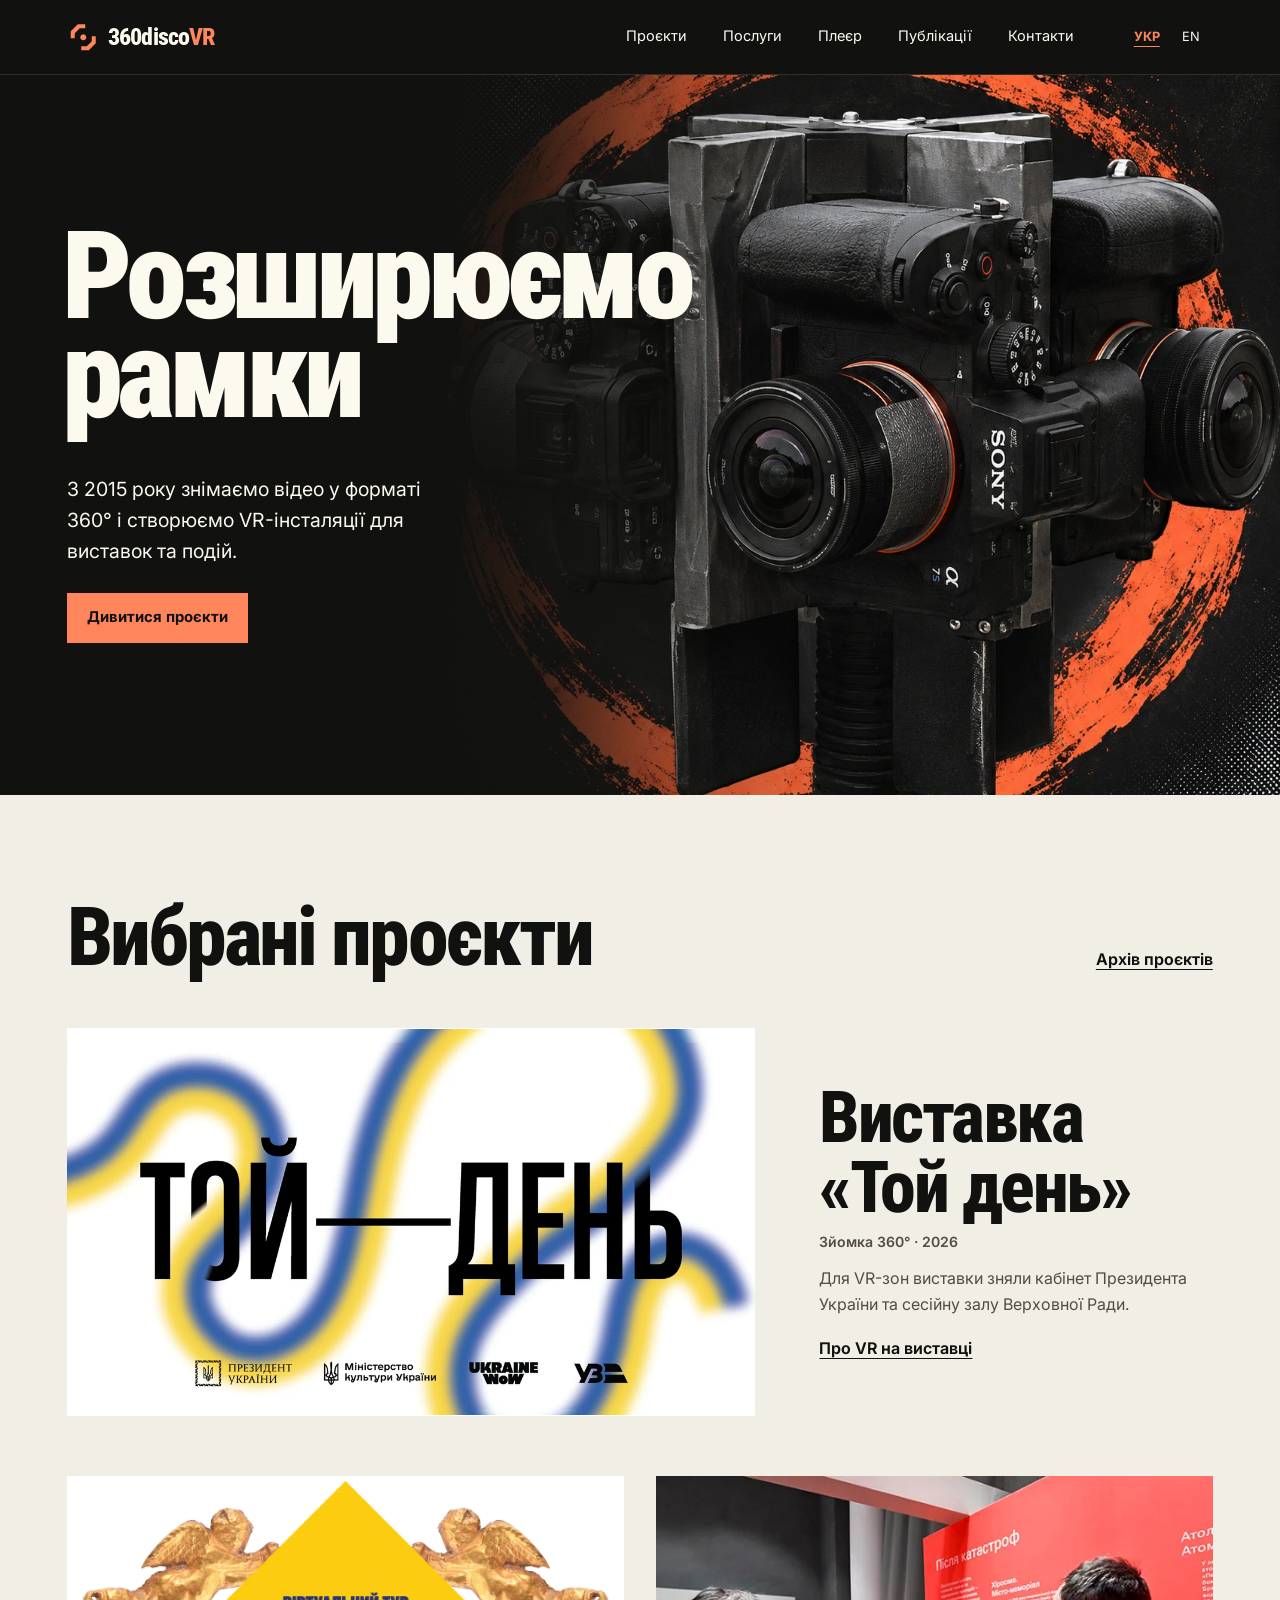
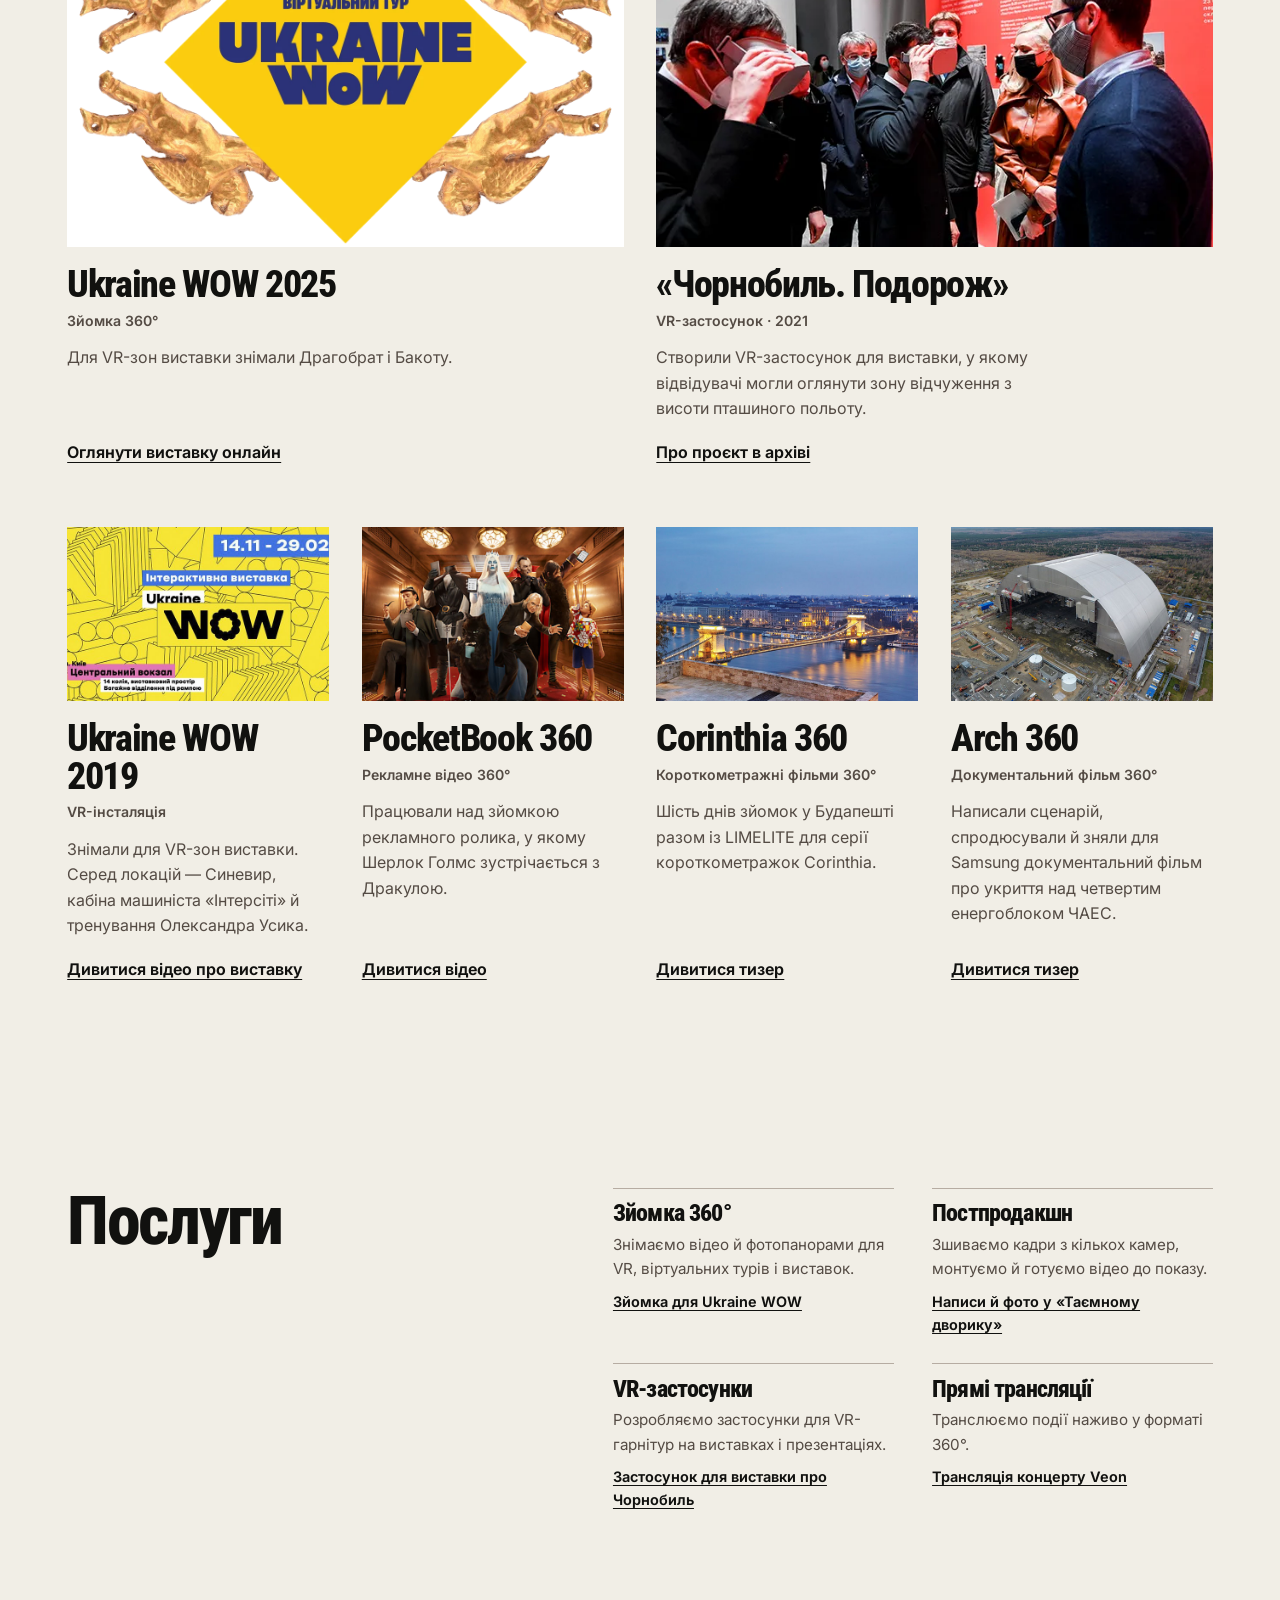
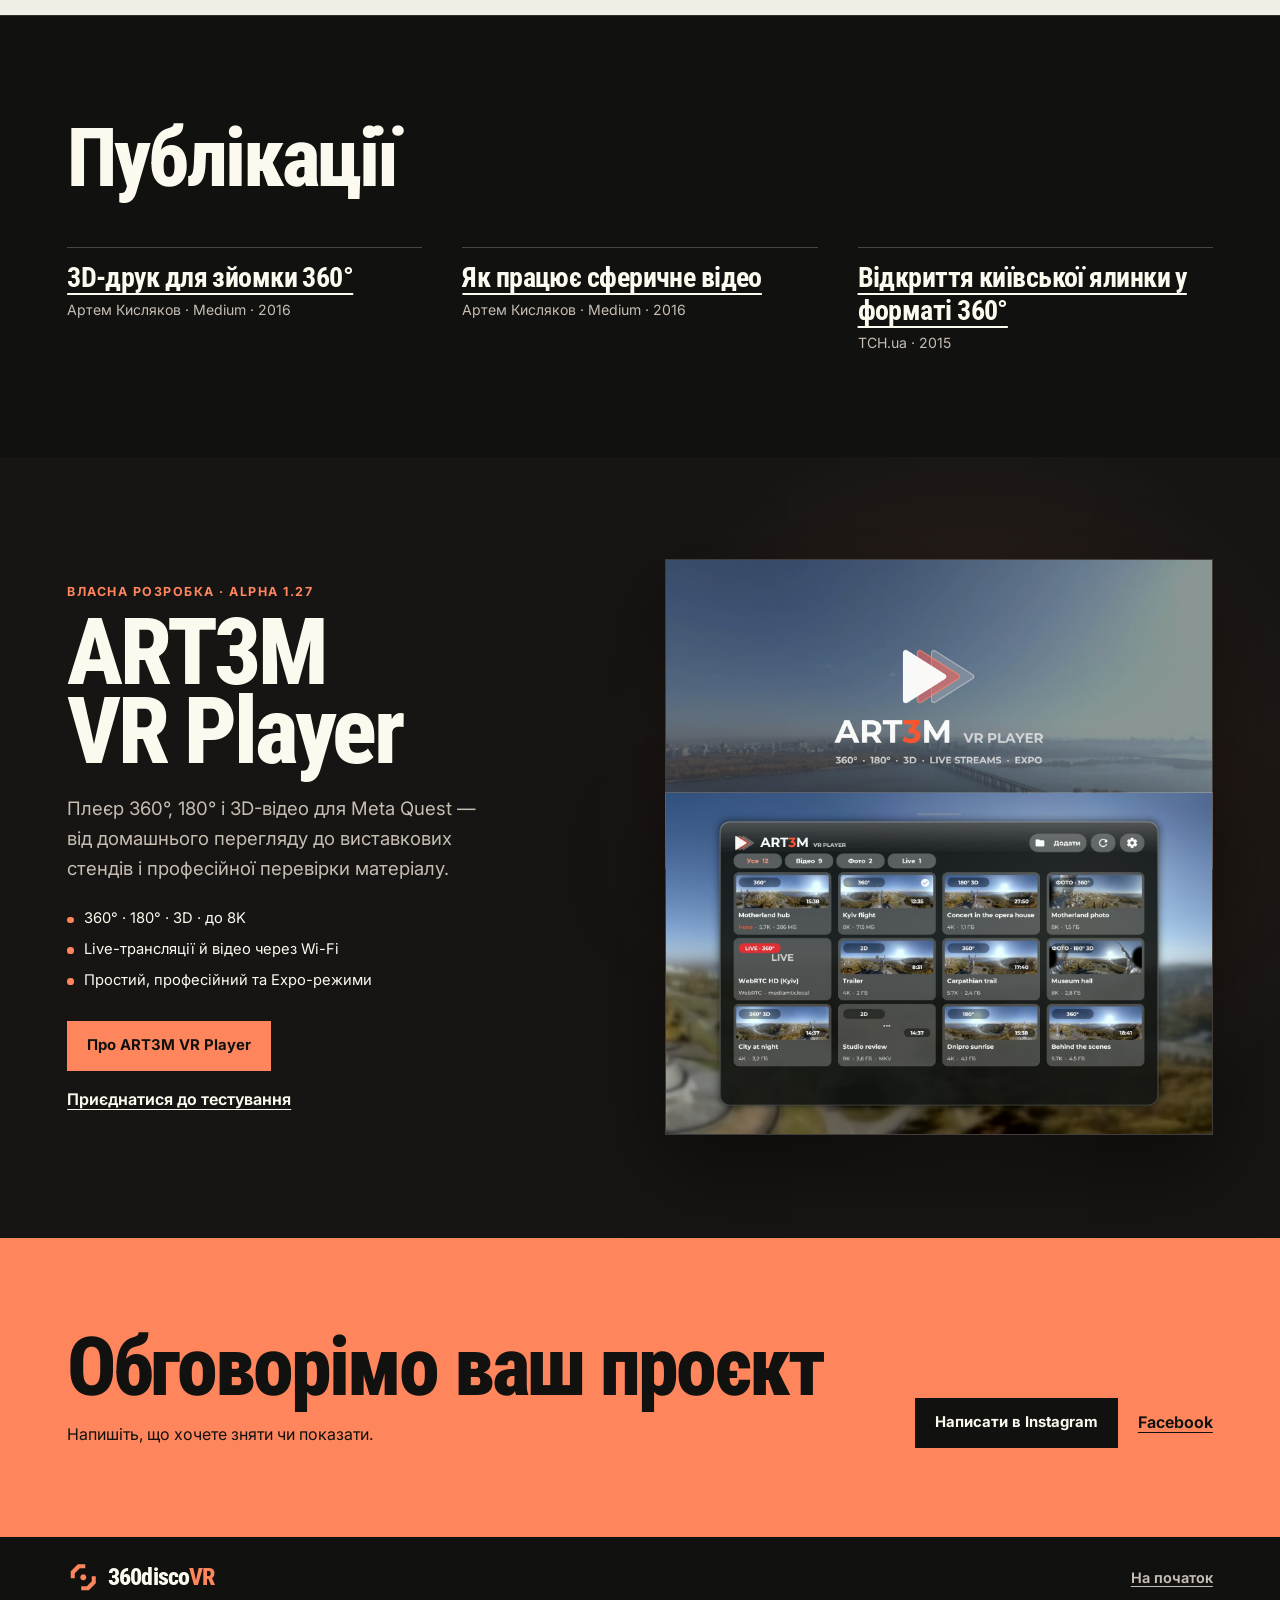
<file: index.html>
<!doctype html>
<html lang="uk">
<head>
  <meta charset="utf-8">
  <meta name="viewport" content="width=device-width, initial-scale=1">
  <meta name="theme-color" content="#11110f">
  <title>Зйомка 360°-відео, VR-інсталяції та трансляції | 360discoVR</title>
  <meta name="description" content="360discoVR знімає 360°-відео з 2015 року. Сферична зйомка, постпродакшн, VR-застосунки, віртуальні тури та прямі трансляції.">
  <link rel="canonical" href="https://360discovr.com/">
  <link rel="alternate" hreflang="uk" href="https://360discovr.com/">
  <link rel="alternate" hreflang="en" href="https://360discovr.com/index_en">
  <link rel="alternate" hreflang="x-default" href="https://360discovr.com/">
  <meta property="og:type" content="website">
  <meta property="og:site_name" content="360discoVR">
  <meta property="og:title" content="Зйомка 360°-відео, VR-інсталяції та трансляції | 360discoVR">
  <meta property="og:description" content="360discoVR знімає 360°-відео з 2015 року. Сферична зйомка, постпродакшн, VR-застосунки, віртуальні тури та прямі трансляції.">
  <meta property="og:url" content="https://360discovr.com/">
  <meta property="og:locale" content="uk_UA">
  <meta property="og:locale:alternate" content="en_US">
  <meta property="og:image" content="https://360discovr.com/assets/hero-rig.jpg">
  <meta property="og:image:width" content="1122">
  <meta property="og:image:height" content="1402">
  <meta property="og:image:alt" content="Багатокамерна установка для зйомки 360°">
  <meta name="twitter:card" content="summary">
  <script type="application/ld+json">
  {
    "@context": "https://schema.org",
    "@graph": [
      {
        "@type": "WebSite",
        "@id": "https://360discovr.com/#website",
        "url": "https://360discovr.com/",
        "name": "360discoVR",
        "inLanguage": [
          "uk",
          "en"
        ],
        "publisher": {
          "@id": "https://360discovr.com/#organization"
        }
      },
      {
        "@type": "Organization",
        "@id": "https://360discovr.com/#organization",
        "name": "360discoVR",
        "url": "https://360discovr.com/",
        "logo": "https://360discovr.com/assets/frame-mark.png",
        "sameAs": [
          "https://www.facebook.com/360discovr",
          "https://www.instagram.com/360discovr/"
        ]
      }
    ]
  }
  </script>
  <link rel="icon" href="assets/frame-mark.png" type="image/png" sizes="64x64">
  <link rel="stylesheet" href="styles.css">
  <script src="site.js" defer></script>
</head>
<body id="top">
  <a class="skip" href="#main">До основного вмісту</a>
  <header class="site-header" id="header">
    <div class="wrap header-inner" id="page-wrapper">
      <a class="brand" href="#top" aria-label="360discoVR"><img class="brand-mark" src="assets/frame-mark.png" alt="" width="64" height="64"><span>360disco<span class="brand-accent">VR</span></span></a>
      <nav class="primary-nav" aria-label="Основна навігація">
        <a href="#work">Проєкти</a>
        <a href="#services">Послуги</a>
        <a href="#lab">Плеєр</a>
        <a href="#press">Публікації</a>
        <a href="#contact">Контакти</a>
      </nav>
      <nav class="languages" aria-label="Мова сайту">
        <span lang="uk" aria-label="Українська" aria-current="true">УКР</span>
        <a href="index_en" lang="en" hreflang="en" aria-label="English" data-language-switch>EN</a>
      </nav>
    </div>
  </header>
  <main id="main">
    <section class="hero" id="banner" aria-labelledby="hero-title">
      <div class="wrap hero-inner">
        <div class="hero-copy">
          <h1 id="hero-title">Розширюємо<br>рамки</h1>
          <p>З 2015 року знімаємо відео у форматі 360° і створюємо VR-інсталяції для виставок та подій.</p>
          <a class="button button-primary" href="#work">Дивитися проєкти</a>
        </div>
      </div>
      <div class="hero-media">
        <img src="assets/hero-rig.jpg" alt="Багатокамерна установка для зйомки 360°" width="1122" height="1402" fetchpriority="high">
      </div>
    </section>
    <section class="work" id="work" aria-labelledby="work-title">
      <div class="wrap">
        <div class="work-heading">
          <h2 id="work-title">Вибрані проєкти</h2>
          <a class="text-link" href="/timeline/">Архів проєктів</a>
        </div>
        <div class="work-grid" id="four">
          <article class="project project-featured project-poster" id="that-day">
            <div class="project-visual">
              <img src="assets/that-day.webp" alt="Афіша виставки «Той день»" width="1200" height="674" loading="lazy" decoding="async">
            </div>
            <div class="project-body">
              <h3>Виставка «Той день»</h3>
              <p class="project-type">Зйомка 360° · 2026</p>
              <p>Для VR-зон виставки зняли кабінет Президента України та сесійну залу Верховної Ради.</p>
              <a class="text-link" href="https://lvivoblrada.gov.ua/toy-den-komanda-ukraine-wow-pryvezla-z-kyyeva/">Про VR на виставці</a>
            </div>
          </article>
          <article class="project project-wide project-poster" id="ukraine-wow-2025">
            <div class="project-visual">
              <img src="assets/ukraine-wow-2025.webp" alt="Обкладинка віртуального туру Ukraine WOW" width="1200" height="788" loading="lazy" decoding="async">
            </div>
            <div class="project-body">
              <h3>Ukraine WOW 2025</h3>
              <p class="project-type">Зйомка 360°</p>
              <p>Для VR-зон виставки знімали Драгобрат і Бакоту.</p>
              <a class="text-link" href="https://wow.emuseum.ua/">Оглянути виставку онлайн</a>
            </div>
          </article>
          <article class="project project-wide" id="chornobyl-journey">
            <div class="project-visual">
              <img src="timeline/img/ze.webp" alt="Відвідувачі у VR-гарнітурах на виставці «Чорнобиль. Подорож»" width="640" height="427" loading="lazy" decoding="async">
            </div>
            <div class="project-body">
              <h3>«Чорнобиль. Подорож»</h3>
              <p class="project-type">VR-застосунок · 2021</p>
              <p>Створили VR-застосунок для виставки, у якому відвідувачі могли оглянути зону відчуження з висоти пташиного польоту.</p>
              <a class="text-link" href="/timeline/#chornobyl-journey">Про проєкт в архіві</a>
            </div>
          </article>
          <article class="project" id="ukraine-wow-2019">
            <div class="project-visual">
              <img src="assets/ukraine-wow.jpg" alt="" loading="lazy" decoding="async">
            </div>
            <div class="project-body">
              <h3>Ukraine WOW 2019</h3>
              <p class="project-type">VR-інсталяція</p>
              <p>Знімали для VR-зон виставки. Серед локацій — Синевир, кабіна машиніста «Інтерсіті» й тренування Олександра Усика.</p>
              <a class="text-link" href="https://youtu.be/pH9osvwG40c">Дивитися відео про виставку</a>
            </div>
          </article>
          <article class="project">
            <div class="project-visual">
              <img src="assets/pocketbook.jpg" alt="" loading="lazy" decoding="async">
            </div>
            <div class="project-body">
              <h3>PocketBook 360</h3>
              <p class="project-type">Рекламне відео 360°</p>
              <p>Працювали над зйомкою рекламного ролика, у якому Шерлок Голмс зустрічається з Дракулою.</p>
              <a class="text-link" href="https://youtu.be/mjKu3R2jIFE">Дивитися відео</a>
            </div>
          </article>
          <article class="project">
            <div class="project-visual">
              <img src="assets/corinthia.jpg" alt="" loading="lazy" decoding="async">
            </div>
            <div class="project-body">
              <h3>Corinthia 360</h3>
              <p class="project-type">Короткометражні фільми 360°</p>
              <p>Шість днів зйомок у Будапешті разом із LIMELITE для серії короткометражок Corinthia.</p>
              <a class="text-link" href="https://vimeo.com/211934282" aria-label="Дивитися тизер Corinthia 360">Дивитися тизер</a>
            </div>
          </article>
          <article class="project">
            <div class="project-visual">
              <img src="assets/arch.jpg" alt="" loading="lazy" decoding="async">
            </div>
            <div class="project-body">
              <h3>Arch 360</h3>
              <p class="project-type">Документальний фільм 360°</p>
              <p>Написали сценарій, спродюсували й зняли для Samsung документальний фільм про укриття над четвертим енергоблоком ЧАЕС.</p>
              <a class="text-link" href="https://vimeo.com/208648472" aria-label="Дивитися тизер Arch 360">Дивитися тизер</a>
            </div>
          </article>
        </div>
      </div>
    </section>
    <section class="services" id="services" aria-labelledby="services-title">
      <div class="wrap services-inner" id="wrapper">
        <div class="services-heading">
          <h2 id="services-title">Послуги</h2>
        </div>
        <div class="service-grid">
          <article class="service" id="one"><h3>Зйомка 360°</h3><p>Знімаємо відео й фотопанорами для VR, віртуальних турів і виставок.</p><a class="text-link" href="#ukraine-wow-2025">Зйомка для Ukraine WOW</a></article>
          <article class="service" id="two"><h3>Постпродакшн</h3><p>Зшиваємо кадри з кількох камер, монтуємо й готуємо відео до показу.</p><a class="text-link" href="/timeline/#secret-courtyard">Написи й фото у «Таємному дворику»</a></article>
          <article class="service" id="three"><h3>VR-застосунки</h3><p>Розробляємо застосунки для VR-гарнітур на виставках і презентаціях.</p><a class="text-link" href="#chornobyl-journey">Застосунок для виставки про Чорнобиль</a></article>
          <article class="service"><h3>Прямі трансляції</h3><p>Транслюємо події наживо у форматі 360°.</p><a class="text-link" href="/timeline/#veon-live">Трансляція концерту Veon</a></article>
        </div>
      </div>
    </section>
    <section class="press" id="press" aria-labelledby="press-title">
      <div class="wrap">
        <h2 id="press-title">Публікації</h2>
        <ol class="press-list">
          <li class="press-item">
            <a class="press-title" href="https://medium.com/@artemkysliakov/%D1%8F%D0%BA-3d-%D0%B4%D1%80%D1%83%D0%BA-%D0%B4%D0%BE%D0%BF%D0%BE%D0%BC%D0%B0%D0%B3%D0%B0%D1%94-%D1%83-%D1%81%D1%82%D0%B2%D0%BE%D1%80%D0%B5%D0%BD%D0%BD%D1%96-%D0%B2%D1%96%D0%B4%D0%B5%D0%BE-360-dc0987d4b910" target="_blank" rel="noopener noreferrer">3D-друк для зйомки 360°</a>
            <p class="press-source">Артем Кисляков · Medium · <time datetime="2016-10-31">2016</time></p>
          </li>
          <li class="press-item">
            <a class="press-title" href="https://medium.com/@artemkysliakov/%D1%81%D1%84%D0%B5%D1%80%D0%B8%D1%87%D0%BD%D0%B5-%D0%B2%D1%96%D0%B4%D0%B5%D0%BE-%D0%B2%D1%96%D0%B4%D0%B5%D0%BE-360-%D0%B4%D0%BB%D1%8F-%D1%87%D0%B0%D0%B9%D0%BD%D0%B8%D0%BA%D1%96%D0%B2-%D1%87%D0%B0%D1%81%D1%82%D0%B8%D0%BD%D0%B0-1-9d3493bd1aa" target="_blank" rel="noopener noreferrer">Як працює сферичне відео</a>
            <p class="press-source">Артем Кисляков · Medium · <time datetime="2016-08-31">2016</time></p>
          </li>
          <li class="press-item">
            <a class="press-title" href="https://tsn.ua/ukrayina/noviy-rik-na-vsi-360-tsn-ua-predstavlyaye-pershe-sferichne-video-vidkrittya-golovnoyi-yalinki-557645.html" target="_blank" rel="noopener noreferrer">Відкриття київської ялинки у форматі 360°</a>
            <p class="press-source">ТСН.ua · <time datetime="2015-12-21">2015</time></p>
          </li>
        </ol>
      </div>
    </section>
    <section class="lab" id="lab" aria-labelledby="lab-title">
      <div class="wrap player-showcase">
        <div class="player-copy">
          <p class="player-kicker">Власна розробка · Alpha 1.27</p>
          <h2 id="lab-title">ART3M<br>VR Player</h2>
          <p class="player-lead">Плеєр 360°, 180° і 3D-відео для Meta Quest — від домашнього перегляду до виставкових стендів і професійної перевірки матеріалу.</p>
          <ul class="player-facts" aria-label="Ключові можливості">
            <li>360° · 180° · 3D · до 8K</li>
            <li>Live-трансляції й відео через Wi-Fi</li>
            <li>Простий, професійний та Expo-режими</li>
          </ul>
          <div class="player-actions">
            <a class="button button-primary" href="/player/">Про ART3M VR Player</a>
            <a class="text-link" href="/player/#testers">Приєднатися до тестування</a>
          </div>
        </div>
        <div class="player-visual" aria-label="Екрани ART3M VR Player">
          <img class="player-cover" src="player/img/cover.jpg" alt="ART3M VR Player над панорамою Києва" width="1600" height="900" loading="lazy" decoding="async">
          <img class="player-screen" src="player/img/library_uk.jpg" alt="Бібліотека відео ART3M VR Player у шоломі" width="1600" height="1000" loading="lazy" decoding="async">
        </div>
      </div>
    </section>
    <section class="contact" id="contact" aria-labelledby="contact-title">
      <div class="wrap contact-inner" id="footer">
        <div>
          <h2 id="contact-title">Обговорімо ваш проєкт</h2>
          <p>Напишіть, що хочете зняти чи показати.</p>
        </div>
        <div class="contact-links">
          <a class="button button-dark" href="https://www.instagram.com/360discovr/">Написати в Instagram</a>
          <a class="text-link" href="https://www.facebook.com/360discovr">Facebook</a>
        </div>
      </div>
    </section>
  </main>
  <footer class="wrap footer">
    <a class="brand" href="#top" aria-label="360discoVR"><img class="brand-mark" src="assets/frame-mark.png" alt="" width="64" height="64"><span>360disco<span class="brand-accent">VR</span></span></a>
    <a class="text-link" href="#top">На початок</a>
  </footer>
</body>
</html>
</file>
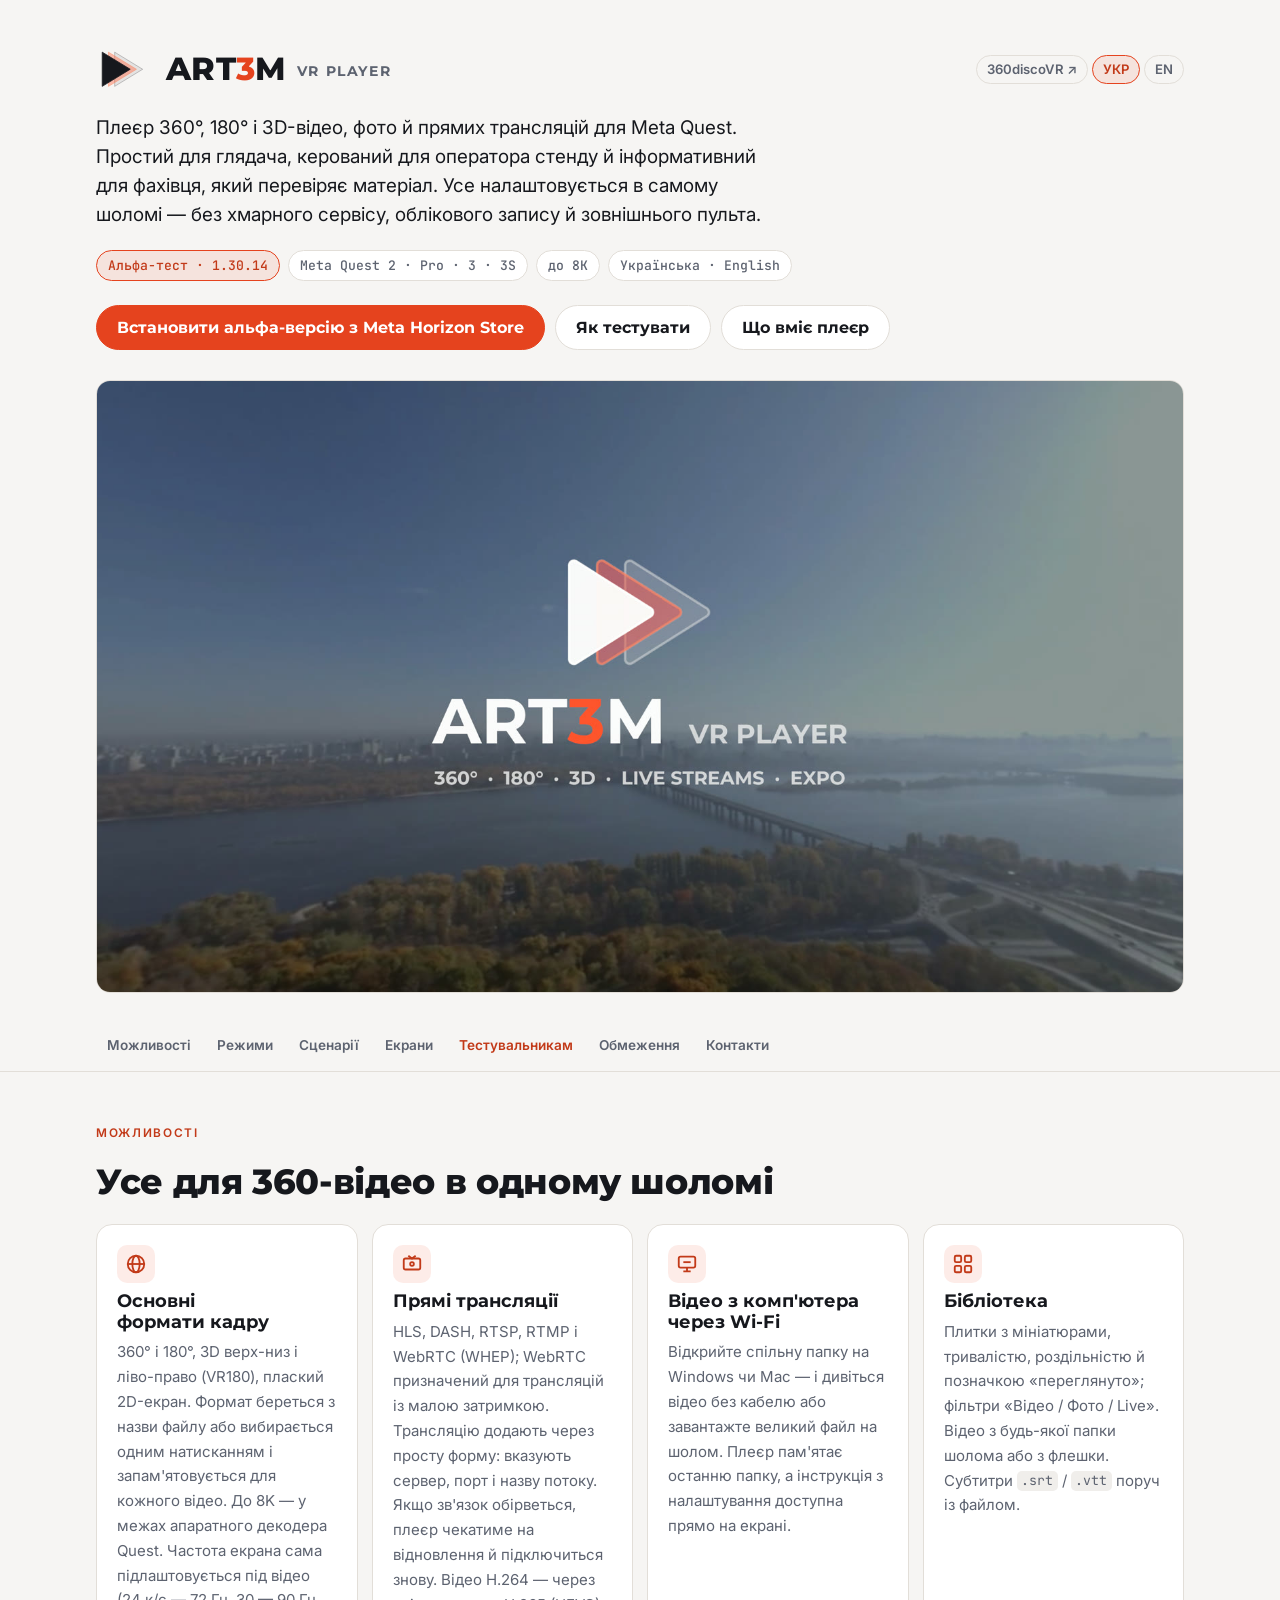
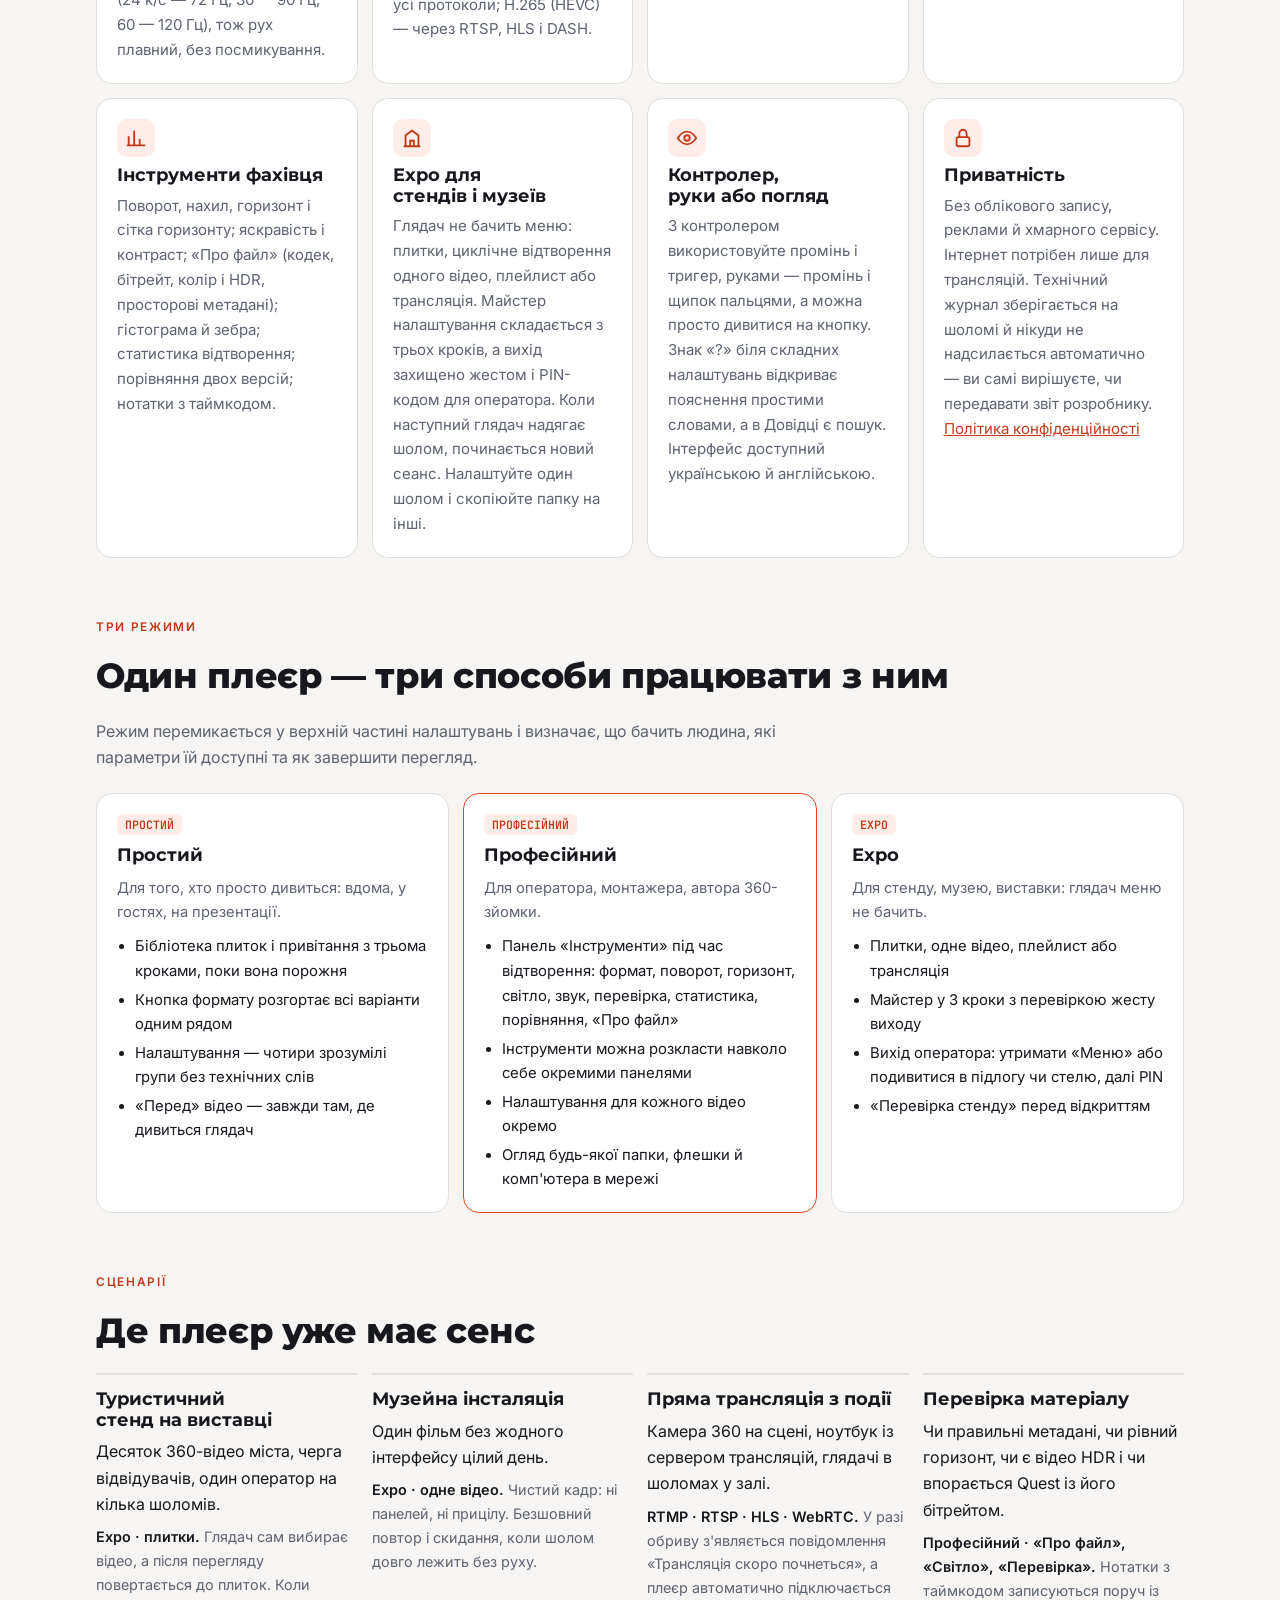
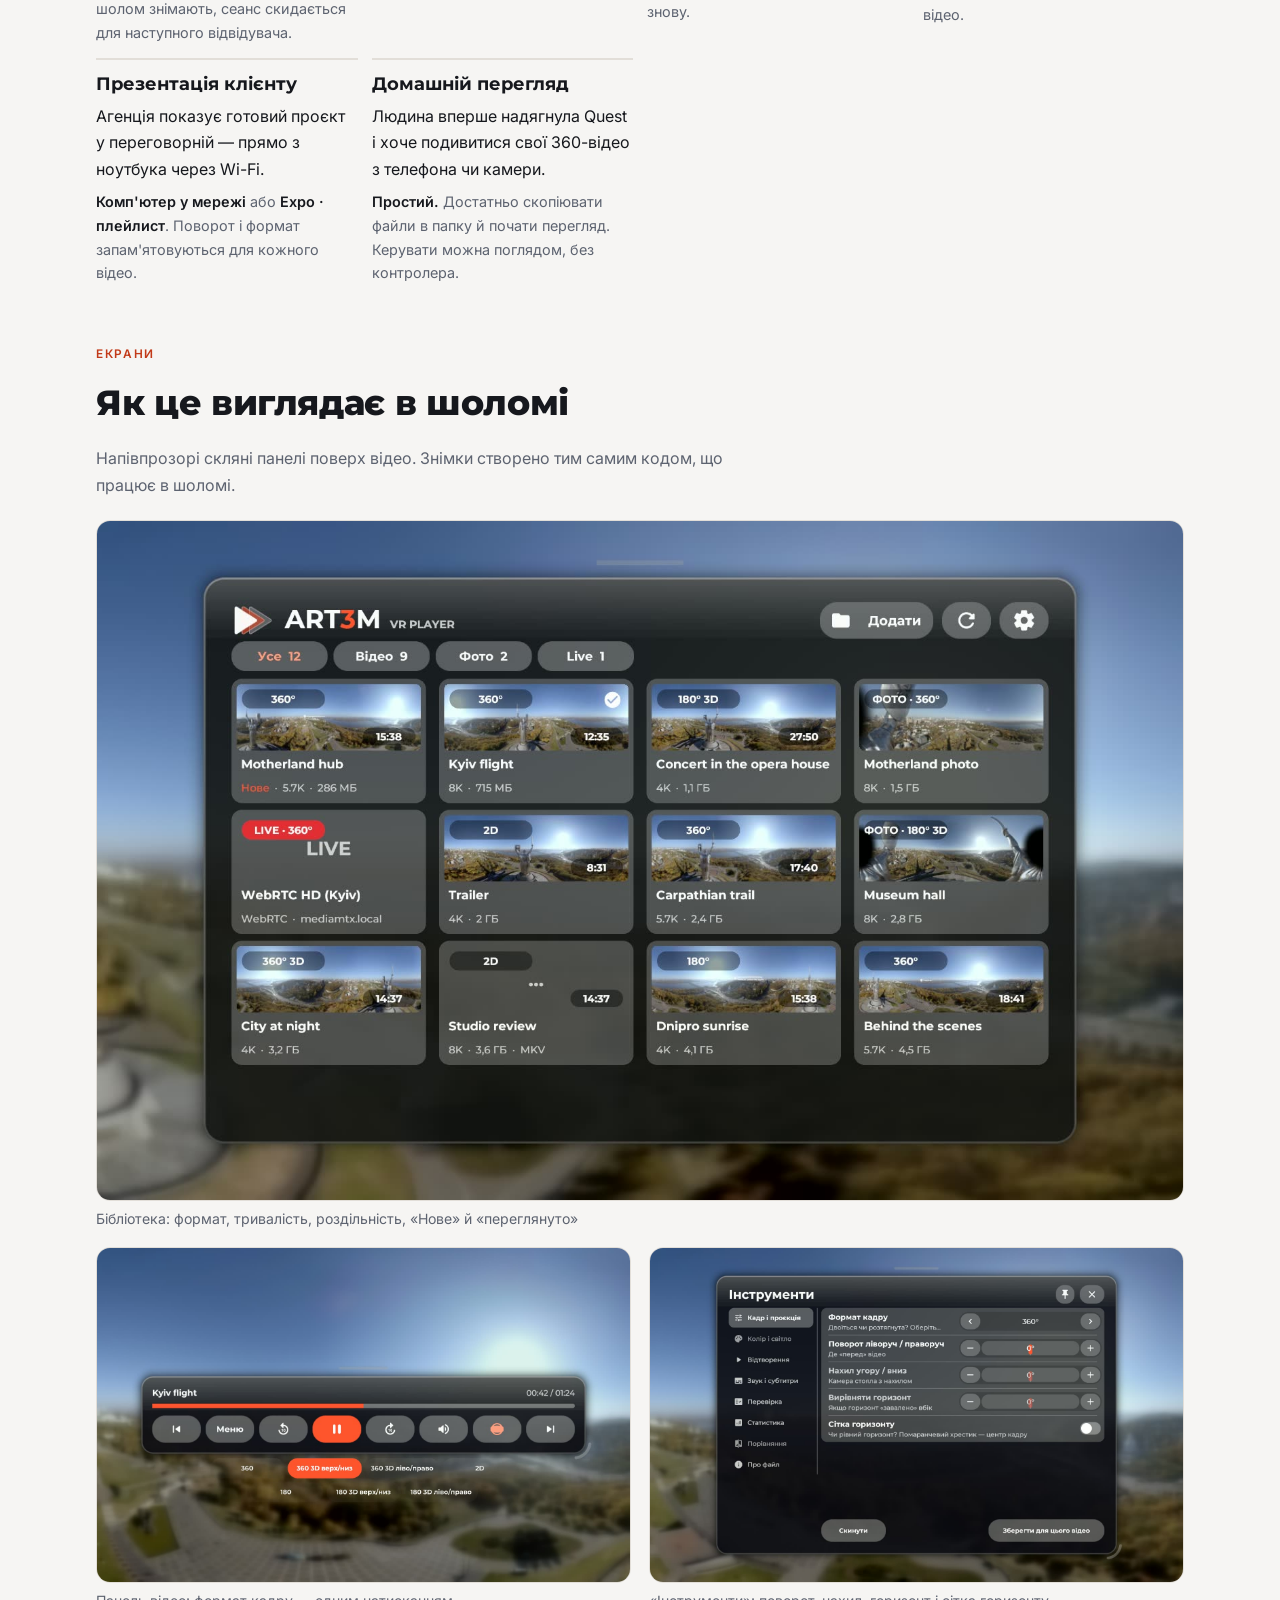
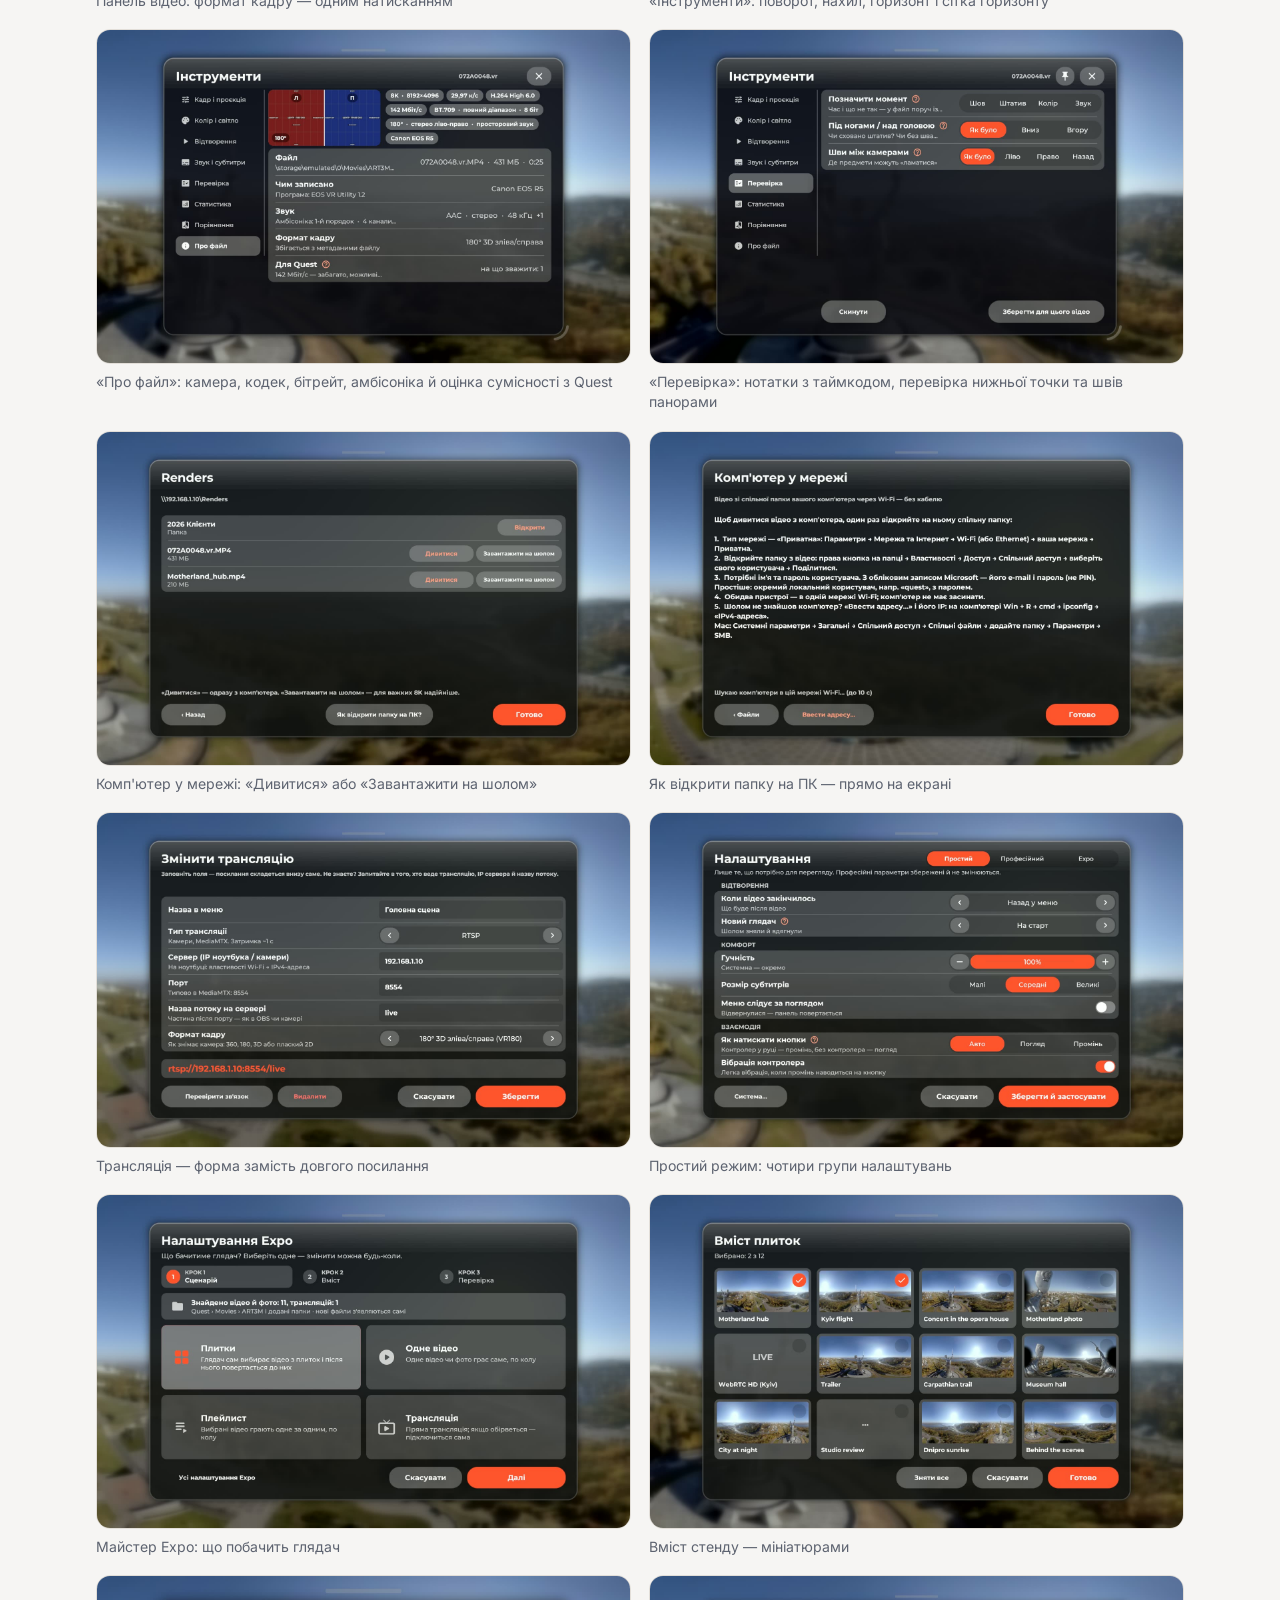
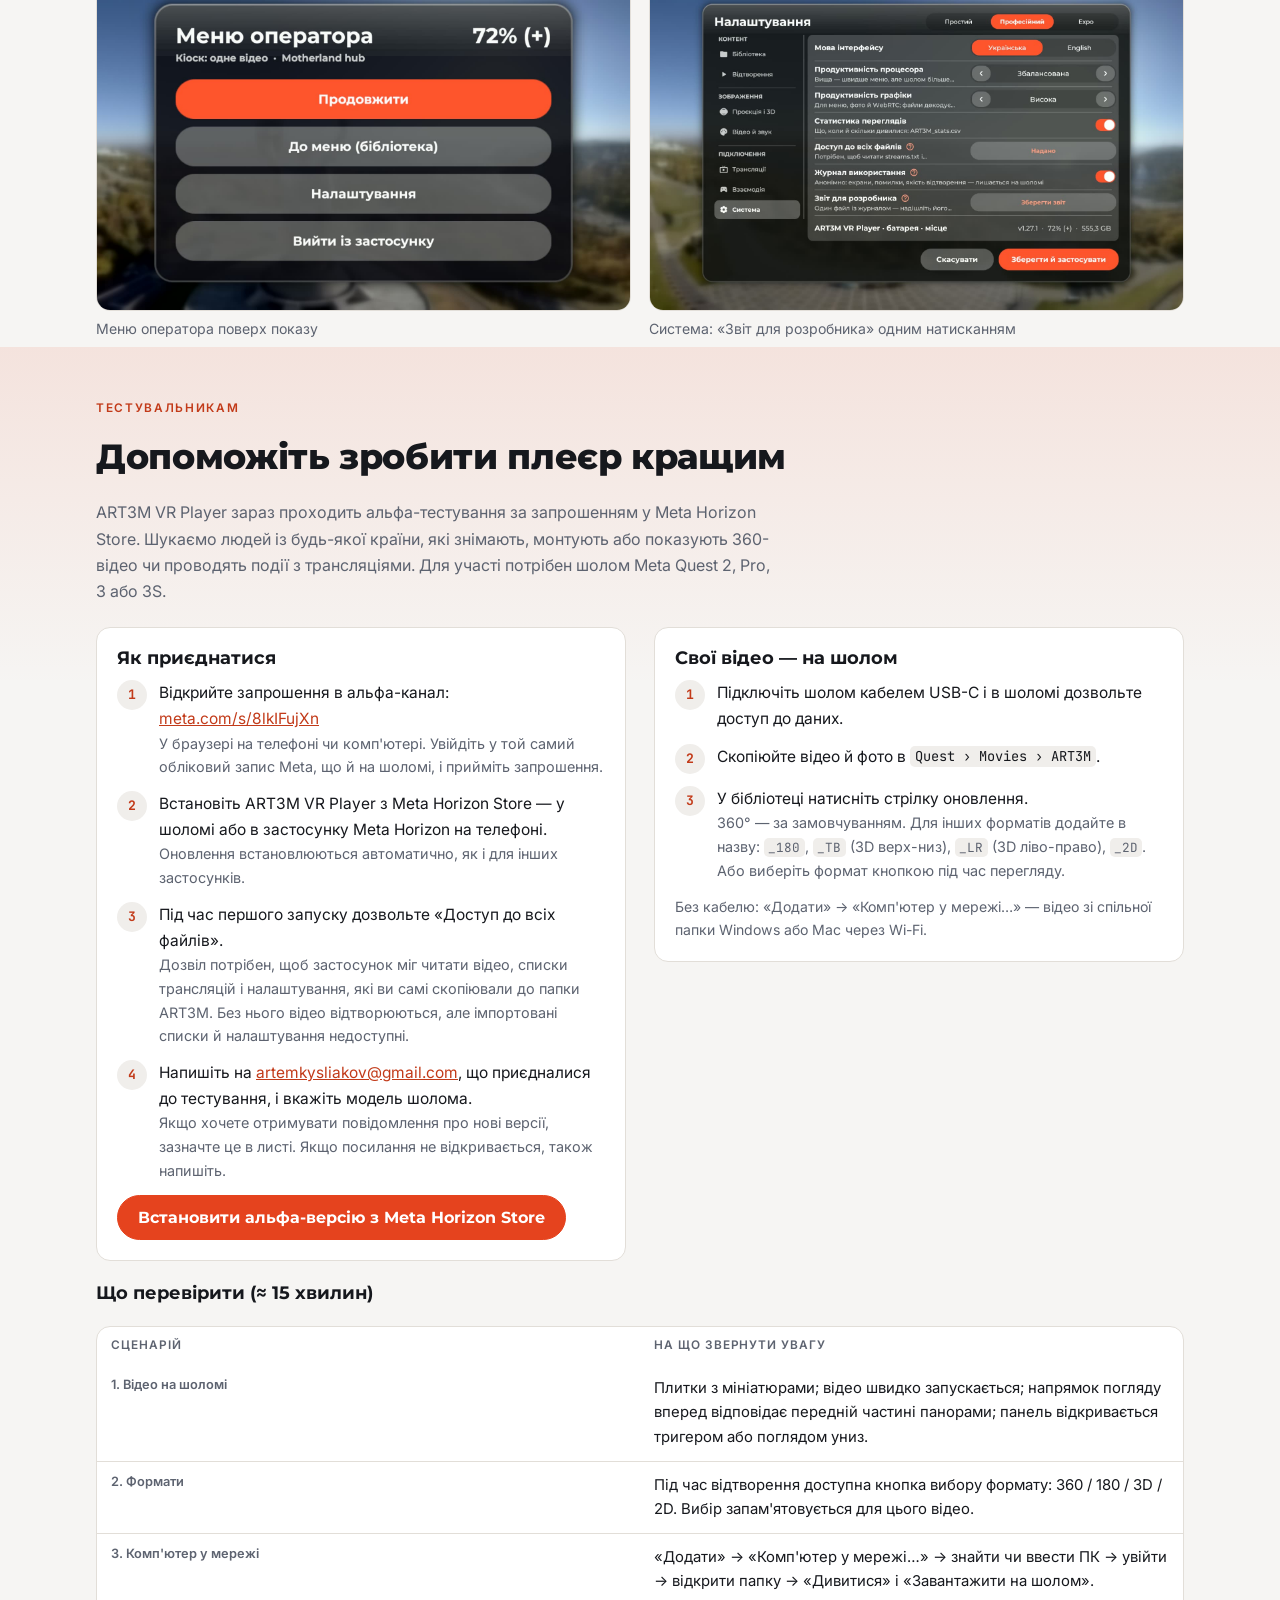
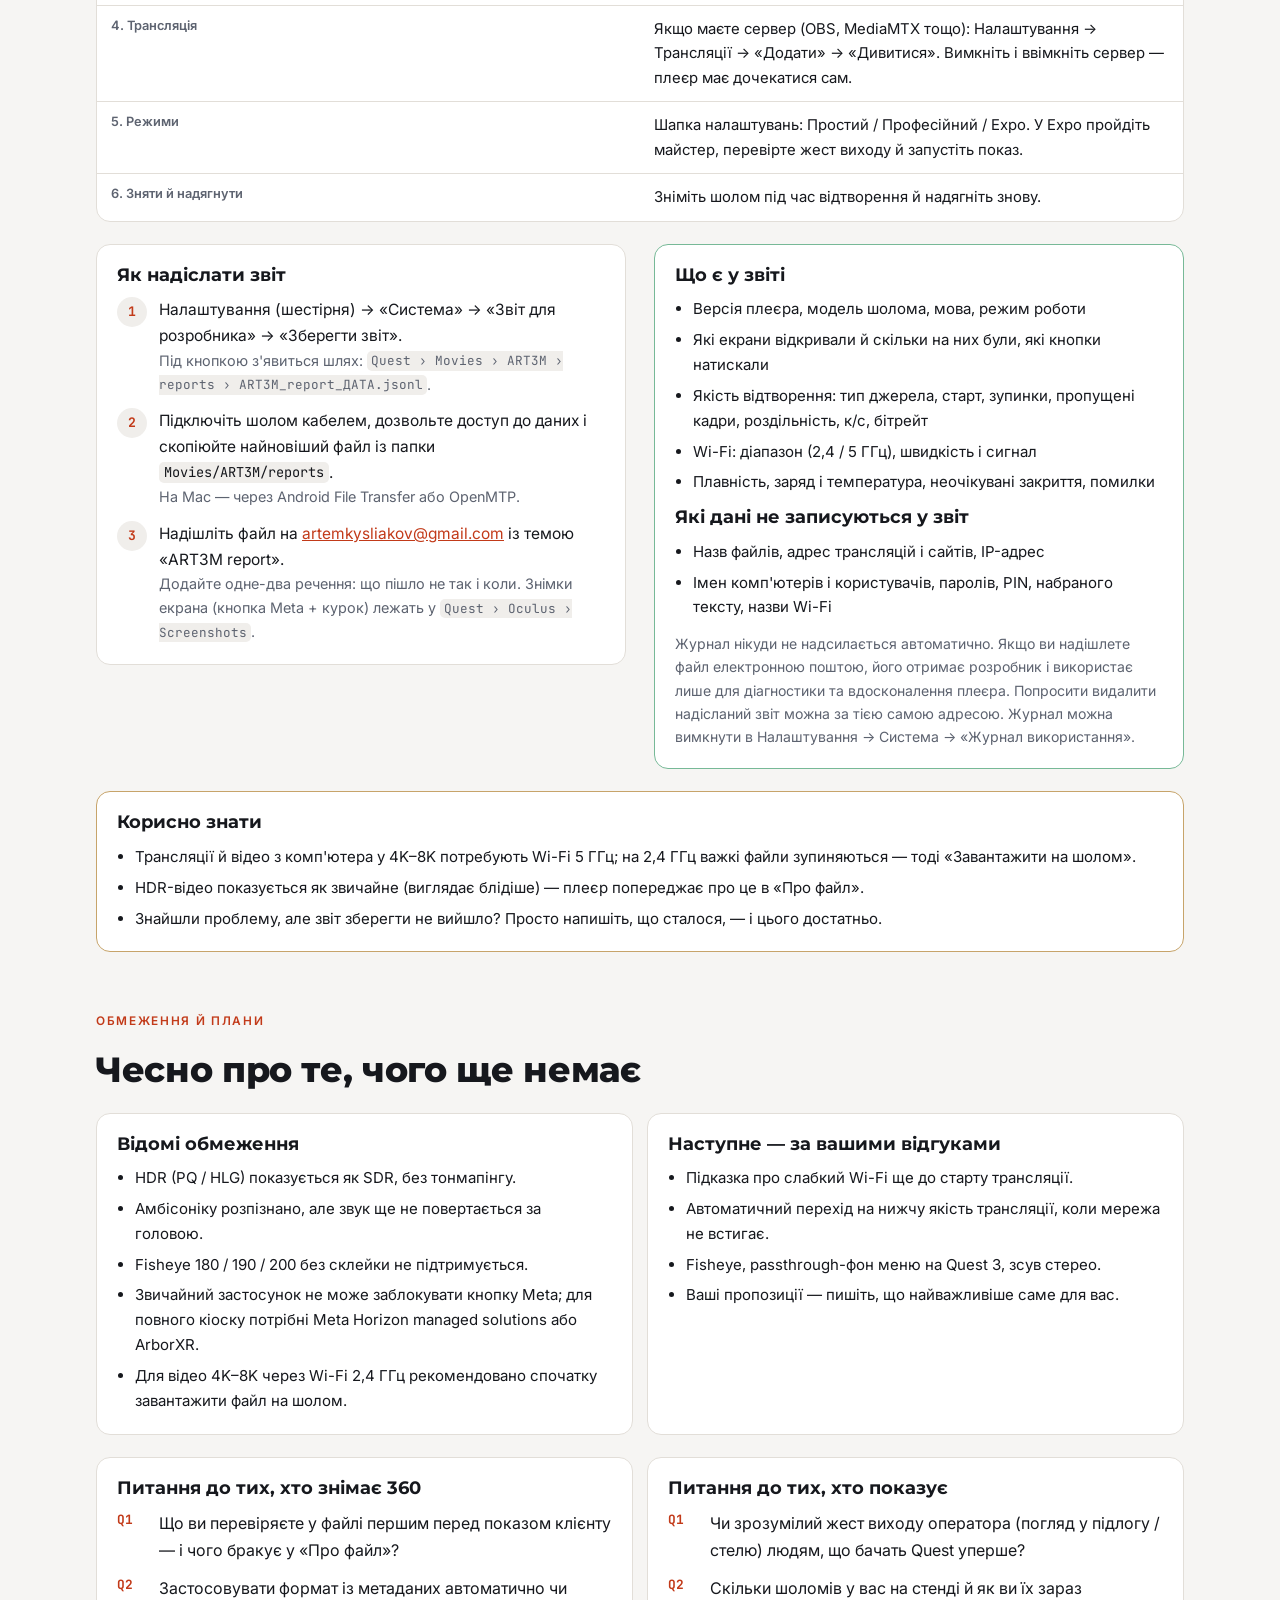
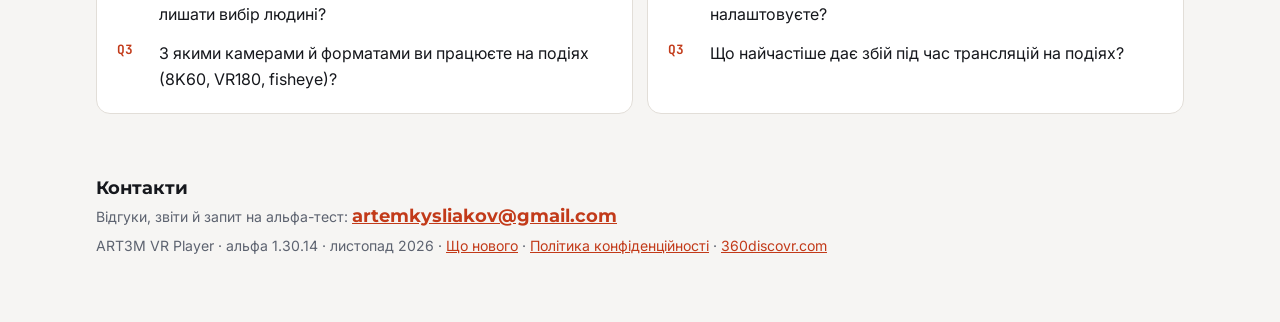
<file: player/index.html>
<!doctype html>
<html lang="uk">
<head>
<meta charset="utf-8">
<meta name="viewport" content="width=device-width,initial-scale=1,viewport-fit=cover">
<title>ART3M VR Player — плеєр 360° для Meta Quest</title>
<meta name="description" content="Плеєр 360°, 180° і 3D-відео, фото й прямих трансляцій для Meta Quest: простий для глядача, керований для стенду та інформативний для фахівця. Альфа-тест за запрошенням.">
<meta property="og:title" content="ART3M VR Player — плеєр 360° для Meta Quest">
<meta property="og:description" content="360°, 180°, 3D, прямі трансляції й відео з комп'ютера через Wi-Fi. Шукаємо тестувальників.">
<link rel="canonical" href="https://360discovr.com/player/">
<link rel="alternate" hreflang="uk" href="https://360discovr.com/player/">
<link rel="alternate" hreflang="en" href="https://360discovr.com/player/en/">
<link rel="alternate" hreflang="x-default" href="https://360discovr.com/player/">
<meta property="og:url" content="https://360discovr.com/player/">
<meta property="og:image" content="https://360discovr.com/player/img/cover.jpg">
<link rel="preconnect" href="https://fonts.googleapis.com">
<link rel="stylesheet" href="https://fonts.googleapis.com/css2?family=Montserrat:wght@600;700;800&family=Inter:wght@400;500;600&family=JetBrains+Mono:wght@500;700&display=swap">
<link rel="stylesheet" href="style.css">
</head>
<body>

<header class="hero">
  <div class="wrap">
    <div class="topbar">
      <a class="brand" href="/" aria-label="На головну 360discoVR">
        <svg viewBox="0 0 108 82" aria-hidden="true">
          <path d="M36 8 L90 41 L36 74 Z" fill="rgba(255,255,255,.10)" stroke="rgba(255,255,255,.30)" stroke-width="1.5" stroke-linejoin="round"/>
          <path d="M24 8 L78 41 L24 74 Z" fill="rgba(255,84,46,.38)" stroke="rgba(255,138,100,.65)" stroke-width="1.5" stroke-linejoin="round"/>
          <path d="M12 8 L66 41 L12 74 Z" fill="rgba(255,255,255,.94)" stroke="#fff" stroke-width="1.5" stroke-linejoin="round"/>
        </svg>
        <div class="word">ART<b>3</b>M<small>VR PLAYER</small></div>
      </a>
      <nav class="lang" aria-label="Мова й навігація"><a href="/">360discoVR ↗</a><a href="./" aria-current="page">УКР</a><a href="en/" hreflang="en">EN</a></nav>
    </div>
    <h1 class="lead" style="font:inherit;font-size:1.18rem;line-height:1.55">Плеєр 360°, 180° і 3D-відео, фото й прямих трансляцій для Meta Quest. Простий для глядача, керований для оператора стенду й інформативний для фахівця, який перевіряє матеріал. Усе налаштовується в самому шоломі — без хмарного сервісу, облікового запису й зовнішнього пульта.</h1>
    <div class="facts">
      <a class="chip on" href="updates.html" title="Що нового">Альфа-тест · 1.30.14</a>
      <span class="chip">Meta Quest 2 · Pro · 3 · 3S</span>
      <span class="chip">до 8K</span>
      <span class="chip">Українська · English</span>
    </div>
    <div class="cta">
      <a class="btn primary" href="https://www.meta.com/s/8lkIFujXn" target="_blank" rel="noopener">Встановити альфа-версію з Meta Horizon Store</a>
      <a class="btn" href="#testers">Як тестувати</a>
      <a class="btn" href="#features">Що вміє плеєр</a>
    </div>
    <figure class="shot cover"><img src="img/cover.jpg" alt="ART3M VR Player: знак із трьох шарів Play над панорамою Києва й Дніпра" width="1600" height="900"></figure>
  </div>
</header>

<nav class="toc" aria-label="Розділи"><div class="wrap">
  <a href="#features">Можливості</a><a href="#modes">Режими</a><a href="#cases">Сценарії</a><a href="#screens">Екрани</a><a class="hl" href="#testers">Тестувальникам</a><a href="#limits">Обмеження</a><a href="#contact">Контакти</a>
</div></nav>

<main>
<section id="features"><div class="wrap">
  <span class="eyebrow">Можливості</span>
  <h2>Усе для 360-відео в одному шоломі</h2>
  <div class="features">
    <article class="feature">
      <div class="ico"><svg viewBox="0 0 24 24" fill="none" stroke="currentColor" stroke-width="2"><circle cx="12" cy="12" r="9"/><ellipse cx="12" cy="12" rx="4" ry="9"/><path d="M3 12h18"/></svg></div>
      <h3>Основні формати кадру</h3>
      <p>360° і 180°, 3D верх-низ і ліво-право (VR180), плаский 2D-екран. Формат береться з назви файлу або вибирається одним натисканням і запам'ятовується для кожного відео. До 8K — у межах апаратного декодера Quest. Частота екрана сама підлаштовується під відео (24 к/с — 72 Гц, 30 — 90 Гц, 60 — 120 Гц), тож рух плавний, без посмикування.</p>
    </article>
    <article class="feature">
      <div class="ico"><svg viewBox="0 0 24 24" fill="none" stroke="currentColor" stroke-width="2"><rect x="3" y="6" width="18" height="12" rx="2"/><path d="M8 3l4 3 4-3"/><circle cx="12" cy="12" r="2"/></svg></div>
      <h3>Прямі трансляції</h3>
      <p>HLS, DASH, RTSP, RTMP і WebRTC (WHEP); WebRTC призначений для трансляцій із малою затримкою. Трансляцію додають через просту форму: вказують сервер, порт і назву потоку. Якщо зв'язок обірветься, плеєр чекатиме на відновлення й підключиться знову. Відео H.264 — через усі протоколи; H.265 (HEVC) — через RTSP, HLS і DASH.</p>
    </article>
    <article class="feature">
      <div class="ico"><svg viewBox="0 0 24 24" fill="none" stroke="currentColor" stroke-width="2"><rect x="3" y="4" width="18" height="12" rx="2"/><path d="M8 20h8M12 16v4"/><path d="M8 10h8"/></svg></div>
      <h3>Відео з комп'ютера через Wi-Fi</h3>
      <p>Відкрийте спільну папку на Windows чи Mac — і дивіться відео без кабелю або завантажте великий файл на шолом. Плеєр пам'ятає останню папку, а інструкція з налаштування доступна прямо на екрані.</p>
    </article>
    <article class="feature">
      <div class="ico"><svg viewBox="0 0 24 24" fill="none" stroke="currentColor" stroke-width="2"><rect x="3" y="3" width="7" height="7" rx="1.5"/><rect x="14" y="3" width="7" height="7" rx="1.5"/><rect x="3" y="14" width="7" height="7" rx="1.5"/><rect x="14" y="14" width="7" height="7" rx="1.5"/></svg></div>
      <h3>Бібліотека</h3>
      <p>Плитки з мініатюрами, тривалістю, роздільністю й позначкою «переглянуто»; фільтри «Відео / Фото / Live». Відео з будь-якої папки шолома або з флешки. Субтитри <code>.srt</code> / <code>.vtt</code> поруч із файлом.</p>
    </article>
    <article class="feature">
      <div class="ico"><svg viewBox="0 0 24 24" fill="none" stroke="currentColor" stroke-width="2"><path d="M4 20V10M10 20V4M16 20v-7M22 20H2"/></svg></div>
      <h3>Інструменти фахівця</h3>
      <p>Поворот, нахил, горизонт і сітка горизонту; яскравість і контраст; «Про файл» (кодек, бітрейт, колір і HDR, просторові метадані); гістограма й зебра; статистика відтворення; порівняння двох версій; нотатки з таймкодом.</p>
    </article>
    <article class="feature">
      <div class="ico"><svg viewBox="0 0 24 24" fill="none" stroke="currentColor" stroke-width="2"><path d="M3 21h18M5 21V9l7-5 7 5v12"/><path d="M10 21v-6h4v6"/></svg></div>
      <h3>Expo для стендів і музеїв</h3>
      <p>Глядач не бачить меню: плитки, циклічне відтворення одного відео, плейлист або трансляція. Майстер налаштування складається з трьох кроків, а вихід захищено жестом і PIN-кодом для оператора. Коли наступний глядач надягає шолом, починається новий сеанс. Налаштуйте один шолом і скопіюйте папку на інші.</p>
    </article>
    <article class="feature">
      <div class="ico"><svg viewBox="0 0 24 24" fill="none" stroke="currentColor" stroke-width="2"><circle cx="12" cy="12" r="3"/><path d="M2 12s4-7 10-7 10 7 10 7-4 7-10 7S2 12 2 12z"/></svg></div>
      <h3>Контролер, руки або погляд</h3>
      <p>З контролером використовуйте промінь і тригер, руками — промінь і щипок пальцями, а можна просто дивитися на кнопку. Знак «?» біля складних налаштувань відкриває пояснення простими словами, а в Довідці є пошук. Інтерфейс доступний українською й англійською.</p>
    </article>
    <article class="feature">
      <div class="ico"><svg viewBox="0 0 24 24" fill="none" stroke="currentColor" stroke-width="2"><rect x="5" y="11" width="14" height="10" rx="2"/><path d="M8 11V7a4 4 0 0 1 8 0v4"/></svg></div>
      <h3>Приватність</h3>
      <p>Без облікового запису, реклами й хмарного сервісу. Інтернет потрібен лише для трансляцій. Технічний журнал зберігається на шоломі й нікуди не надсилається автоматично — ви самі вирішуєте, чи передавати звіт розробнику. <a href="privacy.html">Політика конфіденційності</a></p>
    </article>
  </div>
</div></section>

<section id="modes"><div class="wrap">
  <span class="eyebrow">Три режими</span>
  <h2>Один плеєр — три способи працювати з ним</h2>
  <p class="sub">Режим перемикається у верхній частині налаштувань і визначає, що бачить людина, які параметри їй доступні та як завершити перегляд.</p>
  <div class="modes">
    <article class="mode">
      <span class="tag">ПРОСТИЙ</span>
      <h3>Простий</h3>
      <p class="who">Для того, хто просто дивиться: вдома, у гостях, на презентації.</p>
      <ul>
        <li>Бібліотека плиток і привітання з трьома кроками, поки вона порожня</li>
        <li>Кнопка формату розгортає всі варіанти одним рядом</li>
        <li>Налаштування — чотири зрозумілі групи без технічних слів</li>
        <li>«Перед» відео — завжди там, де дивиться глядач</li>
      </ul>
    </article>
    <article class="mode pro">
      <span class="tag">ПРОФЕСІЙНИЙ</span>
      <h3>Професійний</h3>
      <p class="who">Для оператора, монтажера, автора 360-зйомки.</p>
      <ul>
        <li>Панель «Інструменти» під час відтворення: формат, поворот, горизонт, світло, звук, перевірка, статистика, порівняння, «Про файл»</li>
        <li>Інструменти можна розкласти навколо себе окремими панелями</li>
        <li>Налаштування для кожного відео окремо</li>
        <li>Огляд будь-якої папки, флешки й комп'ютера в мережі</li>
      </ul>
    </article>
    <article class="mode">
      <span class="tag">EXPO</span>
      <h3>Expo</h3>
      <p class="who">Для стенду, музею, виставки: глядач меню не бачить.</p>
      <ul>
        <li>Плитки, одне відео, плейлист або трансляція</li>
        <li>Майстер у 3 кроки з перевіркою жесту виходу</li>
        <li>Вихід оператора: утримати «Меню» або подивитися в підлогу чи стелю, далі PIN</li>
        <li>«Перевірка стенду» перед відкриттям</li>
      </ul>
    </article>
  </div>
</div></section>

<section id="cases"><div class="wrap">
  <span class="eyebrow">Сценарії</span>
  <h2>Де плеєр уже має сенс</h2>
  <div class="cases">
    <article class="case"><h3>Туристичний стенд на виставці</h3><p>Десяток 360-відео міста, черга відвідувачів, один оператор на кілька шоломів.</p><p class="how"><b>Expo · плитки.</b> Глядач сам вибирає відео, а після перегляду повертається до плиток. Коли шолом знімають, сеанс скидається для наступного відвідувача.</p></article>
    <article class="case"><h3>Музейна інсталяція</h3><p>Один фільм без жодного інтерфейсу цілий день.</p><p class="how"><b>Expo · одне відео.</b> Чистий кадр: ні панелей, ні прицілу. Безшовний повтор і скидання, коли шолом довго лежить без руху.</p></article>
    <article class="case"><h3>Пряма трансляція з події</h3><p>Камера 360 на сцені, ноутбук із сервером трансляцій, глядачі в шоломах у залі.</p><p class="how"><b>RTMP · RTSP · HLS · WebRTC.</b> У разі обриву з'являється повідомлення «Трансляція скоро почнеться», а плеєр автоматично підключається знову.</p></article>
    <article class="case"><h3>Перевірка матеріалу</h3><p>Чи правильні метадані, чи рівний горизонт, чи є відео HDR і чи впорається Quest із його бітрейтом.</p><p class="how"><b>Професійний · «Про файл», «Світло», «Перевірка».</b> Нотатки з таймкодом записуються поруч із відео.</p></article>
    <article class="case"><h3>Презентація клієнту</h3><p>Агенція показує готовий проєкт у переговорній — прямо з ноутбука через Wi-Fi.</p><p class="how"><b>Комп'ютер у мережі</b> або <b>Expo · плейлист</b>. Поворот і формат запам'ятовуються для кожного відео.</p></article>
    <article class="case"><h3>Домашній перегляд</h3><p>Людина вперше надягнула Quest і хоче подивитися свої 360-відео з телефона чи камери.</p><p class="how"><b>Простий.</b> Достатньо скопіювати файли в папку й почати перегляд. Керувати можна поглядом, без контролера.</p></article>
  </div>
</div></section>

<section id="screens"><div class="wrap">
  <span class="eyebrow">Екрани</span>
  <h2>Як це виглядає в шоломі</h2>
  <p class="sub">Напівпрозорі скляні панелі поверх відео. Знімки створено тим самим кодом, що працює в шоломі.</p>
  <div class="gallery">
    <figure class="shot wide"><img src="img/library_uk.jpg" alt="Бібліотека: плитки з мініатюрами, форматом, тривалістю й розміром" loading="lazy" width="1600" height="1000"><figcaption>Бібліотека: формат, тривалість, роздільність, «Нове» й «переглянуто»</figcaption></figure>
    <figure class="shot"><img src="img/controls_format_uk.jpg" alt="Панель відео й вибір формату кадру" loading="lazy" width="1600" height="1000"><figcaption>Панель відео: формат кадру — одним натисканням</figcaption></figure>
    <figure class="shot"><img src="img/advanced_1_uk.jpg" alt="Інструменти: формат, поворот, нахил, горизонт" loading="lazy" width="1600" height="1000"><figcaption>«Інструменти»: поворот, нахил, горизонт і сітка горизонту</figcaption></figure>
    <figure class="shot"><img src="img/advanced_4_uk.jpg" alt="Про файл: кодек, бітрейт, звук, формат" loading="lazy" width="1600" height="1000"><figcaption>«Про файл»: камера, кодек, бітрейт, амбісоніка й оцінка сумісності з Quest</figcaption></figure>
    <figure class="shot"><img src="img/advanced_5_uk.jpg" alt="Перевірка: нотатки й стрибки погляду" loading="lazy" width="1600" height="1000"><figcaption>«Перевірка»: нотатки з таймкодом, перевірка нижньої точки та швів панорами</figcaption></figure>
    <figure class="shot"><img src="img/network_folder_uk.jpg" alt="Спільна папка на комп'ютері" loading="lazy" width="1600" height="1000"><figcaption>Комп'ютер у мережі: «Дивитися» або «Завантажити на шолом»</figcaption></figure>
    <figure class="shot"><img src="img/network_search_uk.jpg" alt="Інструкція зі спільного доступу до папки" loading="lazy" width="1600" height="1000"><figcaption>Як відкрити папку на ПК — прямо на екрані</figcaption></figure>
    <figure class="shot"><img src="img/streams_form_uk.jpg" alt="Форма трансляції" loading="lazy" width="1600" height="1000"><figcaption>Трансляція — форма замість довгого посилання</figcaption></figure>
    <figure class="shot"><img src="img/settings_simple_uk.jpg" alt="Налаштування Простого режиму" loading="lazy" width="1600" height="1000"><figcaption>Простий режим: чотири групи налаштувань</figcaption></figure>
    <figure class="shot"><img src="img/wizard_1_uk.jpg" alt="Майстер Expo, крок 1" loading="lazy" width="1600" height="1000"><figcaption>Майстер Expo: що побачить глядач</figcaption></figure>
    <figure class="shot"><img src="img/picker_uk.jpg" alt="Вибір вмісту Expo мініатюрами" loading="lazy" width="1600" height="1000"><figcaption>Вміст стенду — мініатюрами</figcaption></figure>
    <figure class="shot"><img src="img/operator_uk.jpg" alt="Меню оператора" loading="lazy" width="1600" height="1000"><figcaption>Меню оператора поверх показу</figcaption></figure>
    <figure class="shot"><img src="img/settings_7_uk.jpg" alt="Налаштування — Система, звіт для розробника" loading="lazy" width="1600" height="1000"><figcaption>Система: «Звіт для розробника» одним натисканням</figcaption></figure>
  </div>
</div></section>

<section id="testers" class="testers"><div class="wrap">
  <span class="eyebrow">Тестувальникам</span>
  <h2>Допоможіть зробити плеєр кращим</h2>
  <p class="sub">ART3M VR Player зараз проходить альфа-тестування за запрошенням у Meta Horizon Store. Шукаємо людей із будь-якої країни, які знімають, монтують або показують 360-відео чи проводять події з трансляціями. Для участі потрібен шолом Meta Quest 2, Pro, 3 або 3S.</p>

  <div class="two">
    <div class="box">
      <h3>Як приєднатися</h3>
      <ol class="steps">
        <li><span>Відкрийте запрошення в альфа-канал: <a href="https://www.meta.com/s/8lkIFujXn" target="_blank" rel="noopener">meta.com/s/8lkIFujXn</a><span class="t">У браузері на телефоні чи комп'ютері. Увійдіть у той самий обліковий запис Meta, що й на шоломі, і прийміть запрошення.</span></span></li>
        <li><span>Встановіть ART3M VR Player з Meta Horizon Store — у шоломі або в застосунку Meta Horizon на телефоні.<span class="t">Оновлення встановлюються автоматично, як і для інших застосунків.</span></span></li>
        <li><span>Під час першого запуску дозвольте «Доступ до всіх файлів».<span class="t">Дозвіл потрібен, щоб застосунок міг читати відео, списки трансляцій і налаштування, які ви самі скопіювали до папки ART3M. Без нього відео відтворюються, але імпортовані списки й налаштування недоступні.</span></span></li>
        <li><span>Напишіть на <a href="mailto:artemkysliakov@gmail.com?subject=ART3M%20Alpha">artemkysliakov@gmail.com</a>, що приєдналися до тестування, і вкажіть модель шолома.<span class="t">Якщо хочете отримувати повідомлення про нові версії, зазначте це в листі. Якщо посилання не відкривається, також напишіть.</span></span></li>
      </ol>
      <a class="btn primary" style="align-self:flex-start" href="https://www.meta.com/s/8lkIFujXn" target="_blank" rel="noopener">Встановити альфа-версію з Meta Horizon Store</a>
    </div>
    <div class="box">
      <h3>Свої відео — на шолом</h3>
      <ol class="steps">
        <li><span>Підключіть шолом кабелем USB-C і в шоломі дозвольте доступ до даних.</span></li>
        <li><span>Скопіюйте відео й фото в <code>Quest › Movies › ART3M</code>.</span></li>
        <li><span>У бібліотеці натисніть стрілку оновлення.<span class="t">360° — за замовчуванням. Для інших форматів додайте в назву: <code>_180</code>, <code>_TB</code> (3D верх-низ), <code>_LR</code> (3D ліво-право), <code>_2D</code>. Або виберіть формат кнопкою під час перегляду.</span></span></li>
      </ol>
      <p class="note">Без кабелю: «Додати» → «Комп'ютер у мережі…» — відео зі спільної папки Windows або Mac через Wi-Fi.</p>
    </div>
  </div>

  <h3>Що перевірити (≈ 15 хвилин)</h3>
  <div class="tablebox"><table class="spec">
    <thead><tr><th>Сценарій</th><th>На що звернути увагу</th></tr></thead>
    <tr><th>1. Відео на шоломі</th><td>Плитки з мініатюрами; відео швидко запускається; напрямок погляду вперед відповідає передній частині панорами; панель відкривається тригером або поглядом униз.</td></tr>
    <tr><th>2. Формати</th><td>Під час відтворення доступна кнопка вибору формату: 360 / 180 / 3D / 2D. Вибір запам'ятовується для цього відео.</td></tr>
    <tr><th>3. Комп'ютер у мережі</th><td>«Додати» → «Комп'ютер у мережі…» → знайти чи ввести ПК → увійти → відкрити папку → «Дивитися» і «Завантажити на шолом».</td></tr>
    <tr><th>4. Трансляція</th><td>Якщо маєте сервер (OBS, MediaMTX тощо): Налаштування → Трансляції → «Додати» → «Дивитися». Вимкніть і ввімкніть сервер — плеєр має дочекатися сам.</td></tr>
    <tr><th>5. Режими</th><td>Шапка налаштувань: Простий / Професійний / Expo. У Expo пройдіть майстер, перевірте жест виходу й запустіть показ.</td></tr>
    <tr><th>6. Зняти й надягнути</th><td>Зніміть шолом під час відтворення й надягніть знову.</td></tr>
  </table></div>

  <div class="two">
    <div class="box">
      <h3>Як надіслати звіт</h3>
      <ol class="steps">
        <li><span>Налаштування (шестірня) → «Система» → «Звіт для розробника» → «Зберегти звіт».<span class="t">Під кнопкою з'явиться шлях: <code>Quest › Movies › ART3M › reports › ART3M_report_ДАТА.jsonl</code>.</span></span></li>
        <li><span>Підключіть шолом кабелем, дозвольте доступ до даних і скопіюйте найновіший файл із папки <code>Movies/ART3M/reports</code>.<span class="t">На Mac — через Android File Transfer або OpenMTP.</span></span></li>
        <li><span>Надішліть файл на <a href="mailto:artemkysliakov@gmail.com?subject=ART3M%20report">artemkysliakov@gmail.com</a> із темою «ART3M report».<span class="t">Додайте одне-два речення: що пішло не так і коли. Знімки екрана (кнопка Meta + курок) лежать у <code>Quest › Oculus › Screenshots</code>.</span></span></li>
      </ol>
    </div>
    <div class="box ok">
      <h3>Що є у звіті</h3>
      <ul>
        <li>Версія плеєра, модель шолома, мова, режим роботи</li>
        <li>Які екрани відкривали й скільки на них були, які кнопки натискали</li>
        <li>Якість відтворення: тип джерела, старт, зупинки, пропущені кадри, роздільність, к/с, бітрейт</li>
        <li>Wi-Fi: діапазон (2,4 / 5 ГГц), швидкість і сигнал</li>
        <li>Плавність, заряд і температура, неочікувані закриття, помилки</li>
      </ul>
      <h3>Які дані не записуються у звіт</h3>
      <ul>
        <li>Назв файлів, адрес трансляцій і сайтів, IP-адрес</li>
        <li>Імен комп'ютерів і користувачів, паролів, PIN, набраного тексту, назви Wi-Fi</li>
      </ul>
      <p class="note">Журнал нікуди не надсилається автоматично. Якщо ви надішлете файл електронною поштою, його отримає розробник і використає лише для діагностики та вдосконалення плеєра. Попросити видалити надісланий звіт можна за тією самою адресою. Журнал можна вимкнути в Налаштування → Система → «Журнал використання».</p>
    </div>
  </div>

  <div class="box no">
    <h3>Корисно знати</h3>
    <ul>
      <li>Трансляції й відео з комп'ютера у 4K–8K потребують Wi-Fi 5 ГГц; на 2,4 ГГц важкі файли зупиняються — тоді «Завантажити на шолом».</li>
      <li>HDR-відео показується як звичайне (виглядає блідіше) — плеєр попереджає про це в «Про файл».</li>
      <li>Знайшли проблему, але звіт зберегти не вийшло? Просто напишіть, що сталося, — і цього достатньо.</li>
    </ul>
  </div>
</div></section>

<section id="limits"><div class="wrap">
  <span class="eyebrow">Обмеження й плани</span>
  <h2>Чесно про те, чого ще немає</h2>
  <div class="limits">
    <div class="box">
      <h3>Відомі обмеження</h3>
      <ul>
        <li>HDR (PQ / HLG) показується як SDR, без тонмапінгу.</li>
        <li>Амбісоніку розпізнано, але звук ще не повертається за головою.</li>
        <li>Fisheye 180 / 190 / 200 без склейки не підтримується.</li>
        <li>Звичайний застосунок не може заблокувати кнопку Meta; для повного кіоску потрібні Meta Horizon managed solutions або ArborXR.</li>
        <li>Для відео 4K–8K через Wi-Fi 2,4 ГГц рекомендовано спочатку завантажити файл на шолом.</li>
      </ul>
    </div>
    <div class="box">
      <h3>Наступне — за вашими відгуками</h3>
      <ul>
        <li>Підказка про слабкий Wi-Fi ще до старту трансляції.</li>
        <li>Автоматичний перехід на нижчу якість трансляції, коли мережа не встигає.</li>
        <li>Fisheye, passthrough-фон меню на Quest 3, зсув стерео.</li>
        <li>Ваші пропозиції — пишіть, що найважливіше саме для вас.</li>
      </ul>
    </div>
  </div>
  <div class="limits">
    <div class="box">
      <h3>Питання до тих, хто знімає 360</h3>
      <ol class="q">
        <li><span>Що ви перевіряєте у файлі першим перед показом клієнту — і чого бракує у «Про файл»?</span></li>
        <li><span>Застосовувати формат із метаданих автоматично чи лишати вибір людині?</span></li>
        <li><span>З якими камерами й форматами ви працюєте на подіях (8K60, VR180, fisheye)?</span></li>
      </ol>
    </div>
    <div class="box">
      <h3>Питання до тих, хто показує</h3>
      <ol class="q">
        <li><span>Чи зрозумілий жест виходу оператора (погляд у підлогу / стелю) людям, що бачать Quest уперше?</span></li>
        <li><span>Скільки шоломів у вас на стенді й як ви їх зараз налаштовуєте?</span></li>
        <li><span>Що найчастіше дає збій під час трансляцій на подіях?</span></li>
      </ol>
    </div>
  </div>
</div></section>
</main>

<footer id="contact"><div class="wrap">
  <h3 style="color:var(--fg)">Контакти</h3>
  <p>Відгуки, звіти й запит на альфа-тест: <a class="mail" href="mailto:artemkysliakov@gmail.com">artemkysliakov@gmail.com</a></p>
  <p>ART3M VR Player · альфа 1.30.14 · листопад 2026 · <a href="updates.html">Що нового</a> · <a href="privacy.html">Політика конфіденційності</a> · <a href="https://360discovr.com">360discovr.com</a></p>
</div></footer>
</body>
</html>
</file>
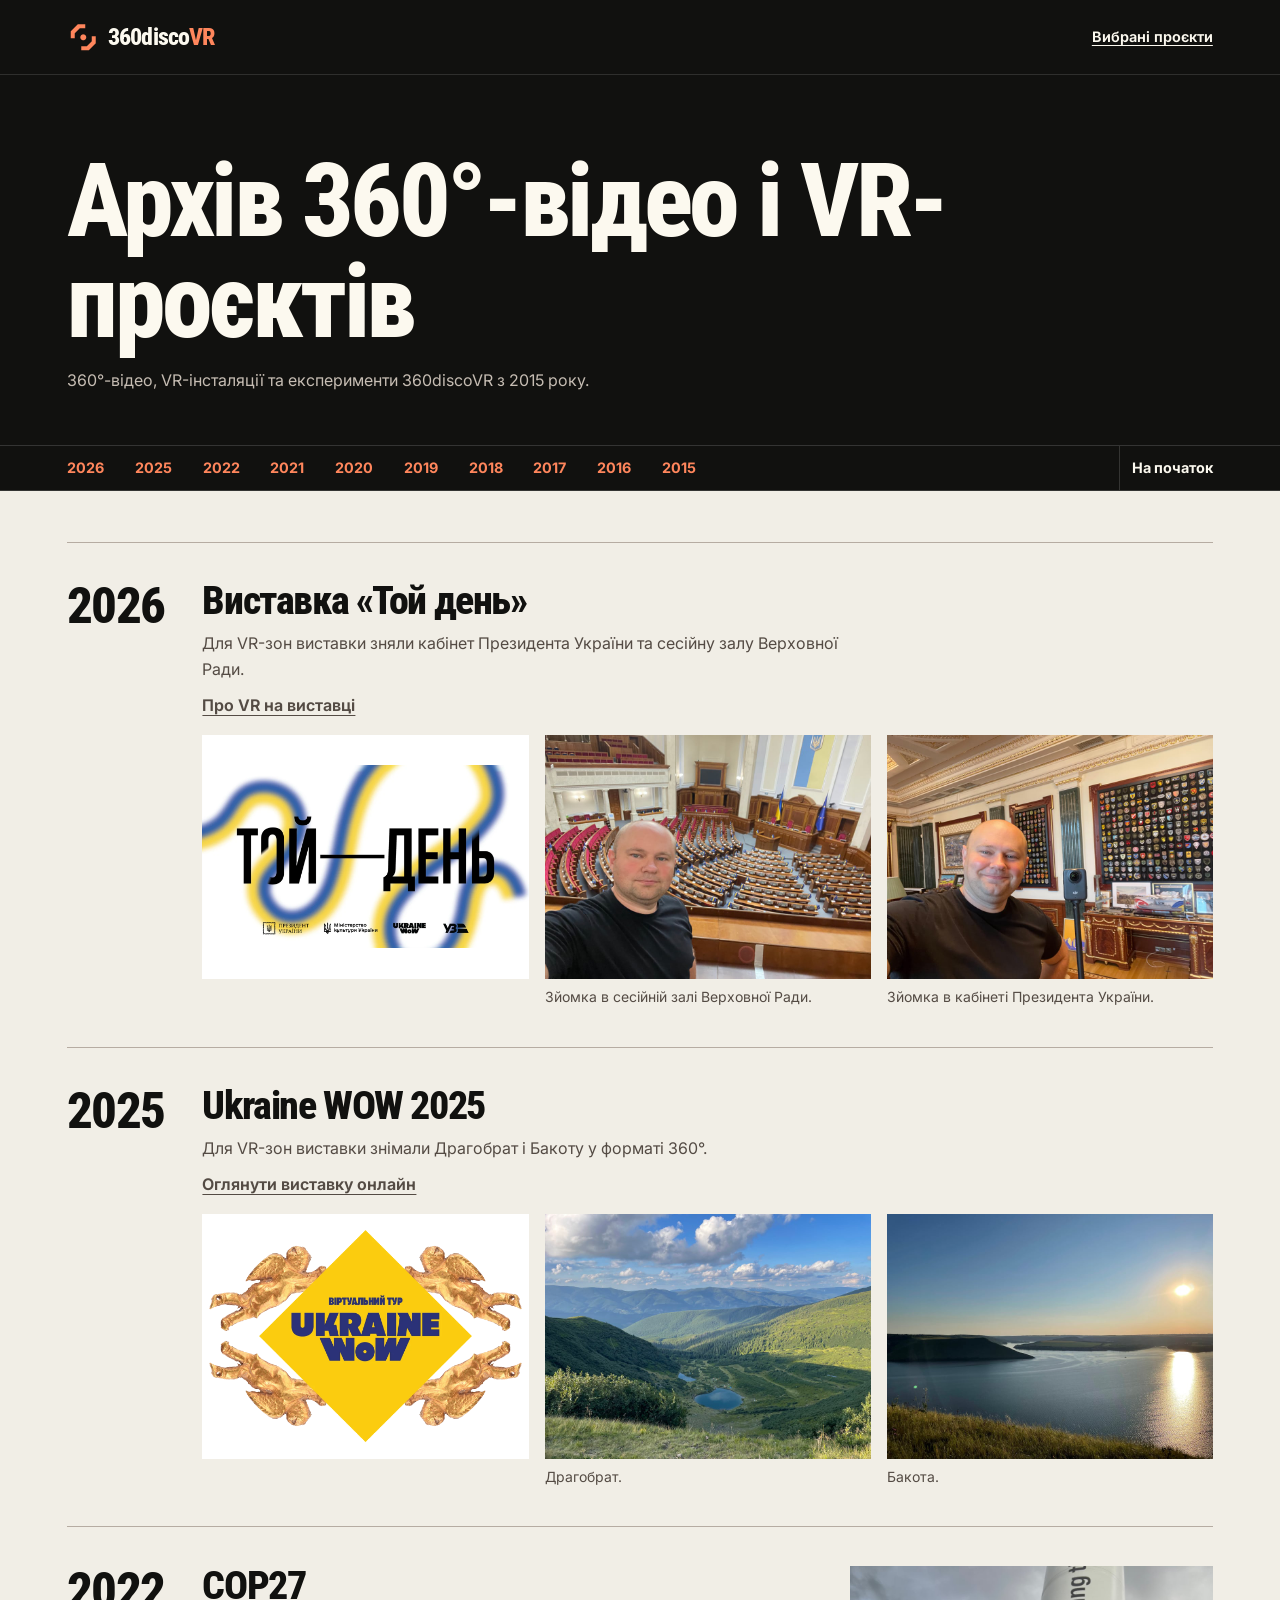
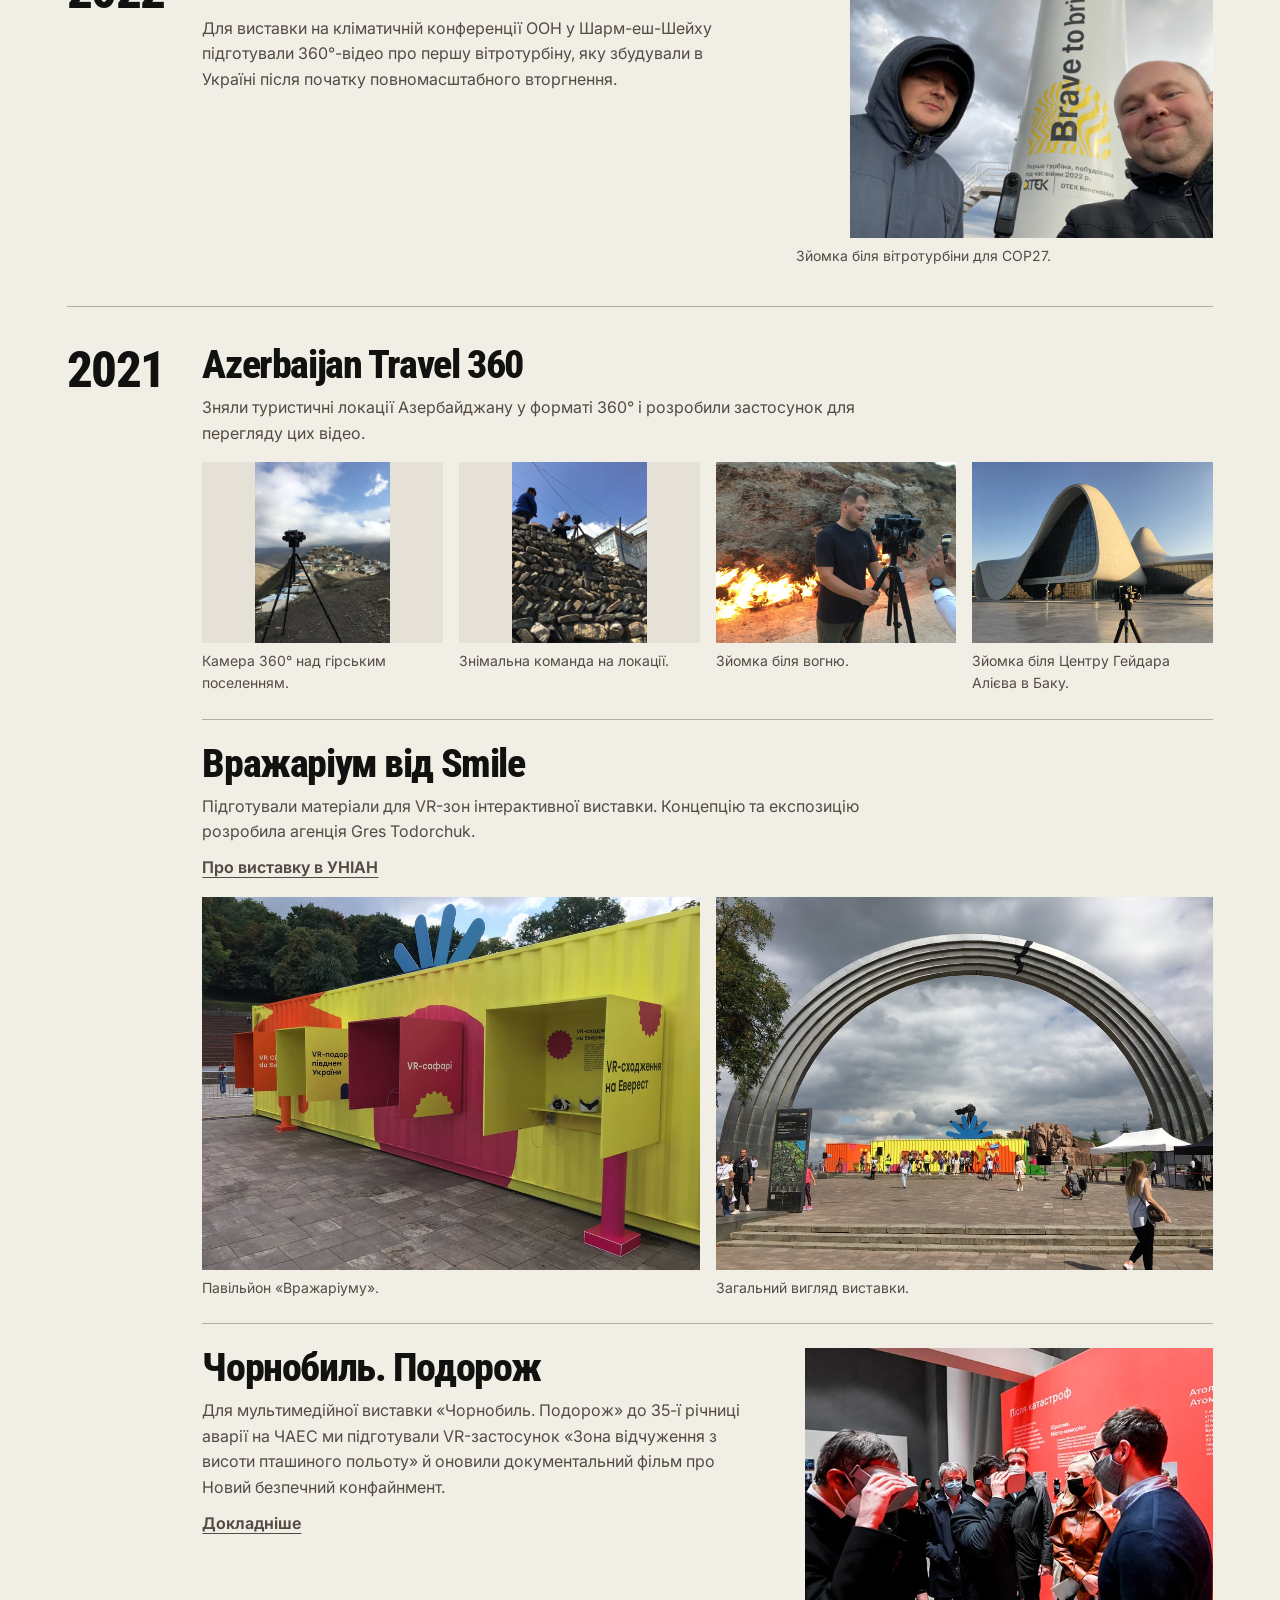
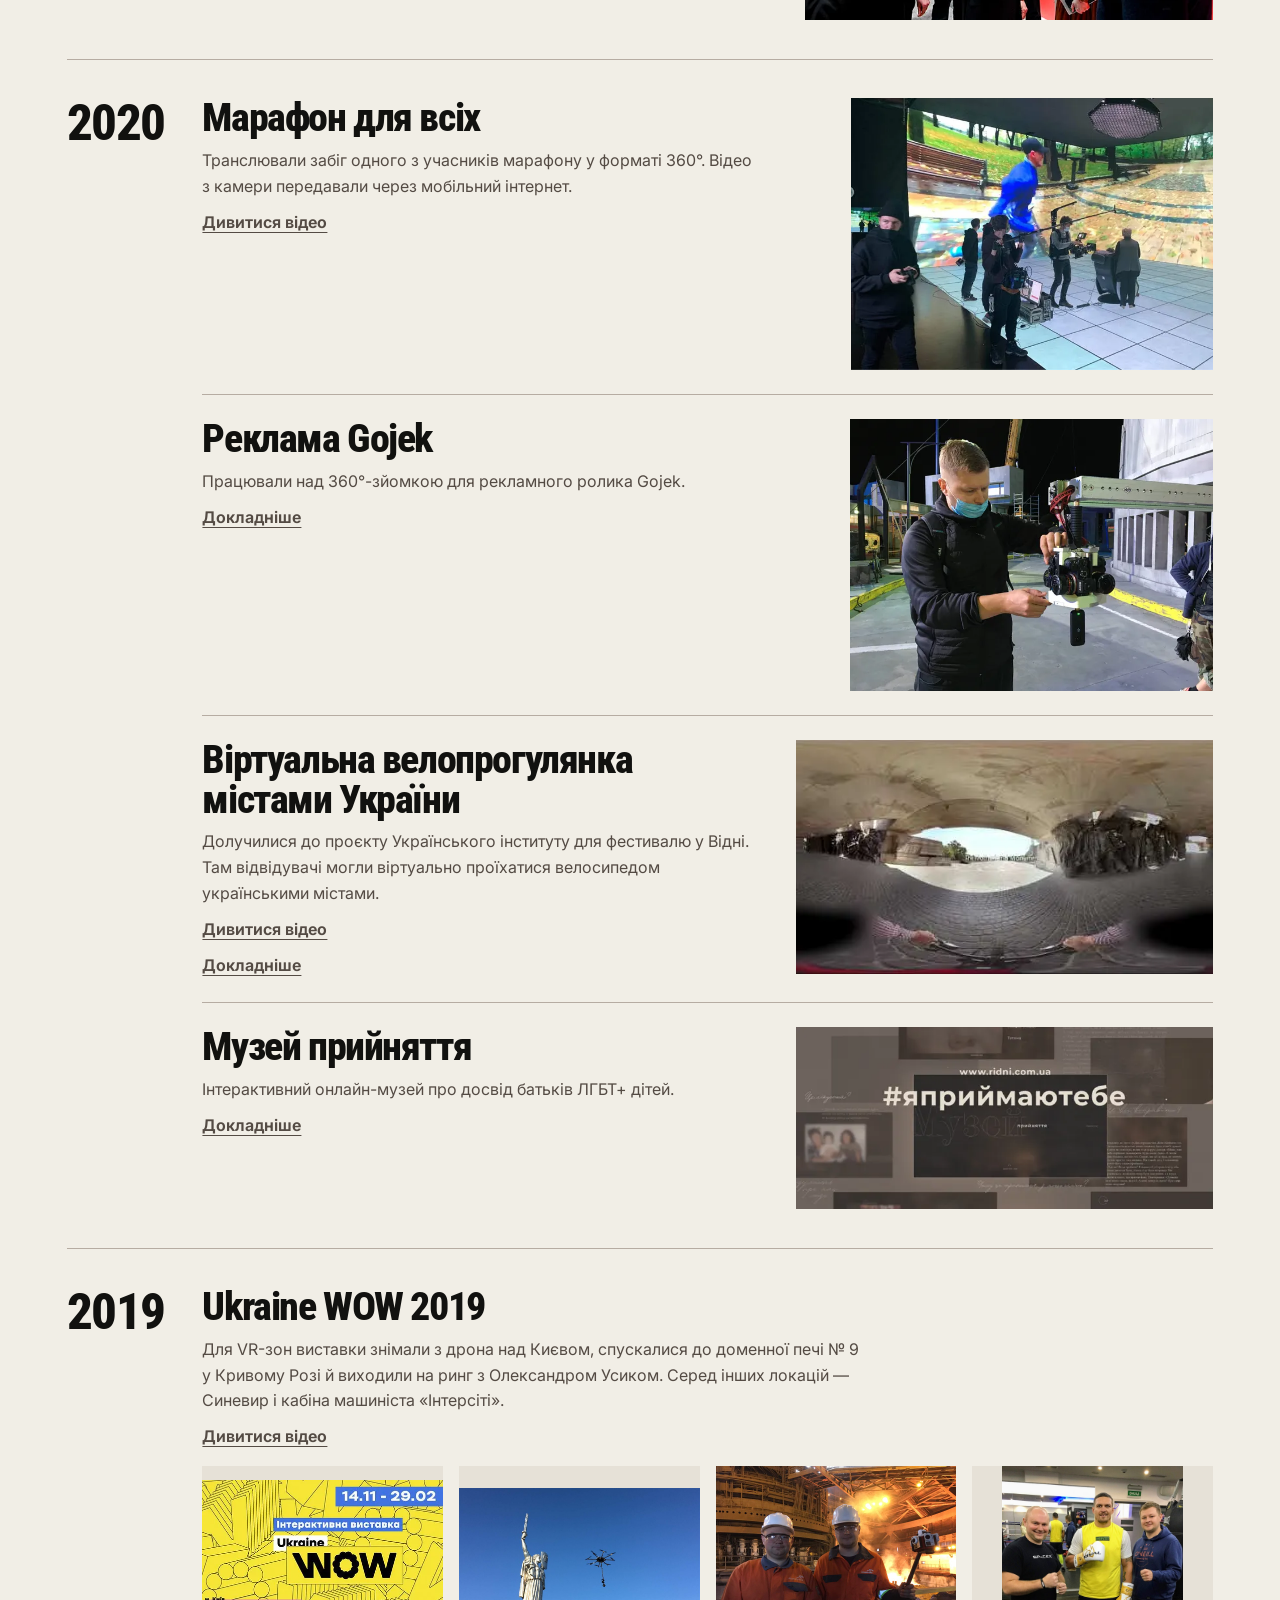
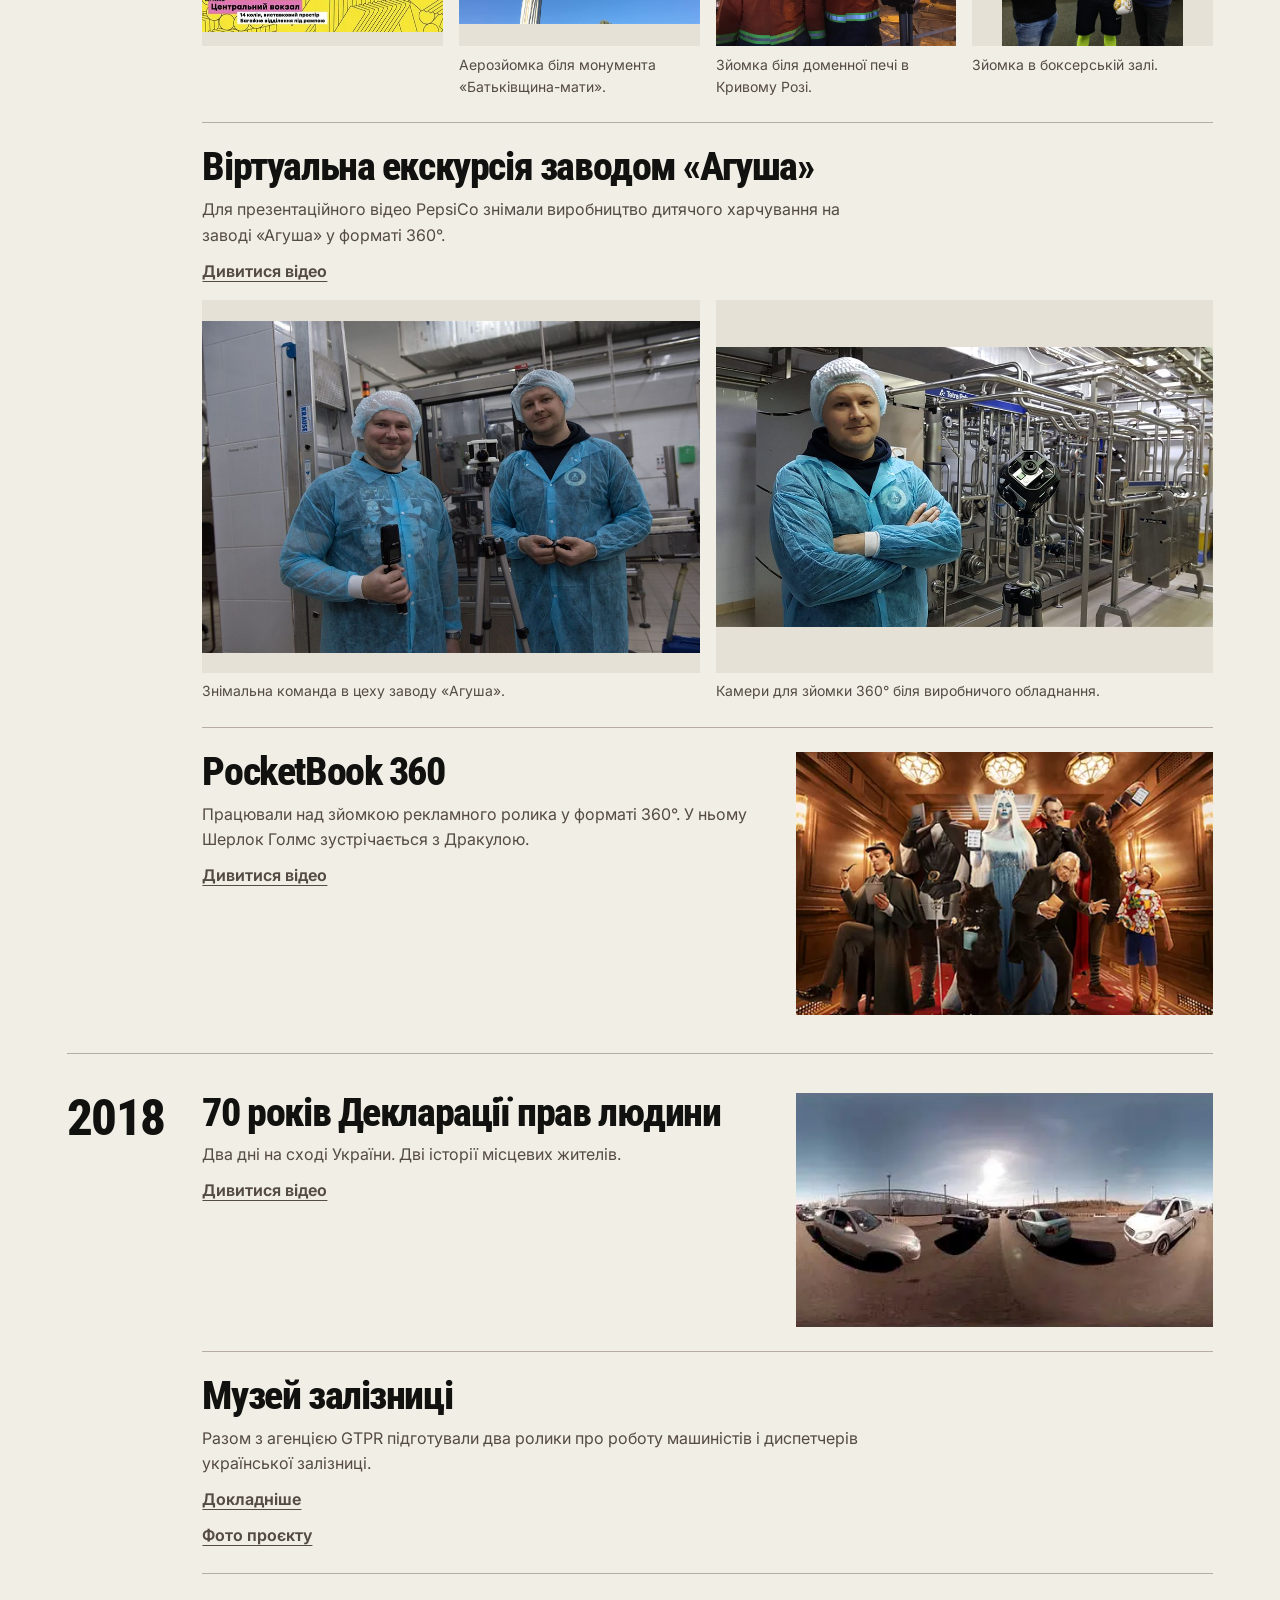
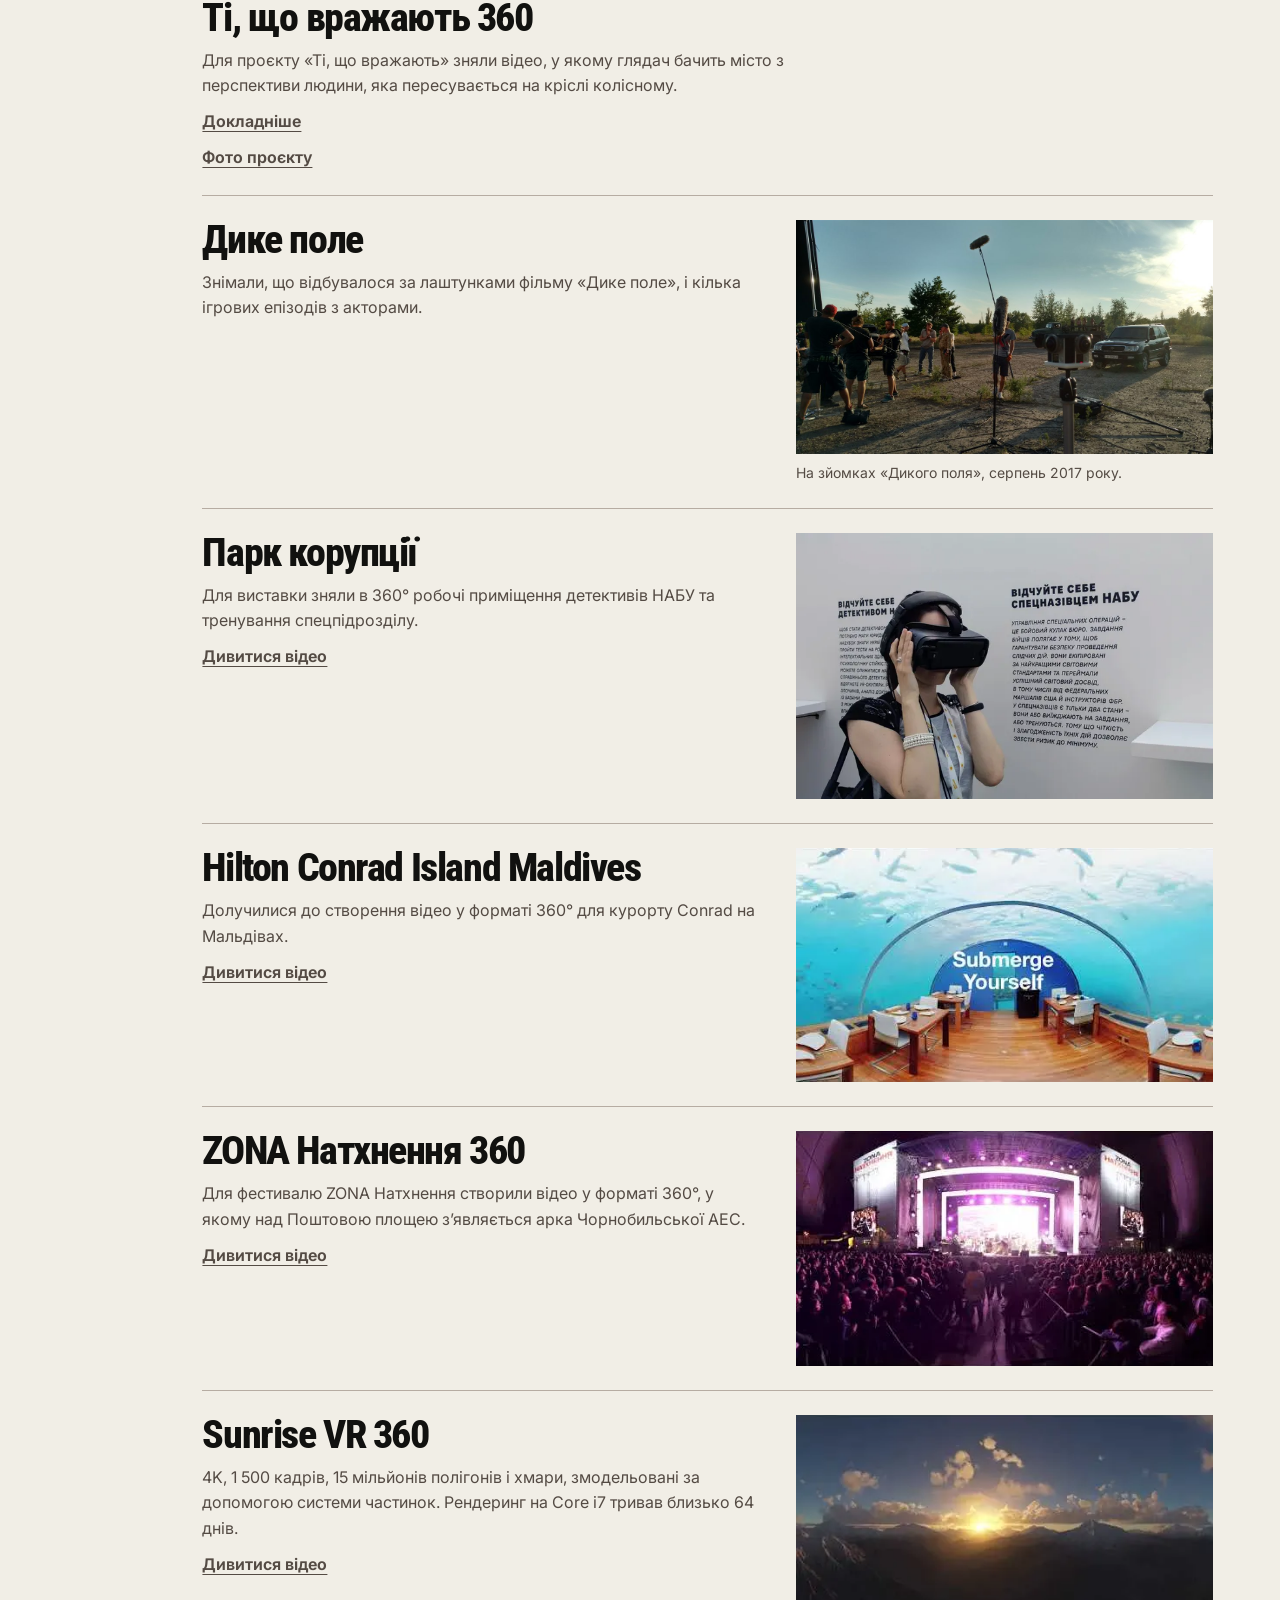
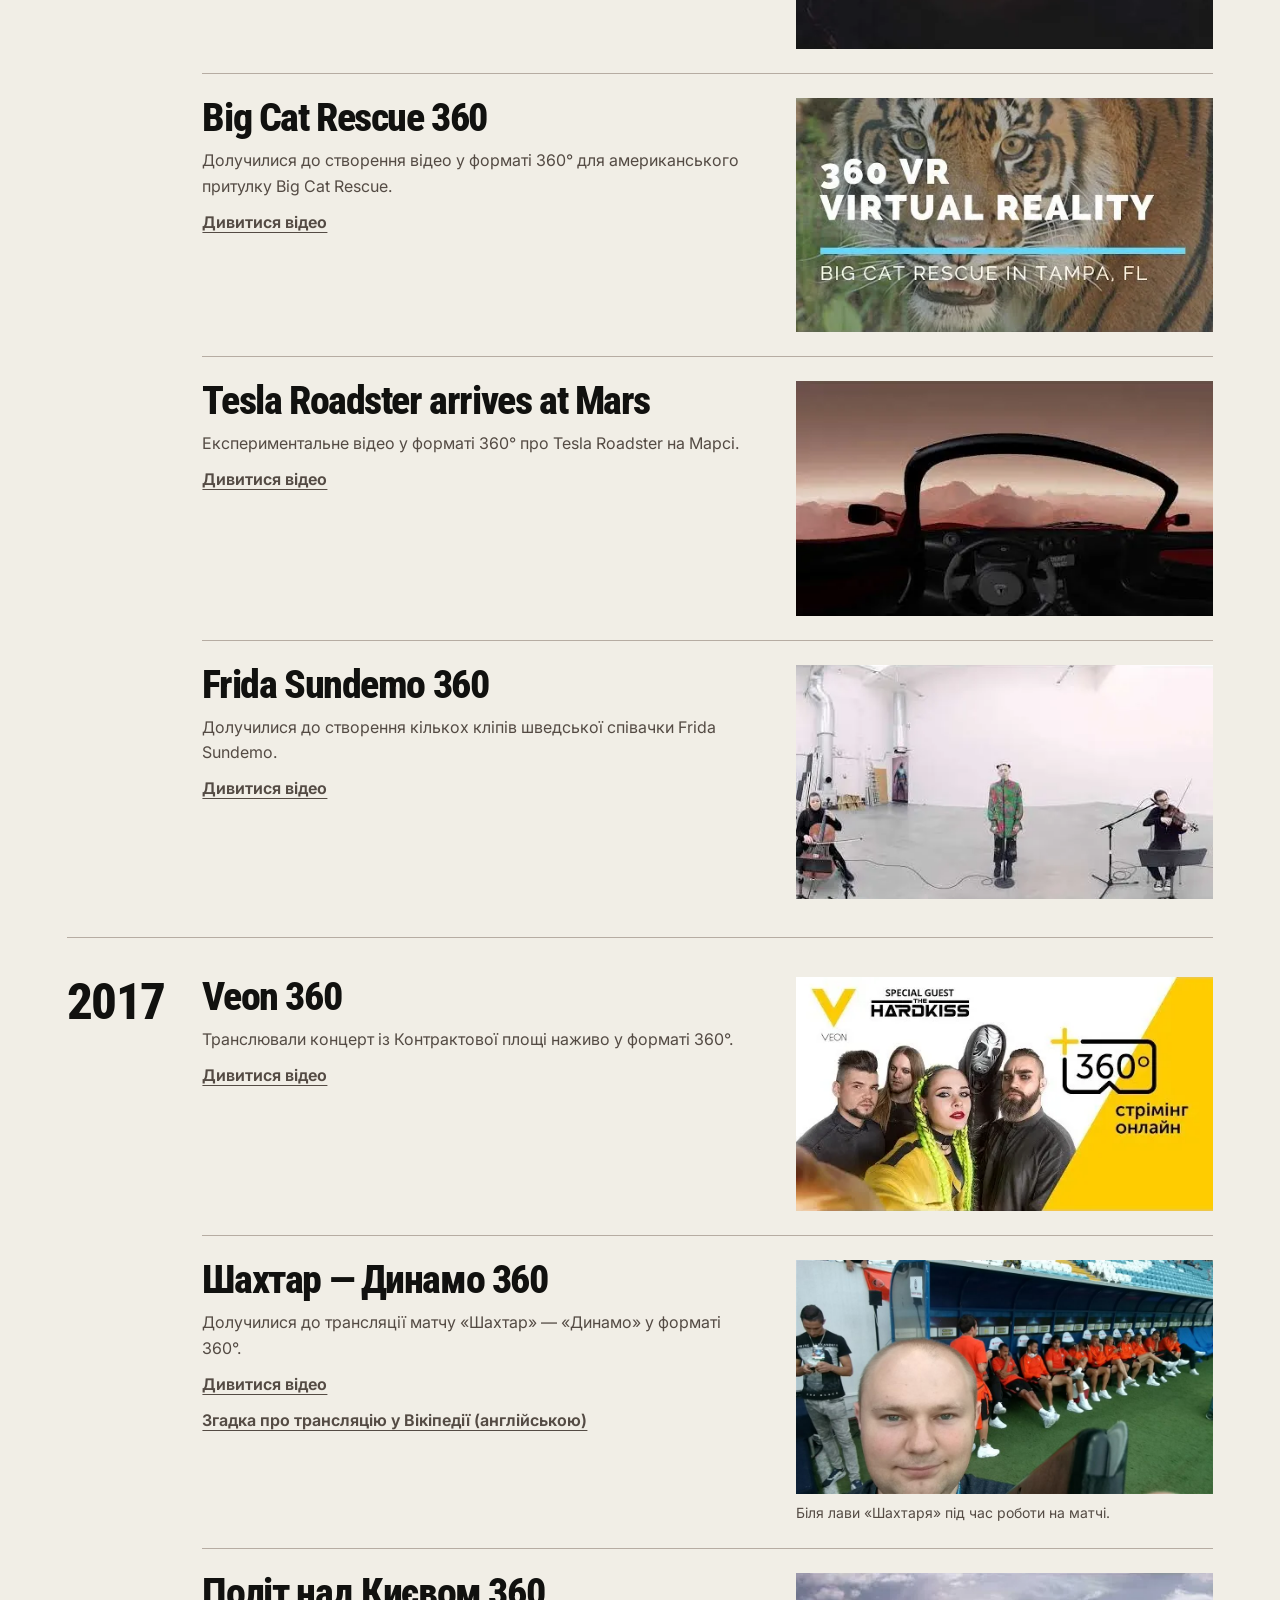
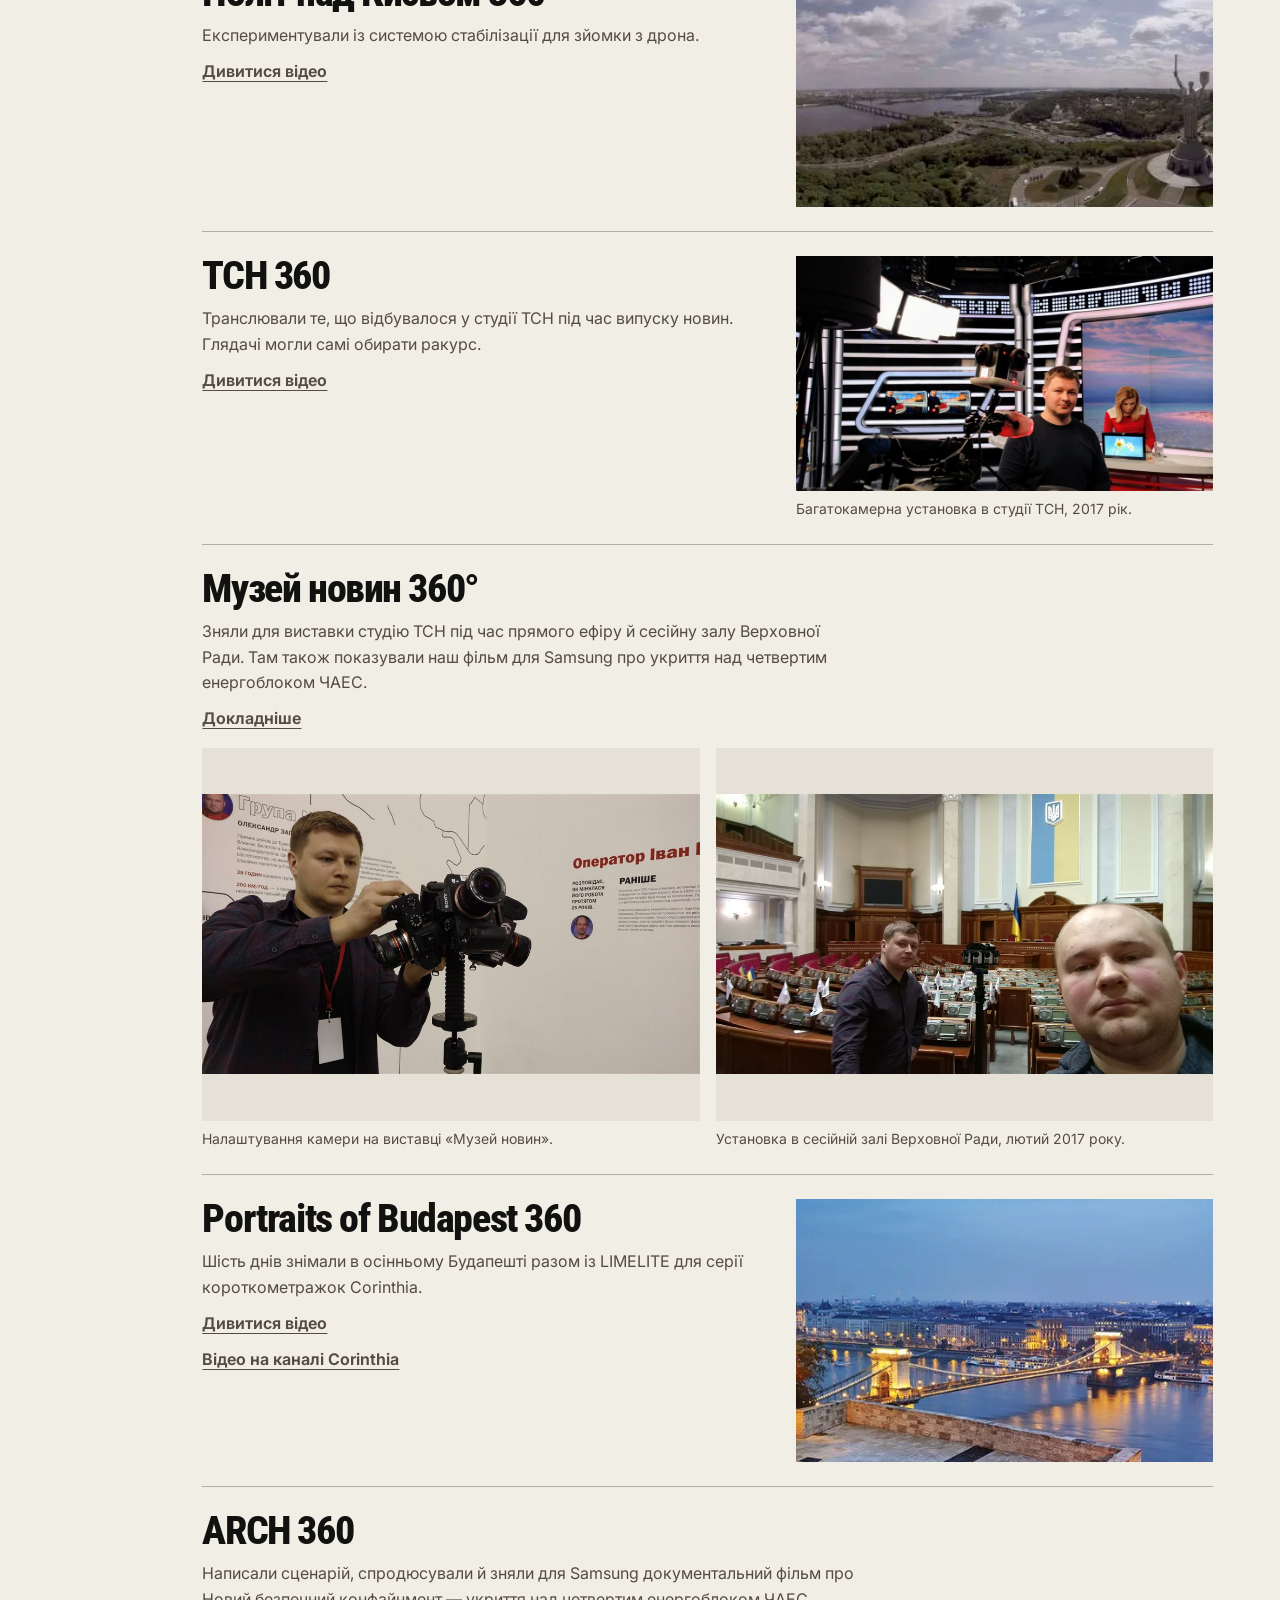
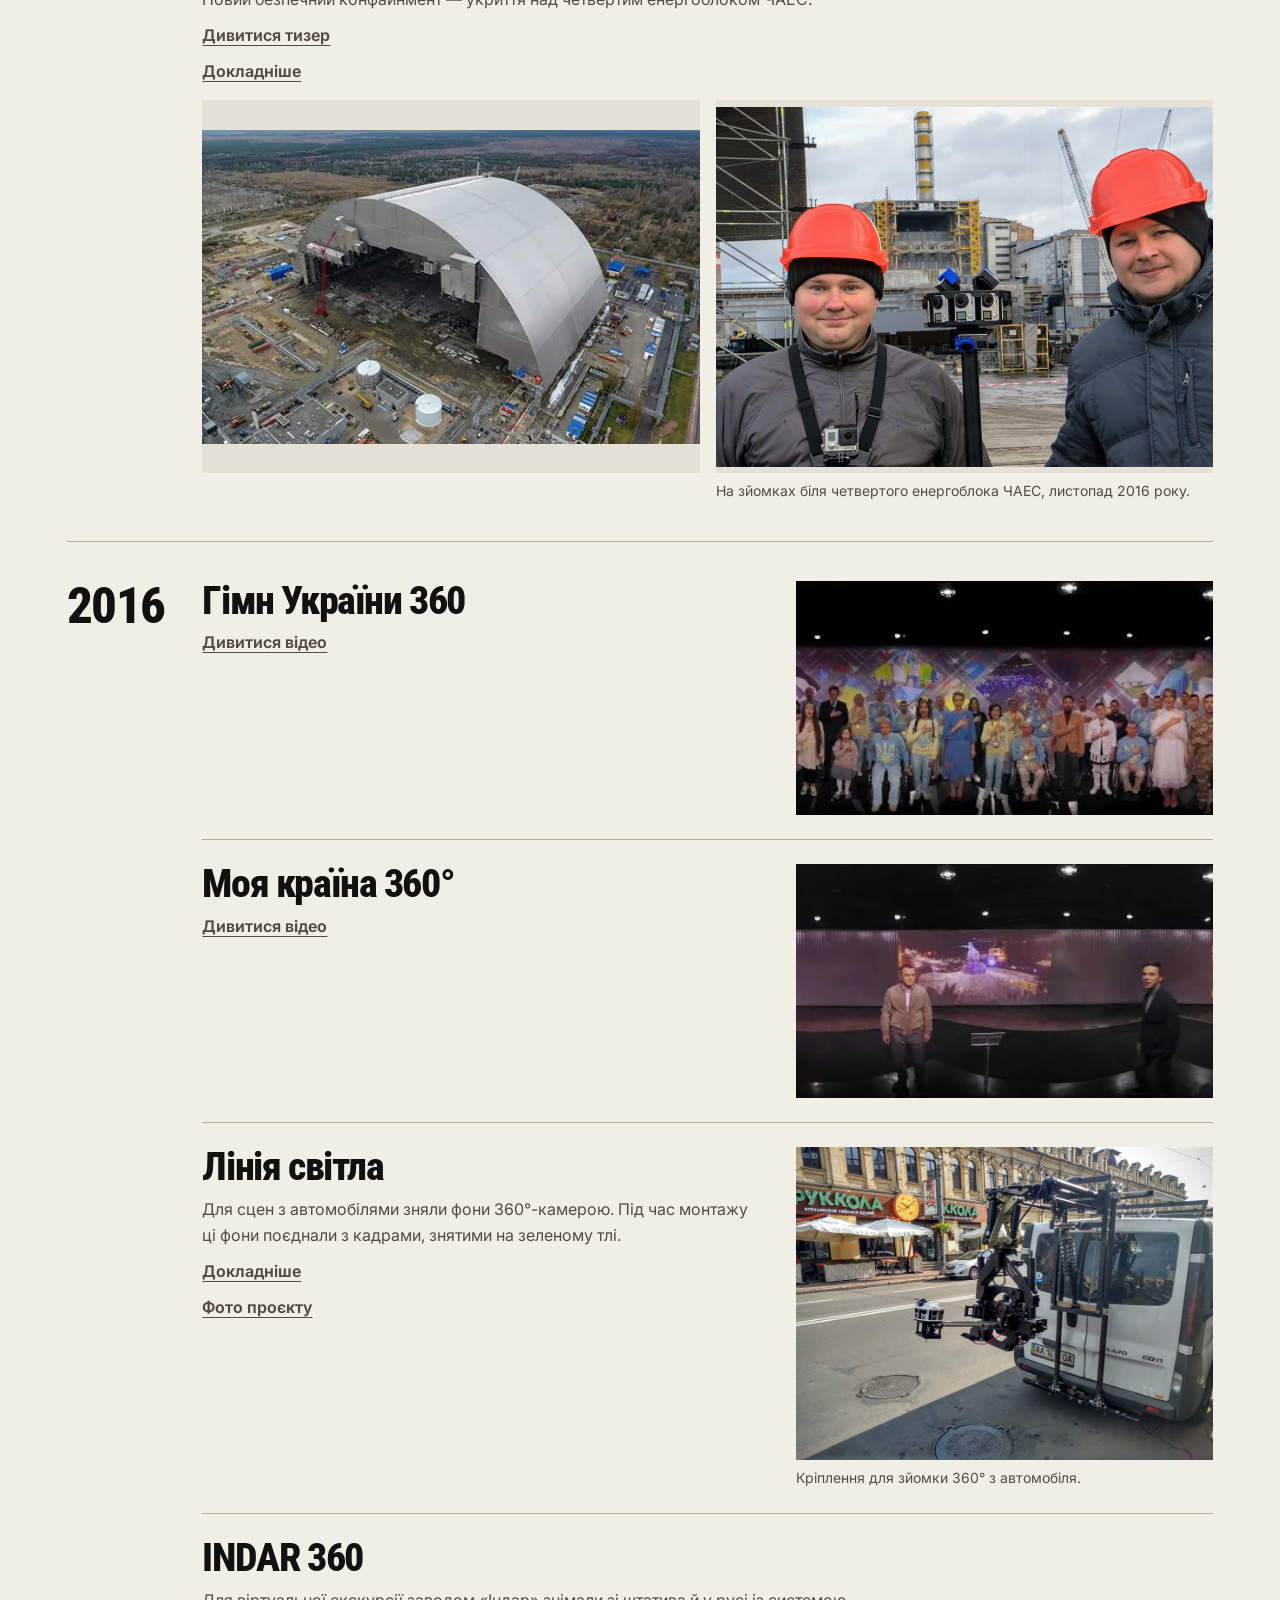
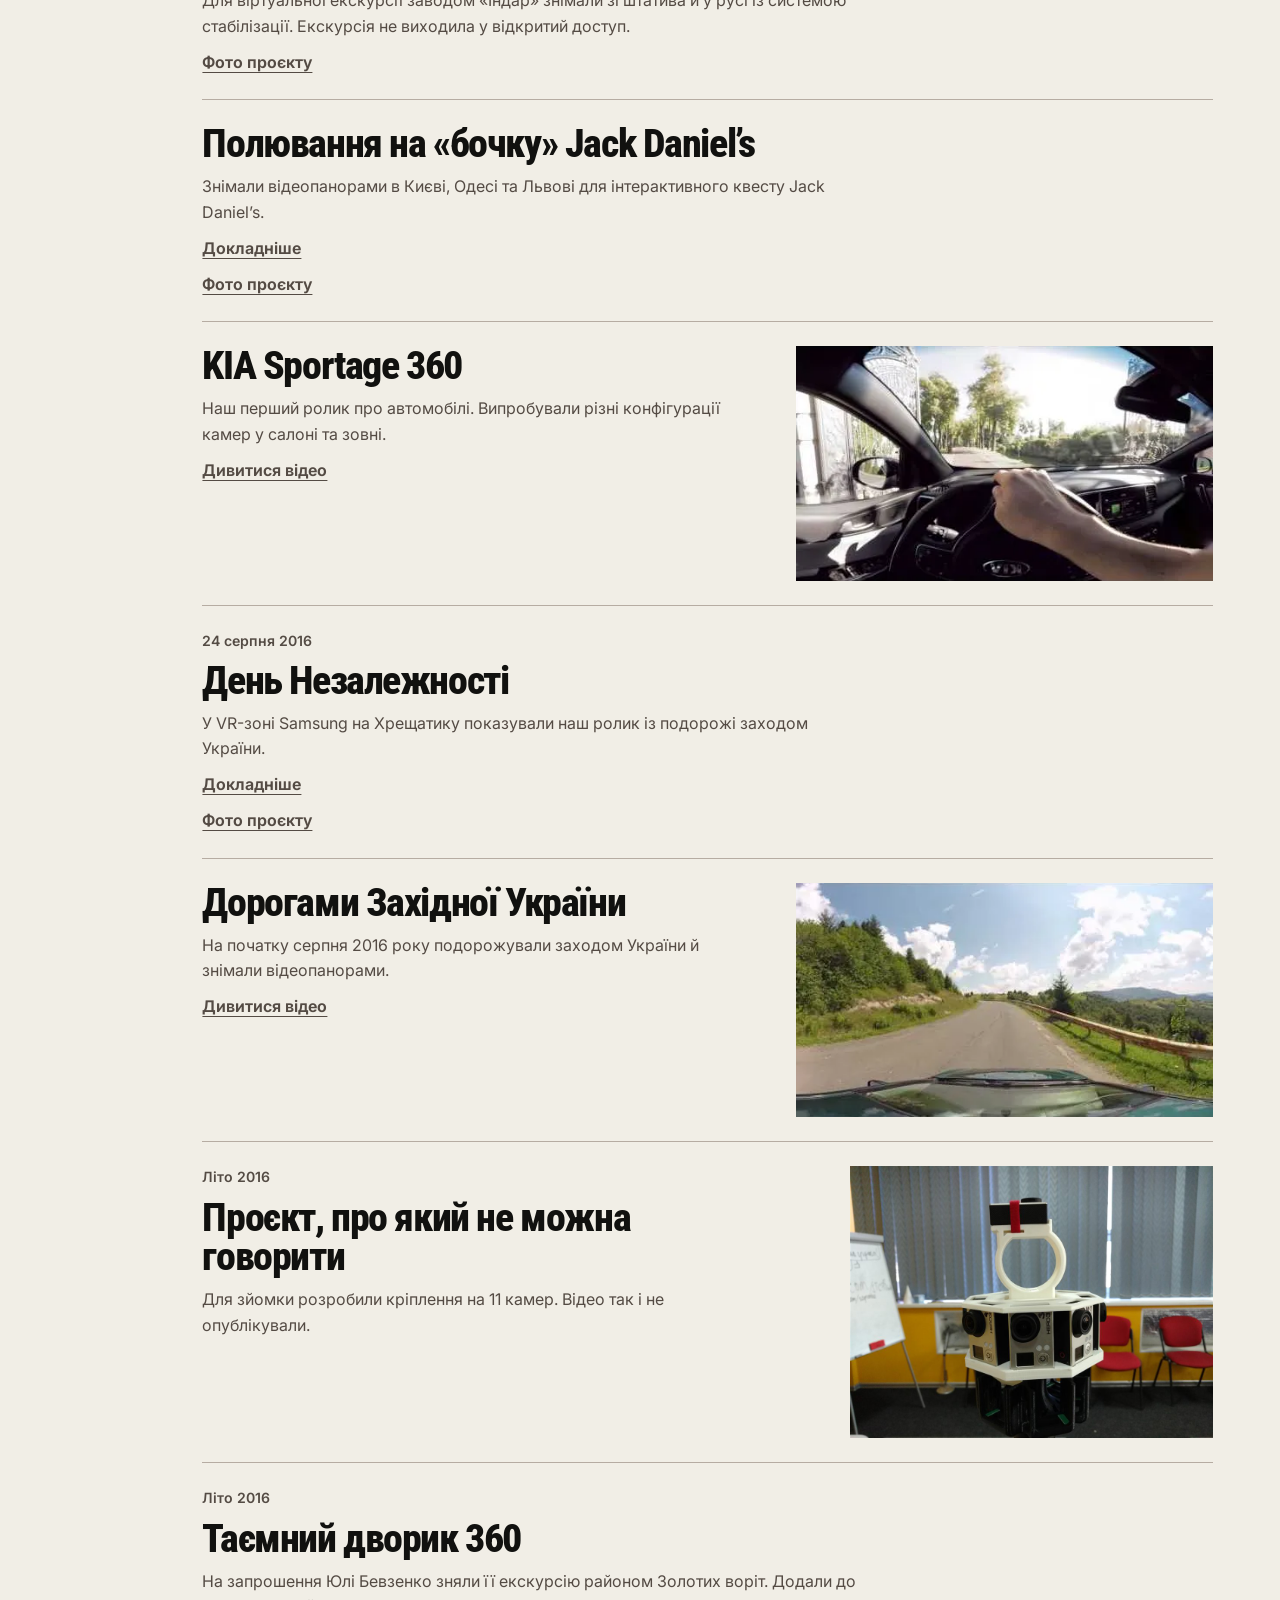
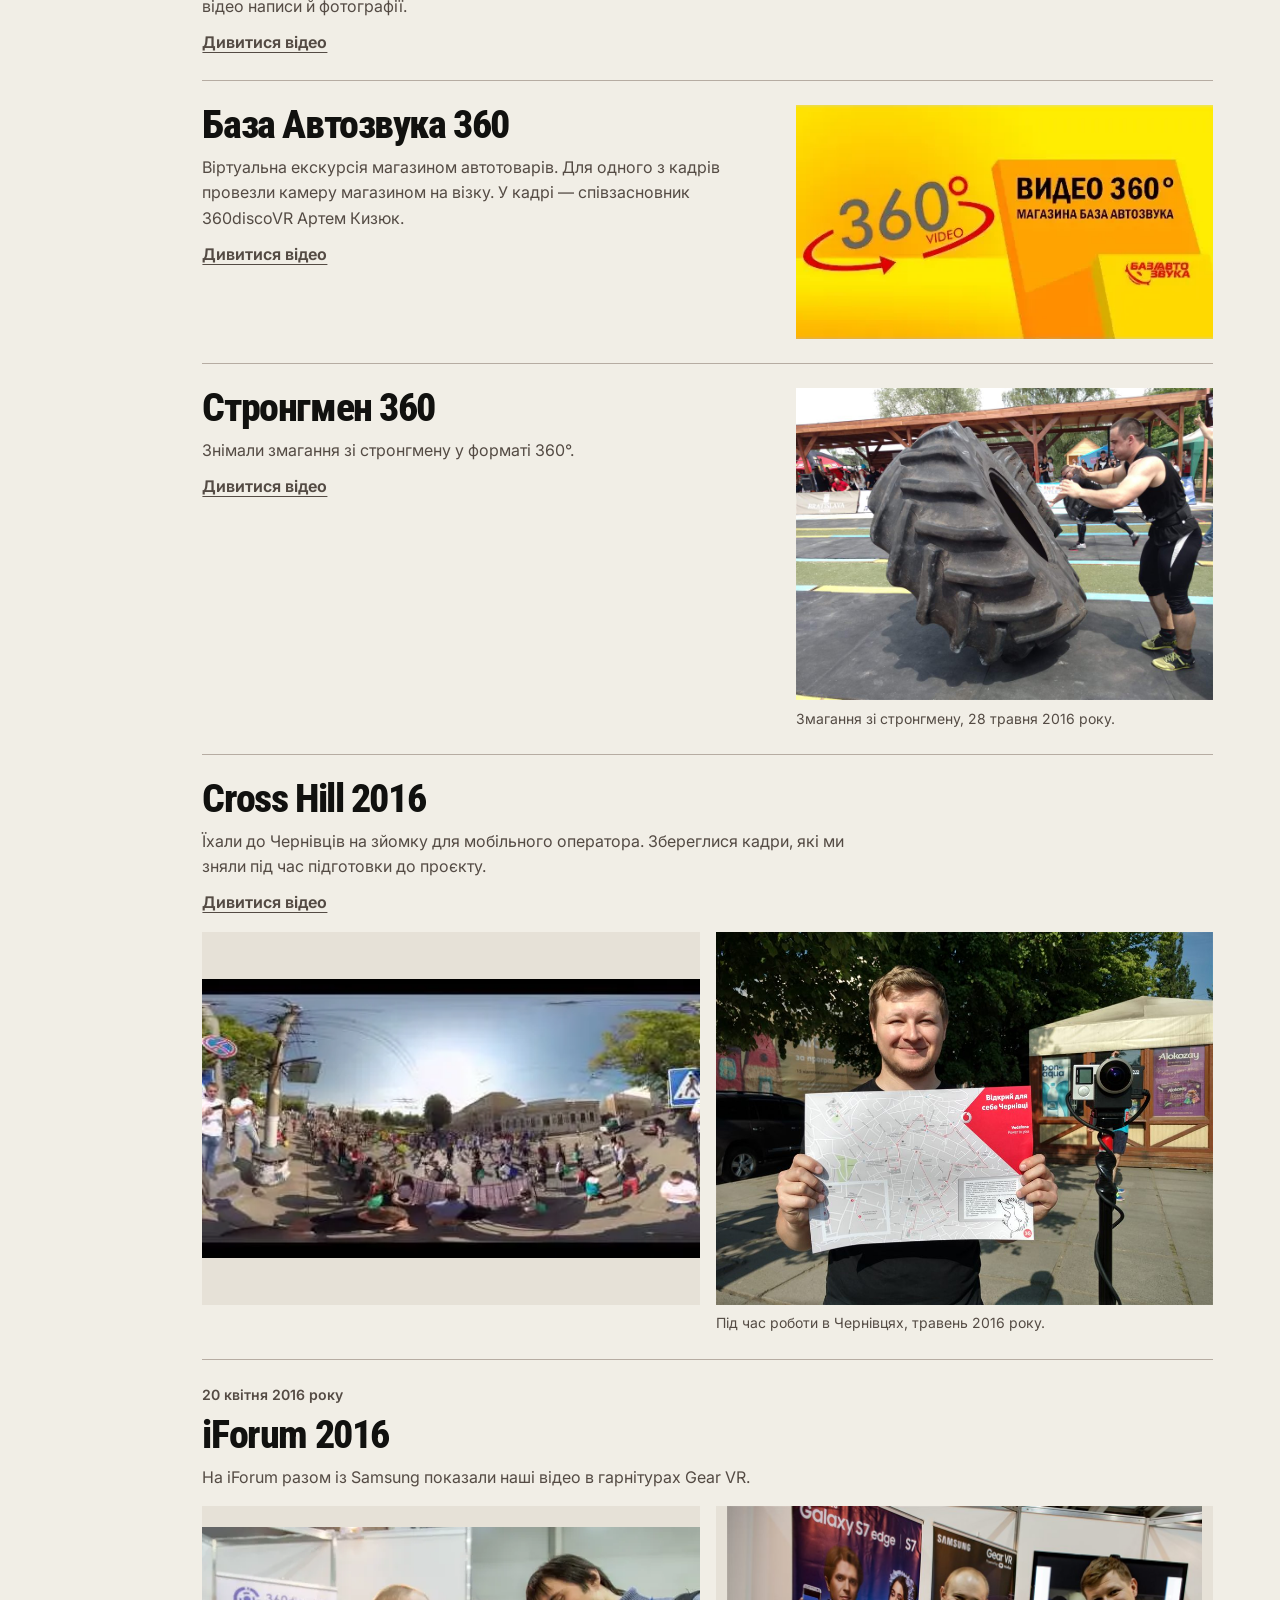
<file: timeline/index.html>
<!doctype html>
<html lang="uk" class="archive-page">
<head>
  <meta charset="utf-8">
  <meta name="viewport" content="width=device-width, initial-scale=1">
  <meta name="theme-color" content="#11110f">
  <title>Архів 360°-відео і VR-проєктів, 2015–2026 | 360discoVR</title>
  <meta name="description" content="Архів 360discoVR за 2015–2026 роки: 360°-відео, VR-інсталяції, віртуальні тури й прямі трансляції. Відео та фото зі зйомок.">
  <link rel="canonical" href="https://360discovr.com/timeline/">
  <meta property="og:type" content="website">
  <meta property="og:site_name" content="360discoVR">
  <meta property="og:locale" content="uk_UA">
  <meta property="og:title" content="Архів 360°-відео і VR-проєктів, 2015–2026 | 360discoVR">
  <meta property="og:description" content="Архів 360discoVR за 2015–2026 роки: 360°-відео, VR-інсталяції, віртуальні тури й прямі трансляції. Відео та фото зі зйомок.">
  <meta property="og:url" content="https://360discovr.com/timeline/">
  <meta property="og:image" content="https://360discovr.com/assets/ukraine-wow-2025.webp">
  <meta property="og:image:width" content="1200">
  <meta property="og:image:height" content="788">
  <meta property="og:image:alt" content="Обкладинка віртуального туру Ukraine WOW">
  <meta name="twitter:card" content="summary_large_image">
  <script type="application/ld+json">
  {
    "@context": "https://schema.org",
    "@type": "CollectionPage",
    "@id": "https://360discovr.com/timeline/#webpage",
    "url": "https://360discovr.com/timeline/",
    "name": "Архів 360°-відео і VR-проєктів, 2015–2026 | 360discoVR",
    "description": "Архів 360discoVR за 2015–2026 роки: 360°-відео, VR-інсталяції, віртуальні тури й прямі трансляції. Відео та фото зі зйомок.",
    "inLanguage": "uk",
    "isPartOf": { "@id": "https://360discovr.com/#website" }
  }
  </script>
  <link rel="icon" href="../assets/frame-mark.png" type="image/png" sizes="64x64">
  <link rel="stylesheet" href="../styles.css">
</head>
<body id="top">
  <a class="skip" href="#main">До основного вмісту</a>
  <header class="site-header">
    <div class="wrap header-inner archive-header">
      <a class="brand" href="../" aria-label="360discoVR"><img class="brand-mark" src="../assets/frame-mark.png" alt="" width="64" height="64"><span>360disco<span class="brand-accent">VR</span></span></a>
      <a class="text-link" href="../#work">Вибрані проєкти</a>
    </div>
  </header>
  <main class="archive" id="main">
    <header class="archive-intro">
      <div class="wrap">
        <h1>Архів 360°-відео і VR-проєктів</h1>
        <p>360°-відео, VR-інсталяції та експерименти 360discoVR з 2015 року.</p>
      </div>
    </header>
    <div class="archive-menu">
      <div class="wrap archive-menu-inner">
        <nav class="archive-years" aria-label="Перейти до року">
          <a href="#year-2026">2026</a>
          <a href="#year-2025">2025</a>
          <a href="#year-2022">2022</a>
          <a href="#year-2021">2021</a>
          <a href="#year-2020">2020</a>
          <a href="#year-2019">2019</a>
          <a href="#year-2018">2018</a>
          <a href="#year-2017">2017</a>
          <a href="#year-2016">2016</a>
          <a href="#year-2015">2015</a>
        </nav>
        <a class="archive-to-top" href="#top">На початок</a>
      </div>
    </div>
    <div class="wrap archive-list">
      <section class="archive-year" aria-labelledby="year-2026">
        <h2 id="year-2026">2026</h2>
        <div class="archive-entries">
          <article class="archive-project archive-project-media archive-project-poster" id="that-day">
            <div class="archive-copy">
              <h3>Виставка «Той день»</h3>
              <p>Для VR-зон виставки зняли кабінет Президента України та сесійну залу Верховної Ради.</p>
              <p><a class="text-link" href="https://lvivoblrada.gov.ua/toy-den-komanda-ukraine-wow-pryvezla-z-kyyeva/" target="_blank" rel="noopener noreferrer">Про VR на виставці</a></p>
            </div>
            <div class="archive-photos">
              <img class="archive-cover" src="../assets/that-day.webp" alt="Афіша виставки «Той день»" width="1200" height="674" decoding="async">
              <figure class="archive-photo">
                <img class="archive-cover" src="img/that-day-01.jpg" alt="Учасник зйомки на балконі сесійної зали Верховної Ради" width="960" height="720" loading="lazy" decoding="async">
                <figcaption>Зйомка в сесійній залі Верховної Ради.</figcaption>
              </figure>
              <figure class="archive-photo">
                <img class="archive-cover" src="img/that-day-02.jpg" alt="Учасник зйомки в кабінеті Президента України" width="960" height="720" loading="lazy" decoding="async">
                <figcaption>Зйомка в кабінеті Президента України.</figcaption>
              </figure>
            </div>
          </article>
        </div>
      </section>
      <section class="archive-year" aria-labelledby="year-2025">
        <h2 id="year-2025">2025</h2>
        <div class="archive-entries">
          <article class="archive-project archive-project-media archive-project-poster" id="ukraine-wow-2025">
            <div class="archive-copy">
              <h3>Ukraine WOW 2025</h3>
              <p>Для VR-зон виставки знімали Драгобрат і Бакоту у форматі 360°.</p>
              <p><a class="text-link" href="https://wow.emuseum.ua/" target="_blank" rel="noopener noreferrer">Оглянути виставку онлайн</a></p>
            </div>
            <div class="archive-photos">
              <img class="archive-cover" src="../assets/ukraine-wow-2025.webp" alt="Обкладинка віртуального туру Ukraine WOW" width="1200" height="788" loading="lazy" decoding="async">
              <figure class="archive-photo">
                <img class="archive-cover" src="img/ukraine-wow-2025-01.jpg" alt="Гірські схили й озеро на Драгобраті" width="960" height="720" loading="lazy" decoding="async">
                <figcaption>Драгобрат.</figcaption>
              </figure>
              <figure class="archive-photo">
                <img class="archive-cover" src="img/ukraine-wow-2025-02.jpg" alt="Панорама Бакоти на заході сонця" width="960" height="720" loading="lazy" decoding="async">
                <figcaption>Бакота.</figcaption>
              </figure>
            </div>
          </article>
        </div>
      </section>
      <section class="archive-year" aria-labelledby="year-2022">
        <h2 id="year-2022">2022</h2>
        <div class="archive-entries">
          <article class="archive-project archive-project-media" id="cop27">
            <div class="archive-copy">
              <h3>COP27</h3>
              <p>Для виставки на кліматичній конференції ООН у Шарм-еш-Шейху підготували 360°-відео про першу вітротурбіну, яку збудували в Україні після початку повномасштабного вторгнення.</p>
            </div>
            <figure class="archive-photo">
              <img class="archive-cover" src="img/cop27-wind-turbine.jpg" alt="Двоє учасників зйомки біля вітротурбіни" width="960" height="720" loading="lazy" decoding="async">
              <figcaption>Зйомка біля вітротурбіни для COP27.</figcaption>
            </figure>
          </article>
        </div>
      </section>
      <section class="archive-year" aria-labelledby="year-2021">
        <h2 id="year-2021">2021</h2>
        <div class="archive-entries">
          <article class="archive-project archive-project-media" id="azerbaijan-travel-360">
            <div class="archive-copy">
              <h3>Azerbaijan Travel 360</h3>
              <p>Зняли туристичні локації Азербайджану у форматі 360° і розробили застосунок для перегляду цих відео.</p>
            </div>
            <div class="archive-photos">
              <figure class="archive-photo">
                <img class="archive-cover" src="img/azerbaijan-travel-360-01.jpg" alt="Камера на штативі над гірським поселенням" width="720" height="960" loading="lazy" decoding="async">
                <figcaption>Камера 360° над гірським поселенням.</figcaption>
              </figure>
              <figure class="archive-photo">
                <img class="archive-cover" src="img/azerbaijan-travel-360-02.jpg" alt="Знімальна команда на кам’яному мурі" width="720" height="960" loading="lazy" decoding="async">
                <figcaption>Знімальна команда на локації.</figcaption>
              </figure>
              <figure class="archive-photo">
                <img class="archive-cover" src="img/azerbaijan-travel-360-03.jpg" alt="Оператор із камерою біля вогню на скелястому схилі" width="960" height="720" loading="lazy" decoding="async">
                <figcaption>Зйомка біля вогню.</figcaption>
              </figure>
              <figure class="archive-photo">
                <img class="archive-cover" src="img/azerbaijan-travel-360-04.jpg" alt="Камера на штативі перед Центром Гейдара Алієва в Баку" width="960" height="720" loading="lazy" decoding="async">
                <figcaption>Зйомка біля Центру Гейдара Алієва в Баку.</figcaption>
              </figure>
            </div>
          </article>
          <article class="archive-project archive-project-media" id="vrazarium">
            <div class="archive-copy">
              <h3>Вражаріум від Smile</h3>
              <p>Підготували матеріали для VR-зон інтерактивної виставки. Концепцію та експозицію розробила агенція Gres Todorchuk.</p>
              <p><a class="text-link" href="https://www.unian.ua/society/pidnyatisya-na-everest-podivitisya-shou-cirque-du-soleil-zazirnuti-v-blakitne-misto-shefshauen-ukrajinoyu-podorozhuvatime-interaktivna-vistavka-vrazharium-novini-ukrajini-11518618.html" target="_blank" rel="noopener noreferrer">Про виставку в УНІАН</a></p>
            </div>
            <div class="archive-photos">
              <figure class="archive-photo">
                <img class="archive-cover" src="img/vrazarium-01.jpg" alt="Яскравий павільйон інтерактивної виставки «Вражаріум від Smile»" width="960" height="720" loading="lazy" decoding="async">
                <figcaption>Павільйон «Вражаріуму».</figcaption>
              </figure>
              <figure class="archive-photo">
                <img class="archive-cover" src="img/vrazarium-02.jpg" alt="Павільйон виставки на площі під аркою" width="960" height="720" loading="lazy" decoding="async">
                <figcaption>Загальний вигляд виставки.</figcaption>
              </figure>
            </div>
          </article>
          <article class="archive-project archive-project-media" id="chornobyl-journey">
            <div class="archive-copy">
              <h3>Чорнобиль. Подорож</h3>
              <p>Для мультимедійної виставки «Чорнобиль. Подорож» до 35-ї річниці аварії на ЧАЕС ми підготували VR-застосунок «Зона відчуження з висоти пташиного польоту» й оновили документальний фільм про Новий безпечний конфайнмент.</p>
              <p><a class="text-link" href="https://www.facebook.com/yaroslava.gres/posts/10224863107022103" target="_blank" rel="noopener noreferrer">Докладніше</a></p>
            </div>
            <img class="archive-cover" src="img/ze.webp" alt="Відвідувачі у VR-гарнітурах на виставці «Чорнобиль. Подорож»" width="640" height="427" loading="lazy" decoding="async">
          </article>
        </div>
      </section>
      <section class="archive-year" aria-labelledby="year-2020">
        <h2 id="year-2020">2020</h2>
        <div class="archive-entries">
          <article class="archive-project archive-project-media">
            <div class="archive-copy">
              <h3>Марафон для всіх</h3>
              <p>Транслювали забіг одного з учасників марафону у форматі 360°. Відео з камери передавали через мобільний інтернет.</p>
              <p><a class="text-link" href="https://youtu.be/qRZ02r1n34k" target="_blank" rel="noopener noreferrer">Дивитися відео</a></p>
            </div>
            <img class="archive-cover" src="img/np.webp" alt="" width="639" height="480" loading="lazy" decoding="async">
          </article>
          <article class="archive-project archive-project-media">
            <div class="archive-copy">
              <h3>Реклама Gojek</h3>
              <p>Працювали над 360°-зйомкою для рекламного ролика Gojek.</p>
              <p><a class="text-link" href="https://shelter.film/works/gojek/" target="_blank" rel="noopener noreferrer">Докладніше</a></p>
            </div>
            <img class="archive-cover" src="img/gojek.webp" alt="" width="640" height="480" loading="lazy" decoding="async">
          </article>
          <article class="archive-project archive-project-media">
            <div class="archive-copy">
              <h3>Віртуальна велопрогулянка містами України</h3>
              <p>Долучилися до проєкту Українського інституту для фестивалю у Відні. Там відвідувачі могли віртуально проїхатися велосипедом українськими містами.</p>
              <p><a class="text-link" href="https://youtu.be/JXauz_Ii7l8" target="_blank" rel="noopener noreferrer">Дивитися відео</a></p>
              <p><a class="text-link" href="https://ui.org.ua/velo-vr" target="_blank" rel="noopener noreferrer">Докладніше</a></p>
            </div>
            <img class="archive-cover" src="img/ukrainian-bike-ride.webp" alt="Прев’ю відео «Віртуальна велопрогулянка містами України»" width="480" height="270" loading="lazy" decoding="async">
          </article>
          <article class="archive-project archive-project-media">
            <div class="archive-copy">
              <h3>Музей прийняття</h3>
              <p>Інтерактивний онлайн-музей про досвід батьків ЛГБТ+ дітей.</p>
              <p><a class="text-link" href="https://www.ridni.com.ua/" target="_blank" rel="noopener noreferrer">Докладніше</a></p>
            </div>
            <img class="archive-cover" src="img/image_ridni.webp" alt="" width="640" height="280" loading="lazy" decoding="async">
          </article>
        </div>
      </section>
      <section class="archive-year" aria-labelledby="year-2019">
        <h2 id="year-2019">2019</h2>
        <div class="archive-entries">
          <article class="archive-project archive-project-media" id="ukraine-wow-2019">
            <div class="archive-copy">
              <h3>Ukraine WOW 2019</h3>
              <p>Для VR-зон виставки знімали з дрона над Києвом, спускалися до доменної печі № 9 у Кривому Розі й виходили на ринг з Олександром Усиком. Серед інших локацій — Синевир і кабіна машиніста «Інтерсіті».</p>
              <p><a class="text-link" href="https://youtu.be/pH9osvwG40c" target="_blank" rel="noopener noreferrer">Дивитися відео</a></p>
            </div>
            <div class="archive-photos">
              <img class="archive-cover" src="img/ukraine-wow-2019.webp" alt="Зображення проєкту «Ukraine WOW»" width="480" height="303" loading="lazy" decoding="async">
              <figure class="archive-photo">
                <img class="archive-cover" src="img/ukraine-wow-2019-aerial.jpg" alt="Дрон із камерою поруч із монументом на тлі блакитного неба" width="960" height="540" loading="lazy" decoding="async">
                <figcaption>Аерозйомка біля монумента «Батьківщина-мати».</figcaption>
              </figure>
              <figure class="archive-photo">
                <img class="archive-cover" src="img/ukraine-wow-2019-furnace.jpg" alt="Двоє людей у касках із багатокамерною установкою в металургійному цеху" width="960" height="720" loading="lazy" decoding="async">
                <figcaption>Зйомка біля доменної печі в Кривому Розі.</figcaption>
              </figure>
              <figure class="archive-photo">
                <img class="archive-cover" src="img/ukraine-wow-2019-boxing.jpg" alt="Троє людей біля боксерського рингу, один із них у рукавичках" width="960" height="952" loading="lazy" decoding="async">
                <figcaption>Зйомка в боксерській залі.</figcaption>
              </figure>
            </div>
          </article>
          <article class="archive-project archive-project-media" id="agusha-factory-tour">
            <div class="archive-copy">
              <h3>Віртуальна екскурсія заводом «Агуша»</h3>
              <p>Для презентаційного відео PepsiCo знімали виробництво дитячого харчування на заводі «Агуша» у форматі 360°.</p>
              <p><a class="text-link" href="https://youtu.be/TClXkLG8Kqk" target="_blank" rel="noopener noreferrer">Дивитися відео</a></p>
            </div>
            <div class="archive-photos">
              <figure class="archive-photo">
                <img class="archive-cover" src="img/agusha-factory-team.jpg" alt="Двоє учасників знімальної команди в захисному одязі поруч із камерою на штативі" loading="lazy" decoding="async">
                <figcaption>Знімальна команда в цеху заводу «Агуша».</figcaption>
              </figure>
              <figure class="archive-photo">
                <img class="archive-cover" src="img/agusha-factory-360-rig.jpg" alt="Учасник знімальної команди поруч із ригом із камер GoPro у виробничому цеху" loading="lazy" decoding="async">
                <figcaption>Камери для зйомки 360° біля виробничого обладнання.</figcaption>
              </figure>
            </div>
          </article>
          <article class="archive-project archive-project-media">
            <div class="archive-copy">
              <h3>PocketBook 360</h3>
              <p>Працювали над зйомкою рекламного ролика у форматі 360°. У ньому Шерлок Голмс зустрічається з Дракулою.</p>
              <p><a class="text-link" href="https://youtu.be/mjKu3R2jIFE" target="_blank" rel="noopener noreferrer">Дивитися відео</a></p>
            </div>
            <img class="archive-cover" src="img/pocketbook-360.webp" alt="Зображення проєкту «PocketBook 360»" width="480" height="303" loading="lazy" decoding="async">
          </article>
        </div>
      </section>
      <section class="archive-year" aria-labelledby="year-2018">
        <h2 id="year-2018">2018</h2>
        <div class="archive-entries">
          <article class="archive-project archive-project-media">
            <div class="archive-copy">
              <h3>70 років Декларації прав людини</h3>
              <p>Два дні на сході України. Дві історії місцевих жителів.</p>
              <p><a class="text-link" href="https://youtu.be/qPDAU9y4cqI" target="_blank" rel="noopener noreferrer">Дивитися відео</a></p>
            </div>
            <img class="archive-cover" src="img/human-rights-70.webp" alt="Прев’ю відео «70 років Декларації прав людини»" width="480" height="270" loading="lazy" decoding="async">
          </article>
          <article class="archive-project">
            <div class="archive-copy">
              <h3>Музей залізниці</h3>
              <p>Разом з агенцією GTPR підготували два ролики про роботу машиністів і диспетчерів української залізниці.</p>
              <p><a class="text-link" href="https://hromadske.radio/news/2018/11/03/ukrayinska-zaliznycya-pokazuye-vagony-hih-stolittya-ta-potyagy-maybutnogo-na-vystavci-u-kyyevi" target="_blank" rel="noopener noreferrer">Докладніше</a></p>
              <p><a class="text-link" href="https://static.ukrinform.com/photos/2018_11/1541083223-404.jpg" target="_blank" rel="noopener noreferrer">Фото проєкту</a></p>
            </div>
          </article>
          <article class="archive-project">
            <div class="archive-copy">
              <h3>Ті, що вражають 360</h3>
              <p>Для проєкту «Ті, що вражають» зняли відео, у якому глядач бачить місто з перспективи людини, яка пересувається на кріслі колісному.</p>
              <p><a class="text-link" href="https://tsn.ua/ukrayina/nadihayuchi-lekciyi-pisni-nazhivo-vid-tarasa-topoli-ta-virtualna-realnist-tur-ti-scho-vrazhayut-zavitav-do-kramatorska-1247079.html" target="_blank" rel="noopener noreferrer">Докладніше</a></p>
              <p><a class="text-link" href="https://img.tsn.ua/cached/1541780586/tsn-8ef996fbeaebf7621936189b51062f05/thumbs/x/d7/01/9d2b86b5c14b8272fc42a999e3b201d7.jpeg" target="_blank" rel="noopener noreferrer">Фото проєкту</a></p>
            </div>
          </article>
          <article class="archive-project archive-project-media">
            <div class="archive-copy">
              <h3>Дике поле</h3>
              <p>Знімали, що відбувалося за лаштунками фільму «Дике поле», і кілька ігрових епізодів з акторами.</p>
            </div>
            <div class="archive-photos">
              <figure class="archive-photo">
                <img src="img/dyke-pole-set.jpg" alt="Знімальна група, мікрофони й камера 360° на майданчику" width="1100" height="619" loading="lazy" decoding="async">
                <figcaption>На зйомках «Дикого поля», серпень 2017 року.</figcaption>
              </figure>
            </div>
          </article>
          <article class="archive-project archive-project-media">
            <div class="archive-copy">
              <h3>Парк корупції</h3>
              <p>Для виставки зняли в 360° робочі приміщення детективів НАБУ та тренування спецпідрозділу.</p>
              <p><a class="text-link" href="https://youtu.be/OTch44x55z8" target="_blank" rel="noopener noreferrer">Дивитися відео</a></p>
            </div>
            <img class="archive-cover" src="img/cp.webp" alt="" width="640" height="409" loading="lazy" decoding="async">
          </article>
          <article class="archive-project archive-project-media">
            <div class="archive-copy">
              <h3>Hilton Conrad Island Maldives</h3>
              <p>Долучилися до створення відео у форматі 360° для курорту Conrad на Мальдівах.</p>
              <p><a class="text-link" href="https://youtu.be/4GwNnjUN5Z8" target="_blank" rel="noopener noreferrer">Дивитися відео</a></p>
            </div>
            <img class="archive-cover" src="img/hilton-conrad-maldives.webp" alt="Прев’ю відео «Hilton Conrad Island Maldives»" width="480" height="270" loading="lazy" decoding="async">
          </article>
          <article class="archive-project archive-project-media">
            <div class="archive-copy">
              <h3>ZONA Натхнення 360</h3>
              <p>Для фестивалю ZONA Натхнення створили відео у форматі 360°, у якому над Поштовою площею з’являється арка Чорнобильської АЕС.</p>
              <p><a class="text-link" href="https://youtu.be/qBF-uqT6hHs" target="_blank" rel="noopener noreferrer">Дивитися відео</a></p>
            </div>
            <img class="archive-cover" src="img/zona-inspiration.webp" alt="Прев’ю відео «ZONA Натхнення 360»" width="480" height="270" loading="lazy" decoding="async">
          </article>
          <article class="archive-project archive-project-media">
            <div class="archive-copy">
              <h3>Sunrise VR 360</h3>
              <p>4K, 1 500 кадрів, 15 мільйонів полігонів і хмари, змодельовані за допомогою системи частинок. Рендеринг на Core i7 тривав близько 64 днів.</p>
              <p><a class="text-link" href="https://youtu.be/GYV6IDsm87M" target="_blank" rel="noopener noreferrer">Дивитися відео</a></p>
            </div>
            <img class="archive-cover" src="img/sunrise-vr.webp" alt="Прев’ю відео «Sunrise VR 360»" width="480" height="270" loading="lazy" decoding="async">
          </article>
          <article class="archive-project archive-project-media">
            <div class="archive-copy">
              <h3>Big Cat Rescue 360</h3>
              <p>Долучилися до створення відео у форматі 360° для американського притулку Big Cat Rescue.</p>
              <p><a class="text-link" href="https://youtu.be/gtdCykLg--k" target="_blank" rel="noopener noreferrer">Дивитися відео</a></p>
            </div>
            <img class="archive-cover" src="img/big-cat-rescue.webp" alt="Прев’ю відео «Big Cat Rescue 360»" width="480" height="270" loading="lazy" decoding="async">
          </article>
          <article class="archive-project archive-project-media">
            <div class="archive-copy">
              <h3>Tesla Roadster arrives at Mars</h3>
              <p>Експериментальне відео у форматі 360° про Tesla Roadster на Марсі.</p>
              <p><a class="text-link" href="https://youtu.be/XQFzAZl54vA" target="_blank" rel="noopener noreferrer">Дивитися відео</a></p>
            </div>
            <img class="archive-cover" src="img/tesla-roadster-mars.webp" alt="Прев’ю відео «Tesla Roadster arrives at Mars»" width="480" height="270" loading="lazy" decoding="async">
          </article>
          <article class="archive-project archive-project-media">
            <div class="archive-copy">
              <h3>Frida Sundemo 360</h3>
              <p>Долучилися до створення кількох кліпів шведської співачки Frida Sundemo.</p>
              <p><a class="text-link" href="https://youtu.be/OuhOxwncmw8" target="_blank" rel="noopener noreferrer">Дивитися відео</a></p>
            </div>
            <img class="archive-cover" src="img/frida-sundemo.webp" alt="Прев’ю відео «Frida Sundemo 360»" width="480" height="270" loading="lazy" decoding="async">
          </article>
        </div>
      </section>
      <section class="archive-year" aria-labelledby="year-2017">
        <h2 id="year-2017">2017</h2>
        <div class="archive-entries">
          <article class="archive-project archive-project-media" id="veon-live">
            <div class="archive-copy">
              <h3>Veon 360</h3>
              <p>Транслювали концерт із Контрактової площі наживо у форматі 360°.</p>
              <p><a class="text-link" href="https://youtu.be/6YZdudHCFlI" target="_blank" rel="noopener noreferrer">Дивитися відео</a></p>
            </div>
            <img class="archive-cover" src="img/veon-live.webp" alt="Прев’ю відео «Veon 360»" width="480" height="270" loading="lazy" decoding="async">
          </article>
          <article class="archive-project archive-project-media">
            <div class="archive-copy">
              <h3>Шахтар — Динамо 360</h3>
              <p>Долучилися до трансляції матчу «Шахтар» — «Динамо» у форматі 360°.</p>
              <p><a class="text-link" href="https://youtu.be/bpTdXj8MWbk" target="_blank" rel="noopener noreferrer">Дивитися відео</a></p>
              <p><a class="text-link" href="https://en.wikipedia.org/wiki/2017_Ukrainian_Super_Cup" hreflang="en" target="_blank" rel="noopener noreferrer">Згадка про трансляцію у Вікіпедії (англійською)</a></p>
            </div>
            <div class="archive-photos">
              <figure class="archive-photo">
                <img src="img/shakhtar-dynamo-bench.jpg" alt="Гравці «Шахтаря» на лаві біля поля" width="960" height="540" loading="lazy" decoding="async">
                <figcaption>Біля лави «Шахтаря» під час роботи на матчі.</figcaption>
              </figure>
            </div>
          </article>
          <article class="archive-project archive-project-media">
            <div class="archive-copy">
              <h3>Політ над Києвом 360</h3>
              <p>Експериментували із системою стабілізації для зйомки з дрона.</p>
              <p><a class="text-link" href="https://youtu.be/WpqzpJ3OGHs" target="_blank" rel="noopener noreferrer">Дивитися відео</a></p>
            </div>
            <img class="archive-cover" src="img/kyiv-aerial.webp" alt="Прев’ю відео «Політ над Києвом 360»" width="480" height="270" loading="lazy" decoding="async">
          </article>
          <article class="archive-project archive-project-media">
            <div class="archive-copy">
              <h3>ТСН 360</h3>
              <p>Транслювали те, що відбувалося у студії ТСН під час випуску новин. Глядачі могли самі обирати ракурс.</p>
              <p><a class="text-link" href="https://youtu.be/Ntm_MMd2BtE" target="_blank" rel="noopener noreferrer">Дивитися відео</a></p>
            </div>
            <div class="archive-photos">
              <figure class="archive-photo">
                <img src="img/tsn-360-studio.jpg" alt="Установка з кількома камерами на тлі телевізійних моніторів" width="960" height="540" loading="lazy" decoding="async">
                <figcaption>Багатокамерна установка в студії ТСН, 2017 рік.</figcaption>
              </figure>
            </div>
          </article>
          <article class="archive-project archive-project-media">
            <div class="archive-copy">
              <h3>Музей новин 360°</h3>
              <p>Зняли для виставки студію ТСН під час прямого ефіру й сесійну залу Верховної Ради. Там також показували наш фільм для Samsung про укриття над четвертим енергоблоком ЧАЕС.</p>
              <p><a class="text-link" href="https://uk.wikipedia.org/wiki/%D0%9C%D1%83%D0%B7%D0%B5%D0%B9_%D0%BD%D0%BE%D0%B2%D0%B8%D0%BD_%D0%B2_%D0%A3%D0%BA%D1%80%D0%B0%D1%97%D0%BD%D1%96" target="_blank" rel="noopener noreferrer">Докладніше</a></p>
            </div>
            <div class="archive-photos">
              <figure class="archive-photo">
                <img src="img/news-museum-camera.jpg" alt="Оператор налаштовує установку з камерами Sony на тлі стендів виставки" width="960" height="540" loading="lazy" decoding="async">
                <figcaption>Налаштування камери на виставці «Музей новин».</figcaption>
              </figure>
              <figure class="archive-photo">
                <img src="img/news-museum-rada.jpg" alt="Камера 360° між рядами депутатських місць" width="960" height="540" loading="lazy" decoding="async">
                <figcaption>Установка в сесійній залі Верховної Ради, лютий 2017 року.</figcaption>
              </figure>
            </div>
          </article>
          <article class="archive-project archive-project-media">
            <div class="archive-copy">
              <h3>Portraits of Budapest 360</h3>
              <p>Шість днів знімали в осінньому Будапешті разом із LIMELITE для серії короткометражок Corinthia.</p>
              <p><a class="text-link" href="https://youtu.be/gqFd5ylaosU" target="_blank" rel="noopener noreferrer">Дивитися відео</a></p>
              <p><a class="text-link" href="https://www.youtube.com/user/CorinthiaBUD/playlists" target="_blank" rel="noopener noreferrer">Відео на каналі Corinthia</a></p>
            </div>
            <img class="archive-cover" src="img/portraits-of-budapest.webp" alt="Зображення проєкту «Portraits of Budapest 360»" width="480" height="303" loading="lazy" decoding="async">
          </article>
          <article class="archive-project archive-project-media">
            <div class="archive-copy">
              <h3>ARCH 360</h3>
              <p>Написали сценарій, спродюсували й зняли для Samsung документальний фільм про Новий безпечний конфайнмент — укриття над четвертим енергоблоком ЧАЕС.</p>
              <p><a class="text-link" href="https://vimeo.com/208648472" target="_blank" rel="noopener noreferrer">Дивитися тизер</a></p>
              <p><a class="text-link" href="https://www.facebook.com/notes/%D0%B0%D1%80%D1%82%D0%B5%D0%BC-%D0%BA%D0%B8%D1%81%D0%BB%D1%8F%D0%BA%D0%BE%D0%B2/%D1%8F%D0%BA-%D0%BC%D0%B8-%D0%B4%D0%BE%D0%BA%D1%83%D0%BC%D0%B5%D0%BD%D1%82%D0%B0%D0%BB%D1%8C%D0%BD%D0%B8%D0%B9-%D1%84%D1%96%D0%BB%D1%8C%D0%BC-%D0%BF%D1%80%D0%BE-%D1%87%D0%BE%D1%80%D0%BD%D0%BE%D0%B1%D0%B8%D0%BB%D1%8C-%D0%B7%D0%BD%D1%96%D0%BC%D0%B0%D0%BB%D0%B8-%D1%87%D0%B0%D1%81%D1%82%D0%B8%D0%BD%D0%B0-2/1242430695811042/" target="_blank" rel="noopener noreferrer">Докладніше</a></p>
            </div>
            <div class="archive-photos">
              <img class="archive-cover" src="img/arch-360.webp" alt="Зображення проєкту «ARCH 360»" width="480" height="303" loading="lazy" decoding="async">
              <figure class="archive-photo">
                <img src="img/arch-360-on-location.jpg" alt="Двоє учасників знімальної групи в касках поруч із багатокамерною установкою" width="960" height="694" loading="lazy" decoding="async">
                <figcaption>На зйомках біля четвертого енергоблока ЧАЕС, листопад 2016 року.</figcaption>
              </figure>
            </div>
          </article>
        </div>
      </section>
      <section class="archive-year" aria-labelledby="year-2016">
        <h2 id="year-2016">2016</h2>
        <div class="archive-entries">
          <article class="archive-project archive-project-media">
            <div class="archive-copy">
              <h3>Гімн України 360</h3>
              <p><a class="text-link" href="https://youtu.be/OWF1T_qzoWU" target="_blank" rel="noopener noreferrer">Дивитися відео</a></p>
            </div>
            <img class="archive-cover" src="img/ukrainian-anthem.webp" alt="Прев’ю відео «Гімн України 360»" width="480" height="270" loading="lazy" decoding="async">
          </article>
          <article class="archive-project archive-project-media">
            <div class="archive-copy">
              <h3>Моя країна 360°</h3>
              <p><a class="text-link" href="https://youtu.be/1FGbAIM3FdU" target="_blank" rel="noopener noreferrer">Дивитися відео</a></p>
            </div>
            <img class="archive-cover" src="img/moya-kraina.webp" alt="Прев’ю відео «Моя Країна 360»" width="480" height="270" loading="lazy" decoding="async">
          </article>
          <article class="archive-project archive-project-media" id="line-of-light">
            <div class="archive-copy">
              <h3>Лінія світла</h3>
              <p>Для сцен з автомобілями зняли фони 360°-камерою. Під час монтажу ці фони поєднали з кадрами, знятими на зеленому тлі.</p>
              <p><a class="text-link" href="https://www.facebook.com/photo.php?fbid=10207365420874257&amp;set=pb.1248376722.-2207520000.1559725513.&amp;type=3&amp;theater" target="_blank" rel="noopener noreferrer">Докладніше</a></p>
              <p><a class="text-link" href="https://my-hit.org/storage/1964983_500x800x250.jpg" target="_blank" rel="noopener noreferrer">Фото проєкту</a></p>
            </div>
            <div class="archive-photos">
              <figure class="archive-photo">
                <img src="img/line-of-light-camera-rig.jpg" alt="Установка з камерами GoPro на стабілізаторі позаду фургона" width="960" height="720" loading="lazy" decoding="async">
                <figcaption>Кріплення для зйомки 360° з автомобіля.</figcaption>
              </figure>
            </div>
          </article>
          <article class="archive-project">
            <div class="archive-copy">
              <h3>INDAR 360</h3>
              <p>Для віртуальної екскурсії заводом «Індар» знімали зі штатива й у русі із системою стабілізації. Екскурсія не виходила у відкритий доступ.</p>
              <p><a class="text-link" href="https://www.buduymo.com.ua/wp-content/uploads/2018/03/Bez_imeni123-1080x675.png" target="_blank" rel="noopener noreferrer">Фото проєкту</a></p>
            </div>
          </article>
          <article class="archive-project">
            <div class="archive-copy">
              <h3>Полювання на «бочку» Jack Daniel’s</h3>
              <p>Знімали відеопанорами в Києві, Одесі та Львові для інтерактивного квесту Jack Daniel’s.</p>
              <p><a class="text-link" href="https://agama-communications.com/cases/okhota-na-bochku-jack-daniels-33#" target="_blank" rel="noopener noreferrer">Докладніше</a></p>
              <p><a class="text-link" href="https://agama-communications.com/media/610/conversions/frontend_desktop.jpg" target="_blank" rel="noopener noreferrer">Фото проєкту</a></p>
            </div>
          </article>
          <article class="archive-project archive-project-media">
            <div class="archive-copy">
              <h3>KIA Sportage 360</h3>
              <p>Наш перший ролик про автомобілі. Випробували різні конфігурації камер у салоні та зовні.</p>
              <p><a class="text-link" href="https://youtu.be/fgtSX07h23k" target="_blank" rel="noopener noreferrer">Дивитися відео</a></p>
            </div>
            <img class="archive-cover" src="img/kia-sportage.webp" alt="Прев’ю відео «KIA Sportage 360»" width="480" height="270" loading="lazy" decoding="async">
          </article>
          <article class="archive-project">
            <div class="archive-copy">
              <p class="archive-date">24 серпня 2016</p>
              <h3>День Незалежності</h3>
              <p>У VR-зоні Samsung на Хрещатику показували наш ролик із подорожі заходом України.</p>
              <p><a class="text-link" href="https://tsn.ua/nauka_it/den-nezalezhnosti-v-360-samsung-vlashtuvav-virtualniy-tur-ukrayinoyu-pryamo-v-centri-kiyeva-736533.html" target="_blank" rel="noopener noreferrer">Докладніше</a></p>
              <p><a class="text-link" href="https://img.tsn.ua/cached/1533896743/tsn-ec97a3c0a2ace5bfabc1ed73666af320/thumbs/x/b5/b2/d42b7ec14afc188b51e410f8247fb2b5.jpg" target="_blank" rel="noopener noreferrer">Фото проєкту</a></p>
            </div>
          </article>
          <article class="archive-project archive-project-media">
            <div class="archive-copy">
              <h3>Дорогами Західної України</h3>
              <p>На початку серпня 2016 року подорожували заходом України й знімали відеопанорами.</p>
              <p><a class="text-link" href="https://youtu.be/b6wc5PBxcYg" target="_blank" rel="noopener noreferrer">Дивитися відео</a></p>
            </div>
            <img class="archive-cover" src="img/western-ukraine.webp" alt="Прев’ю відео «Дорогами Західної України»" width="480" height="270" loading="lazy" decoding="async">
          </article>
          <article class="archive-project archive-project-media" id="topsecret-project">
            <div class="archive-copy">
              <p class="archive-date">Літо 2016</p>
              <h3>Проєкт, про який не можна говорити</h3>
              <p>Для зйомки розробили кріплення на 11 камер. Відео так і не опублікували.</p>
            </div>
            <img class="archive-cover" src="img/topsecret-camera-rig.jpg" alt="Камери GoPro HERO3 у білому кріпленні" width="960" height="720" loading="lazy" decoding="async">
          </article>
          <article class="archive-project" id="secret-courtyard">
            <div class="archive-copy">
              <p class="archive-date">Літо 2016</p>
              <h3>Таємний дворик 360</h3>
              <p>На запрошення Юлі Бевзенко зняли її екскурсію районом Золотих воріт. Додали до відео написи й фотографії.</p>
              <p><a class="text-link" href="https://youtu.be/h3BAHaoOhhY" target="_blank" rel="noopener noreferrer">Дивитися відео</a></p>
            </div>
          </article>
          <article class="archive-project archive-project-media">
            <div class="archive-copy">
              <h3>База Автозвука 360</h3>
              <p>Віртуальна екскурсія магазином автотоварів. Для одного з кадрів провезли камеру магазином на візку. У кадрі — співзасновник 360discoVR Артем Кизюк.</p>
              <p><a class="text-link" href="https://youtu.be/gwNzX1db94Q" target="_blank" rel="noopener noreferrer">Дивитися відео</a></p>
            </div>
            <img class="archive-cover" src="img/car-audio-store.webp" alt="Прев’ю відео «База Автозвука 360»" width="480" height="270" loading="lazy" decoding="async">
          </article>
          <article class="archive-project archive-project-media">
            <div class="archive-copy">
              <h3>Стронгмен 360</h3>
              <p>Знімали змагання зі стронгмену у форматі 360°.</p>
              <p><a class="text-link" href="https://youtu.be/ql4Eqn9Wyms" target="_blank" rel="noopener noreferrer">Дивитися відео</a></p>
            </div>
            <div class="archive-photos">
              <figure class="archive-photo">
                <img src="img/strongman-360-event.jpg" alt="Спортсмен перекидає велику шину під час змагань" width="960" height="720" loading="lazy" decoding="async">
                <figcaption>Змагання зі стронгмену, 28 травня 2016 року.</figcaption>
              </figure>
            </div>
          </article>
          <article class="archive-project archive-project-media">
            <div class="archive-copy">
              <h3>Cross Hill 2016</h3>
              <p>Їхали до Чернівців на зйомку для мобільного оператора. Збереглися кадри, які ми зняли під час підготовки до проєкту.</p>
              <p><a class="text-link" href="https://youtu.be/Z4Ga5csKaXQ" target="_blank" rel="noopener noreferrer">Дивитися відео</a></p>
            </div>
            <div class="archive-photos">
              <img class="archive-cover" src="img/cross-hill.webp" alt="Прев’ю відео «Cross Hill 2016»" width="480" height="270" loading="lazy" decoding="async">
              <figure class="archive-photo">
                <img src="img/chernivtsi-vodafone-map.jpg" alt="Карта Vodafone «Відкрий для себе Чернівці» поруч із камерою на стійці" width="960" height="720" loading="lazy" decoding="async">
                <figcaption>Під час роботи в Чернівцях, травень 2016 року.</figcaption>
              </figure>
            </div>
          </article>
          <article class="archive-project archive-project-media">
            <div class="archive-copy">
              <p class="archive-date">20 квітня 2016 року</p>
              <h3>iForum 2016</h3>
              <p>На iForum разом із Samsung показали наші відео в гарнітурах Gear VR.</p>
            </div>
            <div class="archive-photos">
              <img class="archive-cover" src="img/iforum2016.webp" alt="" width="640" height="426" loading="lazy" decoding="async">
              <figure class="archive-photo">
                <img src="img/iforum-2016-team.jpg" alt="Двоє учасників команди у футболках 360discoVR біля столу з VR-гарнітурами" width="960" height="753" loading="lazy" decoding="async">
                <figcaption>Команда 360discoVR біля стенда з гарнітурами Gear VR.</figcaption>
              </figure>
            </div>
          </article>
          <article class="archive-project archive-project-media">
            <div class="archive-copy">
              <p class="archive-date">Березень 2016</p>
              <h3>Київстар 360</h3>
              <p>Разом із LIMELITE створили рекламний ролик для Київстару у форматі 360°.</p>
              <p><a class="text-link" href="https://youtu.be/GOgL0Y8JbTA" target="_blank" rel="noopener noreferrer">Дивитися відео</a></p>
            </div>
            <img class="archive-cover" src="img/kyivstar.webp" alt="Прев’ю відео «Київстар 360»" width="480" height="270" loading="lazy" decoding="async">
          </article>
          <article class="archive-project archive-project-media">
            <div class="archive-copy">
              <p class="archive-date">11 березня 2016 року</p>
              <h3>INNOTECH Ukraine 2016</h3>
              <p>На технологічній виставці показували обладнання й відео та знімали саму подію.</p>
              <p><a class="text-link" href="https://youtu.be/BCSrvy12SgQ" target="_blank" rel="noopener noreferrer">Дивитися відео</a></p>
            </div>
            <img class="archive-cover" src="img/innotech.webp" alt="Прев’ю відео «INNOTECH Ukraine 2016»" width="480" height="270" loading="lazy" decoding="async">
          </article>
          <article class="archive-project archive-project-media">
            <div class="archive-copy">
              <p class="archive-date">8 березня 2016 року</p>
              <h3>Весняна Одеса 360</h3>
              <p>8 березня знімали Одесу й на вулицях розповідали перехожим про сферичне відео та його застосування.</p>
              <p><a class="text-link" href="https://youtu.be/RIH-FDIJOsE" target="_blank" rel="noopener noreferrer">Дивитися відео</a></p>
            </div>
            <img class="archive-cover" src="img/odesa-spring.webp" alt="Прев’ю відео «Весняна Одеса 360»" width="480" height="270" loading="lazy" decoding="async">
          </article>
          <article class="archive-project archive-project-media">
            <div class="archive-copy">
              <p class="archive-date">1 березня 2016 року</p>
              <h3>Лекція в BiblioTECH</h3>
              <p>На запрошення Олександра Торопова з AIR виступили в BiblioTECH. Розповіли, як знімаємо й обробляємо відео у форматі 360°.</p>
            </div>
            <img class="archive-cover" src="img/bibliotech.webp" alt="" width="640" height="427" loading="lazy" decoding="async">
          </article>
          <article class="archive-project archive-project-media">
            <div class="archive-copy">
              <p class="archive-date">4 лютого 2016 року</p>
              <h3>«Відновлення пам’яті» в IZONE</h3>
              <p>Зняли відкриття виставки донецької художниці Катерини Єрмолаєвої в IZONE. Це була одна з наших перших спроб додати написи до відео у форматі 360°.</p>
              <p><a class="text-link" href="https://youtu.be/aXoc45uW7vw" target="_blank" rel="noopener noreferrer">Дивитися відео</a></p>
              <p><a class="text-link" href="https://projects.platfor.ma/vosstanovlenie-pamyati/" target="_blank" rel="noopener noreferrer">Докладніше</a></p>
            </div>
            <img class="archive-cover" src="img/izone-memory.webp" alt="Прев’ю відео з виставки «Відновлення пам’яті» в IZONE" width="480" height="270" loading="lazy" decoding="async">
          </article>
        </div>
      </section>
      <section class="archive-year" aria-labelledby="year-2015">
        <h2 id="year-2015">2015</h2>
        <div class="archive-entries">
          <article class="archive-project archive-project-media">
            <div class="archive-copy">
              <p class="archive-date">27 грудня 2015 року</p>
              <h3>Передноворічний Львів 360</h3>
              <p>Знімали передноворічний Львів для 24 Каналу майже в повній темряві, з окремими джерелами світла.</p>
              <p><a class="text-link" href="https://youtu.be/Su0HyK-lBGg" target="_blank" rel="noopener noreferrer">Дивитися відео</a></p>
              <p><a class="text-link" href="https://youtu.be/F_8QMqLk2Qo" target="_blank" rel="noopener noreferrer">Дивитися відео</a></p>
            </div>
            <img class="archive-cover" src="img/lviv-new-year.webp" alt="Прев’ю відео «Передноворічний Львів 360»" width="480" height="270" loading="lazy" decoding="async">
          </article>
          <article class="archive-project archive-project-media">
            <div class="archive-copy">
              <p class="archive-date">19 грудня 2015 року</p>
              <h3>Київська ялинка 360°</h3>
              <p>Разом із ТСН зняли відкриття новорічної ялинки на Софійській площі. Знімали з рук, бо високих штативів у нас тоді ще не було.</p>
              <p><a class="text-link" href="https://youtu.be/41JdxJtCZaI" target="_blank" rel="noopener noreferrer">Дивитися відео</a></p>
              <p><a class="text-link" href="https://tsn.ua/ukrayina/noviy-rik-na-vsi-360-tsn-ua-predstavlyaye-pershe-sferichne-video-vidkrittya-golovnoyi-yalinki-557645.html" target="_blank" rel="noopener noreferrer">Докладніше</a></p>
            </div>
            <img class="archive-cover" src="img/kyiv-christmas-tree.webp" alt="Кадр із відео про відкриття київської ялинки" width="480" height="270" loading="lazy" decoding="async">
          </article>
          <article class="archive-project">
            <div class="archive-copy">
              <p class="archive-date">5 грудня 2015 року</p>
              <h3>AIR Meetup 360</h3>
              <p>На зустрічі відеоблогерів AIR Meetup уперше знімали з власними кріпленнями «Мучача» для GoPro або Xiaomi Yi. Для світла з усіх боків зібрали свій «Світловий меч».</p>
              <p><a class="text-link" href="https://www.youtube.com/playlist?list=PLa-Lr8IJCZyYNPllx2w8caBCPQgJv26mR" target="_blank" rel="noopener noreferrer">Дивитися відео</a></p>
              <p><a class="text-link" href="https://cdn-images-1.medium.com/max/1000/1*IJAzflAxdXpgnrsuBc-zqg.jpeg" target="_blank" rel="noopener noreferrer">Фото проєкту</a></p>
            </div>
          </article>
          <article class="archive-project archive-project-media">
            <div class="archive-copy">
              <p class="archive-date">20 листопада 2015 року</p>
              <h3>Grant's Gold Aristocrat 360</h3>
              <p>Знімали церемонію нагородження в клубі «Атлас». Там познайомилися з Ярославом Лодигіним, майбутнім режисером «Дикого поля». За кілька років знову зустрілися вже на знімальному майданчику фільму.</p>
              <p><a class="text-link" href="https://youtu.be/Bujmn9EVuL8" target="_blank" rel="noopener noreferrer">Дивитися відео</a></p>
            </div>
            <img class="archive-cover" src="img/grants-gold-aristocrat.webp" alt="Прев’ю відео «Grant's Gold Aristocrat 360»" width="480" height="270" loading="lazy" decoding="async">
          </article>
          <article class="archive-project archive-project-media">
            <div class="archive-copy">
              <p class="archive-date">14 листопада 2015 року</p>
              <h3>Kyiv Maker Faire 2015</h3>
              <p>На Kyiv Maker Faire пробували знімати в русі. Після ярмарку взялися за власну систему стабілізації, бо доступні нам програми з цим не справлялися. Там же познайомилися з Володимиром Яценком із LIMELITE.</p>
              <p><a class="text-link" href="https://youtu.be/_Z0C_B1Ep7E" target="_blank" rel="noopener noreferrer">Дивитися відео</a></p>
            </div>
            <img class="archive-cover" src="img/kyiv-maker-faire.webp" alt="Прев’ю відео «Kyiv Maker Faire 2015»" width="480" height="270" loading="lazy" decoding="async">
          </article>
          <article class="archive-project archive-project-media">
            <div class="archive-copy">
              <p class="archive-date">16-18 жовтня 2015 року</p>
              <h3>Media Hack Weekend 2015</h3>
              <p>На Media Hack Weekend разом із KPI Live за два дні зробили репортаж у форматі 360°. Без сліз на це вже не подивишся, але тоді ми дуже пишалися цією роботою.</p>
              <p><a class="text-link" href="https://youtu.be/JKx1vphuP4M" target="_blank" rel="noopener noreferrer">Дивитися відео</a></p>
            </div>
            <img class="archive-cover" src="img/media-hack-weekend.webp" alt="Прев’ю відео «Media Hack Weekend 2015»" width="480" height="270" loading="lazy" decoding="async">
          </article>
          <article class="archive-project archive-project-media">
            <div class="archive-copy">
              <p class="archive-date">Жовтень 2015 року</p>
              <h3>Львів 360</h3>
              <p>Для перших робіт у портфоліо знімали Львів у форматі 360°.</p>
              <p><a class="text-link" href="https://youtu.be/cYNe6CsHkQU" target="_blank" rel="noopener noreferrer">Дивитися відео</a></p>
            </div>
            <img class="archive-cover" src="img/lviv-360.webp" alt="Прев’ю відео «Львів 360»" width="480" height="270" loading="lazy" decoding="async">
          </article>
          <article class="archive-project">
            <div class="archive-copy">
              <p class="archive-date">1 вересня 2015 року</p>
              <h3>Перші кроки</h3>
              <p>Влітку 2015 року зібрали перші прототипи кріплень для зйомки 360°, а восени вже знімали з ними. Готового обладнання тоді не знайшли, тож зібрали своє. Днем народження 360discoVR вважаємо 1 вересня 2015 року.</p>
              <p><a class="text-link" href="https://medium.com/@artemkysliakov/%D1%8F%D0%BA-3d-%D0%B4%D1%80%D1%83%D0%BA-%D0%B4%D0%BE%D0%BF%D0%BE%D0%BC%D0%B0%D0%B3%D0%B0%D1%94-%D1%83-%D1%81%D1%82%D0%B2%D0%BE%D1%80%D0%B5%D0%BD%D0%BD%D1%96-%D0%B2%D1%96%D0%B4%D0%B5%D0%BE-360-dc0987d4b910" target="_blank" rel="noopener noreferrer">Докладніше</a></p>
              <p><a class="text-link" href="https://cdn-images-1.medium.com/max/1000/1*uIyO413HCVQKwdhIJMVpXw.jpeg" target="_blank" rel="noopener noreferrer">Фото проєкту</a></p>
            </div>
          </article>
        </div>
      </section>
    </div>
  </main>
  <footer class="wrap footer">
    <a class="brand" href="../">360disco<span class="brand-accent">VR</span></a>
    <a class="text-link" href="#top">На початок</a>
  </footer>
</body>
</html>
</file>
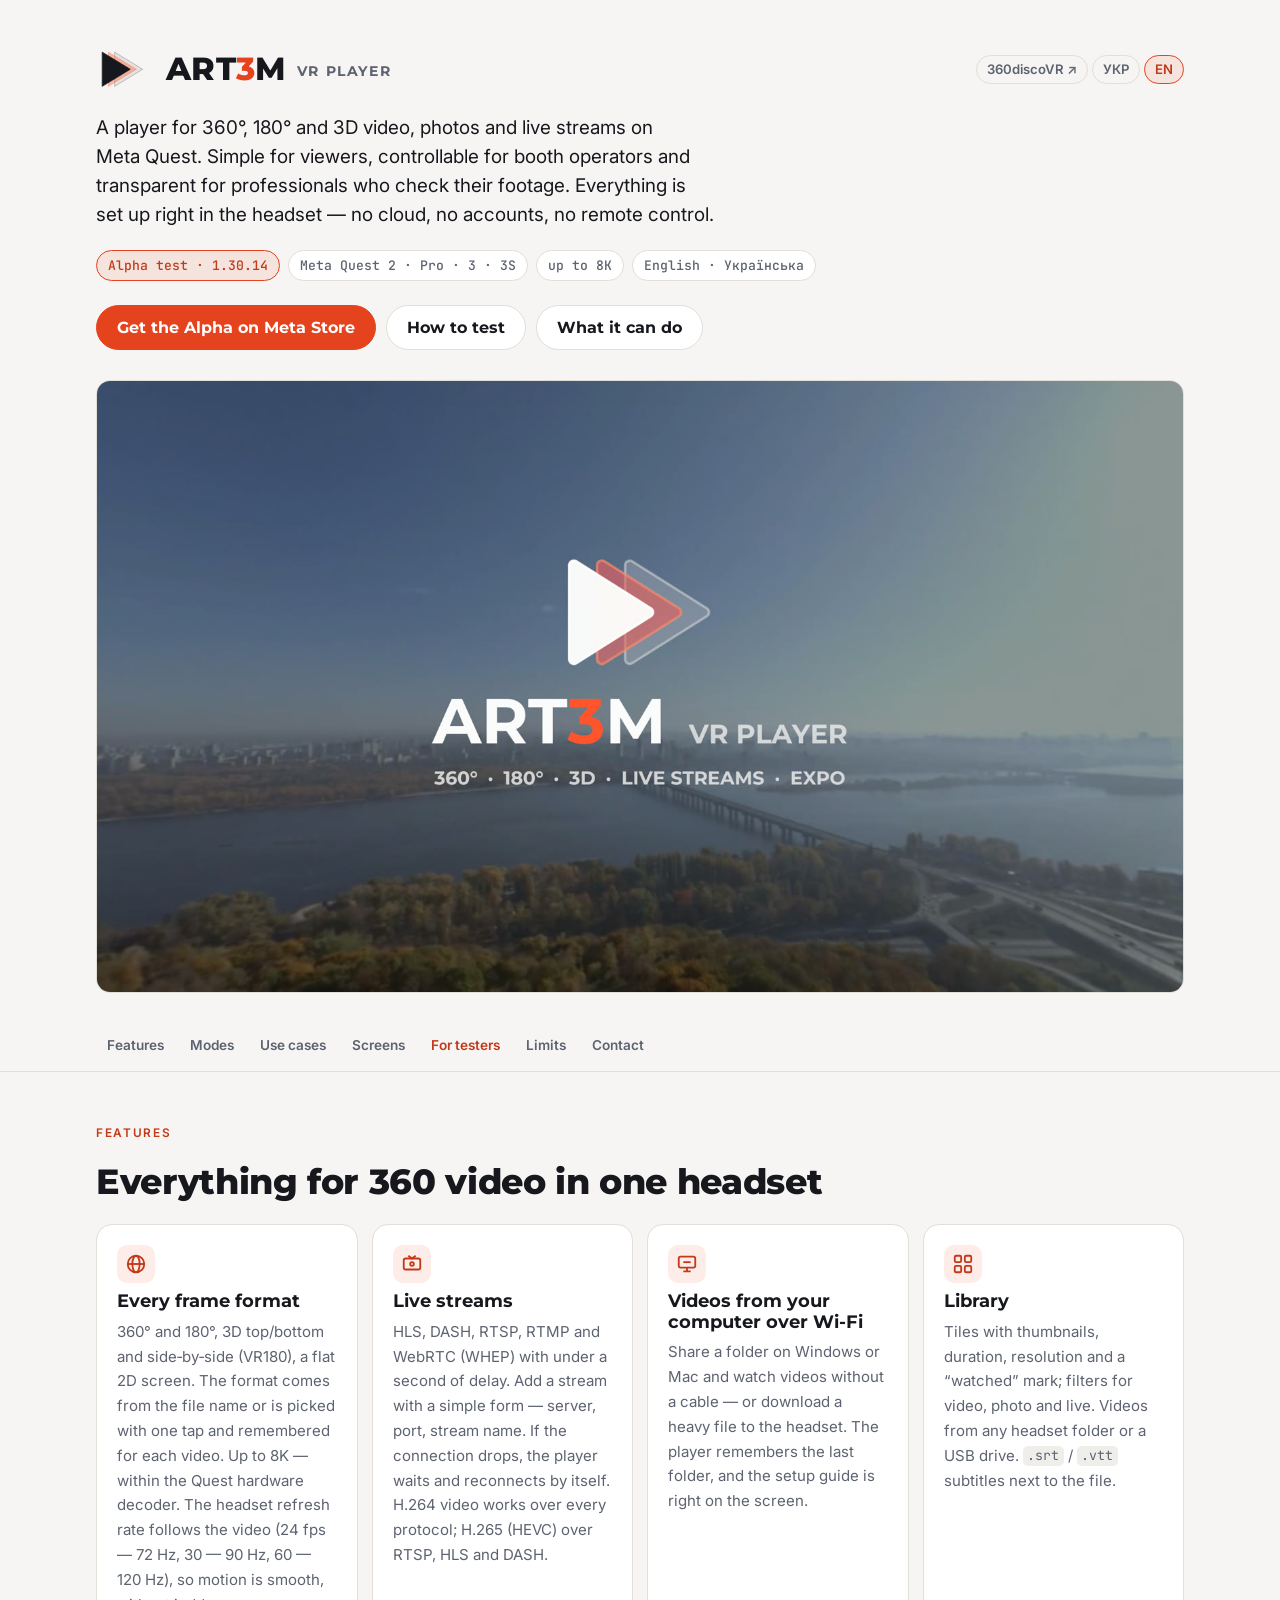
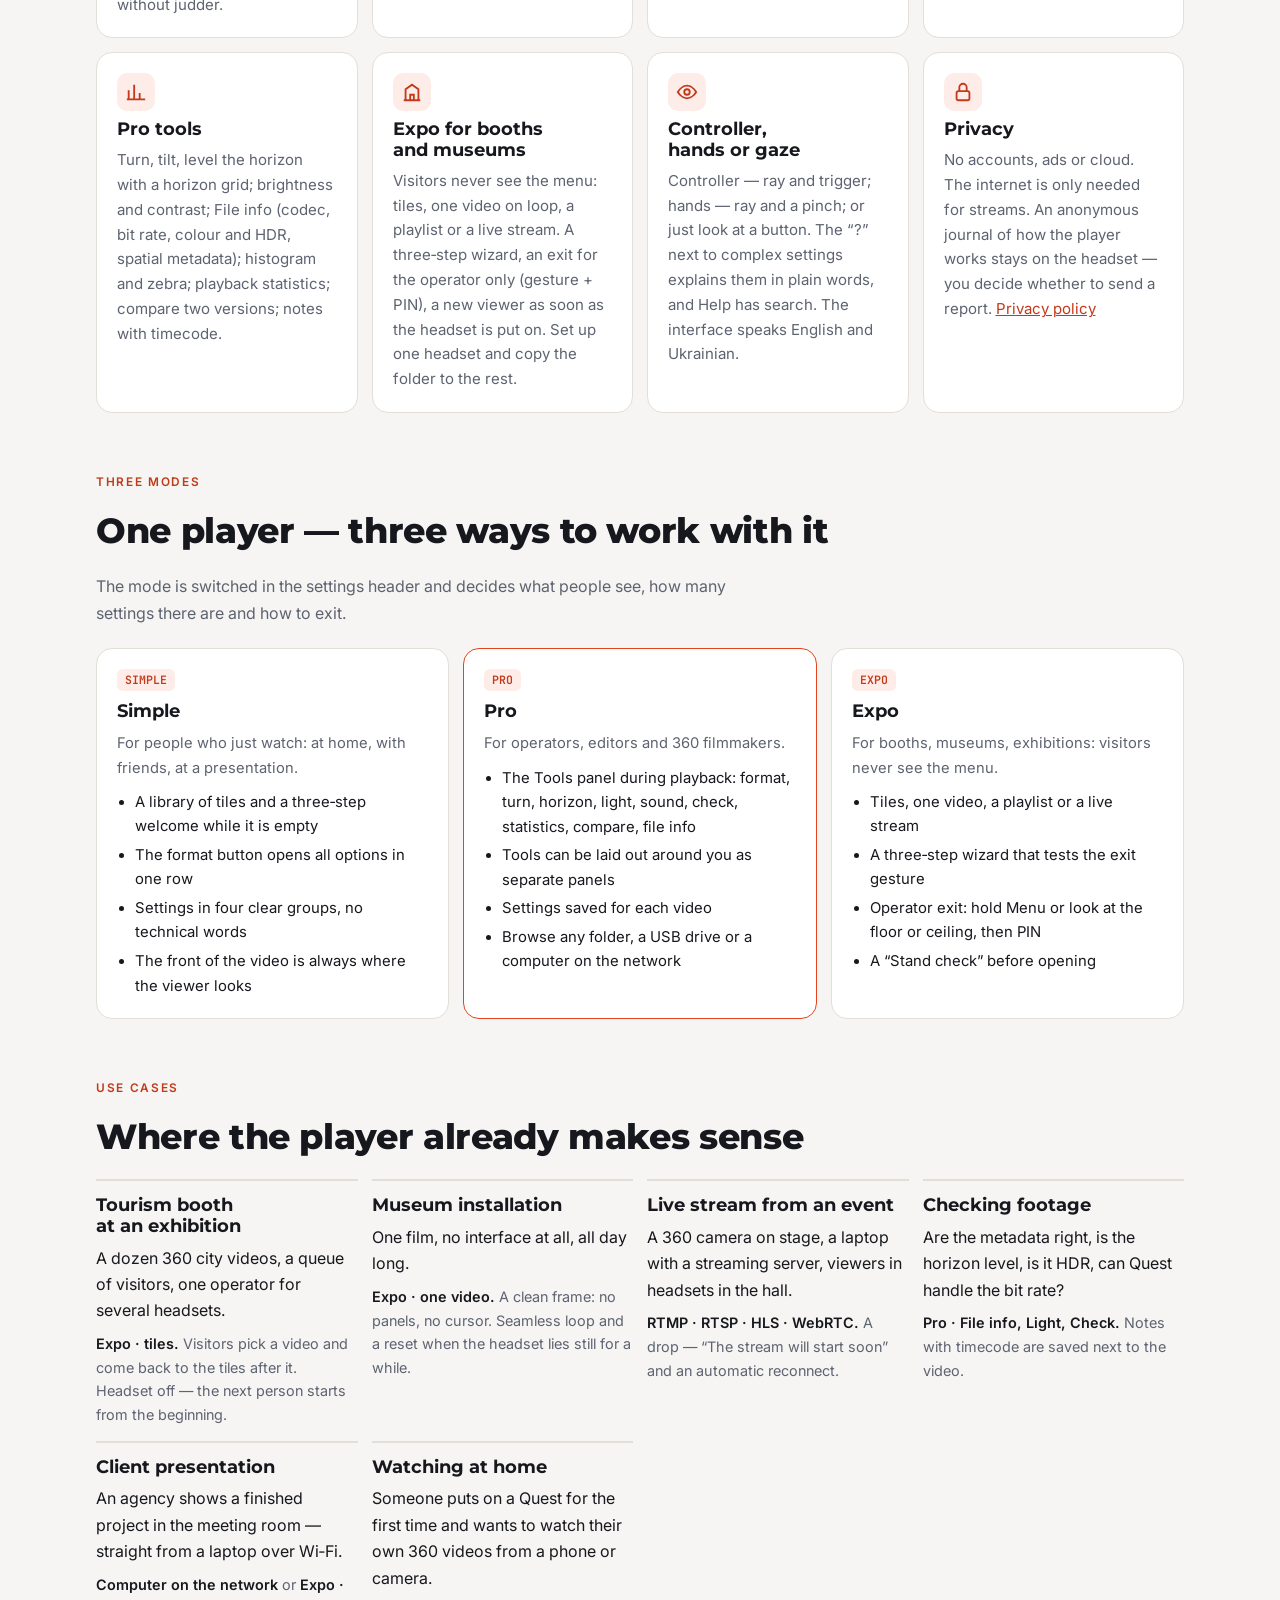
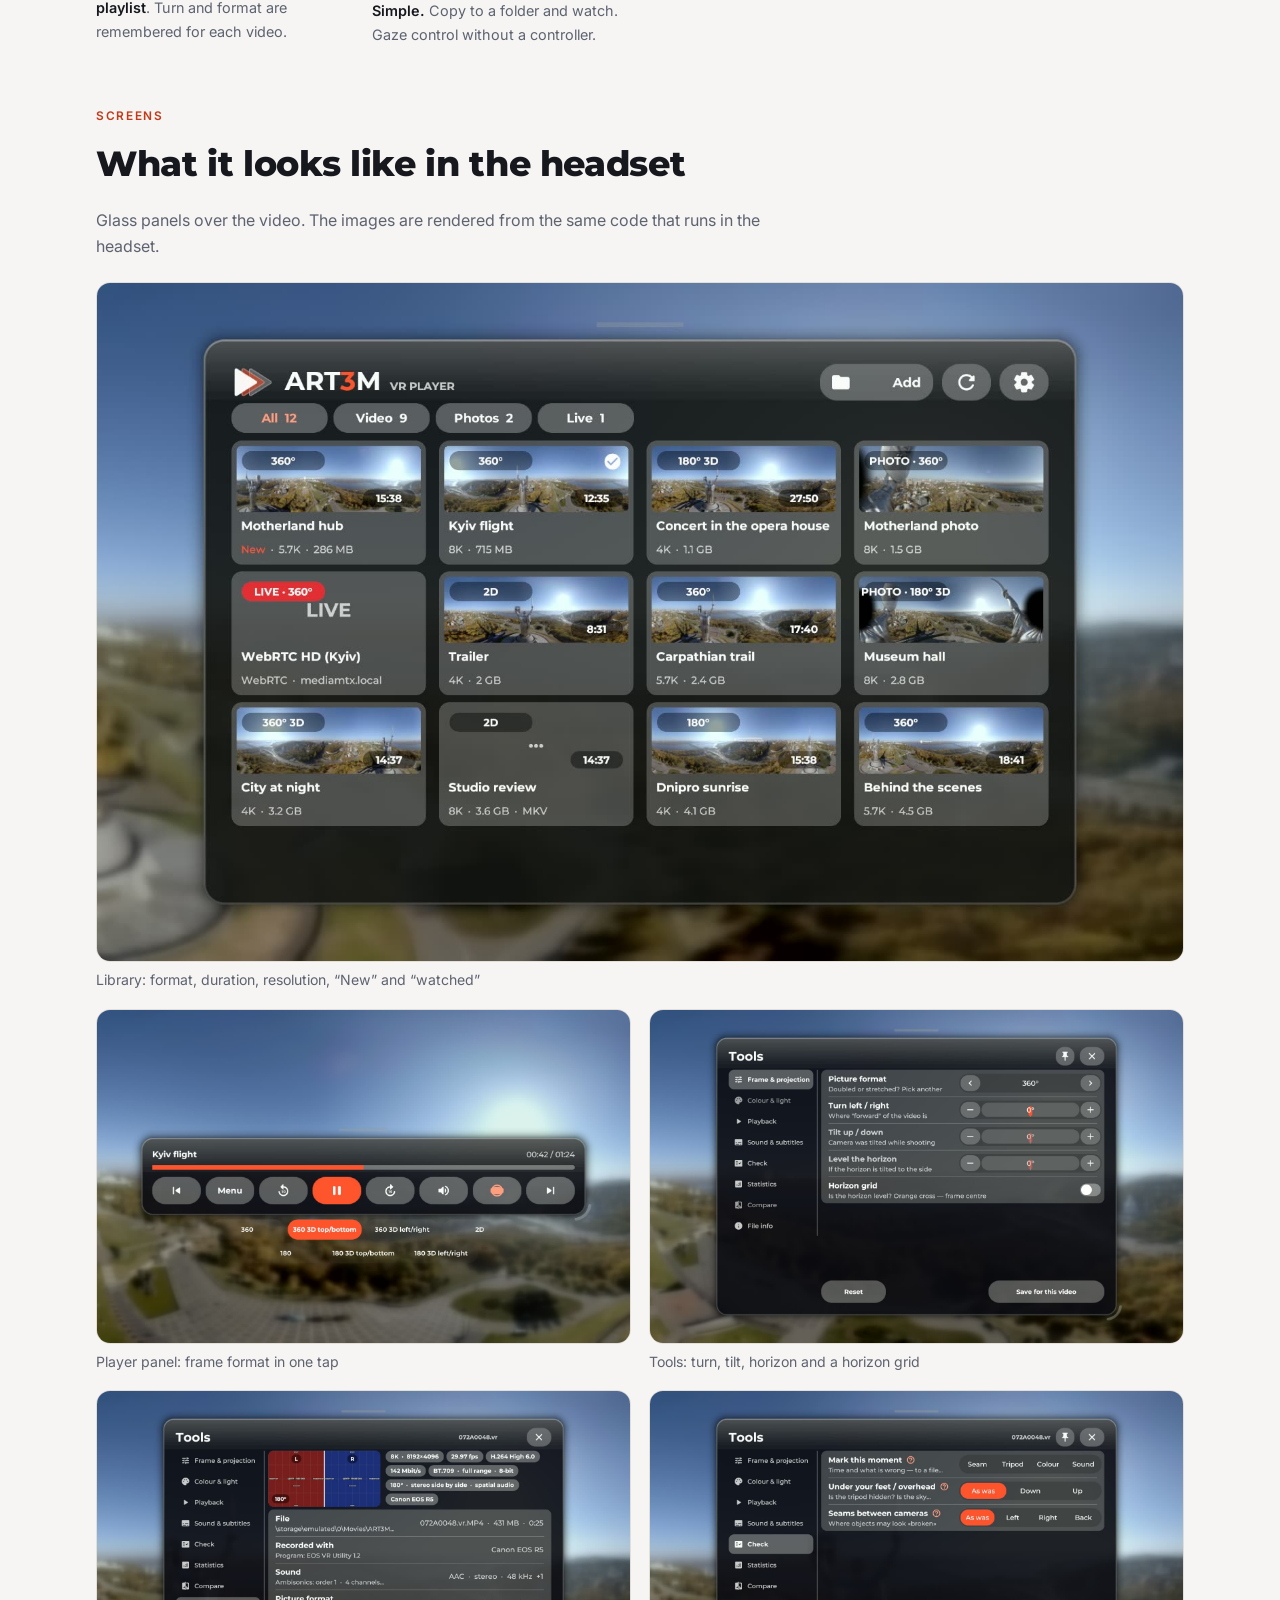
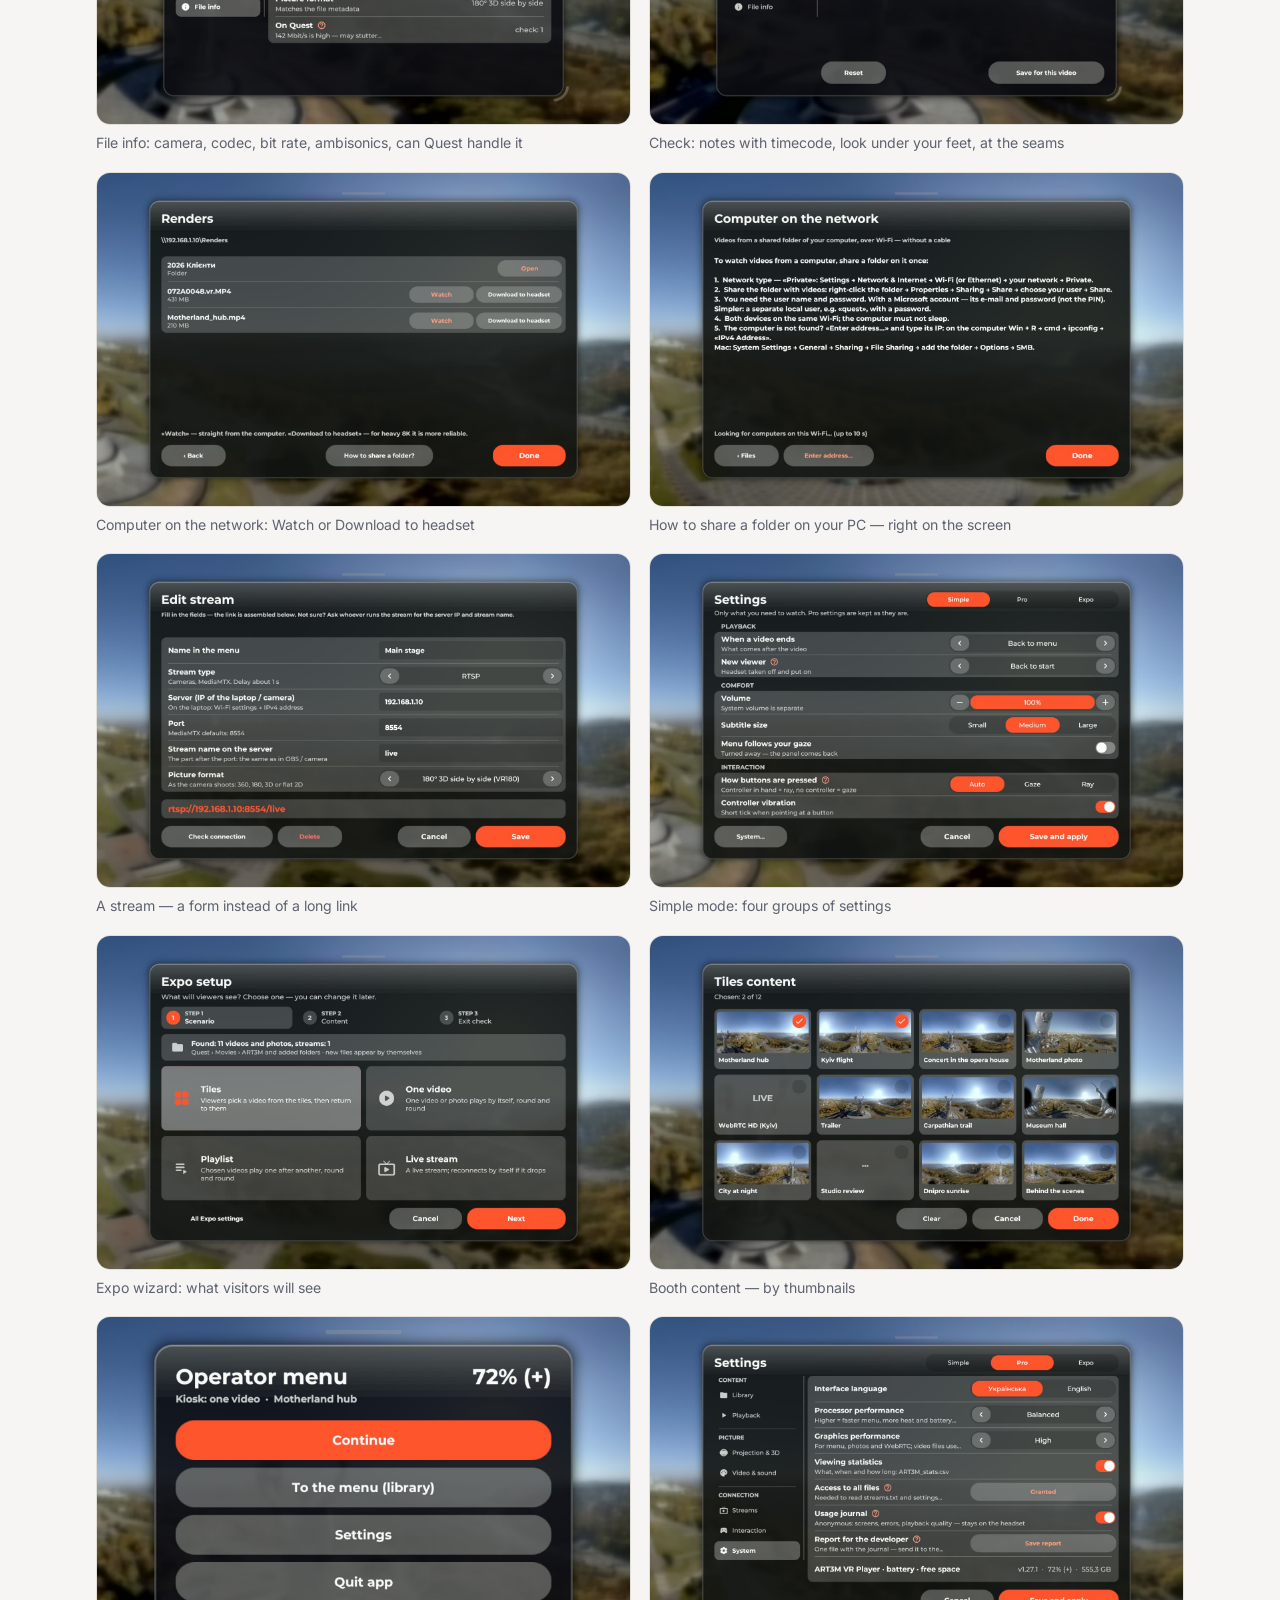
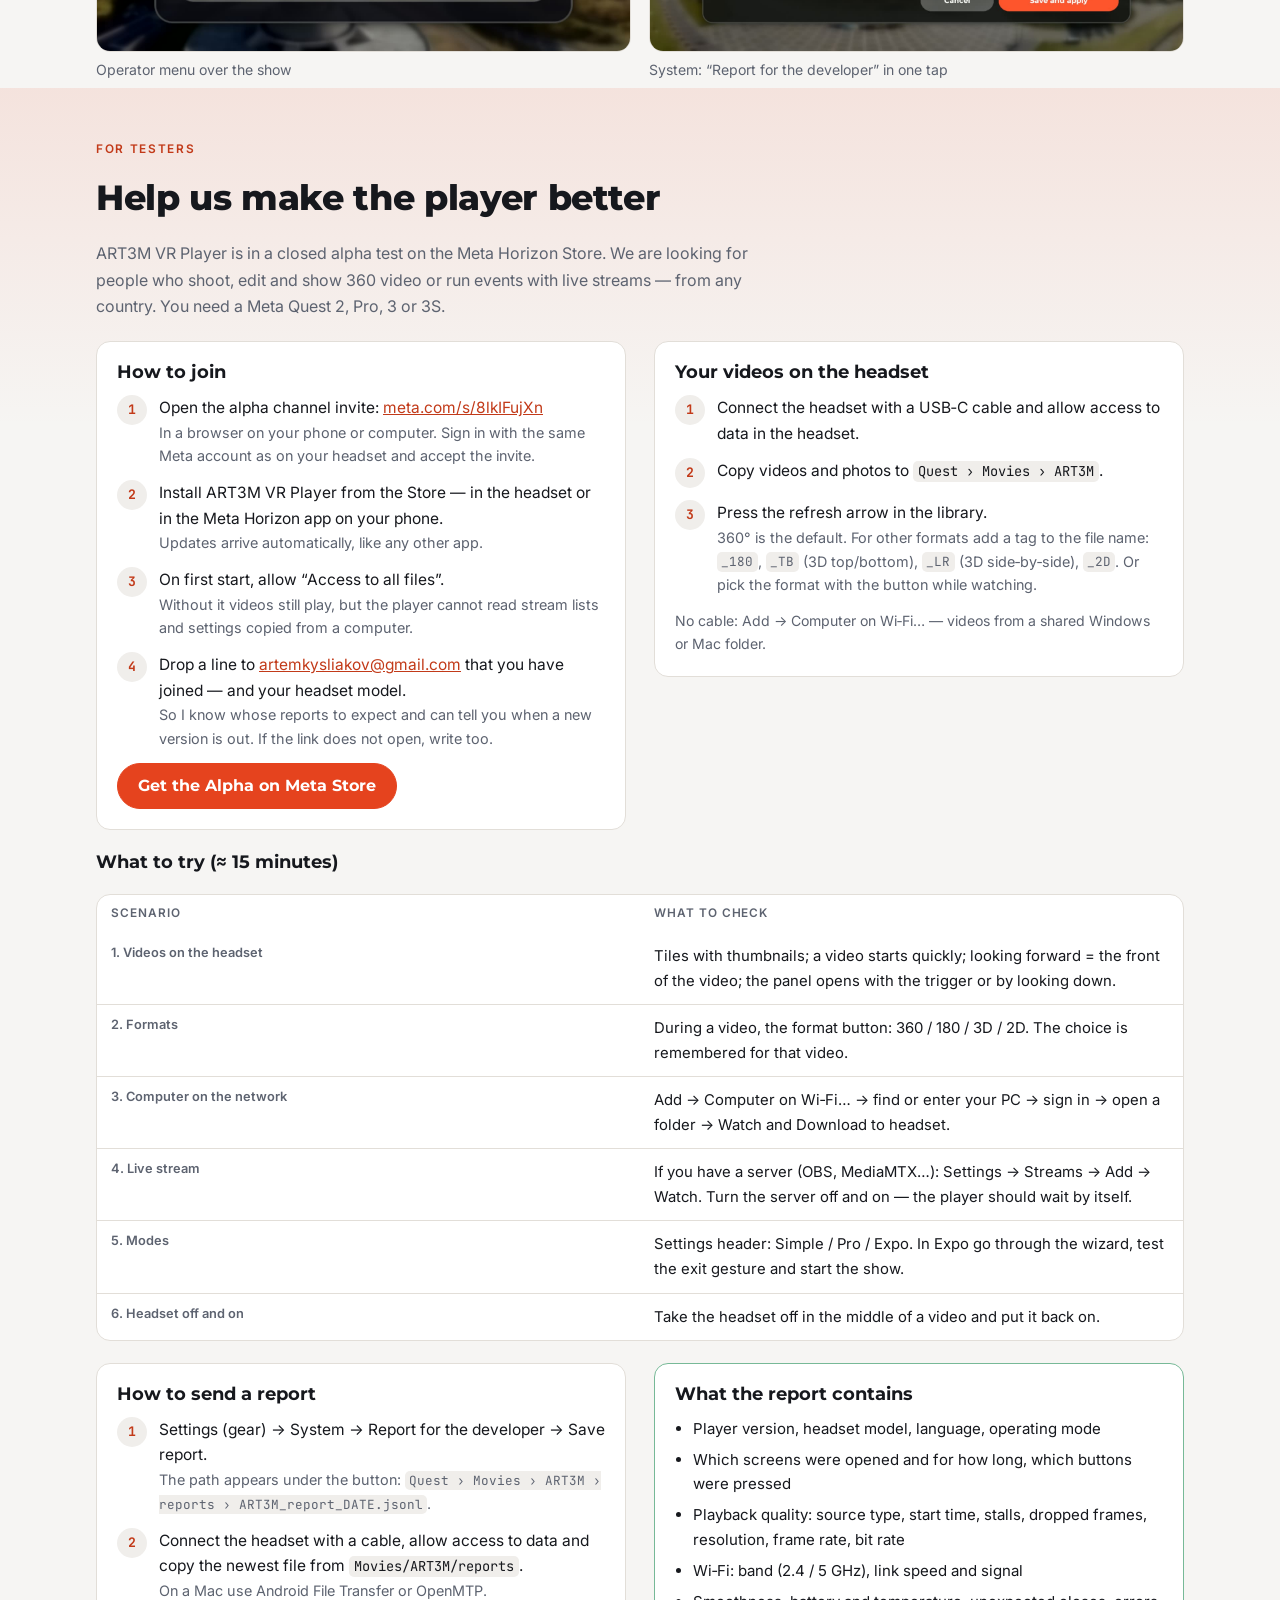
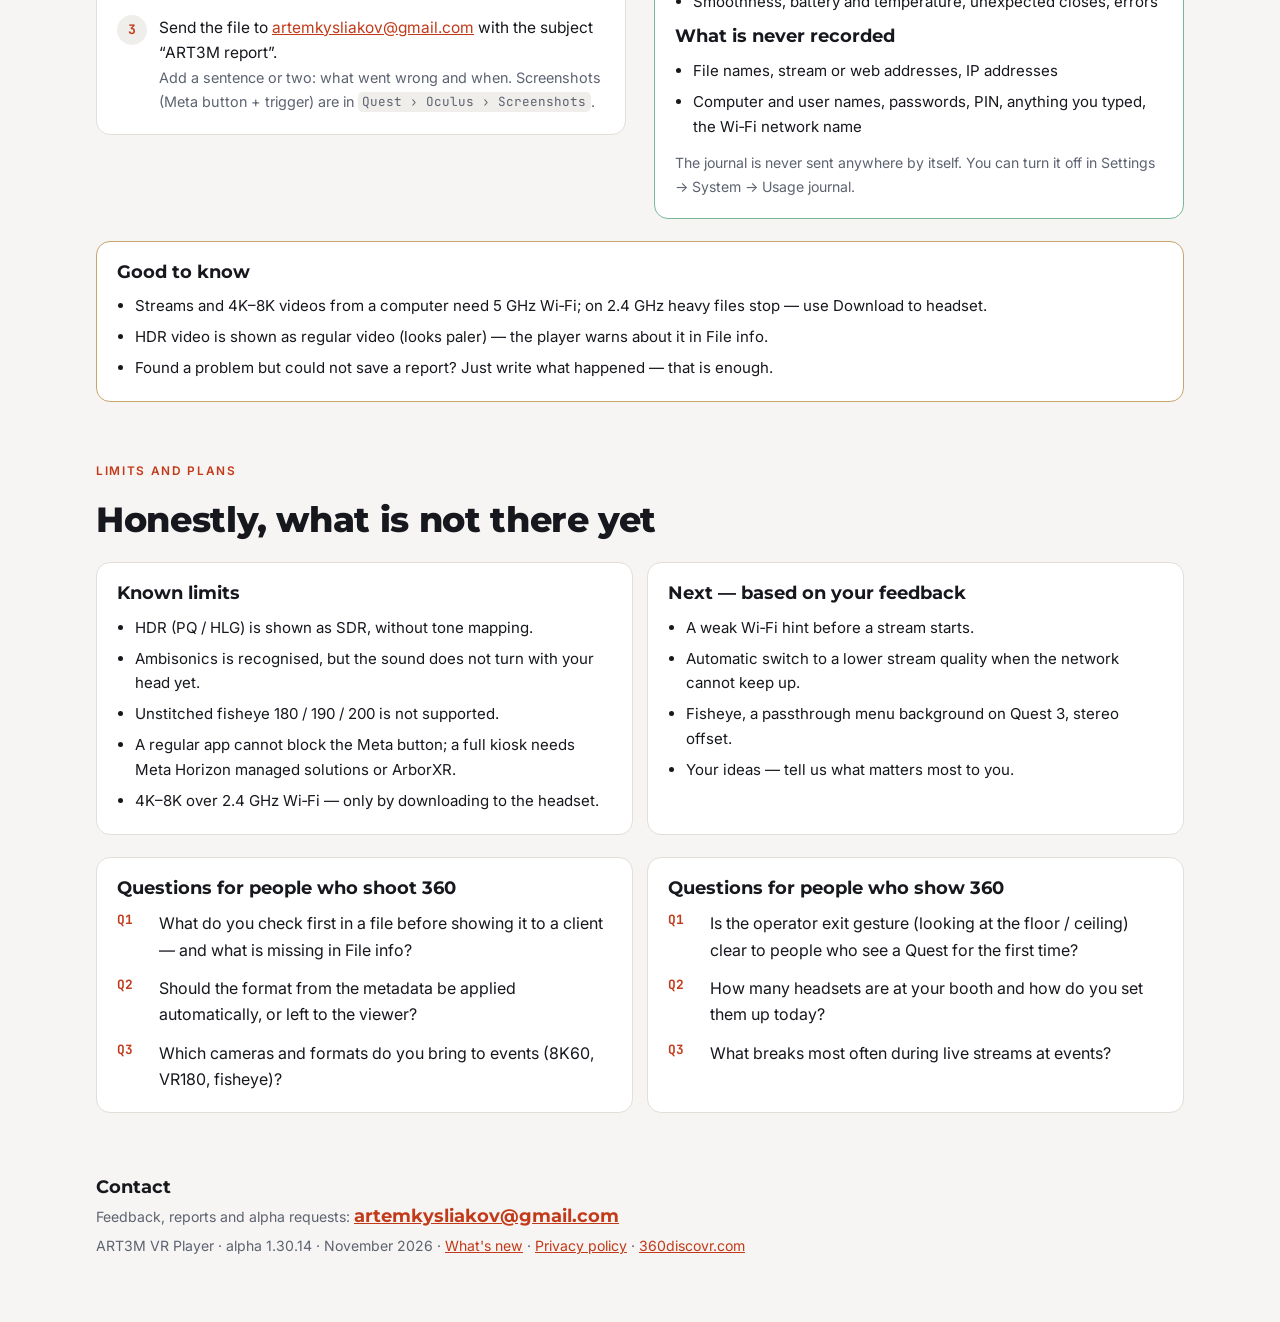
<file: player/en/index.html>
<!doctype html>
<html lang="en">
<head>
<meta charset="utf-8">
<meta name="viewport" content="width=device-width,initial-scale=1,viewport-fit=cover">
<title>ART3M VR Player — 360° player for Meta Quest</title>
<meta name="description" content="360°, 180° and 3D video, photo and live stream player for Meta Quest: simple for viewers, controllable for booths, transparent for professionals. Alpha testers wanted.">
<meta property="og:title" content="ART3M VR Player — 360° player for Meta Quest">
<meta property="og:description" content="360°, 180°, 3D, live streams and videos from your computer over Wi‑Fi. Looking for alpha testers.">
<link rel="canonical" href="https://360discovr.com/player/en/">
<link rel="alternate" hreflang="uk" href="https://360discovr.com/player/">
<link rel="alternate" hreflang="en" href="https://360discovr.com/player/en/">
<link rel="alternate" hreflang="x-default" href="https://360discovr.com/player/">
<meta property="og:url" content="https://360discovr.com/player/en/">
<meta property="og:image" content="https://360discovr.com/player/img/cover.jpg">
<link rel="preconnect" href="https://fonts.googleapis.com">
<link rel="stylesheet" href="https://fonts.googleapis.com/css2?family=Montserrat:wght@600;700;800&family=Inter:wght@400;500;600&family=JetBrains+Mono:wght@500;700&display=swap">
<link rel="stylesheet" href="../style.css">
</head>
<body>

<header class="hero">
  <div class="wrap">
    <div class="topbar">
      <a class="brand" href="/index_en" aria-label="Back to 360discoVR">
        <svg viewBox="0 0 108 82" aria-hidden="true">
          <path d="M36 8 L90 41 L36 74 Z" fill="rgba(255,255,255,.10)" stroke="rgba(255,255,255,.30)" stroke-width="1.5" stroke-linejoin="round"/>
          <path d="M24 8 L78 41 L24 74 Z" fill="rgba(255,84,46,.38)" stroke="rgba(255,138,100,.65)" stroke-width="1.5" stroke-linejoin="round"/>
          <path d="M12 8 L66 41 L12 74 Z" fill="rgba(255,255,255,.94)" stroke="#fff" stroke-width="1.5" stroke-linejoin="round"/>
        </svg>
        <div class="word">ART<b>3</b>M<small>VR PLAYER</small></div>
      </a>
      <nav class="lang" aria-label="Language and navigation"><a href="/index_en">360discoVR ↗</a><a href="../" hreflang="uk">УКР</a><a href="./" aria-current="page">EN</a></nav>
    </div>
    <h1 class="lead" style="font:inherit;font-size:1.18rem;line-height:1.55">A player for 360°, 180° and 3D video, photos and live streams on Meta Quest. Simple for viewers, controllable for booth operators and transparent for professionals who check their footage. Everything is set up right in the headset — no cloud, no accounts, no remote control.</h1>
    <div class="facts">
      <a class="chip on" href="updates.html" title="What's new">Alpha test · 1.30.14</a>
      <span class="chip">Meta Quest 2 · Pro · 3 · 3S</span>
      <span class="chip">up to 8K</span>
      <span class="chip">English · Українська</span>
    </div>
    <div class="cta">
      <a class="btn primary" href="https://www.meta.com/s/8lkIFujXn" target="_blank" rel="noopener">Get the Alpha on Meta Store</a>
      <a class="btn" href="#testers">How to test</a>
      <a class="btn" href="#features">What it can do</a>
    </div>
    <figure class="shot cover"><img src="../img/cover.jpg" alt="ART3M VR Player: the three-layer Play mark over a panorama of Kyiv and the Dnipro" width="1600" height="900"></figure>
  </div>
</header>

<nav class="toc" aria-label="Sections"><div class="wrap">
  <a href="#features">Features</a><a href="#modes">Modes</a><a href="#cases">Use cases</a><a href="#screens">Screens</a><a class="hl" href="#testers">For testers</a><a href="#limits">Limits</a><a href="#contact">Contact</a>
</div></nav>

<main>
<section id="features"><div class="wrap">
  <span class="eyebrow">Features</span>
  <h2>Everything for 360 video in one headset</h2>
  <div class="features">
    <article class="feature">
      <div class="ico"><svg viewBox="0 0 24 24" fill="none" stroke="currentColor" stroke-width="2"><circle cx="12" cy="12" r="9"/><ellipse cx="12" cy="12" rx="4" ry="9"/><path d="M3 12h18"/></svg></div>
      <h3>Every frame format</h3>
      <p>360° and 180°, 3D top/bottom and side‑by‑side (VR180), a flat 2D screen. The format comes from the file name or is picked with one tap and remembered for each video. Up to 8K — within the Quest hardware decoder. The headset refresh rate follows the video (24 fps — 72 Hz, 30 — 90 Hz, 60 — 120 Hz), so motion is smooth, without judder.</p>
    </article>
    <article class="feature">
      <div class="ico"><svg viewBox="0 0 24 24" fill="none" stroke="currentColor" stroke-width="2"><rect x="3" y="6" width="18" height="12" rx="2"/><path d="M8 3l4 3 4-3"/><circle cx="12" cy="12" r="2"/></svg></div>
      <h3>Live streams</h3>
      <p>HLS, DASH, RTSP, RTMP and WebRTC (WHEP) with under a second of delay. Add a stream with a simple form — server, port, stream name. If the connection drops, the player waits and reconnects by itself. H.264 video works over every protocol; H.265 (HEVC) over RTSP, HLS and DASH.</p>
    </article>
    <article class="feature">
      <div class="ico"><svg viewBox="0 0 24 24" fill="none" stroke="currentColor" stroke-width="2"><rect x="3" y="4" width="18" height="12" rx="2"/><path d="M8 20h8M12 16v4"/><path d="M8 10h8"/></svg></div>
      <h3>Videos from your computer over Wi‑Fi</h3>
      <p>Share a folder on Windows or Mac and watch videos without a cable — or download a heavy file to the headset. The player remembers the last folder, and the setup guide is right on the screen.</p>
    </article>
    <article class="feature">
      <div class="ico"><svg viewBox="0 0 24 24" fill="none" stroke="currentColor" stroke-width="2"><rect x="3" y="3" width="7" height="7" rx="1.5"/><rect x="14" y="3" width="7" height="7" rx="1.5"/><rect x="3" y="14" width="7" height="7" rx="1.5"/><rect x="14" y="14" width="7" height="7" rx="1.5"/></svg></div>
      <h3>Library</h3>
      <p>Tiles with thumbnails, duration, resolution and a “watched” mark; filters for video, photo and live. Videos from any headset folder or a USB drive. <code>.srt</code> / <code>.vtt</code> subtitles next to the file.</p>
    </article>
    <article class="feature">
      <div class="ico"><svg viewBox="0 0 24 24" fill="none" stroke="currentColor" stroke-width="2"><path d="M4 20V10M10 20V4M16 20v-7M22 20H2"/></svg></div>
      <h3>Pro tools</h3>
      <p>Turn, tilt, level the horizon with a horizon grid; brightness and contrast; File info (codec, bit rate, colour and HDR, spatial metadata); histogram and zebra; playback statistics; compare two versions; notes with timecode.</p>
    </article>
    <article class="feature">
      <div class="ico"><svg viewBox="0 0 24 24" fill="none" stroke="currentColor" stroke-width="2"><path d="M3 21h18M5 21V9l7-5 7 5v12"/><path d="M10 21v-6h4v6"/></svg></div>
      <h3>Expo for booths and museums</h3>
      <p>Visitors never see the menu: tiles, one video on loop, a playlist or a live stream. A three‑step wizard, an exit for the operator only (gesture + PIN), a new viewer as soon as the headset is put on. Set up one headset and copy the folder to the rest.</p>
    </article>
    <article class="feature">
      <div class="ico"><svg viewBox="0 0 24 24" fill="none" stroke="currentColor" stroke-width="2"><circle cx="12" cy="12" r="3"/><path d="M2 12s4-7 10-7 10 7 10 7-4 7-10 7S2 12 2 12z"/></svg></div>
      <h3>Controller, hands or gaze</h3>
      <p>Controller — ray and trigger; hands — ray and a pinch; or just look at a button. The “?” next to complex settings explains them in plain words, and Help has search. The interface speaks English and Ukrainian.</p>
    </article>
    <article class="feature">
      <div class="ico"><svg viewBox="0 0 24 24" fill="none" stroke="currentColor" stroke-width="2"><rect x="5" y="11" width="14" height="10" rx="2"/><path d="M8 11V7a4 4 0 0 1 8 0v4"/></svg></div>
      <h3>Privacy</h3>
      <p>No accounts, ads or cloud. The internet is only needed for streams. An anonymous journal of how the player works stays on the headset — you decide whether to send a report. <a href="privacy.html">Privacy policy</a></p>
    </article>
  </div>
</div></section>

<section id="modes"><div class="wrap">
  <span class="eyebrow">Three modes</span>
  <h2>One player — three ways to work with it</h2>
  <p class="sub">The mode is switched in the settings header and decides what people see, how many settings there are and how to exit.</p>
  <div class="modes">
    <article class="mode">
      <span class="tag">SIMPLE</span>
      <h3>Simple</h3>
      <p class="who">For people who just watch: at home, with friends, at a presentation.</p>
      <ul>
        <li>A library of tiles and a three‑step welcome while it is empty</li>
        <li>The format button opens all options in one row</li>
        <li>Settings in four clear groups, no technical words</li>
        <li>The front of the video is always where the viewer looks</li>
      </ul>
    </article>
    <article class="mode pro">
      <span class="tag">PRO</span>
      <h3>Pro</h3>
      <p class="who">For operators, editors and 360 filmmakers.</p>
      <ul>
        <li>The Tools panel during playback: format, turn, horizon, light, sound, check, statistics, compare, file info</li>
        <li>Tools can be laid out around you as separate panels</li>
        <li>Settings saved for each video</li>
        <li>Browse any folder, a USB drive or a computer on the network</li>
      </ul>
    </article>
    <article class="mode">
      <span class="tag">EXPO</span>
      <h3>Expo</h3>
      <p class="who">For booths, museums, exhibitions: visitors never see the menu.</p>
      <ul>
        <li>Tiles, one video, a playlist or a live stream</li>
        <li>A three‑step wizard that tests the exit gesture</li>
        <li>Operator exit: hold Menu or look at the floor or ceiling, then PIN</li>
        <li>A “Stand check” before opening</li>
      </ul>
    </article>
  </div>
</div></section>

<section id="cases"><div class="wrap">
  <span class="eyebrow">Use cases</span>
  <h2>Where the player already makes sense</h2>
  <div class="cases">
    <article class="case"><h3>Tourism booth at an exhibition</h3><p>A dozen 360 city videos, a queue of visitors, one operator for several headsets.</p><p class="how"><b>Expo · tiles.</b> Visitors pick a video and come back to the tiles after it. Headset off — the next person starts from the beginning.</p></article>
    <article class="case"><h3>Museum installation</h3><p>One film, no interface at all, all day long.</p><p class="how"><b>Expo · one video.</b> A clean frame: no panels, no cursor. Seamless loop and a reset when the headset lies still for a while.</p></article>
    <article class="case"><h3>Live stream from an event</h3><p>A 360 camera on stage, a laptop with a streaming server, viewers in headsets in the hall.</p><p class="how"><b>RTMP · RTSP · HLS · WebRTC.</b> A drop — “The stream will start soon” and an automatic reconnect.</p></article>
    <article class="case"><h3>Checking footage</h3><p>Are the metadata right, is the horizon level, is it HDR, can Quest handle the bit rate?</p><p class="how"><b>Pro · File info, Light, Check.</b> Notes with timecode are saved next to the video.</p></article>
    <article class="case"><h3>Client presentation</h3><p>An agency shows a finished project in the meeting room — straight from a laptop over Wi‑Fi.</p><p class="how"><b>Computer on the network</b> or <b>Expo · playlist</b>. Turn and format are remembered for each video.</p></article>
    <article class="case"><h3>Watching at home</h3><p>Someone puts on a Quest for the first time and wants to watch their own 360 videos from a phone or camera.</p><p class="how"><b>Simple.</b> Copy to a folder and watch. Gaze control without a controller.</p></article>
  </div>
</div></section>

<section id="screens"><div class="wrap">
  <span class="eyebrow">Screens</span>
  <h2>What it looks like in the headset</h2>
  <p class="sub">Glass panels over the video. The images are rendered from the same code that runs in the headset.</p>
  <div class="gallery">
    <figure class="shot wide"><img src="../img/library_en.jpg" alt="Library: tiles with thumbnails, format, duration and size" loading="lazy" width="1600" height="1000"><figcaption>Library: format, duration, resolution, “New” and “watched”</figcaption></figure>
    <figure class="shot"><img src="../img/controls_format_en.jpg" alt="Player panel and frame format choice" loading="lazy" width="1600" height="1000"><figcaption>Player panel: frame format in one tap</figcaption></figure>
    <figure class="shot"><img src="../img/advanced_1_en.jpg" alt="Tools: format, turn, tilt, horizon" loading="lazy" width="1600" height="1000"><figcaption>Tools: turn, tilt, horizon and a horizon grid</figcaption></figure>
    <figure class="shot"><img src="../img/advanced_4_en.jpg" alt="File info: codec, bit rate, sound, format" loading="lazy" width="1600" height="1000"><figcaption>File info: camera, codec, bit rate, ambisonics, can Quest handle it</figcaption></figure>
    <figure class="shot"><img src="../img/advanced_5_en.jpg" alt="Check: notes and gaze jumps" loading="lazy" width="1600" height="1000"><figcaption>Check: notes with timecode, look under your feet, at the seams</figcaption></figure>
    <figure class="shot"><img src="../img/network_folder_en.jpg" alt="Shared folder on a computer" loading="lazy" width="1600" height="1000"><figcaption>Computer on the network: Watch or Download to headset</figcaption></figure>
    <figure class="shot"><img src="../img/network_search_en.jpg" alt="Guide to sharing a folder" loading="lazy" width="1600" height="1000"><figcaption>How to share a folder on your PC — right on the screen</figcaption></figure>
    <figure class="shot"><img src="../img/streams_form_en.jpg" alt="Stream form" loading="lazy" width="1600" height="1000"><figcaption>A stream — a form instead of a long link</figcaption></figure>
    <figure class="shot"><img src="../img/settings_simple_en.jpg" alt="Simple mode settings" loading="lazy" width="1600" height="1000"><figcaption>Simple mode: four groups of settings</figcaption></figure>
    <figure class="shot"><img src="../img/wizard_1_en.jpg" alt="Expo wizard, step 1" loading="lazy" width="1600" height="1000"><figcaption>Expo wizard: what visitors will see</figcaption></figure>
    <figure class="shot"><img src="../img/picker_en.jpg" alt="Choosing Expo content by thumbnails" loading="lazy" width="1600" height="1000"><figcaption>Booth content — by thumbnails</figcaption></figure>
    <figure class="shot"><img src="../img/operator_en.jpg" alt="Operator menu" loading="lazy" width="1600" height="1000"><figcaption>Operator menu over the show</figcaption></figure>
    <figure class="shot"><img src="../img/settings_7_en.jpg" alt="Settings — System, report for the developer" loading="lazy" width="1600" height="1000"><figcaption>System: “Report for the developer” in one tap</figcaption></figure>
  </div>
</div></section>

<section id="testers" class="testers"><div class="wrap">
  <span class="eyebrow">For testers</span>
  <h2>Help us make the player better</h2>
  <p class="sub">ART3M VR Player is in a closed alpha test on the Meta Horizon Store. We are looking for people who shoot, edit and show 360 video or run events with live streams — from any country. You need a Meta Quest 2, Pro, 3 or 3S.</p>

  <div class="two">
    <div class="box">
      <h3>How to join</h3>
      <ol class="steps">
        <li><span>Open the alpha channel invite: <a href="https://www.meta.com/s/8lkIFujXn" target="_blank" rel="noopener">meta.com/s/8lkIFujXn</a><span class="t">In a browser on your phone or computer. Sign in with the same Meta account as on your headset and accept the invite.</span></span></li>
        <li><span>Install ART3M VR Player from the Store — in the headset or in the Meta Horizon app on your phone.<span class="t">Updates arrive automatically, like any other app.</span></span></li>
        <li><span>On first start, allow “Access to all files”.<span class="t">Without it videos still play, but the player cannot read stream lists and settings copied from a computer.</span></span></li>
        <li><span>Drop a line to <a href="mailto:artemkysliakov@gmail.com?subject=ART3M%20Alpha">artemkysliakov@gmail.com</a> that you have joined — and your headset model.<span class="t">So I know whose reports to expect and can tell you when a new version is out. If the link does not open, write too.</span></span></li>
      </ol>
      <a class="btn primary" style="align-self:flex-start" href="https://www.meta.com/s/8lkIFujXn" target="_blank" rel="noopener">Get the Alpha on Meta Store</a>
    </div>
    <div class="box">
      <h3>Your videos on the headset</h3>
      <ol class="steps">
        <li><span>Connect the headset with a USB‑C cable and allow access to data in the headset.</span></li>
        <li><span>Copy videos and photos to <code>Quest › Movies › ART3M</code>.</span></li>
        <li><span>Press the refresh arrow in the library.<span class="t">360° is the default. For other formats add a tag to the file name: <code>_180</code>, <code>_TB</code> (3D top/bottom), <code>_LR</code> (3D side‑by‑side), <code>_2D</code>. Or pick the format with the button while watching.</span></span></li>
      </ol>
      <p class="note">No cable: Add → Computer on Wi‑Fi… — videos from a shared Windows or Mac folder.</p>
    </div>
  </div>

  <h3>What to try (≈ 15 minutes)</h3>
  <div class="tablebox"><table class="spec">
    <thead><tr><th>Scenario</th><th>What to check</th></tr></thead>
    <tr><th>1. Videos on the headset</th><td>Tiles with thumbnails; a video starts quickly; looking forward = the front of the video; the panel opens with the trigger or by looking down.</td></tr>
    <tr><th>2. Formats</th><td>During a video, the format button: 360 / 180 / 3D / 2D. The choice is remembered for that video.</td></tr>
    <tr><th>3. Computer on the network</th><td>Add → Computer on Wi‑Fi… → find or enter your PC → sign in → open a folder → Watch and Download to headset.</td></tr>
    <tr><th>4. Live stream</th><td>If you have a server (OBS, MediaMTX…): Settings → Streams → Add → Watch. Turn the server off and on — the player should wait by itself.</td></tr>
    <tr><th>5. Modes</th><td>Settings header: Simple / Pro / Expo. In Expo go through the wizard, test the exit gesture and start the show.</td></tr>
    <tr><th>6. Headset off and on</th><td>Take the headset off in the middle of a video and put it back on.</td></tr>
  </table></div>

  <div class="two">
    <div class="box">
      <h3>How to send a report</h3>
      <ol class="steps">
        <li><span>Settings (gear) → System → Report for the developer → Save report.<span class="t">The path appears under the button: <code>Quest › Movies › ART3M › reports › ART3M_report_DATE.jsonl</code>.</span></span></li>
        <li><span>Connect the headset with a cable, allow access to data and copy the newest file from <code>Movies/ART3M/reports</code>.<span class="t">On a Mac use Android File Transfer or OpenMTP.</span></span></li>
        <li><span>Send the file to <a href="mailto:artemkysliakov@gmail.com?subject=ART3M%20report">artemkysliakov@gmail.com</a> with the subject “ART3M report”.<span class="t">Add a sentence or two: what went wrong and when. Screenshots (Meta button + trigger) are in <code>Quest › Oculus › Screenshots</code>.</span></span></li>
      </ol>
    </div>
    <div class="box ok">
      <h3>What the report contains</h3>
      <ul>
        <li>Player version, headset model, language, operating mode</li>
        <li>Which screens were opened and for how long, which buttons were pressed</li>
        <li>Playback quality: source type, start time, stalls, dropped frames, resolution, frame rate, bit rate</li>
        <li>Wi‑Fi: band (2.4 / 5 GHz), link speed and signal</li>
        <li>Smoothness, battery and temperature, unexpected closes, errors</li>
      </ul>
      <h3>What is never recorded</h3>
      <ul>
        <li>File names, stream or web addresses, IP addresses</li>
        <li>Computer and user names, passwords, PIN, anything you typed, the Wi‑Fi network name</li>
      </ul>
      <p class="note">The journal is never sent anywhere by itself. You can turn it off in Settings → System → Usage journal.</p>
    </div>
  </div>

  <div class="box no">
    <h3>Good to know</h3>
    <ul>
      <li>Streams and 4K–8K videos from a computer need 5 GHz Wi‑Fi; on 2.4 GHz heavy files stop — use Download to headset.</li>
      <li>HDR video is shown as regular video (looks paler) — the player warns about it in File info.</li>
      <li>Found a problem but could not save a report? Just write what happened — that is enough.</li>
    </ul>
  </div>
</div></section>

<section id="limits"><div class="wrap">
  <span class="eyebrow">Limits and plans</span>
  <h2>Honestly, what is not there yet</h2>
  <div class="limits">
    <div class="box">
      <h3>Known limits</h3>
      <ul>
        <li>HDR (PQ / HLG) is shown as SDR, without tone mapping.</li>
        <li>Ambisonics is recognised, but the sound does not turn with your head yet.</li>
        <li>Unstitched fisheye 180 / 190 / 200 is not supported.</li>
        <li>A regular app cannot block the Meta button; a full kiosk needs Meta Horizon managed solutions or ArborXR.</li>
        <li>4K–8K over 2.4 GHz Wi‑Fi — only by downloading to the headset.</li>
      </ul>
    </div>
    <div class="box">
      <h3>Next — based on your feedback</h3>
      <ul>
        <li>A weak Wi‑Fi hint before a stream starts.</li>
        <li>Automatic switch to a lower stream quality when the network cannot keep up.</li>
        <li>Fisheye, a passthrough menu background on Quest 3, stereo offset.</li>
        <li>Your ideas — tell us what matters most to you.</li>
      </ul>
    </div>
  </div>
  <div class="limits">
    <div class="box">
      <h3>Questions for people who shoot 360</h3>
      <ol class="q">
        <li><span>What do you check first in a file before showing it to a client — and what is missing in File info?</span></li>
        <li><span>Should the format from the metadata be applied automatically, or left to the viewer?</span></li>
        <li><span>Which cameras and formats do you bring to events (8K60, VR180, fisheye)?</span></li>
      </ol>
    </div>
    <div class="box">
      <h3>Questions for people who show 360</h3>
      <ol class="q">
        <li><span>Is the operator exit gesture (looking at the floor / ceiling) clear to people who see a Quest for the first time?</span></li>
        <li><span>How many headsets are at your booth and how do you set them up today?</span></li>
        <li><span>What breaks most often during live streams at events?</span></li>
      </ol>
    </div>
  </div>
</div></section>
</main>

<footer id="contact"><div class="wrap">
  <h3 style="color:var(--fg)">Contact</h3>
  <p>Feedback, reports and alpha requests: <a class="mail" href="mailto:artemkysliakov@gmail.com">artemkysliakov@gmail.com</a></p>
  <p>ART3M VR Player · alpha 1.30.14 · November 2026 · <a href="updates.html">What's new</a> · <a href="privacy.html">Privacy policy</a> · <a href="https://360discovr.com">360discovr.com</a></p>
</div></footer>
</body>
</html>
</file>
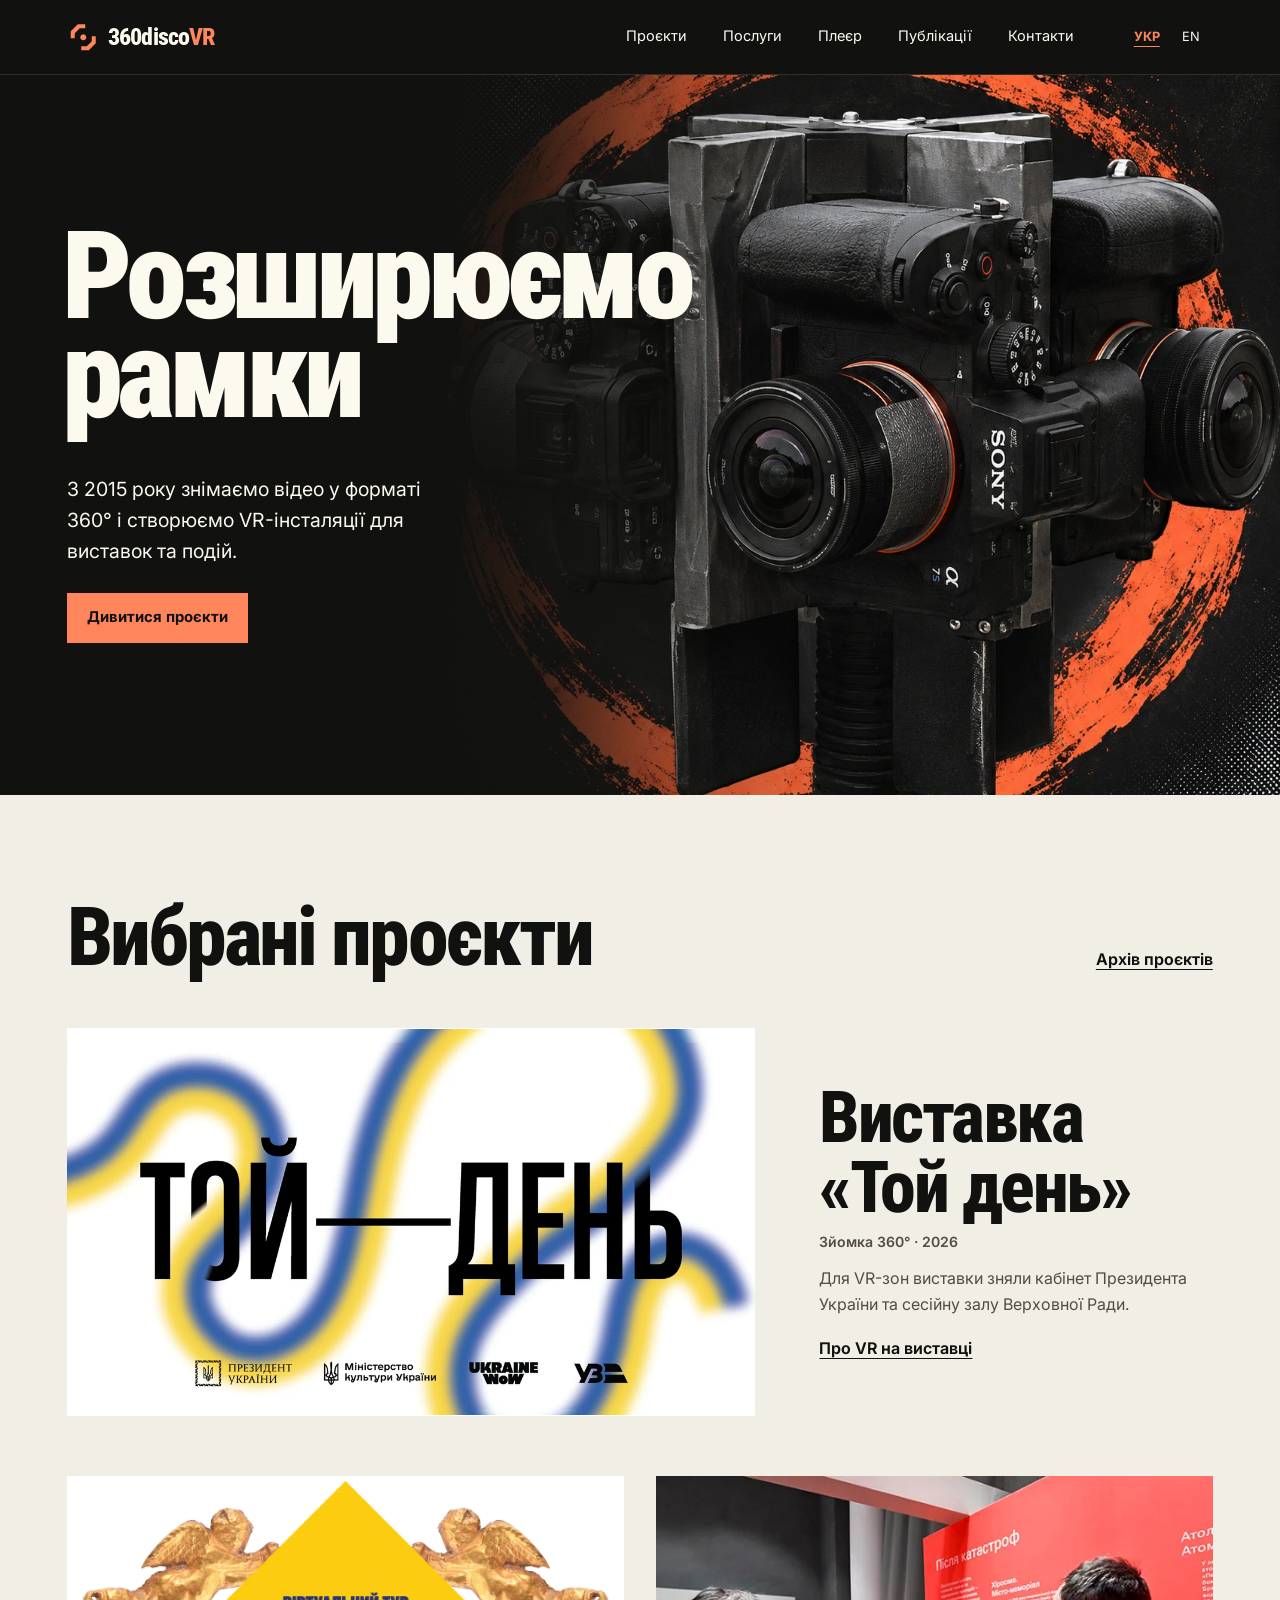
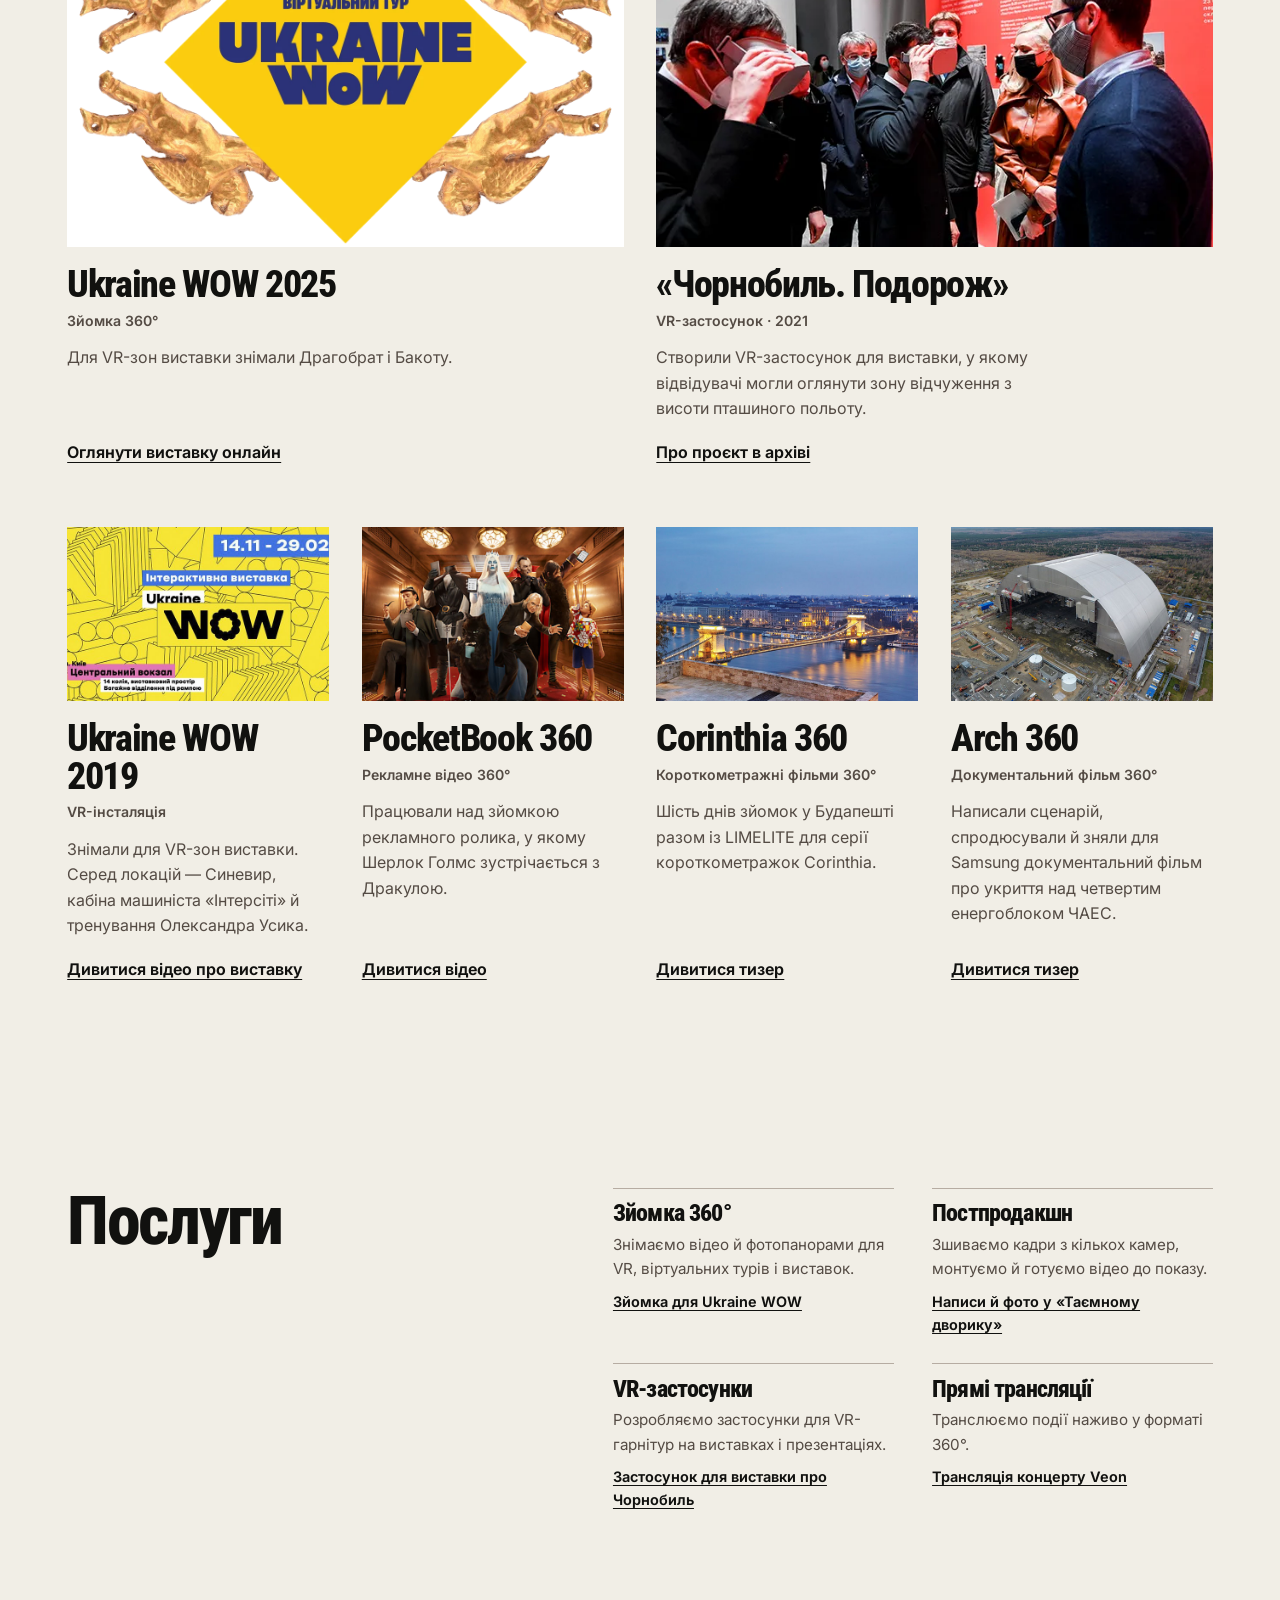
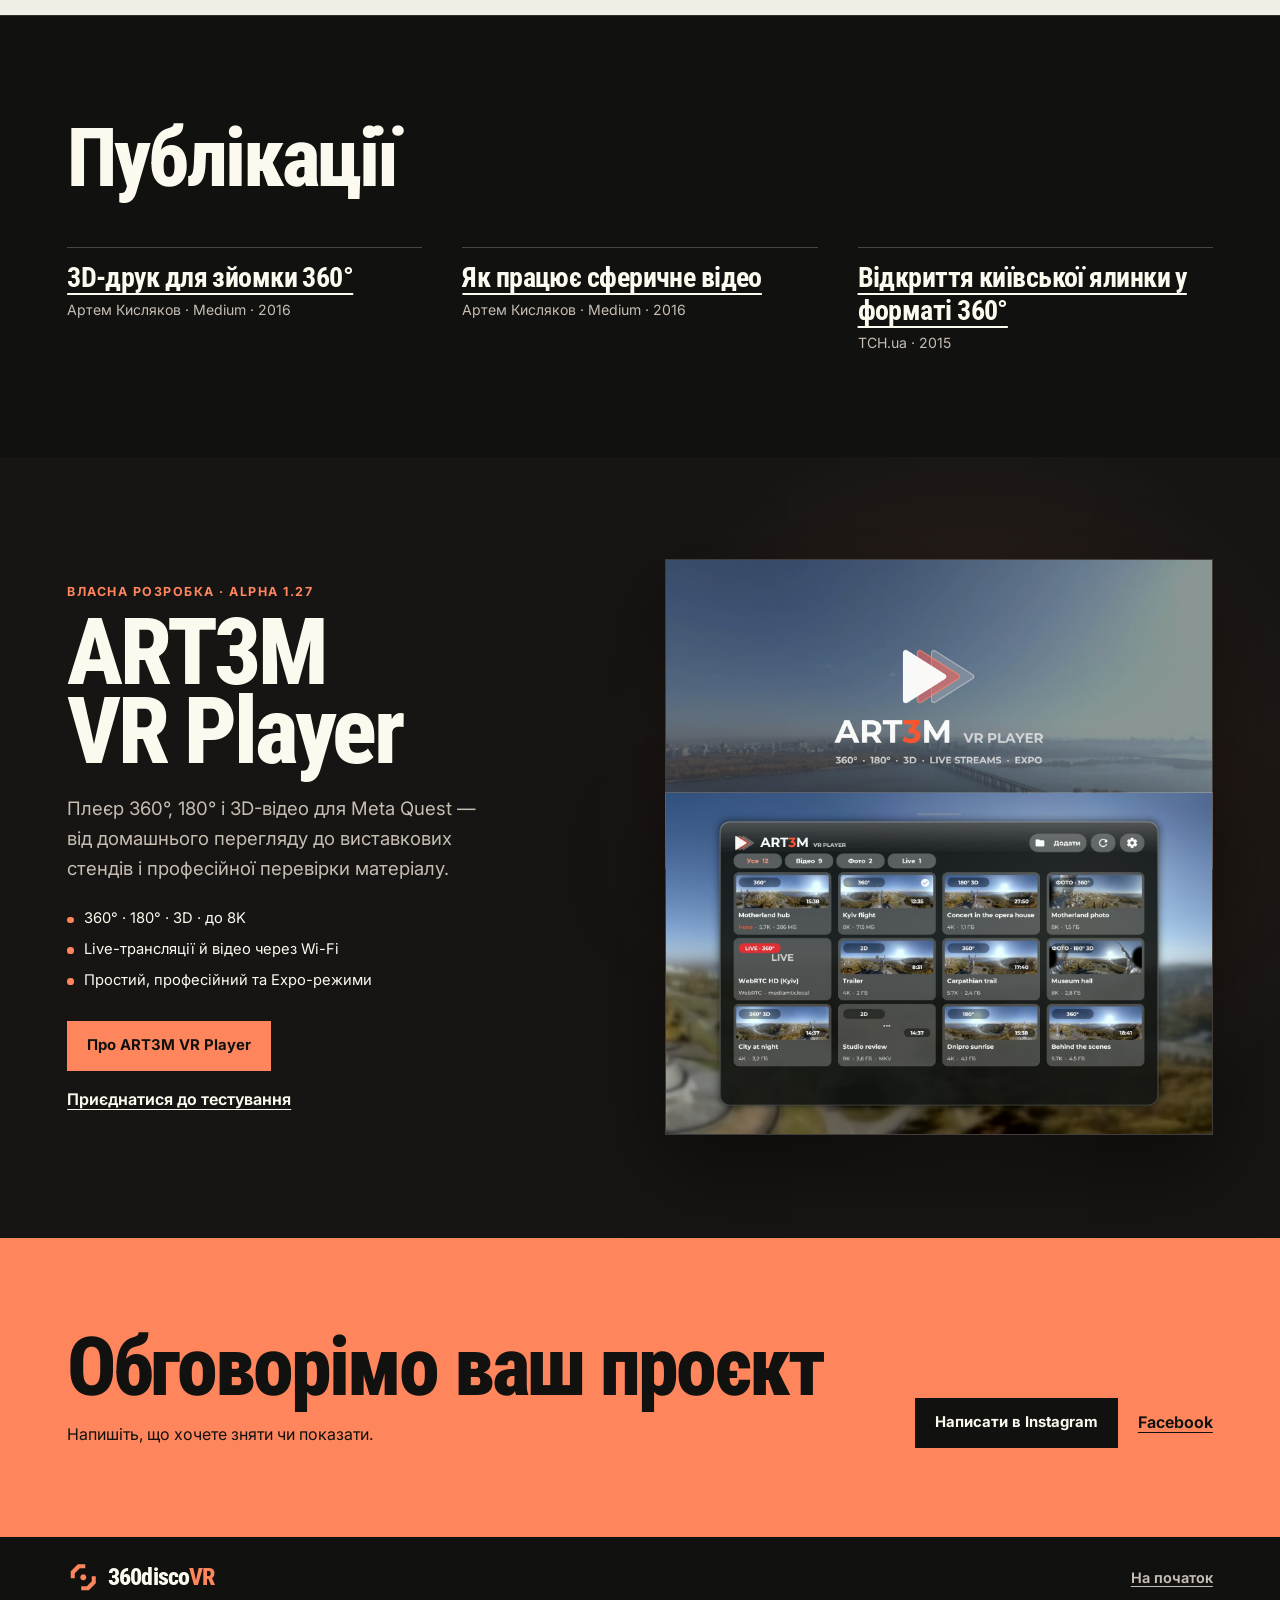
<file: index_.ru.html>
<!doctype html>
<html lang="uk">
<head>
  <meta charset="utf-8">
  <meta name="robots" content="noindex">
  <meta name="viewport" content="width=device-width, initial-scale=1">
  <title>360discoVR</title>
  <link rel="canonical" href="https://360discovr.com/">
  <meta http-equiv="refresh" content="0; url=./">
  <script>location.replace('./' + location.search + location.hash);</script>
</head>
<body>
  <p><a href="./">Відкрити українську версію 360discoVR</a></p>
</body>
</html>
</file>
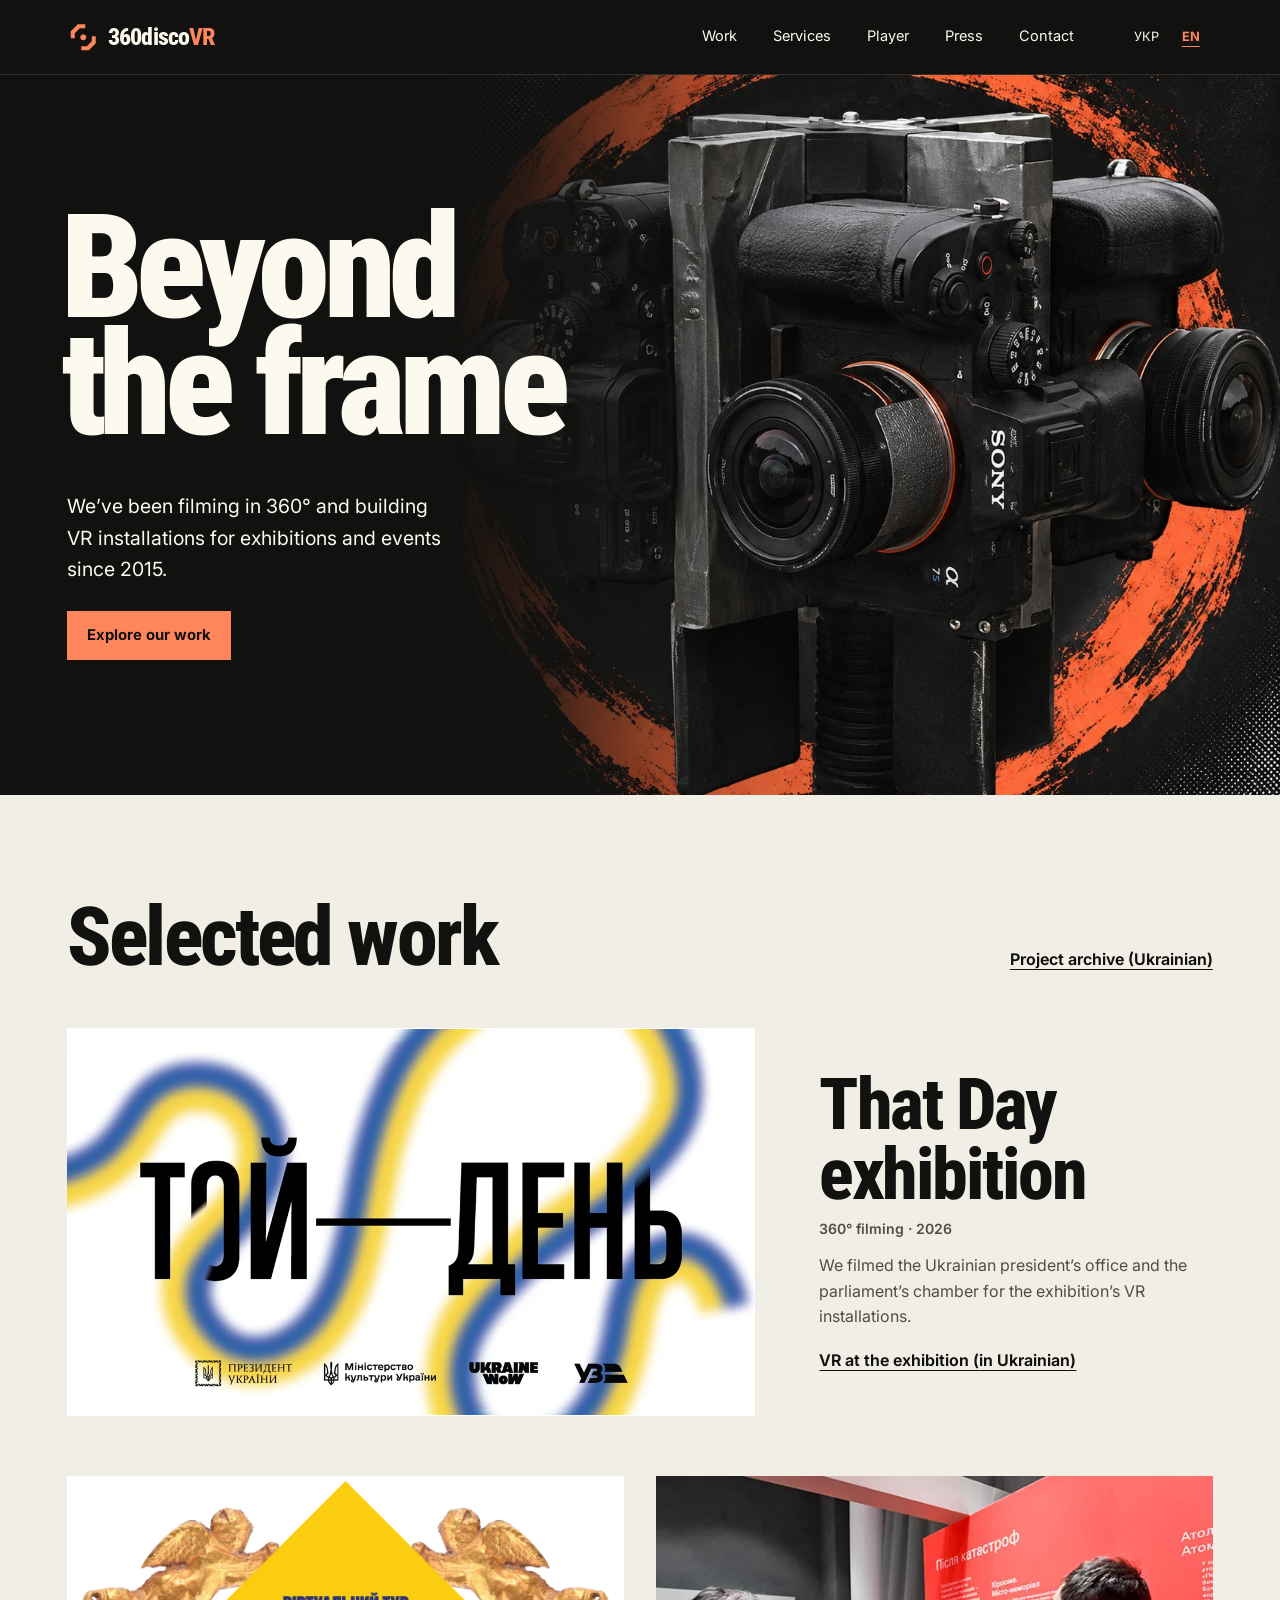
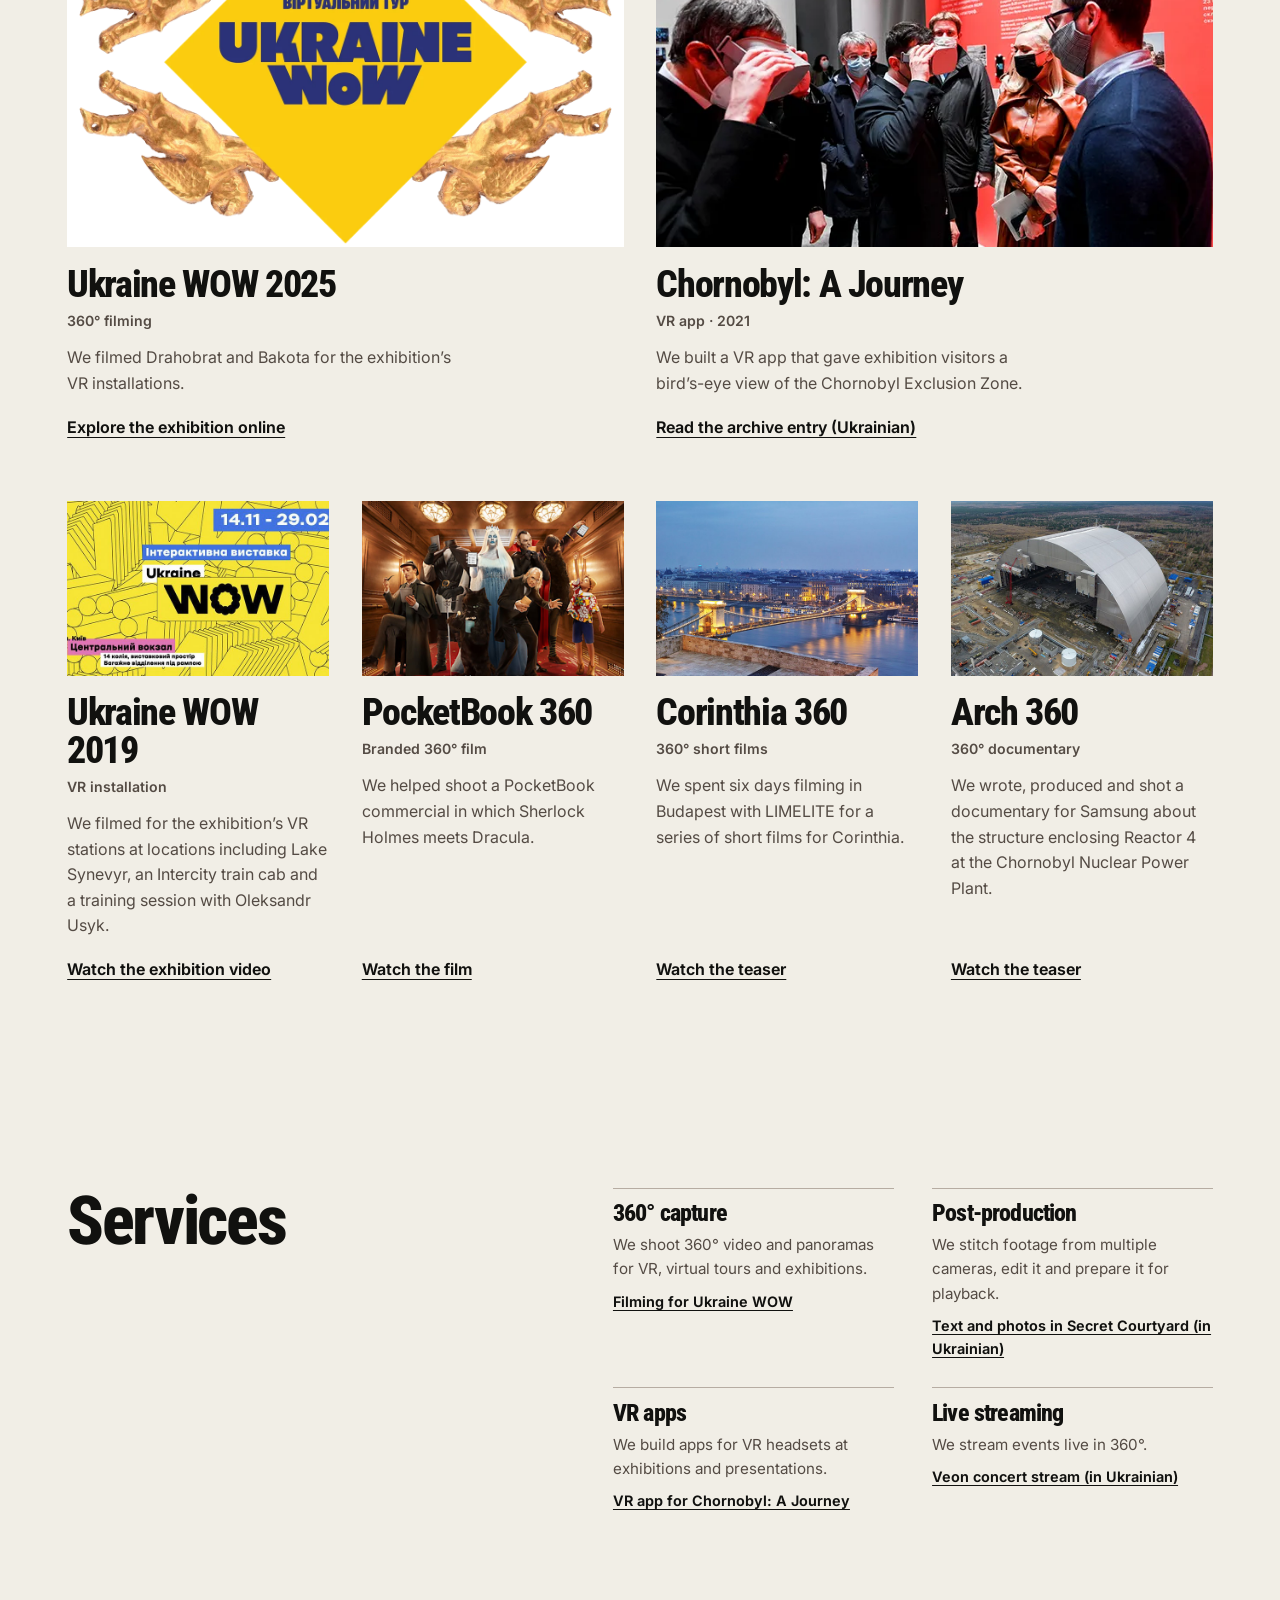
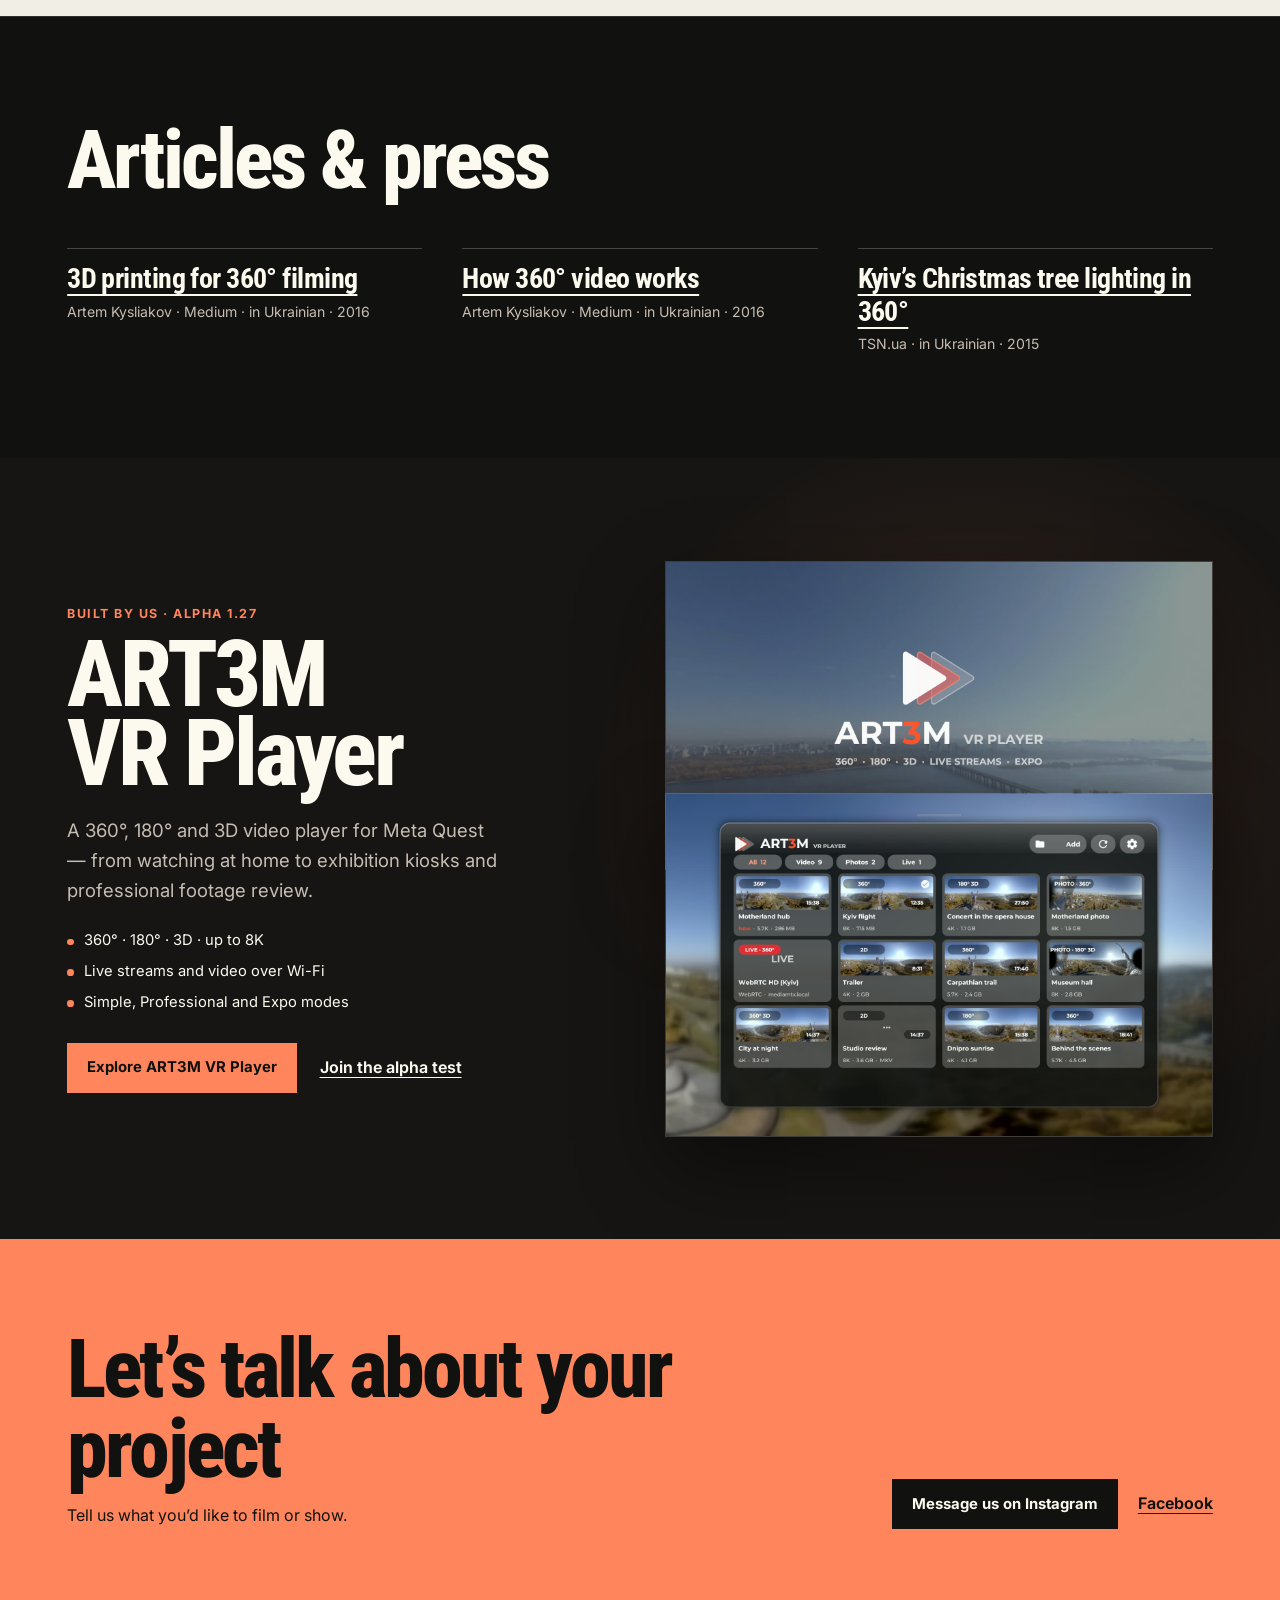
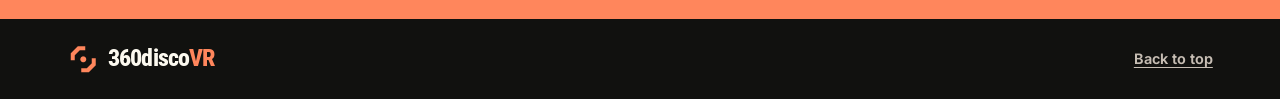
<file: index_en.html>
<!doctype html>
<html lang="en">
<head>
  <meta charset="utf-8">
  <meta name="viewport" content="width=device-width, initial-scale=1">
  <meta name="theme-color" content="#11110f">
  <title>360° Video Production, VR Installations &amp; Live Streaming | 360discoVR</title>
  <meta name="description" content="360discoVR has produced immersive video since 2015. We offer 360° filming, post-production, VR apps, virtual tours and live streaming.">
  <link rel="canonical" href="https://360discovr.com/index_en">
  <link rel="alternate" hreflang="uk" href="https://360discovr.com/">
  <link rel="alternate" hreflang="en" href="https://360discovr.com/index_en">
  <link rel="alternate" hreflang="x-default" href="https://360discovr.com/">
  <meta property="og:type" content="website">
  <meta property="og:site_name" content="360discoVR">
  <meta property="og:title" content="360° Video Production, VR Installations &amp; Live Streaming | 360discoVR">
  <meta property="og:description" content="360discoVR has produced immersive video since 2015. We offer 360° filming, post-production, VR apps, virtual tours and live streaming.">
  <meta property="og:url" content="https://360discovr.com/index_en">
  <meta property="og:locale" content="en_US">
  <meta property="og:locale:alternate" content="uk_UA">
  <meta property="og:image" content="https://360discovr.com/assets/hero-rig.jpg">
  <meta property="og:image:width" content="1122">
  <meta property="og:image:height" content="1402">
  <meta property="og:image:alt" content="Multi-camera rig for 360° filming">
  <meta name="twitter:card" content="summary">
  <link rel="icon" href="assets/frame-mark.png" type="image/png" sizes="64x64">
  <link rel="stylesheet" href="styles.css">
  <script src="site.js" defer></script>
</head>
<body id="top">
  <a class="skip" href="#main">Skip to content</a>
  <header class="site-header" id="header">
    <div class="wrap header-inner" id="page-wrapper">
      <a class="brand" href="#top" aria-label="360discoVR"><img class="brand-mark" src="assets/frame-mark.png" alt="" width="64" height="64"><span>360disco<span class="brand-accent">VR</span></span></a>
      <nav class="primary-nav" aria-label="Main navigation">
        <a href="#work">Work</a>
        <a href="#services">Services</a>
        <a href="#lab">Player</a>
        <a href="#press">Press</a>
        <a href="#contact">Contact</a>
      </nav>
      <nav class="languages" aria-label="Site language">
        <a href="./" lang="uk" hreflang="uk" aria-label="Українська" data-language-switch>УКР</a>
        <span lang="en" aria-label="English" aria-current="true">EN</span>
      </nav>
    </div>
  </header>
  <main id="main">
    <section class="hero" id="banner" aria-labelledby="hero-title">
      <div class="wrap hero-inner">
        <div class="hero-copy">
          <h1 id="hero-title">Beyond<br>the frame</h1>
          <p>We’ve been filming in 360° and building VR installations for exhibitions and events since 2015.</p>
          <a class="button button-primary" href="#work">Explore our work</a>
        </div>
      </div>
      <div class="hero-media">
        <img src="assets/hero-rig.jpg" alt="360discoVR’s multi-camera rig for filming in 360°" width="1122" height="1402" fetchpriority="high">
      </div>
    </section>
    <section class="work" id="work" aria-labelledby="work-title">
      <div class="wrap">
        <div class="work-heading">
          <h2 id="work-title">Selected work</h2>
          <a class="text-link" href="/timeline/" hreflang="uk">Project archive (Ukrainian)</a>
        </div>
        <div class="work-grid" id="four">
          <article class="project project-featured project-poster" id="that-day">
            <div class="project-visual">
              <img src="assets/that-day.webp" alt="Poster for the That Day exhibition" width="1200" height="674" loading="lazy" decoding="async">
            </div>
            <div class="project-body">
              <h3>That Day exhibition</h3>
              <p class="project-type">360° filming · 2026</p>
              <p>We filmed the Ukrainian president’s office and the parliament’s chamber for the exhibition’s VR installations.</p>
              <a class="text-link" href="https://lvivoblrada.gov.ua/toy-den-komanda-ukraine-wow-pryvezla-z-kyyeva/" hreflang="uk">VR at the exhibition (in Ukrainian)</a>
            </div>
          </article>
          <article class="project project-wide project-poster" id="ukraine-wow-2025">
            <div class="project-visual">
              <img src="assets/ukraine-wow-2025.webp" alt="Artwork for the Ukraine WOW virtual tour" width="1200" height="788" loading="lazy" decoding="async">
            </div>
            <div class="project-body">
              <h3>Ukraine WOW 2025</h3>
              <p class="project-type">360° filming</p>
              <p>We filmed Drahobrat and Bakota for the exhibition’s VR installations.</p>
              <a class="text-link" href="https://wow.emuseum.ua/">Explore the exhibition online</a>
            </div>
          </article>
          <article class="project project-wide" id="chornobyl-journey">
            <div class="project-visual">
              <img src="timeline/img/ze.webp" alt="Visitors wearing VR headsets at Chornobyl: A Journey" width="640" height="427" loading="lazy" decoding="async">
            </div>
            <div class="project-body">
              <h3>Chornobyl: A Journey</h3>
              <p class="project-type">VR app · 2021</p>
              <p>We built a VR app that gave exhibition visitors a bird’s-eye view of the Chornobyl Exclusion Zone.</p>
              <a class="text-link" href="/timeline/#chornobyl-journey" hreflang="uk">Read the archive entry (Ukrainian)</a>
            </div>
          </article>
          <article class="project" id="ukraine-wow-2019">
            <div class="project-visual">
              <img src="assets/ukraine-wow.jpg" alt="" loading="lazy" decoding="async">
            </div>
            <div class="project-body">
              <h3>Ukraine WOW 2019</h3>
              <p class="project-type">VR installation</p>
              <p>We filmed for the exhibition’s VR stations at locations including Lake Synevyr, an Intercity train cab and a training session with Oleksandr Usyk.</p>
              <a class="text-link" href="https://youtu.be/pH9osvwG40c">Watch the exhibition video</a>
            </div>
          </article>
          <article class="project">
            <div class="project-visual">
              <img src="assets/pocketbook.jpg" alt="" loading="lazy" decoding="async">
            </div>
            <div class="project-body">
              <h3>PocketBook 360</h3>
              <p class="project-type">Branded 360° film</p>
              <p>We helped shoot a PocketBook commercial in which Sherlock Holmes meets Dracula.</p>
              <a class="text-link" href="https://youtu.be/mjKu3R2jIFE">Watch the film</a>
            </div>
          </article>
          <article class="project">
            <div class="project-visual">
              <img src="assets/corinthia.jpg" alt="" loading="lazy" decoding="async">
            </div>
            <div class="project-body">
              <h3>Corinthia 360</h3>
              <p class="project-type">360° short films</p>
              <p>We spent six days filming in Budapest with LIMELITE for a series of short films for Corinthia.</p>
              <a class="text-link" href="https://vimeo.com/211934282" aria-label="Watch the Corinthia 360 teaser">Watch the teaser</a>
            </div>
          </article>
          <article class="project">
            <div class="project-visual">
              <img src="assets/arch.jpg" alt="" loading="lazy" decoding="async">
            </div>
            <div class="project-body">
              <h3>Arch 360</h3>
              <p class="project-type">360° documentary</p>
              <p>We wrote, produced and shot a documentary for Samsung about the structure enclosing Reactor 4 at the Chornobyl Nuclear Power Plant.</p>
              <a class="text-link" href="https://vimeo.com/208648472" aria-label="Watch the Arch 360 teaser">Watch the teaser</a>
            </div>
          </article>
        </div>
      </div>
    </section>
    <section class="services" id="services" aria-labelledby="services-title">
      <div class="wrap services-inner" id="wrapper">
        <div class="services-heading">
          <h2 id="services-title">Services</h2>
        </div>
        <div class="service-grid">
          <article class="service" id="one"><h3>360° capture</h3><p>We shoot 360° video and panoramas for VR, virtual tours and exhibitions.</p><a class="text-link" href="#ukraine-wow-2025">Filming for Ukraine WOW</a></article>
          <article class="service" id="two"><h3>Post-production</h3><p>We stitch footage from multiple cameras, edit it and prepare it for playback.</p><a class="text-link" href="/timeline/#secret-courtyard" hreflang="uk">Text and photos in Secret Courtyard (in Ukrainian)</a></article>
          <article class="service" id="three"><h3>VR apps</h3><p>We build apps for VR headsets at exhibitions and presentations.</p><a class="text-link" href="#chornobyl-journey">VR app for Chornobyl: A Journey</a></article>
          <article class="service"><h3>Live streaming</h3><p>We stream events live in 360°.</p><a class="text-link" href="/timeline/#veon-live" hreflang="uk">Veon concert stream (in Ukrainian)</a></article>
        </div>
      </div>
    </section>
    <section class="press" id="press" aria-labelledby="press-title">
      <div class="wrap">
        <h2 id="press-title">Articles &amp; press</h2>
        <ol class="press-list">
          <li class="press-item">
            <a class="press-title" href="https://medium.com/@artemkysliakov/%D1%8F%D0%BA-3d-%D0%B4%D1%80%D1%83%D0%BA-%D0%B4%D0%BE%D0%BF%D0%BE%D0%BC%D0%B0%D0%B3%D0%B0%D1%94-%D1%83-%D1%81%D1%82%D0%B2%D0%BE%D1%80%D0%B5%D0%BD%D0%BD%D1%96-%D0%B2%D1%96%D0%B4%D0%B5%D0%BE-360-dc0987d4b910" hreflang="uk" target="_blank" rel="noopener noreferrer">3D printing for 360° filming</a>
            <p class="press-source">Artem Kysliakov · Medium · in Ukrainian · <time datetime="2016-10-31">2016</time></p>
          </li>
          <li class="press-item">
            <a class="press-title" href="https://medium.com/@artemkysliakov/%D1%81%D1%84%D0%B5%D1%80%D0%B8%D1%87%D0%BD%D0%B5-%D0%B2%D1%96%D0%B4%D0%B5%D0%BE-%D0%B2%D1%96%D0%B4%D0%B5%D0%BE-360-%D0%B4%D0%BB%D1%8F-%D1%87%D0%B0%D0%B9%D0%BD%D0%B8%D0%BA%D1%96%D0%B2-%D1%87%D0%B0%D1%81%D1%82%D0%B8%D0%BD%D0%B0-1-9d3493bd1aa" hreflang="uk" target="_blank" rel="noopener noreferrer">How 360° video works</a>
            <p class="press-source">Artem Kysliakov · Medium · in Ukrainian · <time datetime="2016-08-31">2016</time></p>
          </li>
          <li class="press-item">
            <a class="press-title" href="https://tsn.ua/ukrayina/noviy-rik-na-vsi-360-tsn-ua-predstavlyaye-pershe-sferichne-video-vidkrittya-golovnoyi-yalinki-557645.html" hreflang="uk" target="_blank" rel="noopener noreferrer">Kyiv’s Christmas tree lighting in 360°</a>
            <p class="press-source">TSN.ua · in Ukrainian · <time datetime="2015-12-21">2015</time></p>
          </li>
        </ol>
      </div>
    </section>
    <section class="lab" id="lab" aria-labelledby="lab-title">
      <div class="wrap player-showcase">
        <div class="player-copy">
          <p class="player-kicker">Built by us · Alpha 1.27</p>
          <h2 id="lab-title">ART3M<br>VR Player</h2>
          <p class="player-lead">A 360°, 180° and 3D video player for Meta Quest — from watching at home to exhibition kiosks and professional footage review.</p>
          <ul class="player-facts" aria-label="Key features">
            <li>360° · 180° · 3D · up to 8K</li>
            <li>Live streams and video over Wi-Fi</li>
            <li>Simple, Professional and Expo modes</li>
          </ul>
          <div class="player-actions">
            <a class="button button-primary" href="/player/en/">Explore ART3M VR Player</a>
            <a class="text-link" href="/player/en/#testers">Join the alpha test</a>
          </div>
        </div>
        <div class="player-visual" aria-label="ART3M VR Player screens">
          <img class="player-cover" src="player/img/cover.jpg" alt="ART3M VR Player over a panorama of Kyiv" width="1600" height="900" loading="lazy" decoding="async">
          <img class="player-screen" src="player/img/library_en.jpg" alt="ART3M VR Player video library inside the headset" width="1600" height="1000" loading="lazy" decoding="async">
        </div>
      </div>
    </section>
    <section class="contact" id="contact" aria-labelledby="contact-title">
      <div class="wrap contact-inner" id="footer">
        <div>
          <h2 id="contact-title">Let’s talk about your project</h2>
          <p>Tell us what you’d like to film or show.</p>
        </div>
        <div class="contact-links">
          <a class="button button-dark" href="https://www.instagram.com/360discovr/">Message us on Instagram</a>
          <a class="text-link" href="https://www.facebook.com/360discovr">Facebook</a>
        </div>
      </div>
    </section>
  </main>
  <footer class="wrap footer">
    <a class="brand" href="#top" aria-label="360discoVR"><img class="brand-mark" src="assets/frame-mark.png" alt="" width="64" height="64"><span>360disco<span class="brand-accent">VR</span></span></a>
    <a class="text-link" href="#top">Back to top</a>
  </footer>
</body>
</html>
</file>
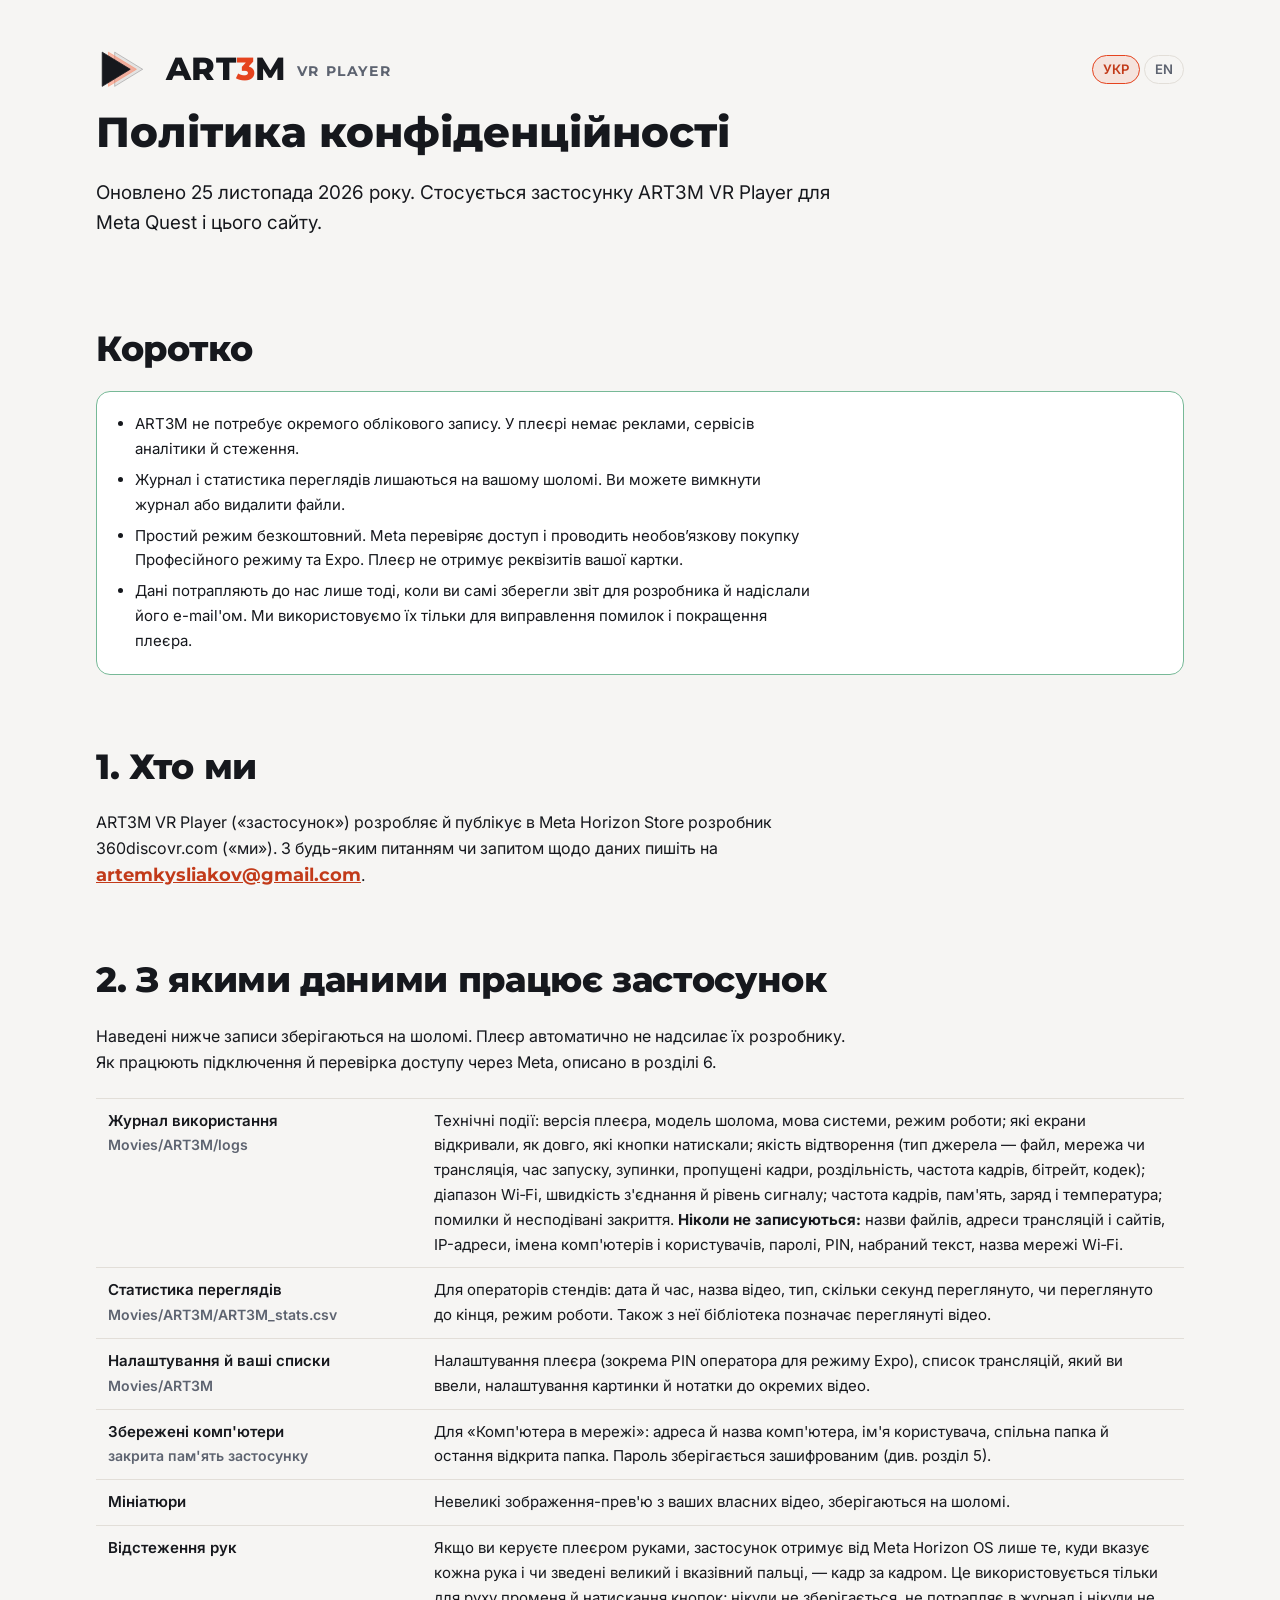
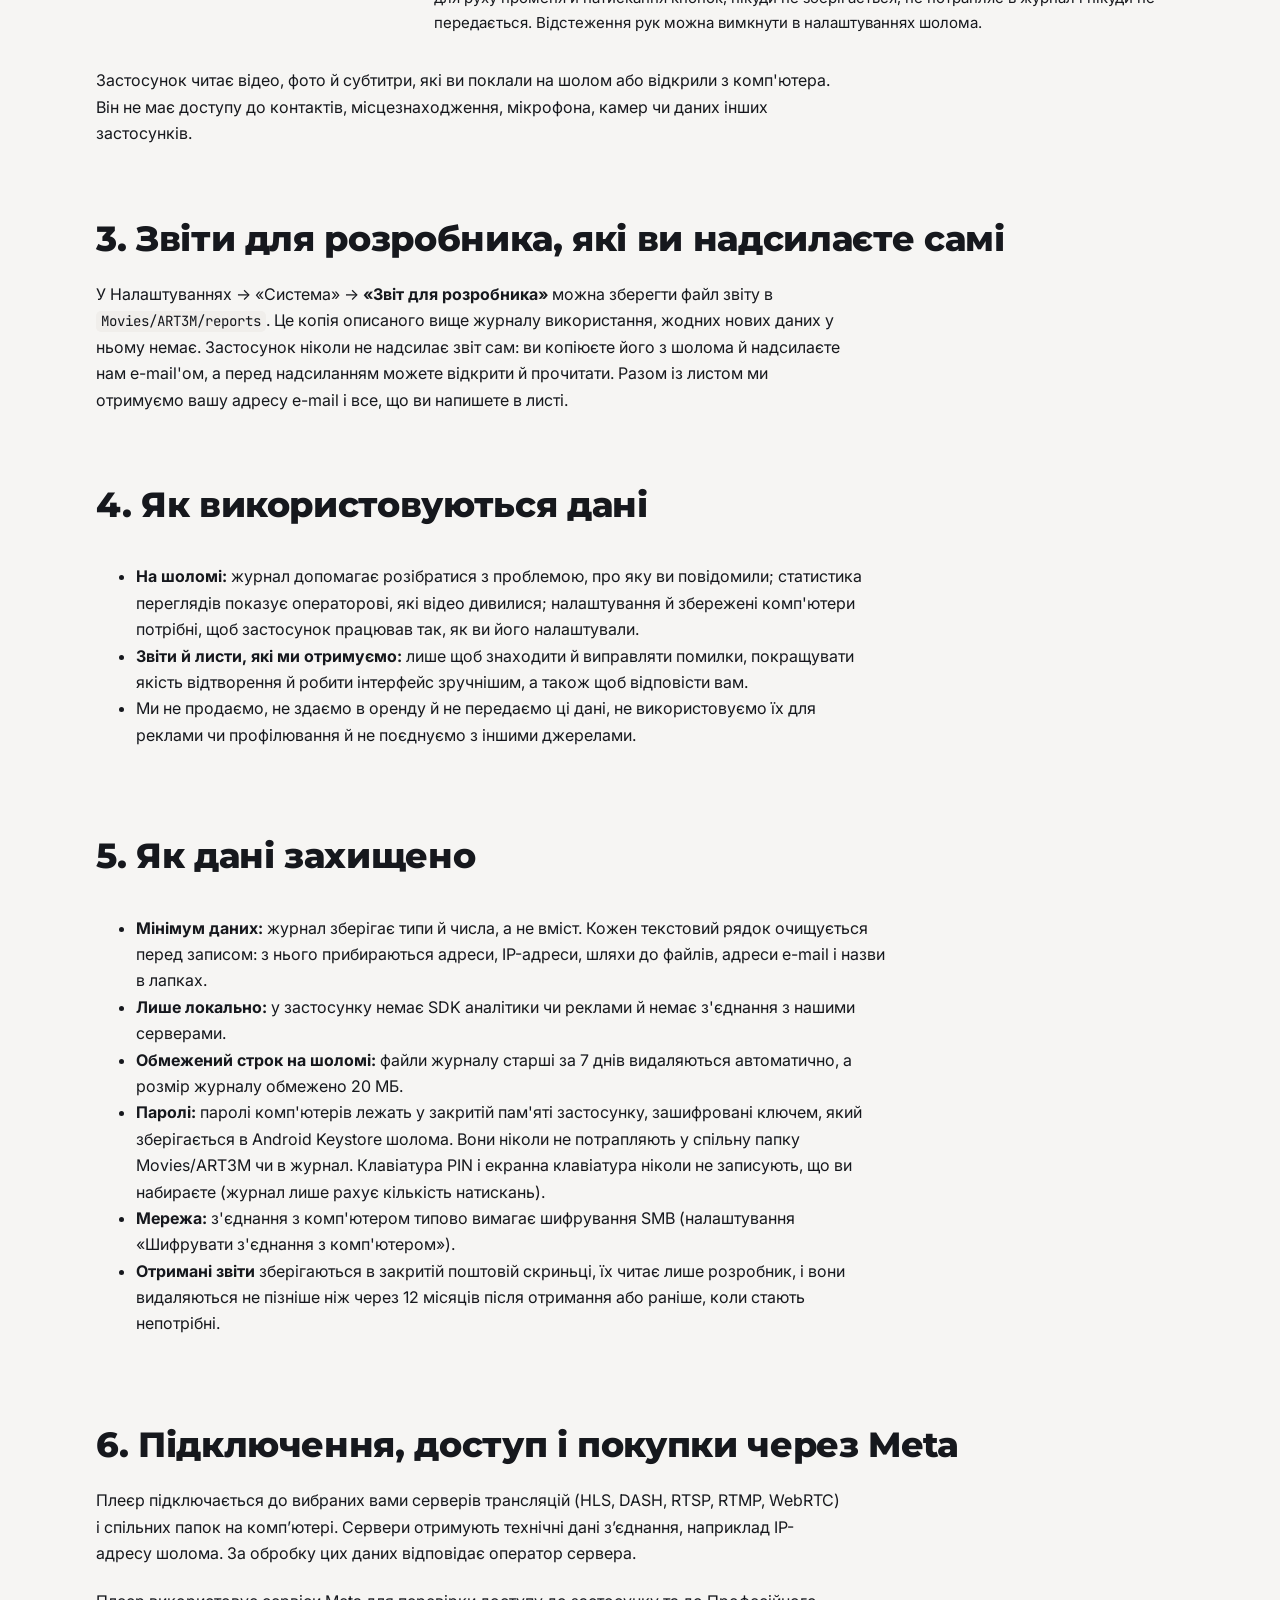
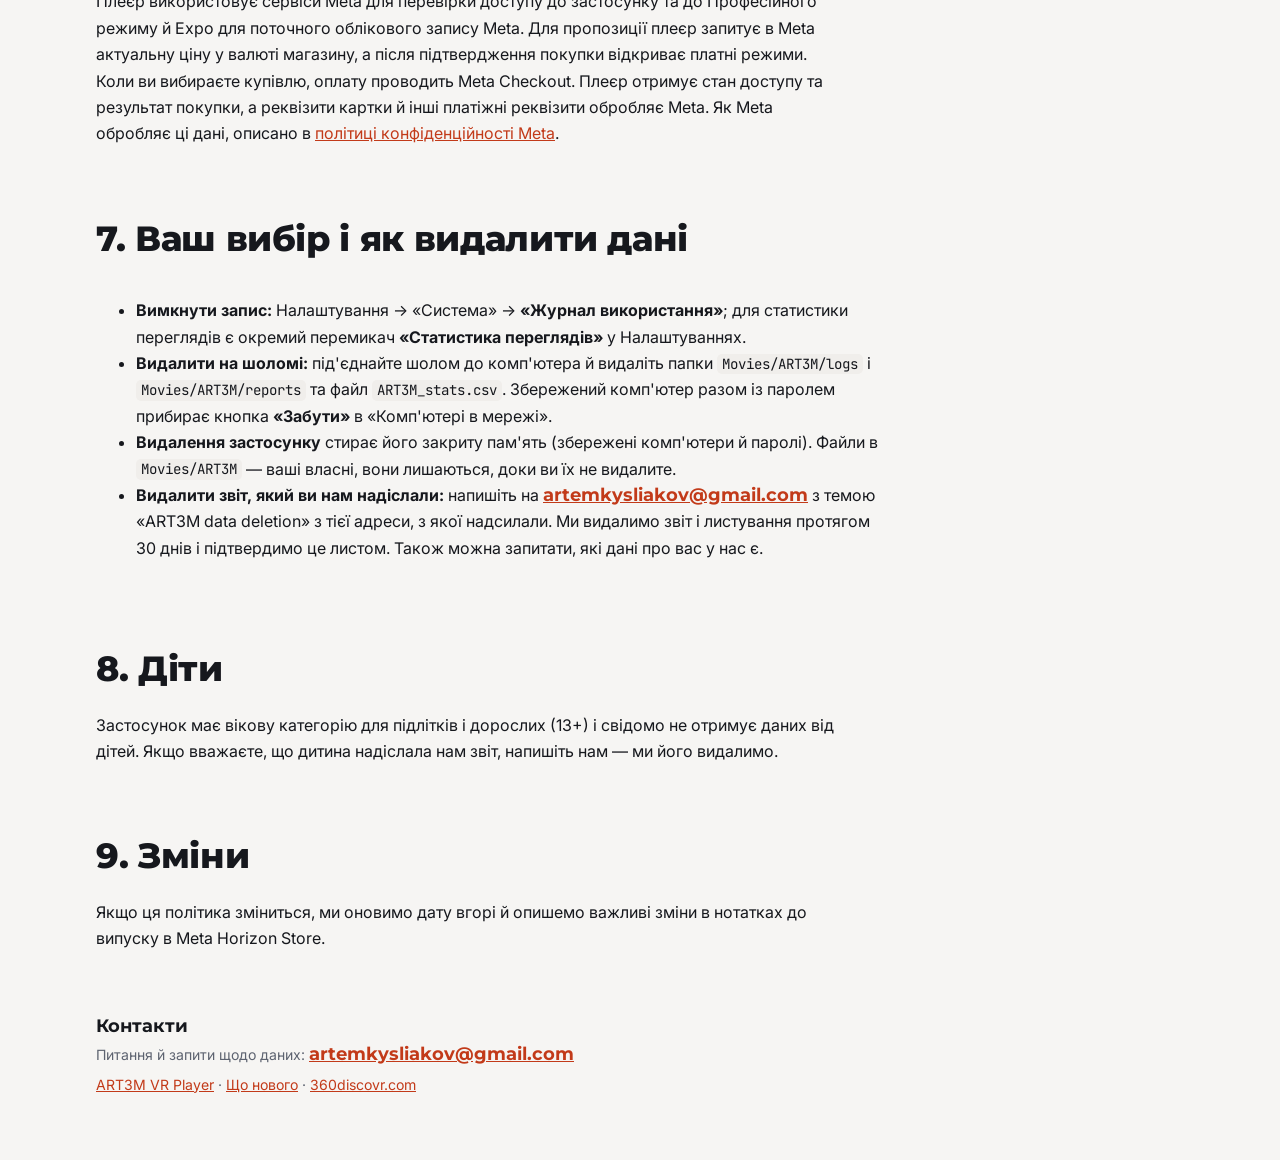
<file: player/privacy.html>
<!doctype html>
<html lang="uk">
<head>
<meta charset="utf-8">
<meta name="viewport" content="width=device-width,initial-scale=1,viewport-fit=cover">
<title>Політика конфіденційності — ART3M VR Player</title>
<meta name="description" content="Політика конфіденційності ART3M VR Player для Meta Quest: що зберігається на шоломі, що містить звіт для розробника, як дані використовують, захищають і видаляють.">
<link rel="canonical" href="https://360discovr.com/player/privacy">
<link rel="alternate" hreflang="uk" href="https://360discovr.com/player/privacy">
<link rel="alternate" hreflang="en" href="https://360discovr.com/player/en/privacy">
<link rel="preconnect" href="https://fonts.googleapis.com">
<link rel="stylesheet" href="https://fonts.googleapis.com/css2?family=Montserrat:wght@600;700;800&family=Inter:wght@400;500;600&family=JetBrains+Mono:wght@500;700&display=swap">
<link rel="stylesheet" href="style.css">
<style>
  .policy h2{margin-top:8px}
  .policy p,.policy li{max-width:75ch}
  .policy table{border-collapse:collapse;width:100%;font-size:.94rem}
  .policy th,.policy td{text-align:left;vertical-align:top;padding:10px 12px;border-top:1px solid var(--line)}
  .policy th{width:30%;font-weight:600}
  .tblwrap{overflow-x:auto}
  @media (max-width:640px){.policy th,.policy td{display:block;width:auto}.policy td{border-top:0;padding-top:0}}
</style>
</head>
<body>

<header class="hero">
  <div class="wrap">
    <div class="topbar">
      <a class="brand" href="./" style="color:inherit;text-decoration:none">
        <svg viewBox="0 0 108 82" aria-hidden="true">
          <path d="M36 8 L90 41 L36 74 Z" fill="rgba(255,255,255,.10)" stroke="rgba(255,255,255,.30)" stroke-width="1.5" stroke-linejoin="round"/>
          <path d="M24 8 L78 41 L24 74 Z" fill="rgba(255,84,46,.38)" stroke="rgba(255,138,100,.65)" stroke-width="1.5" stroke-linejoin="round"/>
          <path d="M12 8 L66 41 L12 74 Z" fill="rgba(255,255,255,.94)" stroke="#fff" stroke-width="1.5" stroke-linejoin="round"/>
        </svg>
        <div class="word">ART<b>3</b>M<small>VR PLAYER</small></div>
      </a>
      <nav class="lang" aria-label="Мова"><a href="privacy.html" aria-current="page">УКР</a><a href="en/privacy.html" hreflang="en">EN</a></nav>
    </div>
    <h1 style="font-size:clamp(1.8rem,4vw,2.6rem);font-weight:800;margin-top:18px">Політика конфіденційності</h1>
    <p class="lead">Оновлено 25 листопада 2026 року. Стосується застосунку ART3M VR Player для Meta Quest і цього сайту.</p>
  </div>
</header>

<main class="policy">

<section id="summary"><div class="wrap">
  <h2>Коротко</h2>
  <div class="box ok">
    <ul>
      <li>ART3M не потребує окремого облікового запису. У плеєрі немає реклами, сервісів аналітики й стеження.</li>
      <li>Журнал і статистика переглядів лишаються на вашому шоломі. Ви можете вимкнути журнал або видалити файли.</li>
      <li>Простий режим безкоштовний. Meta перевіряє доступ і проводить необов’язкову покупку Професійного режиму та Expo. Плеєр не отримує реквізитів вашої картки.</li>
      <li>Дані потрапляють до нас лише тоді, коли ви самі зберегли звіт для розробника й надіслали його e-mail'ом. Ми використовуємо їх тільки для виправлення помилок і покращення плеєра.</li>
    </ul>
  </div>
</div></section>

<section id="who"><div class="wrap">
  <h2>1. Хто ми</h2>
  <p>ART3M VR Player («застосунок») розробляє й публікує в Meta Horizon Store розробник 360discovr.com («ми»). З будь-яким питанням чи запитом щодо даних пишіть на <a class="mail" href="mailto:artemkysliakov@gmail.com?subject=ART3M%20privacy">artemkysliakov@gmail.com</a>.</p>
</div></section>

<section id="collect"><div class="wrap">
  <h2>2. З якими даними працює застосунок</h2>
  <p>Наведені нижче записи зберігаються на шоломі. Плеєр автоматично не надсилає їх розробнику. Як працюють підключення й перевірка доступу через Meta, описано в розділі 6.</p>
  <div class="tblwrap"><table>
    <tr><th>Журнал використання<br><span class="note">Movies/ART3M/logs</span></th><td>Технічні події: версія плеєра, модель шолома, мова системи, режим роботи; які екрани відкривали, як довго, які кнопки натискали; якість відтворення (тип джерела — файл, мережа чи трансляція, час запуску, зупинки, пропущені кадри, роздільність, частота кадрів, бітрейт, кодек); діапазон Wi‑Fi, швидкість з'єднання й рівень сигналу; частота кадрів, пам'ять, заряд і температура; помилки й несподівані закриття. <b>Ніколи не записуються:</b> назви файлів, адреси трансляцій і сайтів, IP-адреси, імена комп'ютерів і користувачів, паролі, PIN, набраний текст, назва мережі Wi‑Fi.</td></tr>
    <tr><th>Статистика переглядів<br><span class="note">Movies/ART3M/ART3M_stats.csv</span></th><td>Для операторів стендів: дата й час, назва відео, тип, скільки секунд переглянуто, чи переглянуто до кінця, режим роботи. Також з неї бібліотека позначає переглянуті відео.</td></tr>
    <tr><th>Налаштування й ваші списки<br><span class="note">Movies/ART3M</span></th><td>Налаштування плеєра (зокрема PIN оператора для режиму Expo), список трансляцій, який ви ввели, налаштування картинки й нотатки до окремих відео.</td></tr>
    <tr><th>Збережені комп'ютери<br><span class="note">закрита пам'ять застосунку</span></th><td>Для «Комп'ютера в мережі»: адреса й назва комп'ютера, ім'я користувача, спільна папка й остання відкрита папка. Пароль зберігається зашифрованим (див. розділ 5).</td></tr>
    <tr><th>Мініатюри</th><td>Невеликі зображення-прев'ю з ваших власних відео, зберігаються на шоломі.</td></tr>
    <tr><th>Відстеження рук</th><td>Якщо ви керуєте плеєром руками, застосунок отримує від Meta Horizon OS лише те, куди вказує кожна рука і чи зведені великий і вказівний пальці, — кадр за кадром. Це використовується тільки для руху променя й натискання кнопок; нікуди не зберігається, не потрапляє в журнал і нікуди не передається. Відстеження рук можна вимкнути в налаштуваннях шолома.</td></tr>
  </table></div>
  <p>Застосунок читає відео, фото й субтитри, які ви поклали на шолом або відкрили з комп'ютера. Він не має доступу до контактів, місцезнаходження, мікрофона, камер чи даних інших застосунків.</p>
</div></section>

<section id="report"><div class="wrap">
  <h2>3. Звіти для розробника, які ви надсилаєте самі</h2>
  <p>У Налаштуваннях → «Система» → <b>«Звіт для розробника»</b> можна зберегти файл звіту в <code>Movies/ART3M/reports</code>. Це копія описаного вище журналу використання, жодних нових даних у ньому немає. Застосунок ніколи не надсилає звіт сам: ви копіюєте його з шолома й надсилаєте нам e-mail'ом, а перед надсиланням можете відкрити й прочитати. Разом із листом ми отримуємо вашу адресу e-mail і все, що ви напишете в листі.</p>
</div></section>

<section id="use"><div class="wrap">
  <h2>4. Як використовуються дані</h2>
  <ul>
    <li><b>На шоломі:</b> журнал допомагає розібратися з проблемою, про яку ви повідомили; статистика переглядів показує операторові, які відео дивилися; налаштування й збережені комп'ютери потрібні, щоб застосунок працював так, як ви його налаштували.</li>
    <li><b>Звіти й листи, які ми отримуємо:</b> лише щоб знаходити й виправляти помилки, покращувати якість відтворення й робити інтерфейс зручнішим, а також щоб відповісти вам.</li>
    <li>Ми не продаємо, не здаємо в оренду й не передаємо ці дані, не використовуємо їх для реклами чи профілювання й не поєднуємо з іншими джерелами.</li>
  </ul>
</div></section>

<section id="security"><div class="wrap">
  <h2>5. Як дані захищено</h2>
  <ul>
    <li><b>Мінімум даних:</b> журнал зберігає типи й числа, а не вміст. Кожен текстовий рядок очищується перед записом: з нього прибираються адреси, IP-адреси, шляхи до файлів, адреси e-mail і назви в лапках.</li>
    <li><b>Лише локально:</b> у застосунку немає SDK аналітики чи реклами й немає з'єднання з нашими серверами.</li>
    <li><b>Обмежений строк на шоломі:</b> файли журналу старші за 7 днів видаляються автоматично, а розмір журналу обмежено 20 МБ.</li>
    <li><b>Паролі:</b> паролі комп'ютерів лежать у закритій пам'яті застосунку, зашифровані ключем, який зберігається в Android Keystore шолома. Вони ніколи не потрапляють у спільну папку Movies/ART3M чи в журнал. Клавіатура PIN і екранна клавіатура ніколи не записують, що ви набираєте (журнал лише рахує кількість натискань).</li>
    <li><b>Мережа:</b> з'єднання з комп'ютером типово вимагає шифрування SMB (налаштування «Шифрувати з'єднання з комп'ютером»).</li>
    <li><b>Отримані звіти</b> зберігаються в закритій поштовій скриньці, їх читає лише розробник, і вони видаляються не пізніше ніж через 12 місяців після отримання або раніше, коли стають непотрібні.</li>
  </ul>
</div></section>

<section id="network"><div class="wrap">
  <h2>6. Підключення, доступ і покупки через Meta</h2>
  <p>Плеєр підключається до вибраних вами серверів трансляцій (HLS, DASH, RTSP, RTMP, WebRTC) і спільних папок на комп’ютері. Сервери отримують технічні дані з’єднання, наприклад IP-адресу шолома. За обробку цих даних відповідає оператор сервера.</p>
  <p>Плеєр використовує сервіси Meta для перевірки доступу до застосунку та до Професійного режиму й Expo для поточного облікового запису Meta. Для пропозиції плеєр запитує в Meta актуальну ціну у валюті магазину, а після підтвердження покупки відкриває платні режими. Коли ви вибираєте купівлю, оплату проводить Meta Checkout. Плеєр отримує стан доступу та результат покупки, а реквізити картки й інші платіжні реквізити обробляє Meta. Як Meta обробляє ці дані, описано в <a href="https://www.meta.com/legal/quest/privacy-policy/" target="_blank" rel="noopener">політиці конфіденційності Meta</a>.</p>
</div></section>

<section id="delete"><div class="wrap">
  <h2>7. Ваш вибір і як видалити дані</h2>
  <ul>
    <li><b>Вимкнути запис:</b> Налаштування → «Система» → <b>«Журнал використання»</b>; для статистики переглядів є окремий перемикач <b>«Статистика переглядів»</b> у Налаштуваннях.</li>
    <li><b>Видалити на шоломі:</b> під'єднайте шолом до комп'ютера й видаліть папки <code>Movies/ART3M/logs</code> і <code>Movies/ART3M/reports</code> та файл <code>ART3M_stats.csv</code>. Збережений комп'ютер разом із паролем прибирає кнопка <b>«Забути»</b> в «Комп'ютері в мережі».</li>
    <li><b>Видалення застосунку</b> стирає його закриту пам'ять (збережені комп'ютери й паролі). Файли в <code>Movies/ART3M</code> — ваші власні, вони лишаються, доки ви їх не видалите.</li>
    <li><b>Видалити звіт, який ви нам надіслали:</b> напишіть на <a class="mail" href="mailto:artemkysliakov@gmail.com?subject=ART3M%20data%20deletion">artemkysliakov@gmail.com</a> з темою «ART3M data deletion» з тієї адреси, з якої надсилали. Ми видалимо звіт і листування протягом 30 днів і підтвердимо це листом. Також можна запитати, які дані про вас у нас є.</li>
  </ul>
</div></section>

<section id="children"><div class="wrap">
  <h2>8. Діти</h2>
  <p>Застосунок має вікову категорію для підлітків і дорослих (13+) і свідомо не отримує даних від дітей. Якщо вважаєте, що дитина надіслала нам звіт, напишіть нам — ми його видалимо.</p>
</div></section>

<section id="changes"><div class="wrap">
  <h2>9. Зміни</h2>
  <p>Якщо ця політика зміниться, ми оновимо дату вгорі й опишемо важливі зміни в нотатках до випуску в Meta Horizon Store.</p>
</div></section>

</main>

<footer id="contact"><div class="wrap">
  <h3 style="color:var(--fg)">Контакти</h3>
  <p>Питання й запити щодо даних: <a class="mail" href="mailto:artemkysliakov@gmail.com?subject=ART3M%20privacy">artemkysliakov@gmail.com</a></p>
  <p><a href="./">ART3M VR Player</a> · <a href="updates.html">Що нового</a> · <a href="https://360discovr.com">360discovr.com</a></p>
</div></footer>
</body>
</html>
</file>
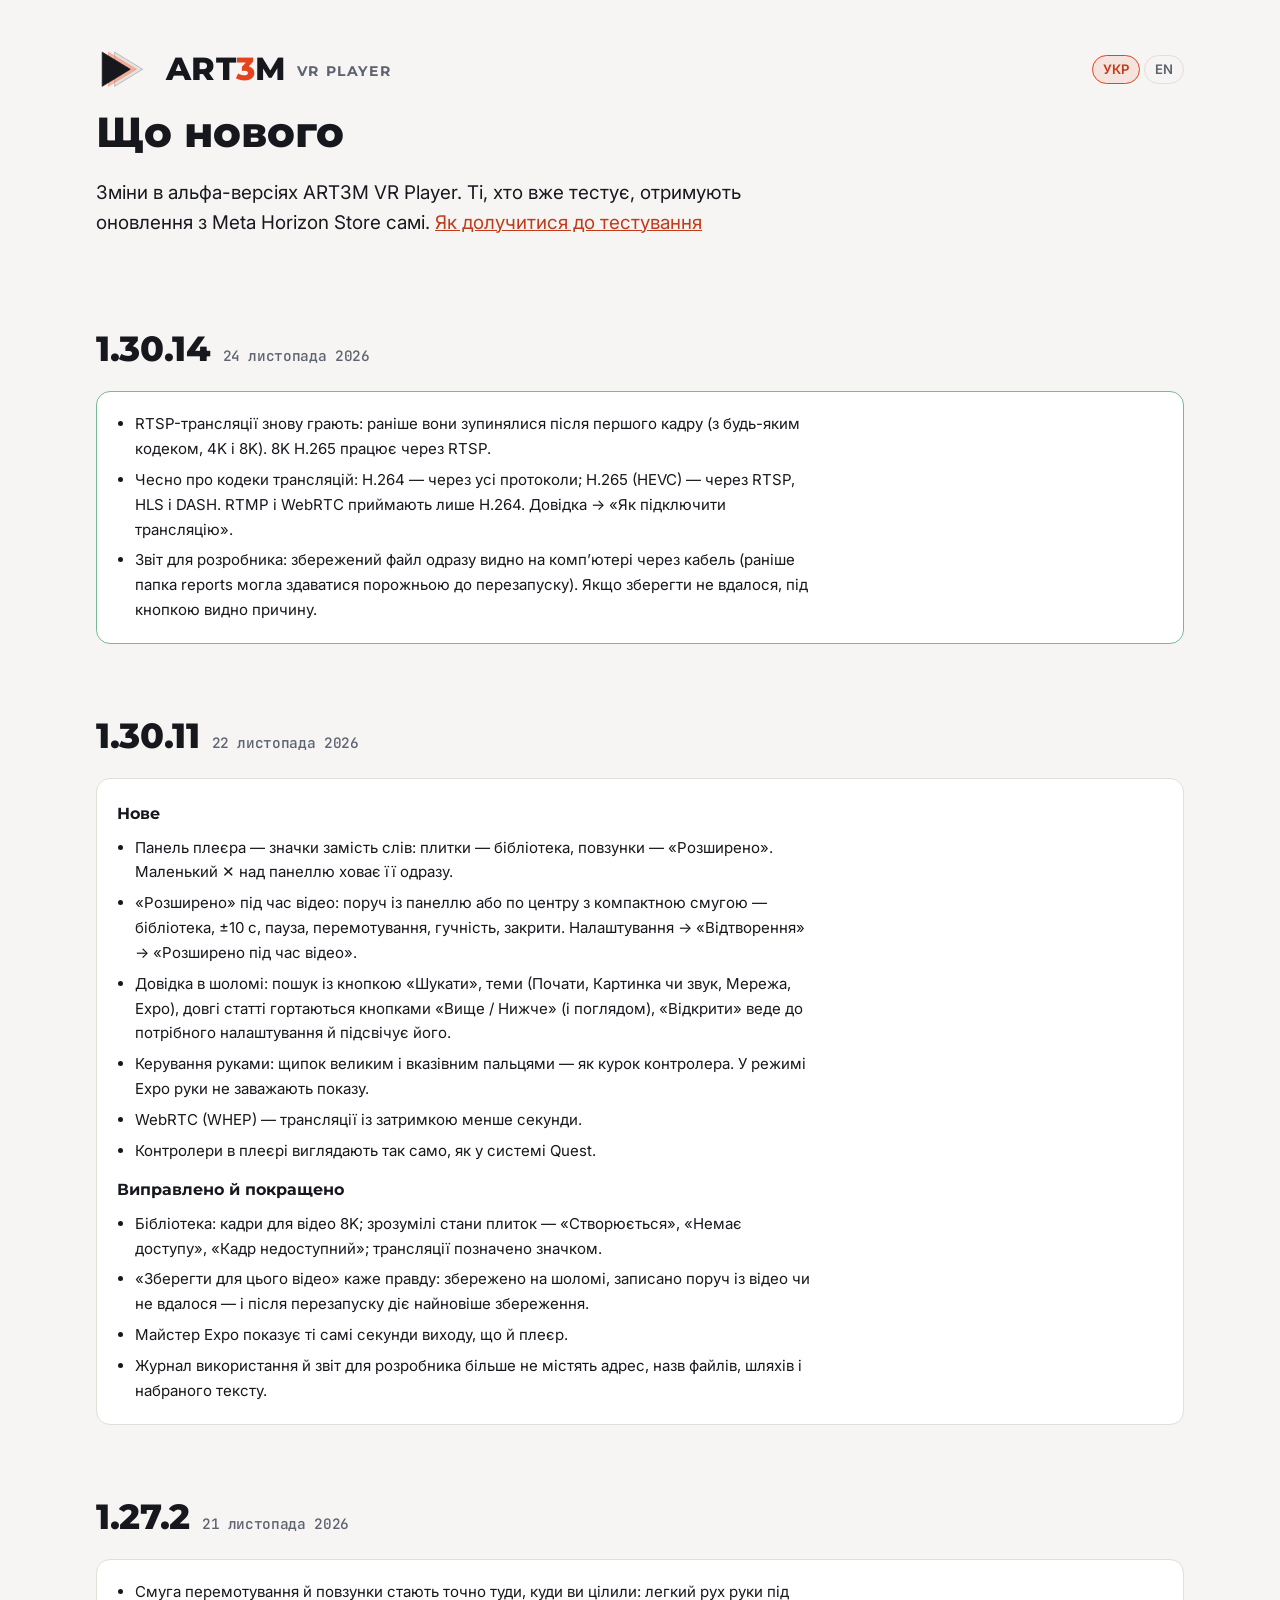
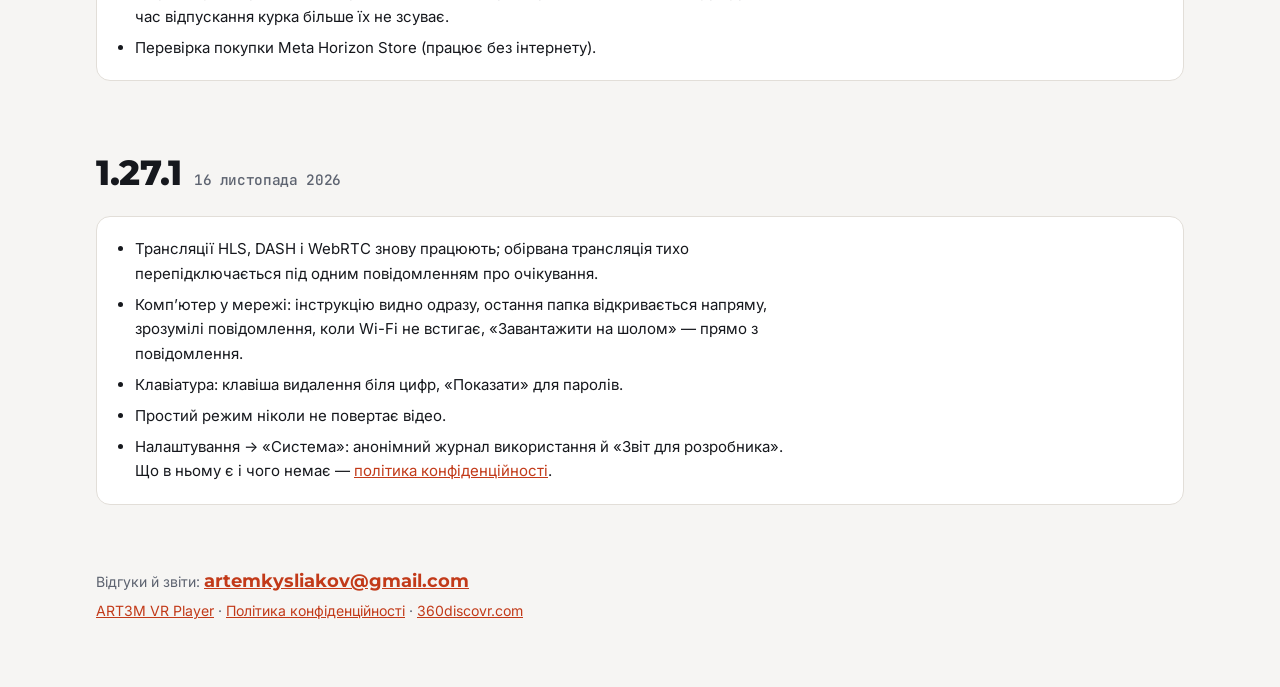
<file: player/updates.html>
<!doctype html>
<html lang="uk">
<head>
<meta charset="utf-8">
<meta name="viewport" content="width=device-width,initial-scale=1,viewport-fit=cover">
<title>Що нового — ART3M VR Player</title>
<meta name="description" content="Що нового в ART3M VR Player для Meta Quest: зміни в кожній альфа-версії.">
<link rel="canonical" href="https://360discovr.com/player/updates">
<link rel="alternate" hreflang="uk" href="https://360discovr.com/player/updates">
<link rel="alternate" hreflang="en" href="https://360discovr.com/player/en/updates">
<link rel="preconnect" href="https://fonts.googleapis.com">
<link rel="stylesheet" href="https://fonts.googleapis.com/css2?family=Montserrat:wght@600;700;800&family=Inter:wght@400;500;600&family=JetBrains+Mono:wght@500;700&display=swap">
<link rel="stylesheet" href="style.css">
<style>
  .rel h2{margin-top:8px;display:flex;flex-wrap:wrap;align-items:baseline;gap:12px}
  .rel h2 .note{font:500 .9rem/1 var(--mono)}
  .rel li{max-width:75ch}
  .rel h3{font-size:1rem;margin-top:6px}
</style>
</head>
<body>

<header class="hero">
  <div class="wrap">
    <div class="topbar">
      <a class="brand" href="./" style="color:inherit;text-decoration:none">
        <svg viewBox="0 0 108 82" aria-hidden="true">
          <path d="M36 8 L90 41 L36 74 Z" fill="rgba(255,255,255,.10)" stroke="rgba(255,255,255,.30)" stroke-width="1.5" stroke-linejoin="round"/>
          <path d="M24 8 L78 41 L24 74 Z" fill="rgba(255,84,46,.38)" stroke="rgba(255,138,100,.65)" stroke-width="1.5" stroke-linejoin="round"/>
          <path d="M12 8 L66 41 L12 74 Z" fill="rgba(255,255,255,.94)" stroke="#fff" stroke-width="1.5" stroke-linejoin="round"/>
        </svg>
        <div class="word">ART<b>3</b>M<small>VR PLAYER</small></div>
      </a>
      <nav class="lang" aria-label="Мова"><a href="updates.html" aria-current="page">УКР</a><a href="en/updates.html" hreflang="en">EN</a></nav>
    </div>
    <h1 style="font-size:clamp(1.8rem,4vw,2.6rem);font-weight:800;margin-top:18px">Що нового</h1>
    <p class="lead">Зміни в альфа-версіях ART3M VR Player. Ті, хто вже тестує, отримують оновлення з Meta Horizon Store самі. <a href="./#testers">Як долучитися до тестування</a></p>
  </div>
</header>

<main class="rel">

<section id="v1-30-14"><div class="wrap">
  <h2>1.30.14 <span class="note">24 листопада 2026</span></h2>
  <div class="box ok">
    <ul>
      <li>RTSP-трансляції знову грають: раніше вони зупинялися після першого кадру (з будь-яким кодеком, 4K і 8K). 8K H.265 працює через RTSP.</li>
      <li>Чесно про кодеки трансляцій: H.264 — через усі протоколи; H.265 (HEVC) — через RTSP, HLS і DASH. RTMP і WebRTC приймають лише H.264. Довідка → «Як підключити трансляцію».</li>
      <li>Звіт для розробника: збережений файл одразу видно на комп’ютері через кабель (раніше папка reports могла здаватися порожньою до перезапуску). Якщо зберегти не вдалося, під кнопкою видно причину.</li>
    </ul>
  </div>
</div></section>

<section id="v1-30-11"><div class="wrap">
  <h2>1.30.11 <span class="note">22 листопада 2026</span></h2>
  <div class="box">
    <h3>Нове</h3>
    <ul>
      <li>Панель плеєра — значки замість слів: плитки — бібліотека, повзунки — «Розширено». Маленький ✕ над панеллю ховає її одразу.</li>
      <li>«Розширено» під час відео: поруч із панеллю або по центру з компактною смугою — бібліотека, ±10 с, пауза, перемотування, гучність, закрити. Налаштування → «Відтворення» → «Розширено під час відео».</li>
      <li>Довідка в шоломі: пошук із кнопкою «Шукати», теми (Почати, Картинка чи звук, Мережа, Expo), довгі статті гортаються кнопками «Вище / Нижче» (і поглядом), «Відкрити» веде до потрібного налаштування й підсвічує його.</li>
      <li>Керування руками: щипок великим і вказівним пальцями — як курок контролера. У режимі Expo руки не заважають показу.</li>
      <li>WebRTC (WHEP) — трансляції із затримкою менше секунди.</li>
      <li>Контролери в плеєрі виглядають так само, як у системі Quest.</li>
    </ul>
    <h3>Виправлено й покращено</h3>
    <ul>
      <li>Бібліотека: кадри для відео 8K; зрозумілі стани плиток — «Створюється», «Немає доступу», «Кадр недоступний»; трансляції позначено значком.</li>
      <li>«Зберегти для цього відео» каже правду: збережено на шоломі, записано поруч із відео чи не вдалося — і після перезапуску діє найновіше збереження.</li>
      <li>Майстер Expo показує ті самі секунди виходу, що й плеєр.</li>
      <li>Журнал використання й звіт для розробника більше не містять адрес, назв файлів, шляхів і набраного тексту.</li>
    </ul>
  </div>
</div></section>

<section id="v1-27-2"><div class="wrap">
  <h2>1.27.2 <span class="note">21 листопада 2026</span></h2>
  <div class="box">
    <ul>
      <li>Смуга перемотування й повзунки стають точно туди, куди ви цілили: легкий рух руки під час відпускання курка більше їх не зсуває.</li>
      <li>Перевірка покупки Meta Horizon Store (працює без інтернету).</li>
    </ul>
  </div>
</div></section>

<section id="v1-27-1"><div class="wrap">
  <h2>1.27.1 <span class="note">16 листопада 2026</span></h2>
  <div class="box">
    <ul>
      <li>Трансляції HLS, DASH і WebRTC знову працюють; обірвана трансляція тихо перепідключається під одним повідомленням про очікування.</li>
      <li>Комп’ютер у мережі: інструкцію видно одразу, остання папка відкривається напряму, зрозумілі повідомлення, коли Wi-Fi не встигає, «Завантажити на шолом» — прямо з повідомлення.</li>
      <li>Клавіатура: клавіша видалення біля цифр, «Показати» для паролів.</li>
      <li>Простий режим ніколи не повертає відео.</li>
      <li>Налаштування → «Система»: анонімний журнал використання й «Звіт для розробника». Що в ньому є і чого немає — <a href="privacy.html">політика конфіденційності</a>.</li>
    </ul>
  </div>
</div></section>

</main>

<footer id="contact"><div class="wrap">
  <p>Відгуки й звіти: <a class="mail" href="mailto:artemkysliakov@gmail.com">artemkysliakov@gmail.com</a></p>
  <p><a href="./">ART3M VR Player</a> · <a href="privacy.html">Політика конфіденційності</a> · <a href="https://360discovr.com">360discovr.com</a></p>
</div></footer>
</body>
</html>
</file>
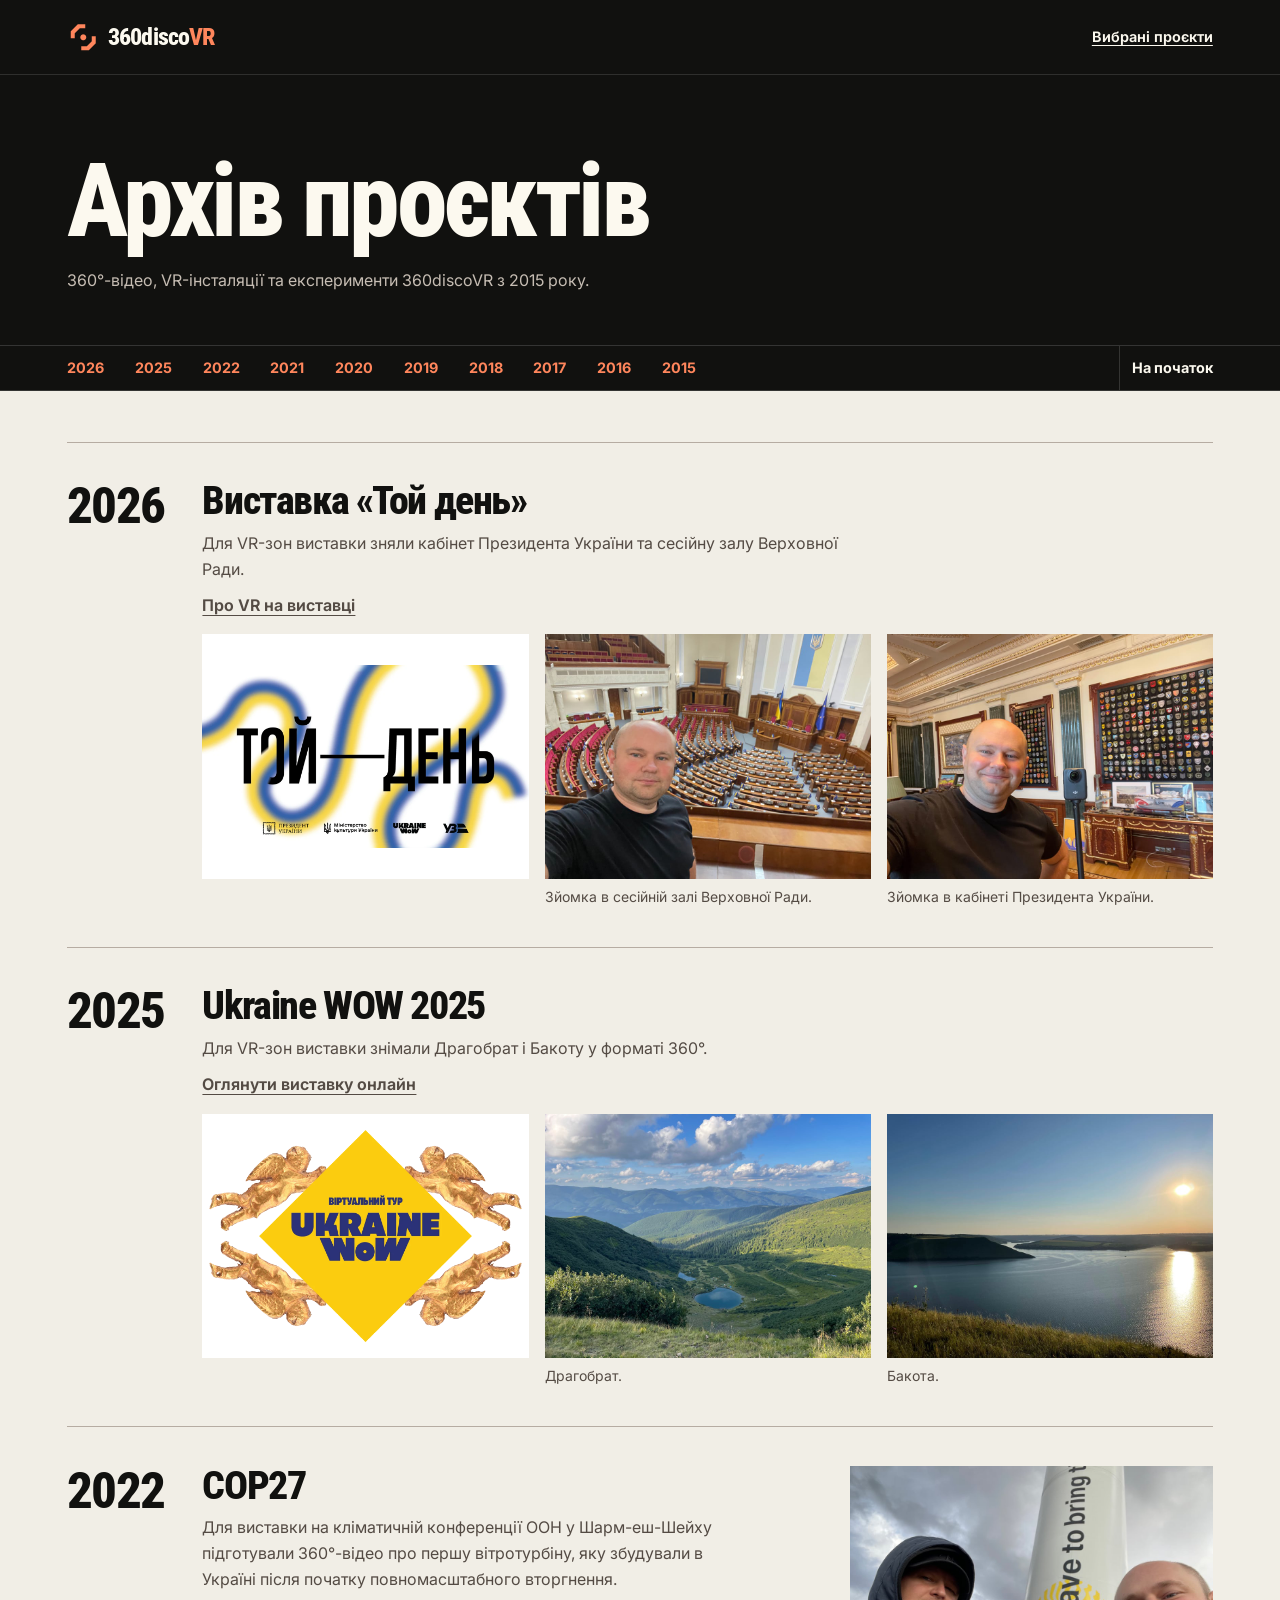
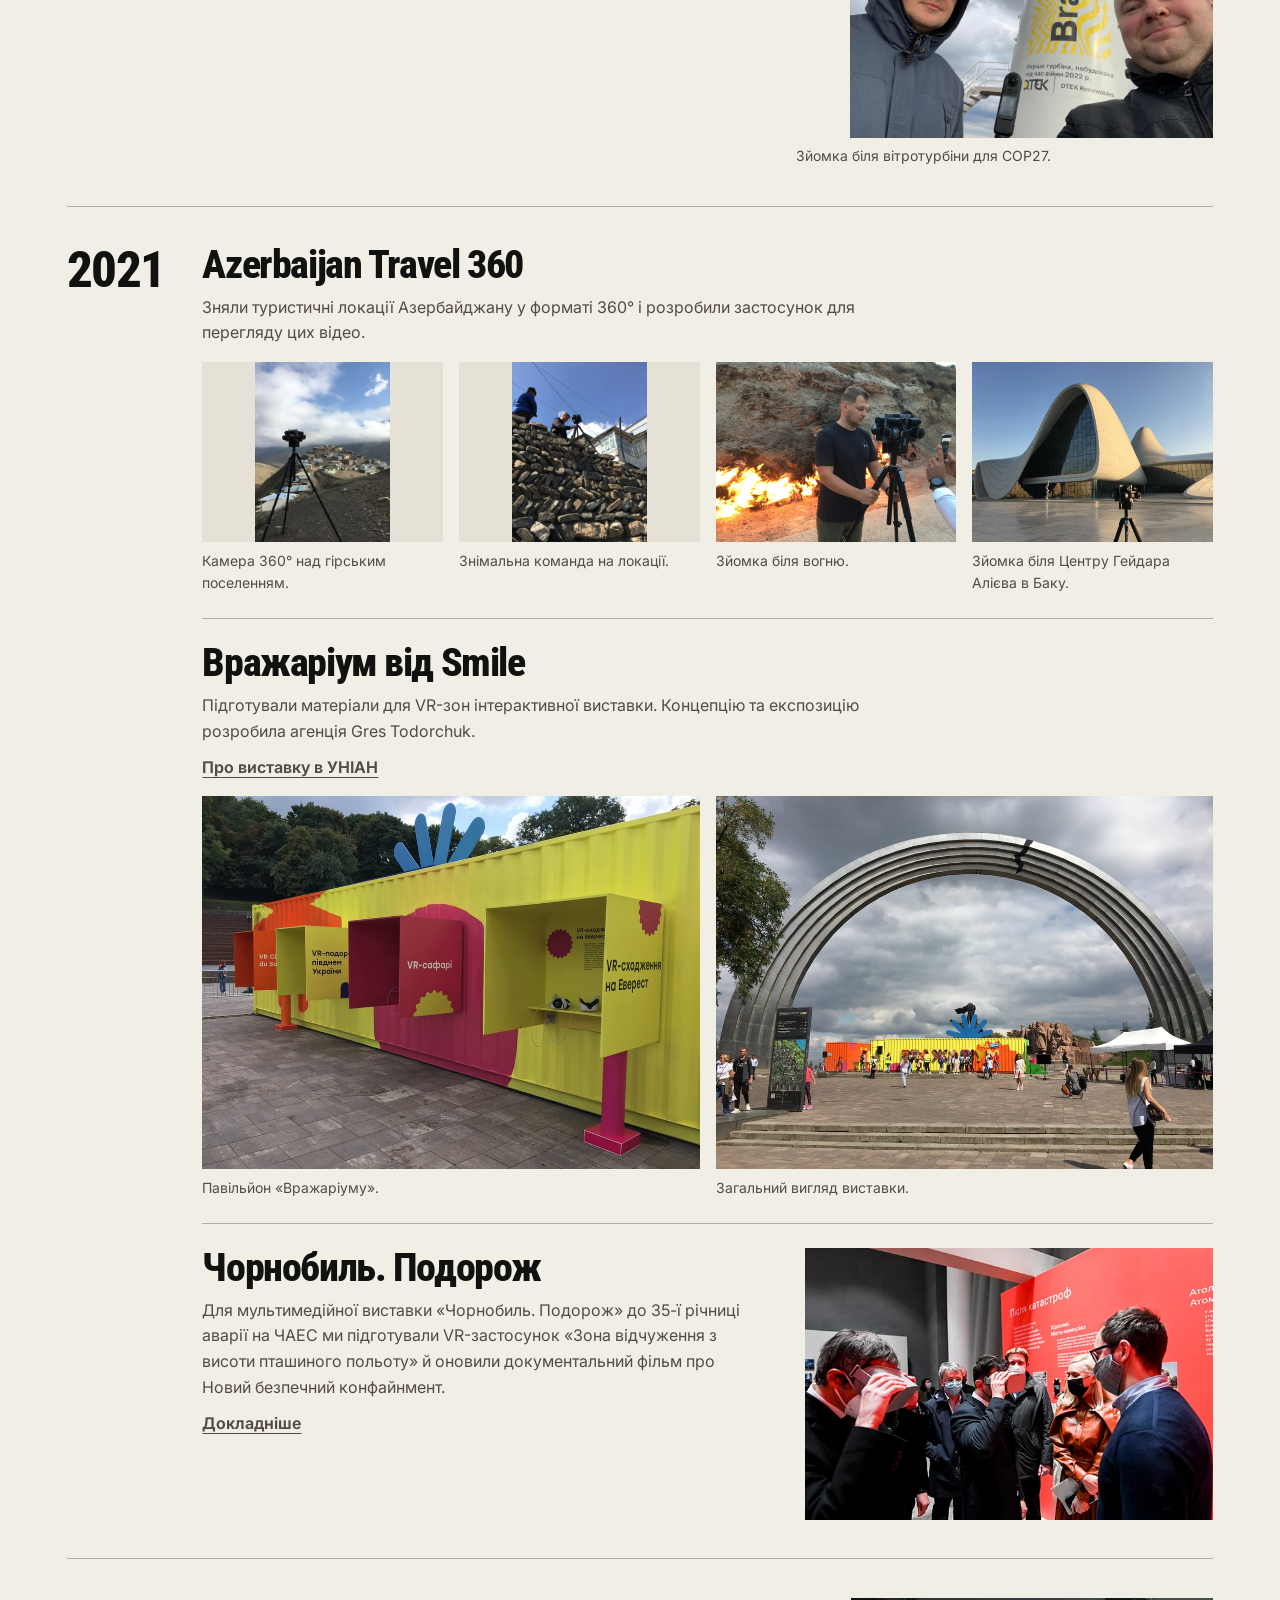
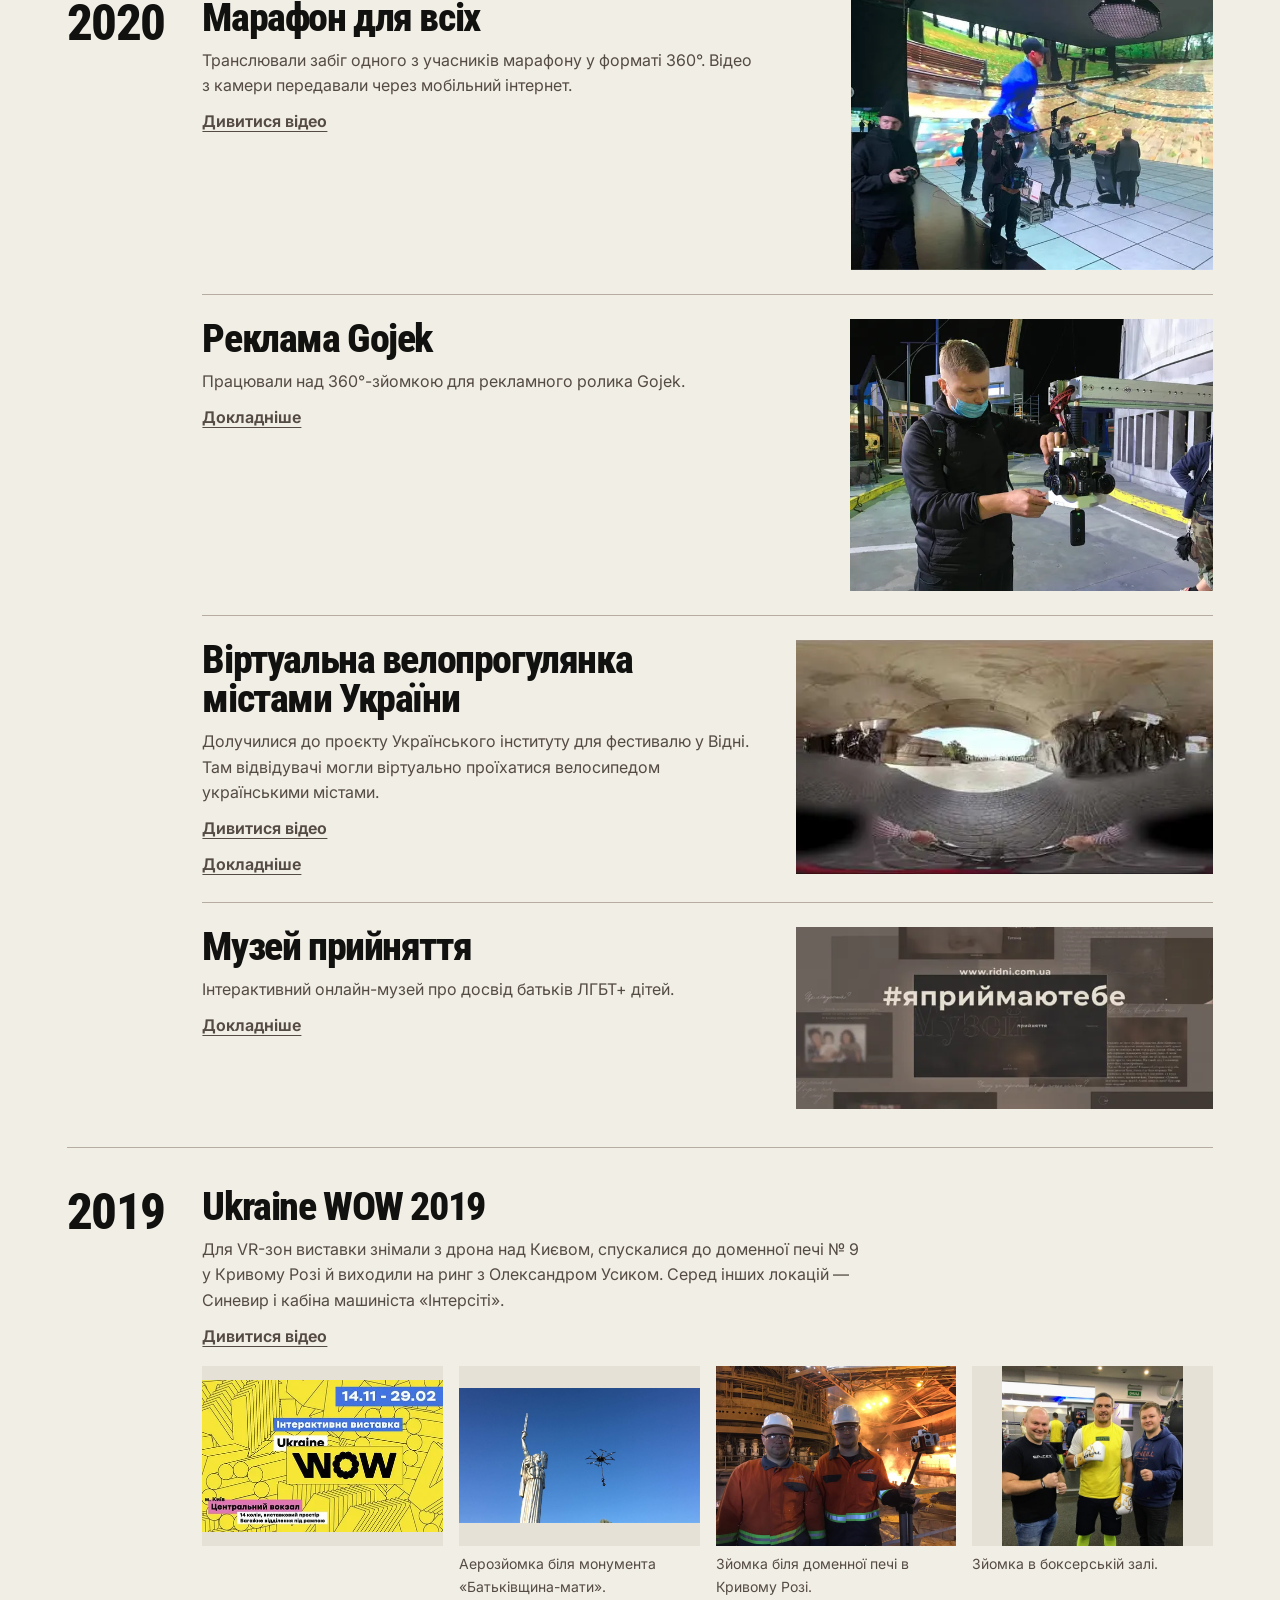
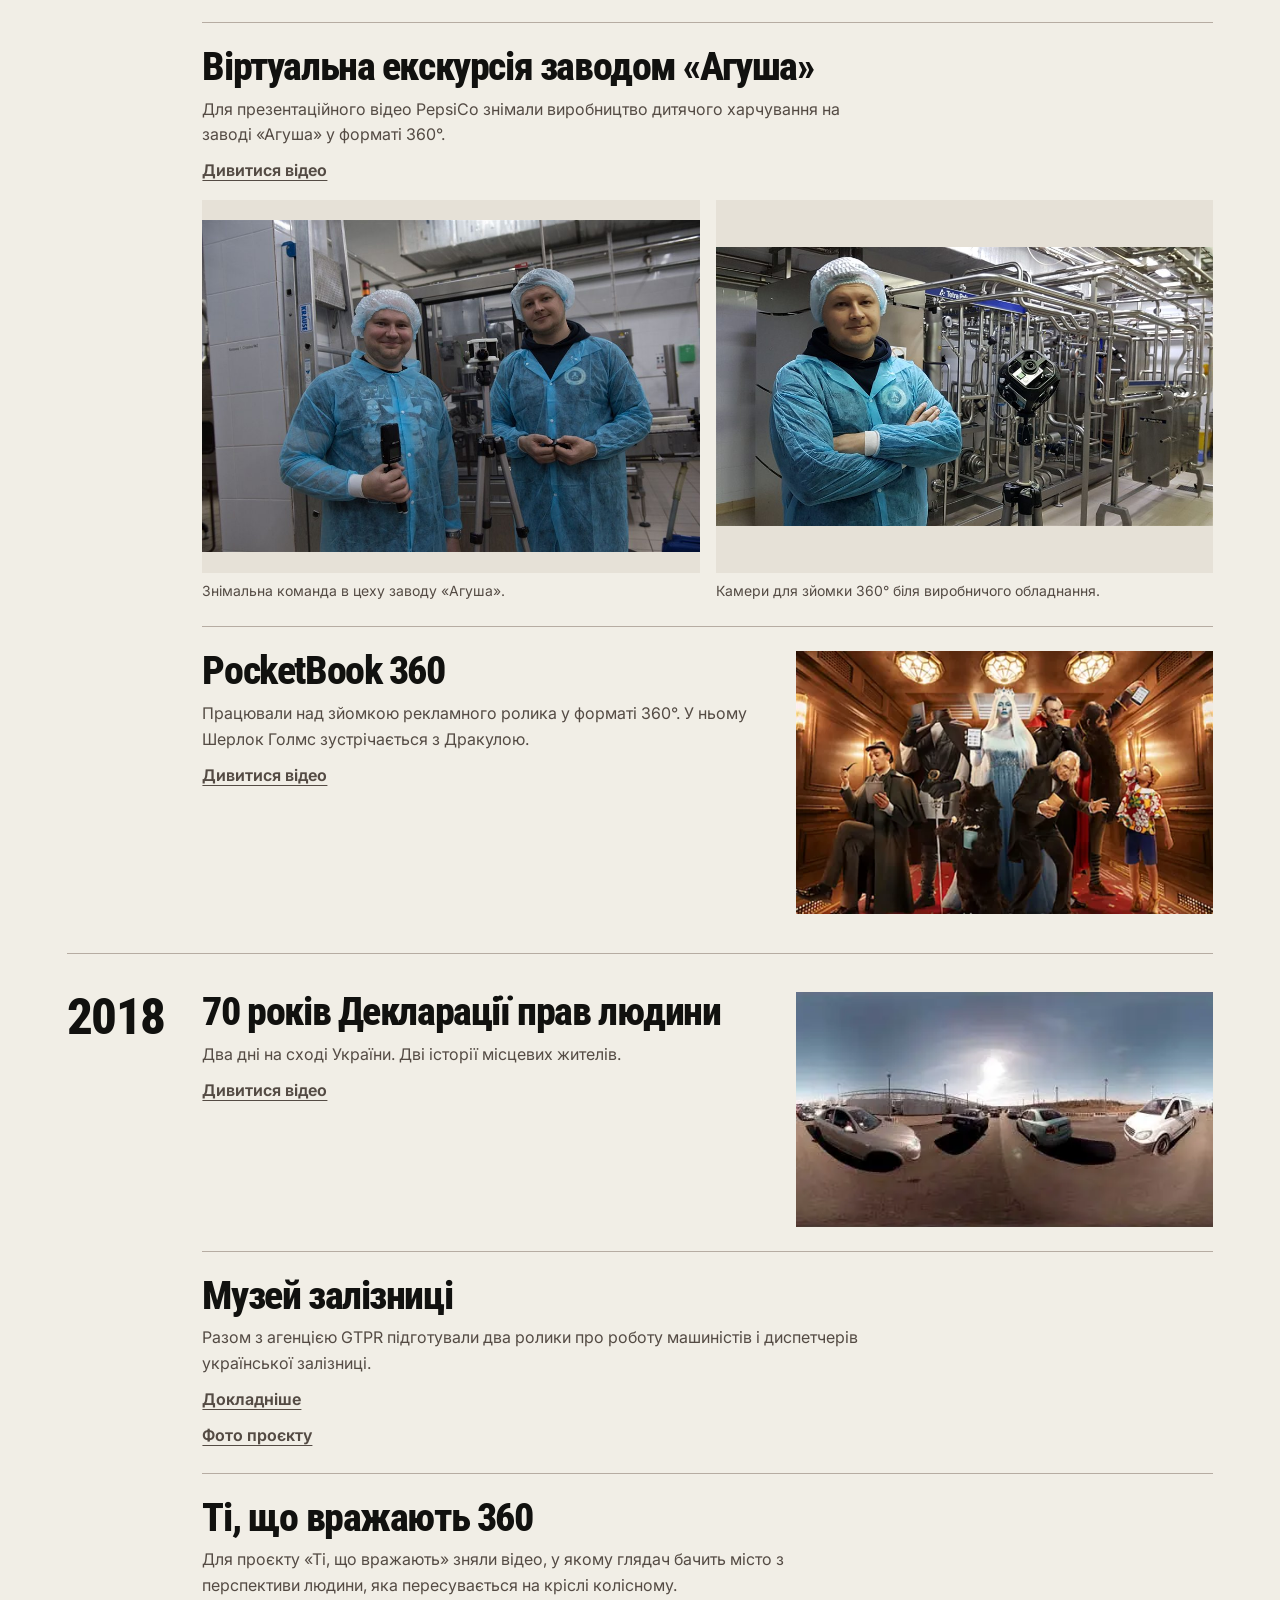
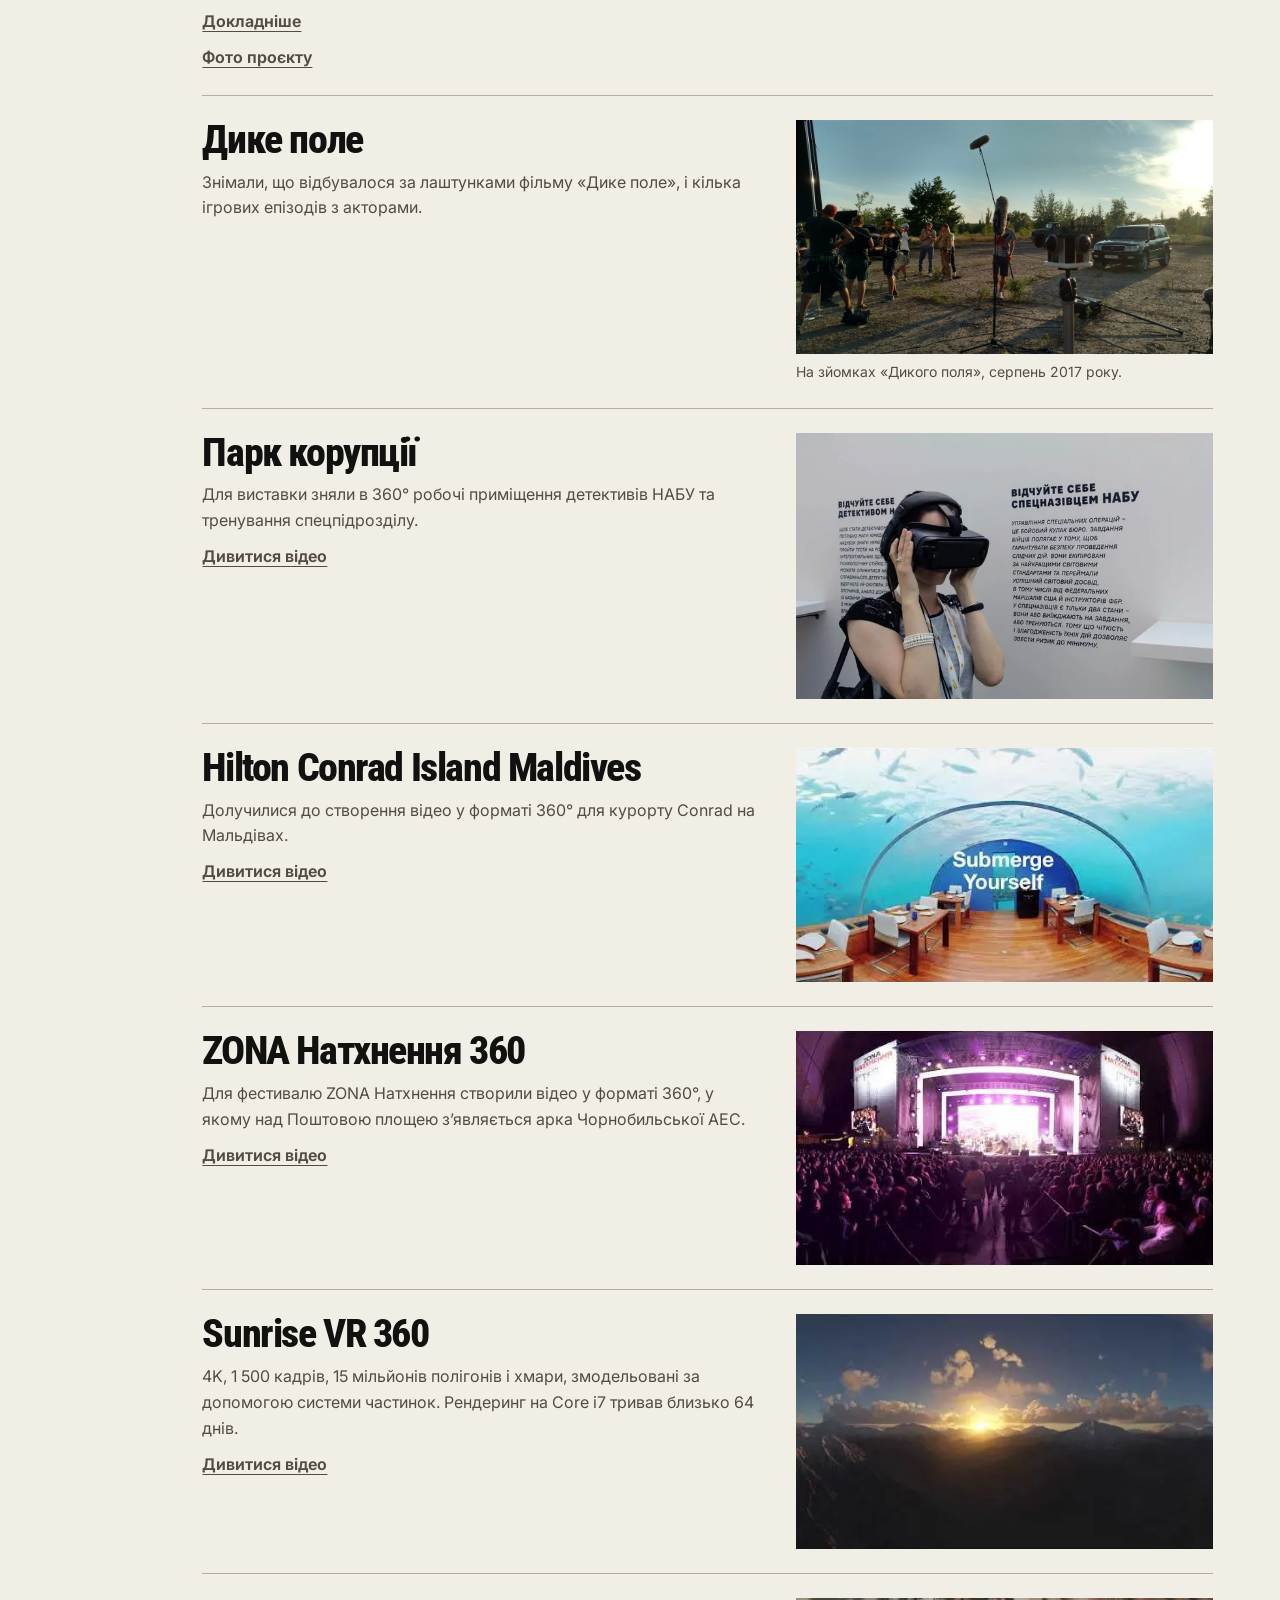
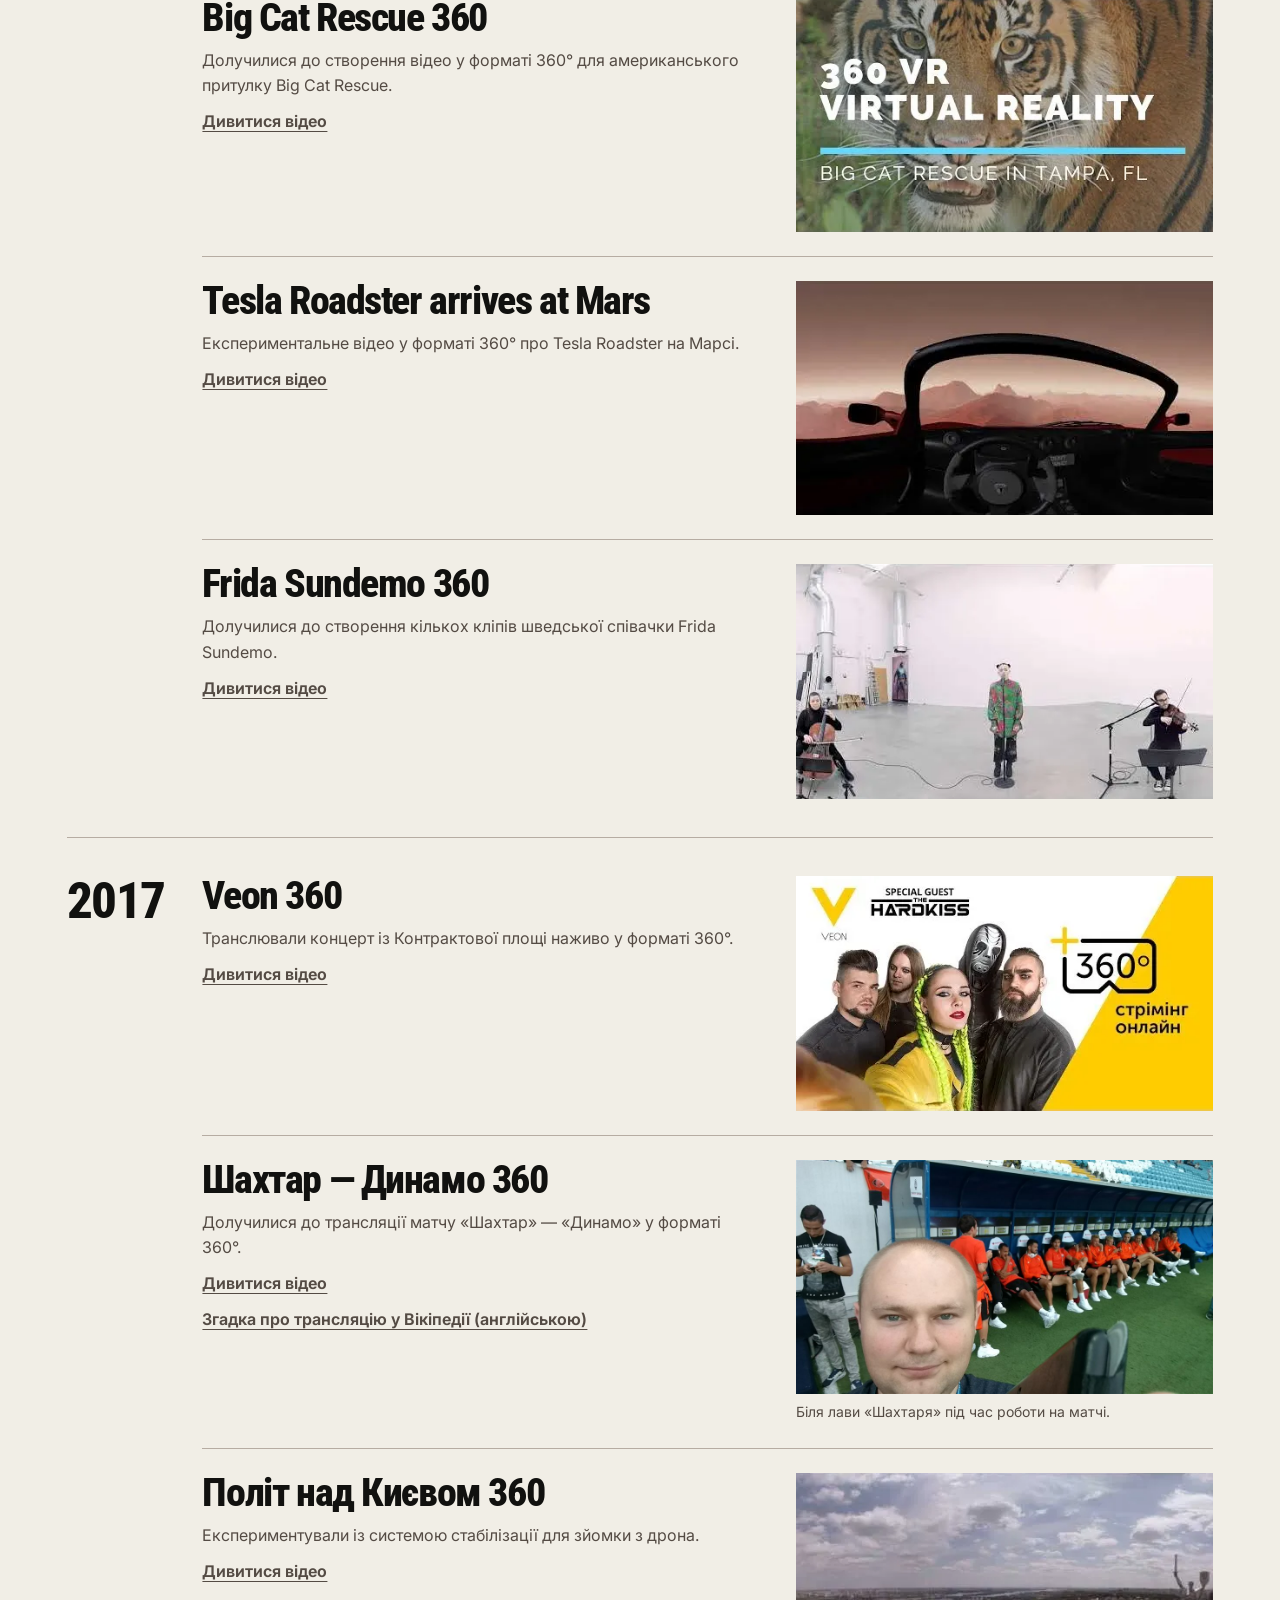
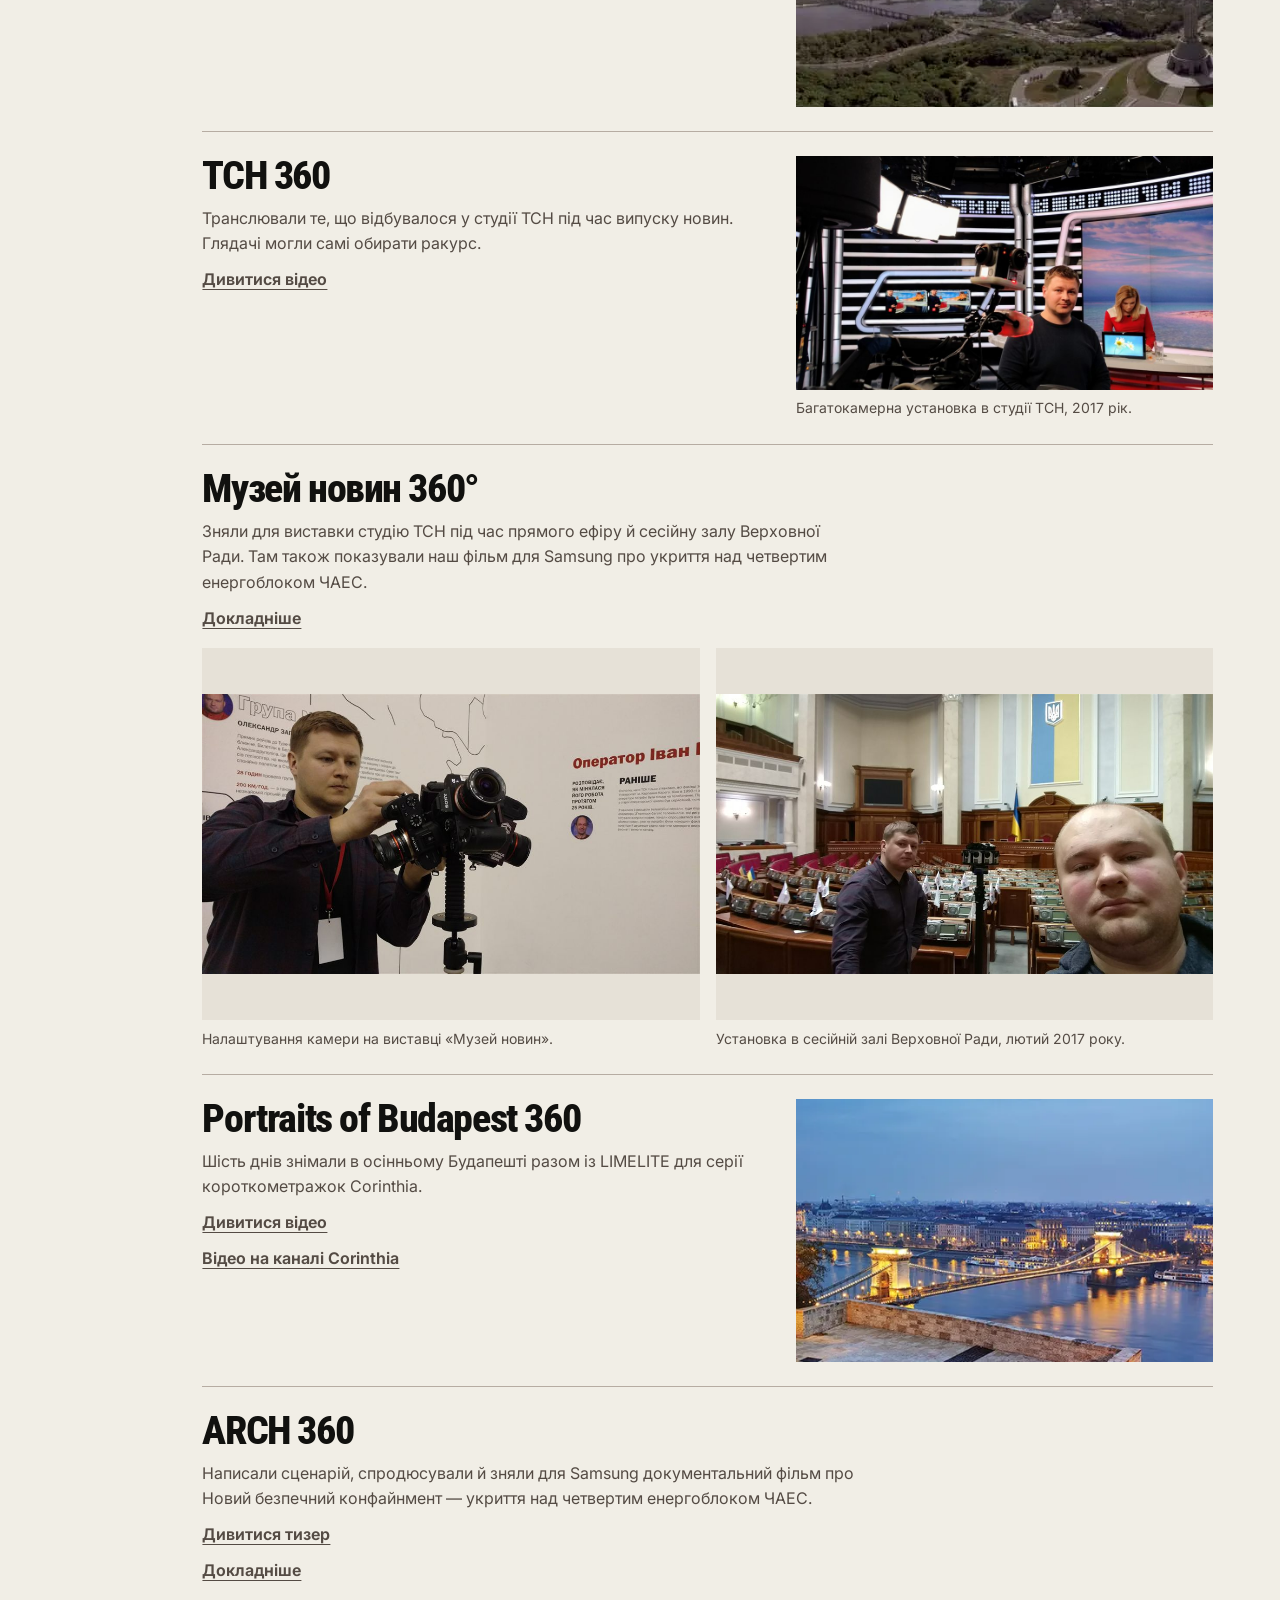
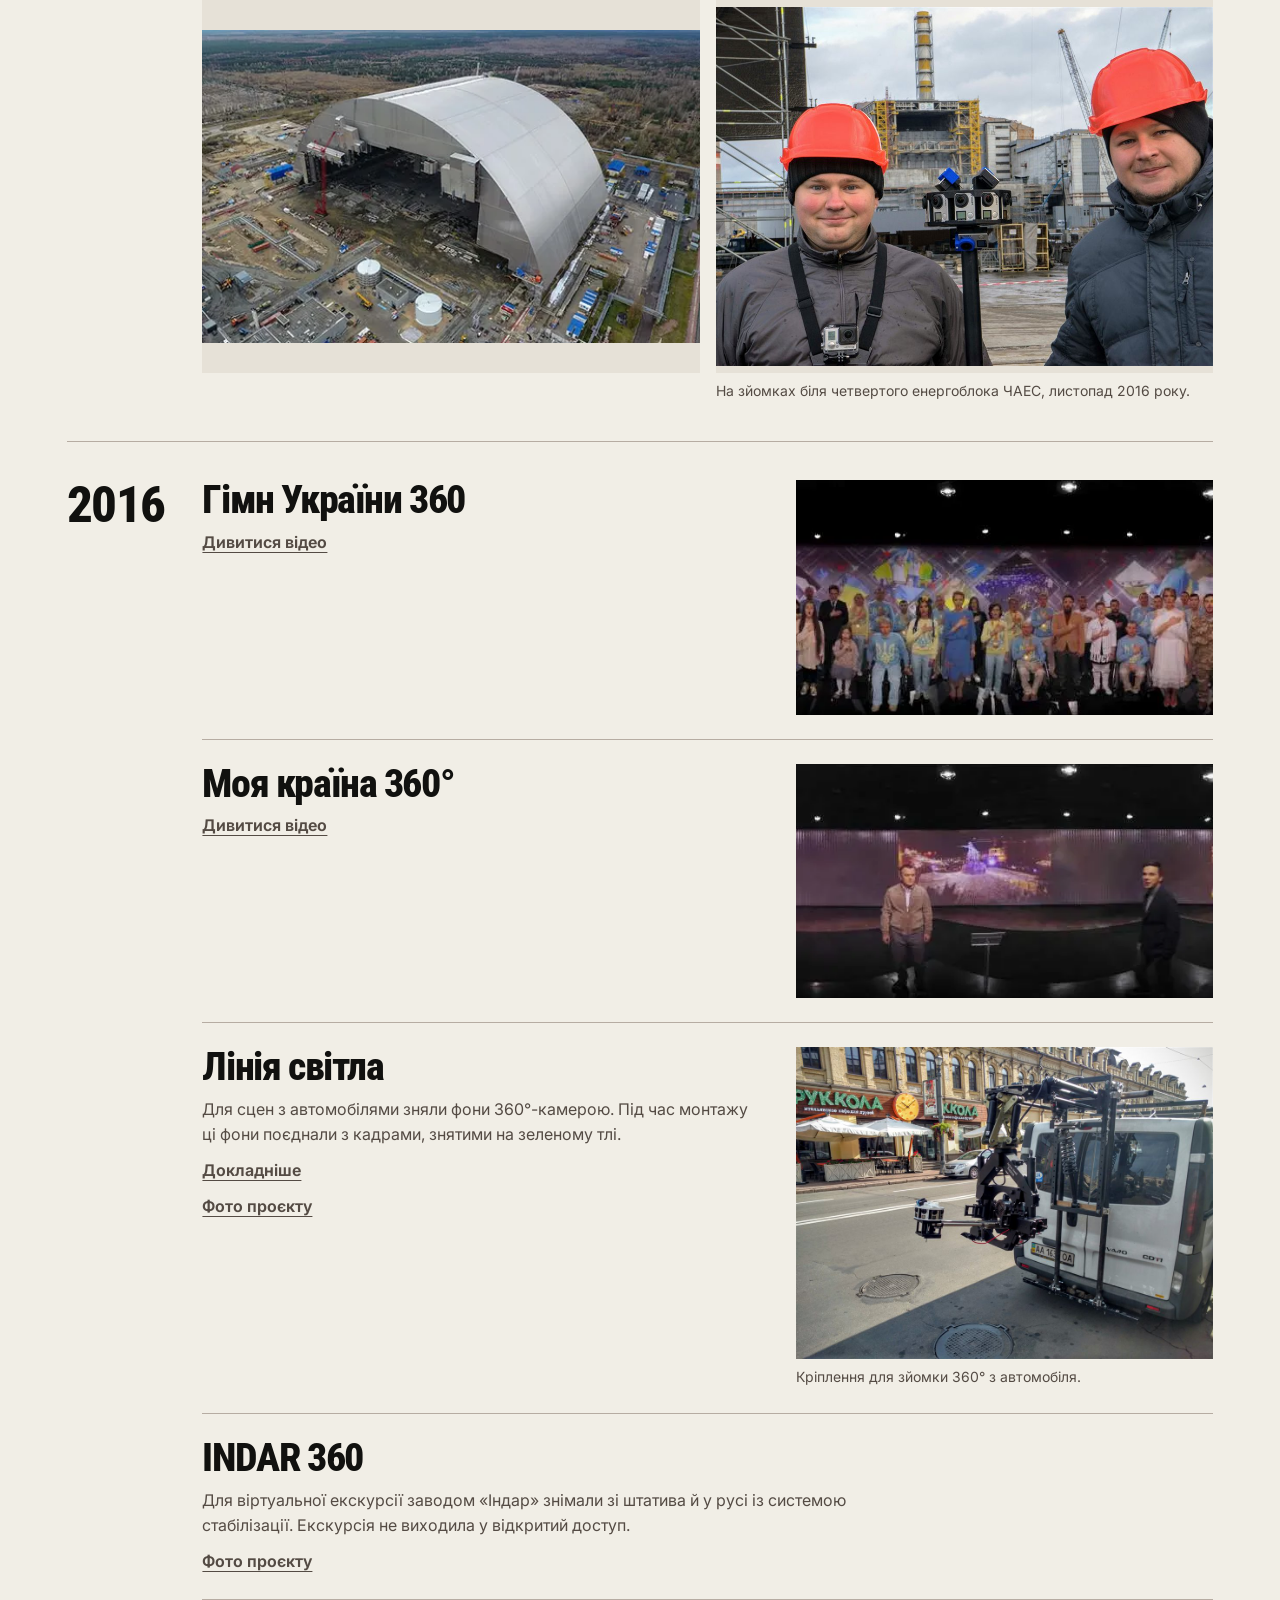
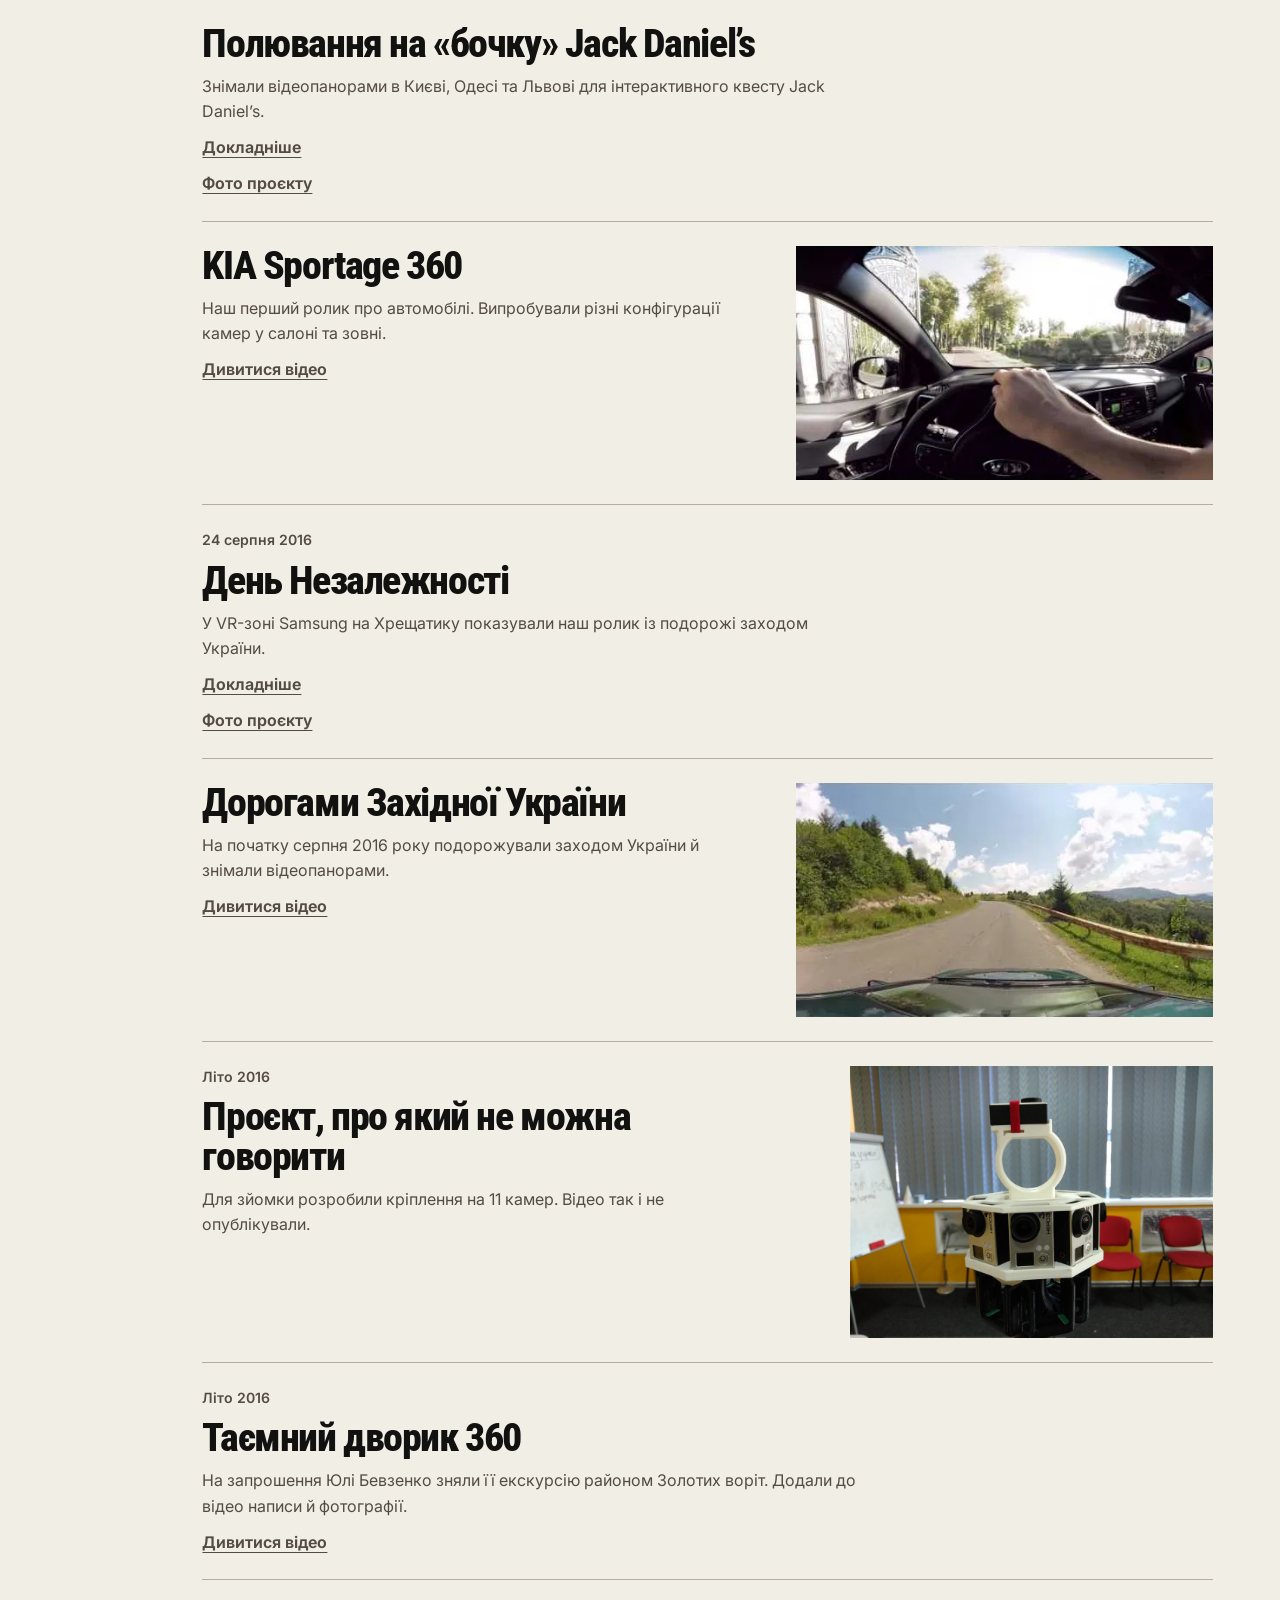
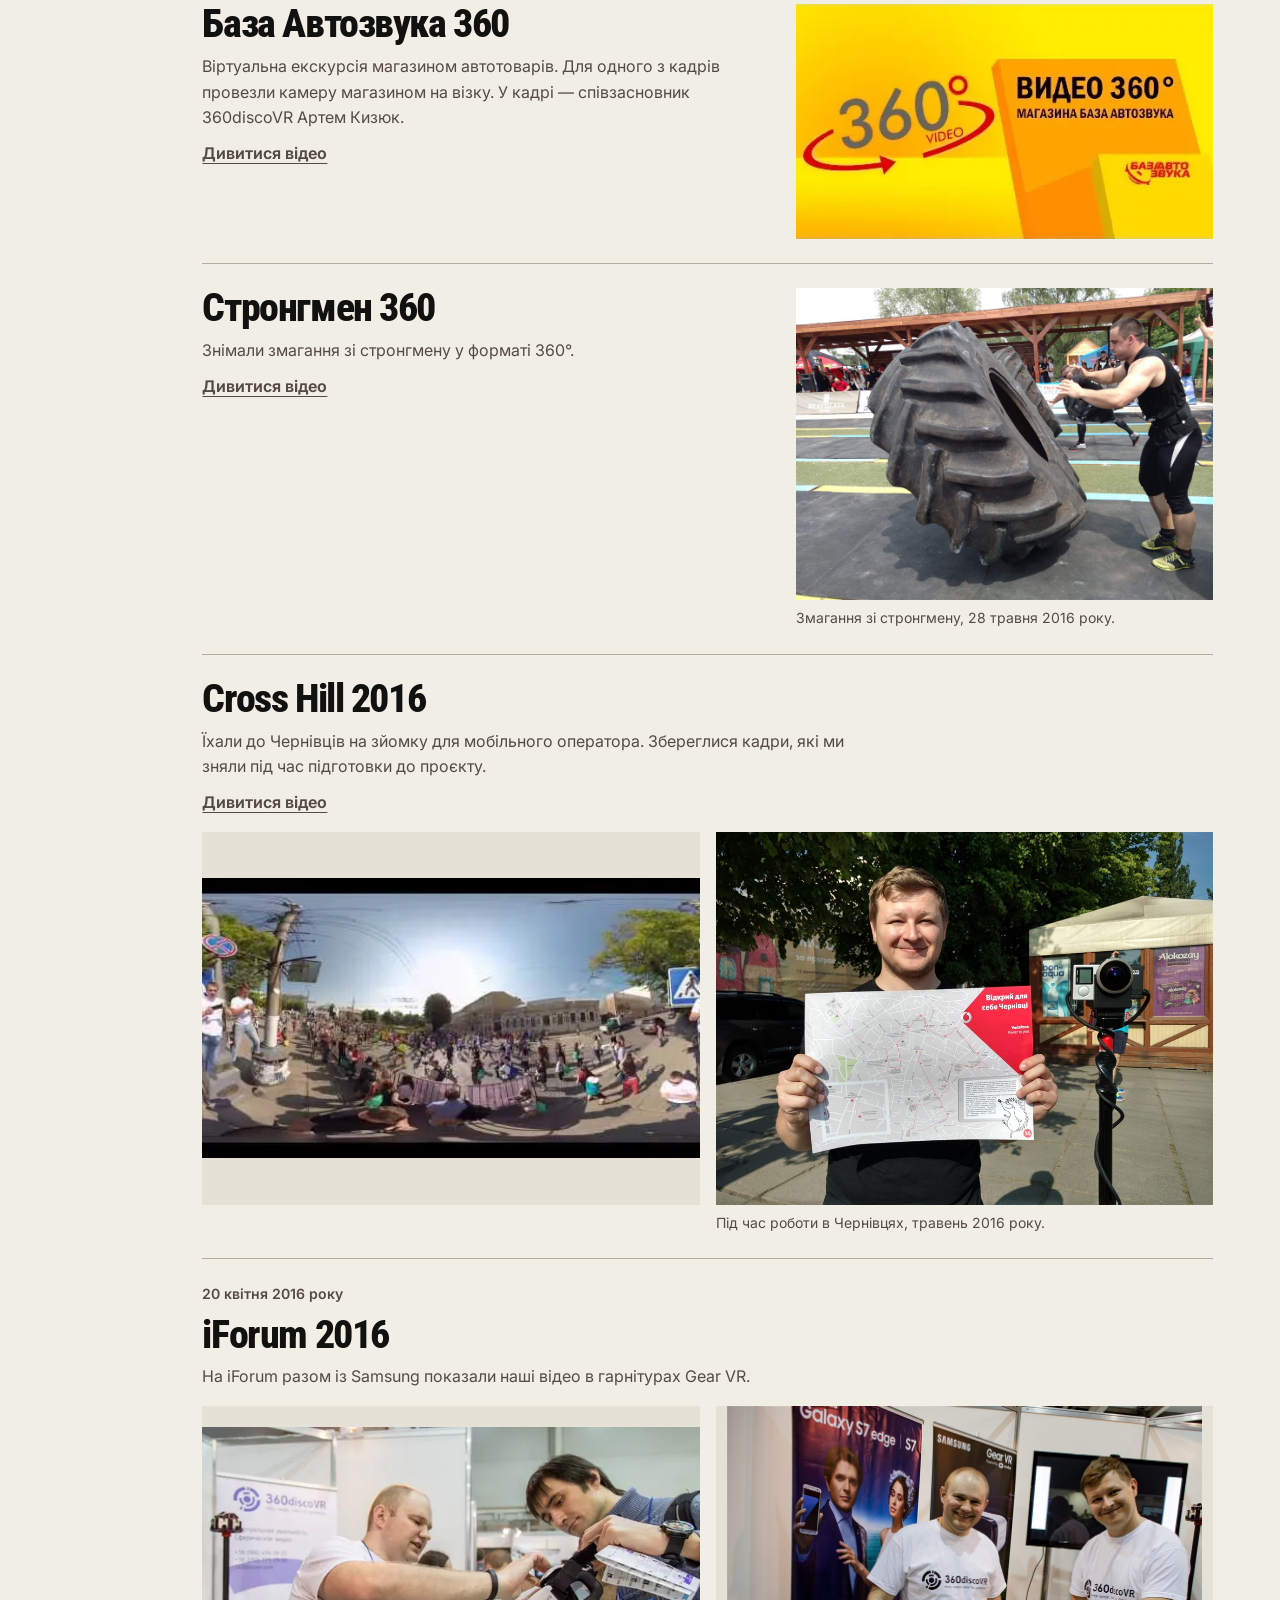
<file: timeline/timeline.html>
<!doctype html>
<html lang="uk" class="archive-page">
<head>
  <meta charset="utf-8">
  <meta name="viewport" content="width=device-width, initial-scale=1">
  <meta name="theme-color" content="#11110f">
  <title>Архів 360°-відео і VR-проєктів, 2015–2026 | 360discoVR</title>
  <meta name="description" content="Архів проєктів 360discoVR за 2015–2026 роки. Сферичне відео, віртуальні тури, VR-інсталяції й трансляції.">
  <link rel="canonical" href="https://360discovr.com/timeline/timeline">
  <link rel="icon" href="../assets/frame-mark.png" type="image/png" sizes="64x64">
  <link rel="stylesheet" href="../styles.css">
</head>
<body id="top">
  <a class="skip" href="#main">До основного вмісту</a>
  <header class="site-header">
    <div class="wrap header-inner archive-header">
      <a class="brand" href="../" aria-label="360discoVR"><img class="brand-mark" src="../assets/frame-mark.png" alt="" width="64" height="64"><span>360disco<span class="brand-accent">VR</span></span></a>
      <a class="text-link" href="../#work">Вибрані проєкти</a>
    </div>
  </header>
  <main class="archive" id="main">
    <header class="archive-intro">
      <div class="wrap">
        <h1>Архів проєктів</h1>
        <p>360°-відео, VR-інсталяції та експерименти 360discoVR з 2015 року.</p>
      </div>
    </header>
    <div class="archive-menu">
      <div class="wrap archive-menu-inner">
        <nav class="archive-years" aria-label="Перейти до року">
          <a href="#year-2026">2026</a>
          <a href="#year-2025">2025</a>
          <a href="#year-2022">2022</a>
          <a href="#year-2021">2021</a>
          <a href="#year-2020">2020</a>
          <a href="#year-2019">2019</a>
          <a href="#year-2018">2018</a>
          <a href="#year-2017">2017</a>
          <a href="#year-2016">2016</a>
          <a href="#year-2015">2015</a>
        </nav>
        <a class="archive-to-top" href="#top">На початок</a>
      </div>
    </div>
    <div class="wrap archive-list">
      <section class="archive-year" aria-labelledby="year-2026">
        <h2 id="year-2026">2026</h2>
        <div class="archive-entries">
          <article class="archive-project archive-project-media archive-project-poster" id="that-day">
            <div class="archive-copy">
              <h3>Виставка «Той день»</h3>
              <p>Для VR-зон виставки зняли кабінет Президента України та сесійну залу Верховної Ради.</p>
              <p><a class="text-link" href="https://lvivoblrada.gov.ua/toy-den-komanda-ukraine-wow-pryvezla-z-kyyeva/">Про VR на виставці</a></p>
            </div>
            <div class="archive-photos">
              <img class="archive-cover" src="../assets/that-day.webp" alt="Афіша виставки «Той день»" width="1200" height="674" decoding="async">
              <figure class="archive-photo">
                <img class="archive-cover" src="img/that-day-01.jpg" alt="Учасник зйомки на балконі сесійної зали Верховної Ради" width="960" height="720" loading="lazy" decoding="async">
                <figcaption>Зйомка в сесійній залі Верховної Ради.</figcaption>
              </figure>
              <figure class="archive-photo">
                <img class="archive-cover" src="img/that-day-02.jpg" alt="Учасник зйомки в кабінеті Президента України" width="960" height="720" loading="lazy" decoding="async">
                <figcaption>Зйомка в кабінеті Президента України.</figcaption>
              </figure>
            </div>
          </article>
        </div>
      </section>
      <section class="archive-year" aria-labelledby="year-2025">
        <h2 id="year-2025">2025</h2>
        <div class="archive-entries">
          <article class="archive-project archive-project-media archive-project-poster" id="ukraine-wow-2025">
            <div class="archive-copy">
              <h3>Ukraine WOW 2025</h3>
              <p>Для VR-зон виставки знімали Драгобрат і Бакоту у форматі 360°.</p>
              <p><a class="text-link" href="https://wow.emuseum.ua/">Оглянути виставку онлайн</a></p>
            </div>
            <div class="archive-photos">
              <img class="archive-cover" src="../assets/ukraine-wow-2025.webp" alt="Обкладинка віртуального туру Ukraine WOW" width="1200" height="788" loading="lazy" decoding="async">
              <figure class="archive-photo">
                <img class="archive-cover" src="img/ukraine-wow-2025-01.jpg" alt="Гірські схили й озеро на Драгобраті" width="960" height="720" loading="lazy" decoding="async">
                <figcaption>Драгобрат.</figcaption>
              </figure>
              <figure class="archive-photo">
                <img class="archive-cover" src="img/ukraine-wow-2025-02.jpg" alt="Панорама Бакоти на заході сонця" width="960" height="720" loading="lazy" decoding="async">
                <figcaption>Бакота.</figcaption>
              </figure>
            </div>
          </article>
        </div>
      </section>
      <section class="archive-year" aria-labelledby="year-2022">
        <h2 id="year-2022">2022</h2>
        <div class="archive-entries">
          <article class="archive-project archive-project-media" id="cop27">
            <div class="archive-copy">
              <h3>COP27</h3>
              <p>Для виставки на кліматичній конференції ООН у Шарм-еш-Шейху підготували 360°-відео про першу вітротурбіну, яку збудували в Україні після початку повномасштабного вторгнення.</p>
            </div>
            <figure class="archive-photo">
              <img class="archive-cover" src="img/cop27-wind-turbine.jpg" alt="Двоє учасників зйомки біля вітротурбіни" width="960" height="720" loading="lazy" decoding="async">
              <figcaption>Зйомка біля вітротурбіни для COP27.</figcaption>
            </figure>
          </article>
        </div>
      </section>
      <section class="archive-year" aria-labelledby="year-2021">
        <h2 id="year-2021">2021</h2>
        <div class="archive-entries">
          <article class="archive-project archive-project-media" id="azerbaijan-travel-360">
            <div class="archive-copy">
              <h3>Azerbaijan Travel 360</h3>
              <p>Зняли туристичні локації Азербайджану у форматі 360° і розробили застосунок для перегляду цих відео.</p>
            </div>
            <div class="archive-photos">
              <figure class="archive-photo">
                <img class="archive-cover" src="img/azerbaijan-travel-360-01.jpg" alt="Камера на штативі над гірським поселенням" width="720" height="960" loading="lazy" decoding="async">
                <figcaption>Камера 360° над гірським поселенням.</figcaption>
              </figure>
              <figure class="archive-photo">
                <img class="archive-cover" src="img/azerbaijan-travel-360-02.jpg" alt="Знімальна команда на кам’яному мурі" width="720" height="960" loading="lazy" decoding="async">
                <figcaption>Знімальна команда на локації.</figcaption>
              </figure>
              <figure class="archive-photo">
                <img class="archive-cover" src="img/azerbaijan-travel-360-03.jpg" alt="Оператор із камерою біля вогню на скелястому схилі" width="960" height="720" loading="lazy" decoding="async">
                <figcaption>Зйомка біля вогню.</figcaption>
              </figure>
              <figure class="archive-photo">
                <img class="archive-cover" src="img/azerbaijan-travel-360-04.jpg" alt="Камера на штативі перед Центром Гейдара Алієва в Баку" width="960" height="720" loading="lazy" decoding="async">
                <figcaption>Зйомка біля Центру Гейдара Алієва в Баку.</figcaption>
              </figure>
            </div>
          </article>
          <article class="archive-project archive-project-media" id="vrazarium">
            <div class="archive-copy">
              <h3>Вражаріум від Smile</h3>
              <p>Підготували матеріали для VR-зон інтерактивної виставки. Концепцію та експозицію розробила агенція Gres Todorchuk.</p>
              <p><a class="text-link" href="https://www.unian.ua/society/pidnyatisya-na-everest-podivitisya-shou-cirque-du-soleil-zazirnuti-v-blakitne-misto-shefshauen-ukrajinoyu-podorozhuvatime-interaktivna-vistavka-vrazharium-novini-ukrajini-11518618.html" target="_blank" rel="noopener noreferrer">Про виставку в УНІАН</a></p>
            </div>
            <div class="archive-photos">
              <figure class="archive-photo">
                <img class="archive-cover" src="img/vrazarium-01.jpg" alt="Яскравий павільйон інтерактивної виставки «Вражаріум від Smile»" width="960" height="720" loading="lazy" decoding="async">
                <figcaption>Павільйон «Вражаріуму».</figcaption>
              </figure>
              <figure class="archive-photo">
                <img class="archive-cover" src="img/vrazarium-02.jpg" alt="Павільйон виставки на площі під аркою" width="960" height="720" loading="lazy" decoding="async">
                <figcaption>Загальний вигляд виставки.</figcaption>
              </figure>
            </div>
          </article>
          <article class="archive-project archive-project-media" id="chornobyl-journey">
            <div class="archive-copy">
              <h3>Чорнобиль. Подорож</h3>
              <p>Для мультимедійної виставки «Чорнобиль. Подорож» до 35-ї річниці аварії на ЧАЕС ми підготували VR-застосунок «Зона відчуження з висоти пташиного польоту» й оновили документальний фільм про Новий безпечний конфайнмент.</p>
              <p><a class="text-link" href="https://www.facebook.com/yaroslava.gres/posts/10224863107022103">Докладніше</a></p>
            </div>
            <img class="archive-cover" src="img/ze.webp" alt="Відвідувачі у VR-гарнітурах на виставці «Чорнобиль. Подорож»" width="640" height="427" loading="lazy" decoding="async">
          </article>
        </div>
      </section>
      <section class="archive-year" aria-labelledby="year-2020">
        <h2 id="year-2020">2020</h2>
        <div class="archive-entries">
          <article class="archive-project archive-project-media">
            <div class="archive-copy">
              <h3>Марафон для всіх</h3>
              <p>Транслювали забіг одного з учасників марафону у форматі 360°. Відео з камери передавали через мобільний інтернет.</p>
              <p><a class="text-link" href="https://youtu.be/qRZ02r1n34k">Дивитися відео</a></p>
            </div>
            <img class="archive-cover" src="img/np.webp" alt="" width="639" height="480" loading="lazy" decoding="async">
          </article>
          <article class="archive-project archive-project-media">
            <div class="archive-copy">
              <h3>Реклама Gojek</h3>
              <p>Працювали над 360°-зйомкою для рекламного ролика Gojek.</p>
              <p><a class="text-link" href="https://shelter.film/works/gojek/">Докладніше</a></p>
            </div>
            <img class="archive-cover" src="img/gojek.webp" alt="" width="640" height="480" loading="lazy" decoding="async">
          </article>
          <article class="archive-project archive-project-media">
            <div class="archive-copy">
              <h3>Віртуальна велопрогулянка містами України</h3>
              <p>Долучилися до проєкту Українського інституту для фестивалю у Відні. Там відвідувачі могли віртуально проїхатися велосипедом українськими містами.</p>
              <p><a class="text-link" href="https://youtu.be/JXauz_Ii7l8">Дивитися відео</a></p>
              <p><a class="text-link" href="https://ui.org.ua/velo-vr">Докладніше</a></p>
            </div>
            <img class="archive-cover" src="img/ukrainian-bike-ride.webp" alt="Прев’ю відео «Віртуальна велопрогулянка містами України»" width="480" height="270" loading="lazy" decoding="async">
          </article>
          <article class="archive-project archive-project-media">
            <div class="archive-copy">
              <h3>Музей прийняття</h3>
              <p>Інтерактивний онлайн-музей про досвід батьків ЛГБТ+ дітей.</p>
              <p><a class="text-link" href="https://www.ridni.com.ua/">Докладніше</a></p>
            </div>
            <img class="archive-cover" src="img/image_ridni.webp" alt="" width="640" height="280" loading="lazy" decoding="async">
          </article>
        </div>
      </section>
      <section class="archive-year" aria-labelledby="year-2019">
        <h2 id="year-2019">2019</h2>
        <div class="archive-entries">
          <article class="archive-project archive-project-media" id="ukraine-wow-2019">
            <div class="archive-copy">
              <h3>Ukraine WOW 2019</h3>
              <p>Для VR-зон виставки знімали з дрона над Києвом, спускалися до доменної печі № 9 у Кривому Розі й виходили на ринг з Олександром Усиком. Серед інших локацій — Синевир і кабіна машиніста «Інтерсіті».</p>
              <p><a class="text-link" href="https://youtu.be/pH9osvwG40c">Дивитися відео</a></p>
            </div>
            <div class="archive-photos">
              <img class="archive-cover" src="img/ukraine-wow-2019.webp" alt="Зображення проєкту «Ukraine WOW»" width="480" height="303" loading="lazy" decoding="async">
              <figure class="archive-photo">
                <img class="archive-cover" src="img/ukraine-wow-2019-aerial.jpg" alt="Дрон із камерою поруч із монументом на тлі блакитного неба" width="960" height="540" loading="lazy" decoding="async">
                <figcaption>Аерозйомка біля монумента «Батьківщина-мати».</figcaption>
              </figure>
              <figure class="archive-photo">
                <img class="archive-cover" src="img/ukraine-wow-2019-furnace.jpg" alt="Двоє людей у касках із багатокамерною установкою в металургійному цеху" width="960" height="720" loading="lazy" decoding="async">
                <figcaption>Зйомка біля доменної печі в Кривому Розі.</figcaption>
              </figure>
              <figure class="archive-photo">
                <img class="archive-cover" src="img/ukraine-wow-2019-boxing.jpg" alt="Троє людей біля боксерського рингу, один із них у рукавичках" width="960" height="952" loading="lazy" decoding="async">
                <figcaption>Зйомка в боксерській залі.</figcaption>
              </figure>
            </div>
          </article>
          <article class="archive-project archive-project-media" id="agusha-factory-tour">
            <div class="archive-copy">
              <h3>Віртуальна екскурсія заводом «Агуша»</h3>
              <p>Для презентаційного відео PepsiCo знімали виробництво дитячого харчування на заводі «Агуша» у форматі 360°.</p>
              <p><a class="text-link" href="https://youtu.be/TClXkLG8Kqk">Дивитися відео</a></p>
            </div>
            <div class="archive-photos">
              <figure class="archive-photo">
                <img class="archive-cover" src="img/agusha-factory-team.jpg" alt="Двоє учасників знімальної команди в захисному одязі поруч із камерою на штативі" loading="lazy" decoding="async">
                <figcaption>Знімальна команда в цеху заводу «Агуша».</figcaption>
              </figure>
              <figure class="archive-photo">
                <img class="archive-cover" src="img/agusha-factory-360-rig.jpg" alt="Учасник знімальної команди поруч із ригом із камер GoPro у виробничому цеху" loading="lazy" decoding="async">
                <figcaption>Камери для зйомки 360° біля виробничого обладнання.</figcaption>
              </figure>
            </div>
          </article>
          <article class="archive-project archive-project-media">
            <div class="archive-copy">
              <h3>PocketBook 360</h3>
              <p>Працювали над зйомкою рекламного ролика у форматі 360°. У ньому Шерлок Голмс зустрічається з Дракулою.</p>
              <p><a class="text-link" href="https://youtu.be/mjKu3R2jIFE">Дивитися відео</a></p>
            </div>
            <img class="archive-cover" src="img/pocketbook-360.webp" alt="Зображення проєкту «PocketBook 360»" width="480" height="303" loading="lazy" decoding="async">
          </article>
        </div>
      </section>
      <section class="archive-year" aria-labelledby="year-2018">
        <h2 id="year-2018">2018</h2>
        <div class="archive-entries">
          <article class="archive-project archive-project-media">
            <div class="archive-copy">
              <h3>70 років Декларації прав людини</h3>
              <p>Два дні на сході України. Дві історії місцевих жителів.</p>
              <p><a class="text-link" href="https://youtu.be/qPDAU9y4cqI">Дивитися відео</a></p>
            </div>
            <img class="archive-cover" src="img/human-rights-70.webp" alt="Прев’ю відео «70 років Декларації прав людини»" width="480" height="270" loading="lazy" decoding="async">
          </article>
          <article class="archive-project">
            <div class="archive-copy">
              <h3>Музей залізниці</h3>
              <p>Разом з агенцією GTPR підготували два ролики про роботу машиністів і диспетчерів української залізниці.</p>
              <p><a class="text-link" href="https://hromadske.radio/news/2018/11/03/ukrayinska-zaliznycya-pokazuye-vagony-hih-stolittya-ta-potyagy-maybutnogo-na-vystavci-u-kyyevi">Докладніше</a></p>
              <p><a class="text-link" href="https://static.ukrinform.com/photos/2018_11/1541083223-404.jpg">Фото проєкту</a></p>
            </div>
          </article>
          <article class="archive-project">
            <div class="archive-copy">
              <h3>Ті, що вражають 360</h3>
              <p>Для проєкту «Ті, що вражають» зняли відео, у якому глядач бачить місто з перспективи людини, яка пересувається на кріслі колісному.</p>
              <p><a class="text-link" href="https://tsn.ua/ukrayina/nadihayuchi-lekciyi-pisni-nazhivo-vid-tarasa-topoli-ta-virtualna-realnist-tur-ti-scho-vrazhayut-zavitav-do-kramatorska-1247079.html">Докладніше</a></p>
              <p><a class="text-link" href="https://img.tsn.ua/cached/1541780586/tsn-8ef996fbeaebf7621936189b51062f05/thumbs/x/d7/01/9d2b86b5c14b8272fc42a999e3b201d7.jpeg">Фото проєкту</a></p>
            </div>
          </article>
          <article class="archive-project archive-project-media">
            <div class="archive-copy">
              <h3>Дике поле</h3>
              <p>Знімали, що відбувалося за лаштунками фільму «Дике поле», і кілька ігрових епізодів з акторами.</p>
            </div>
            <div class="archive-photos">
              <figure class="archive-photo">
                <img src="img/dyke-pole-set.jpg" alt="Знімальна група, мікрофони й камера 360° на майданчику" width="1100" height="619" loading="lazy" decoding="async">
                <figcaption>На зйомках «Дикого поля», серпень 2017 року.</figcaption>
              </figure>
            </div>
          </article>
          <article class="archive-project archive-project-media">
            <div class="archive-copy">
              <h3>Парк корупції</h3>
              <p>Для виставки зняли в 360° робочі приміщення детективів НАБУ та тренування спецпідрозділу.</p>
              <p><a class="text-link" href="https://youtu.be/OTch44x55z8">Дивитися відео</a></p>
            </div>
            <img class="archive-cover" src="img/cp.webp" alt="" width="640" height="409" loading="lazy" decoding="async">
          </article>
          <article class="archive-project archive-project-media">
            <div class="archive-copy">
              <h3>Hilton Conrad Island Maldives</h3>
              <p>Долучилися до створення відео у форматі 360° для курорту Conrad на Мальдівах.</p>
              <p><a class="text-link" href="https://youtu.be/4GwNnjUN5Z8">Дивитися відео</a></p>
            </div>
            <img class="archive-cover" src="img/hilton-conrad-maldives.webp" alt="Прев’ю відео «Hilton Conrad Island Maldives»" width="480" height="270" loading="lazy" decoding="async">
          </article>
          <article class="archive-project archive-project-media">
            <div class="archive-copy">
              <h3>ZONA Натхнення 360</h3>
              <p>Для фестивалю ZONA Натхнення створили відео у форматі 360°, у якому над Поштовою площею з’являється арка Чорнобильської АЕС.</p>
              <p><a class="text-link" href="https://youtu.be/qBF-uqT6hHs">Дивитися відео</a></p>
            </div>
            <img class="archive-cover" src="img/zona-inspiration.webp" alt="Прев’ю відео «ZONA Натхнення 360»" width="480" height="270" loading="lazy" decoding="async">
          </article>
          <article class="archive-project archive-project-media">
            <div class="archive-copy">
              <h3>Sunrise VR 360</h3>
              <p>4K, 1 500 кадрів, 15 мільйонів полігонів і хмари, змодельовані за допомогою системи частинок. Рендеринг на Core i7 тривав близько 64 днів.</p>
              <p><a class="text-link" href="https://youtu.be/GYV6IDsm87M">Дивитися відео</a></p>
            </div>
            <img class="archive-cover" src="img/sunrise-vr.webp" alt="Прев’ю відео «Sunrise VR 360»" width="480" height="270" loading="lazy" decoding="async">
          </article>
          <article class="archive-project archive-project-media">
            <div class="archive-copy">
              <h3>Big Cat Rescue 360</h3>
              <p>Долучилися до створення відео у форматі 360° для американського притулку Big Cat Rescue.</p>
              <p><a class="text-link" href="https://youtu.be/gtdCykLg--k">Дивитися відео</a></p>
            </div>
            <img class="archive-cover" src="img/big-cat-rescue.webp" alt="Прев’ю відео «Big Cat Rescue 360»" width="480" height="270" loading="lazy" decoding="async">
          </article>
          <article class="archive-project archive-project-media">
            <div class="archive-copy">
              <h3>Tesla Roadster arrives at Mars</h3>
              <p>Експериментальне відео у форматі 360° про Tesla Roadster на Марсі.</p>
              <p><a class="text-link" href="https://youtu.be/XQFzAZl54vA">Дивитися відео</a></p>
            </div>
            <img class="archive-cover" src="img/tesla-roadster-mars.webp" alt="Прев’ю відео «Tesla Roadster arrives at Mars»" width="480" height="270" loading="lazy" decoding="async">
          </article>
          <article class="archive-project archive-project-media">
            <div class="archive-copy">
              <h3>Frida Sundemo 360</h3>
              <p>Долучилися до створення кількох кліпів шведської співачки Frida Sundemo.</p>
              <p><a class="text-link" href="https://youtu.be/OuhOxwncmw8">Дивитися відео</a></p>
            </div>
            <img class="archive-cover" src="img/frida-sundemo.webp" alt="Прев’ю відео «Frida Sundemo 360»" width="480" height="270" loading="lazy" decoding="async">
          </article>
        </div>
      </section>
      <section class="archive-year" aria-labelledby="year-2017">
        <h2 id="year-2017">2017</h2>
        <div class="archive-entries">
          <article class="archive-project archive-project-media" id="veon-live">
            <div class="archive-copy">
              <h3>Veon 360</h3>
              <p>Транслювали концерт із Контрактової площі наживо у форматі 360°.</p>
              <p><a class="text-link" href="https://youtu.be/6YZdudHCFlI">Дивитися відео</a></p>
            </div>
            <img class="archive-cover" src="img/veon-live.webp" alt="Прев’ю відео «Veon 360»" width="480" height="270" loading="lazy" decoding="async">
          </article>
          <article class="archive-project archive-project-media">
            <div class="archive-copy">
              <h3>Шахтар — Динамо 360</h3>
              <p>Долучилися до трансляції матчу «Шахтар» — «Динамо» у форматі 360°.</p>
              <p><a class="text-link" href="https://youtu.be/bpTdXj8MWbk">Дивитися відео</a></p>
              <p><a class="text-link" href="https://en.wikipedia.org/wiki/2017_Ukrainian_Super_Cup" hreflang="en">Згадка про трансляцію у Вікіпедії (англійською)</a></p>
            </div>
            <div class="archive-photos">
              <figure class="archive-photo">
                <img src="img/shakhtar-dynamo-bench.jpg" alt="Гравці «Шахтаря» на лаві біля поля" width="960" height="540" loading="lazy" decoding="async">
                <figcaption>Біля лави «Шахтаря» під час роботи на матчі.</figcaption>
              </figure>
            </div>
          </article>
          <article class="archive-project archive-project-media">
            <div class="archive-copy">
              <h3>Політ над Києвом 360</h3>
              <p>Експериментували із системою стабілізації для зйомки з дрона.</p>
              <p><a class="text-link" href="https://youtu.be/WpqzpJ3OGHs">Дивитися відео</a></p>
            </div>
            <img class="archive-cover" src="img/kyiv-aerial.webp" alt="Прев’ю відео «Політ над Києвом 360»" width="480" height="270" loading="lazy" decoding="async">
          </article>
          <article class="archive-project archive-project-media">
            <div class="archive-copy">
              <h3>ТСН 360</h3>
              <p>Транслювали те, що відбувалося у студії ТСН під час випуску новин. Глядачі могли самі обирати ракурс.</p>
              <p><a class="text-link" href="https://youtu.be/Ntm_MMd2BtE">Дивитися відео</a></p>
            </div>
            <div class="archive-photos">
              <figure class="archive-photo">
                <img src="img/tsn-360-studio.jpg" alt="Установка з кількома камерами на тлі телевізійних моніторів" width="960" height="540" loading="lazy" decoding="async">
                <figcaption>Багатокамерна установка в студії ТСН, 2017 рік.</figcaption>
              </figure>
            </div>
          </article>
          <article class="archive-project archive-project-media">
            <div class="archive-copy">
              <h3>Музей новин 360°</h3>
              <p>Зняли для виставки студію ТСН під час прямого ефіру й сесійну залу Верховної Ради. Там також показували наш фільм для Samsung про укриття над четвертим енергоблоком ЧАЕС.</p>
              <p><a class="text-link" href="https://uk.wikipedia.org/wiki/%D0%9C%D1%83%D0%B7%D0%B5%D0%B9_%D0%BD%D0%BE%D0%B2%D0%B8%D0%BD_%D0%B2_%D0%A3%D0%BA%D1%80%D0%B0%D1%97%D0%BD%D1%96">Докладніше</a></p>
            </div>
            <div class="archive-photos">
              <figure class="archive-photo">
                <img src="img/news-museum-camera.jpg" alt="Оператор налаштовує установку з камерами Sony на тлі стендів виставки" width="960" height="540" loading="lazy" decoding="async">
                <figcaption>Налаштування камери на виставці «Музей новин».</figcaption>
              </figure>
              <figure class="archive-photo">
                <img src="img/news-museum-rada.jpg" alt="Камера 360° між рядами депутатських місць" width="960" height="540" loading="lazy" decoding="async">
                <figcaption>Установка в сесійній залі Верховної Ради, лютий 2017 року.</figcaption>
              </figure>
            </div>
          </article>
          <article class="archive-project archive-project-media">
            <div class="archive-copy">
              <h3>Portraits of Budapest 360</h3>
              <p>Шість днів знімали в осінньому Будапешті разом із LIMELITE для серії короткометражок Corinthia.</p>
              <p><a class="text-link" href="https://youtu.be/gqFd5ylaosU">Дивитися відео</a></p>
              <p><a class="text-link" href="https://www.youtube.com/user/CorinthiaBUD/playlists">Відео на каналі Corinthia</a></p>
            </div>
            <img class="archive-cover" src="img/portraits-of-budapest.webp" alt="Зображення проєкту «Portraits of Budapest 360»" width="480" height="303" loading="lazy" decoding="async">
          </article>
          <article class="archive-project archive-project-media">
            <div class="archive-copy">
              <h3>ARCH 360</h3>
              <p>Написали сценарій, спродюсували й зняли для Samsung документальний фільм про Новий безпечний конфайнмент — укриття над четвертим енергоблоком ЧАЕС.</p>
              <p><a class="text-link" href="https://vimeo.com/208648472">Дивитися тизер</a></p>
              <p><a class="text-link" href="https://www.facebook.com/notes/%D0%B0%D1%80%D1%82%D0%B5%D0%BC-%D0%BA%D0%B8%D1%81%D0%BB%D1%8F%D0%BA%D0%BE%D0%B2/%D1%8F%D0%BA-%D0%BC%D0%B8-%D0%B4%D0%BE%D0%BA%D1%83%D0%BC%D0%B5%D0%BD%D1%82%D0%B0%D0%BB%D1%8C%D0%BD%D0%B8%D0%B9-%D1%84%D1%96%D0%BB%D1%8C%D0%BC-%D0%BF%D1%80%D0%BE-%D1%87%D0%BE%D1%80%D0%BD%D0%BE%D0%B1%D0%B8%D0%BB%D1%8C-%D0%B7%D0%BD%D1%96%D0%BC%D0%B0%D0%BB%D0%B8-%D1%87%D0%B0%D1%81%D1%82%D0%B8%D0%BD%D0%B0-2/1242430695811042/">Докладніше</a></p>
            </div>
            <div class="archive-photos">
              <img class="archive-cover" src="img/arch-360.webp" alt="Зображення проєкту «ARCH 360»" width="480" height="303" loading="lazy" decoding="async">
              <figure class="archive-photo">
                <img src="img/arch-360-on-location.jpg" alt="Двоє учасників знімальної групи в касках поруч із багатокамерною установкою" width="960" height="694" loading="lazy" decoding="async">
                <figcaption>На зйомках біля четвертого енергоблока ЧАЕС, листопад 2016 року.</figcaption>
              </figure>
            </div>
          </article>
        </div>
      </section>
      <section class="archive-year" aria-labelledby="year-2016">
        <h2 id="year-2016">2016</h2>
        <div class="archive-entries">
          <article class="archive-project archive-project-media">
            <div class="archive-copy">
              <h3>Гімн України 360</h3>
              <p><a class="text-link" href="https://youtu.be/OWF1T_qzoWU">Дивитися відео</a></p>
            </div>
            <img class="archive-cover" src="img/ukrainian-anthem.webp" alt="Прев’ю відео «Гімн України 360»" width="480" height="270" loading="lazy" decoding="async">
          </article>
          <article class="archive-project archive-project-media">
            <div class="archive-copy">
              <h3>Моя країна 360°</h3>
              <p><a class="text-link" href="https://youtu.be/1FGbAIM3FdU">Дивитися відео</a></p>
            </div>
            <img class="archive-cover" src="img/moya-kraina.webp" alt="Прев’ю відео «Моя Країна 360»" width="480" height="270" loading="lazy" decoding="async">
          </article>
          <article class="archive-project archive-project-media" id="line-of-light">
            <div class="archive-copy">
              <h3>Лінія світла</h3>
              <p>Для сцен з автомобілями зняли фони 360°-камерою. Під час монтажу ці фони поєднали з кадрами, знятими на зеленому тлі.</p>
              <p><a class="text-link" href="https://www.facebook.com/photo.php?fbid=10207365420874257&amp;set=pb.1248376722.-2207520000.1559725513.&amp;type=3&amp;theater">Докладніше</a></p>
              <p><a class="text-link" href="https://my-hit.org/storage/1964983_500x800x250.jpg">Фото проєкту</a></p>
            </div>
            <div class="archive-photos">
              <figure class="archive-photo">
                <img src="img/line-of-light-camera-rig.jpg" alt="Установка з камерами GoPro на стабілізаторі позаду фургона" width="960" height="720" loading="lazy" decoding="async">
                <figcaption>Кріплення для зйомки 360° з автомобіля.</figcaption>
              </figure>
            </div>
          </article>
          <article class="archive-project">
            <div class="archive-copy">
              <h3>INDAR 360</h3>
              <p>Для віртуальної екскурсії заводом «Індар» знімали зі штатива й у русі із системою стабілізації. Екскурсія не виходила у відкритий доступ.</p>
              <p><a class="text-link" href="https://www.buduymo.com.ua/wp-content/uploads/2018/03/Bez_imeni123-1080x675.png">Фото проєкту</a></p>
            </div>
          </article>
          <article class="archive-project">
            <div class="archive-copy">
              <h3>Полювання на «бочку» Jack Daniel’s</h3>
              <p>Знімали відеопанорами в Києві, Одесі та Львові для інтерактивного квесту Jack Daniel’s.</p>
              <p><a class="text-link" href="https://agama-communications.com/cases/okhota-na-bochku-jack-daniels-33#">Докладніше</a></p>
              <p><a class="text-link" href="https://agama-communications.com/media/610/conversions/frontend_desktop.jpg">Фото проєкту</a></p>
            </div>
          </article>
          <article class="archive-project archive-project-media">
            <div class="archive-copy">
              <h3>KIA Sportage 360</h3>
              <p>Наш перший ролик про автомобілі. Випробували різні конфігурації камер у салоні та зовні.</p>
              <p><a class="text-link" href="https://youtu.be/fgtSX07h23k">Дивитися відео</a></p>
            </div>
            <img class="archive-cover" src="img/kia-sportage.webp" alt="Прев’ю відео «KIA Sportage 360»" width="480" height="270" loading="lazy" decoding="async">
          </article>
          <article class="archive-project">
            <div class="archive-copy">
              <p class="archive-date">24 серпня 2016</p>
              <h3>День Незалежності</h3>
              <p>У VR-зоні Samsung на Хрещатику показували наш ролик із подорожі заходом України.</p>
              <p><a class="text-link" href="https://tsn.ua/nauka_it/den-nezalezhnosti-v-360-samsung-vlashtuvav-virtualniy-tur-ukrayinoyu-pryamo-v-centri-kiyeva-736533.html">Докладніше</a></p>
              <p><a class="text-link" href="https://img.tsn.ua/cached/1533896743/tsn-ec97a3c0a2ace5bfabc1ed73666af320/thumbs/x/b5/b2/d42b7ec14afc188b51e410f8247fb2b5.jpg">Фото проєкту</a></p>
            </div>
          </article>
          <article class="archive-project archive-project-media">
            <div class="archive-copy">
              <h3>Дорогами Західної України</h3>
              <p>На початку серпня 2016 року подорожували заходом України й знімали відеопанорами.</p>
              <p><a class="text-link" href="https://youtu.be/b6wc5PBxcYg">Дивитися відео</a></p>
            </div>
            <img class="archive-cover" src="img/western-ukraine.webp" alt="Прев’ю відео «Дорогами Західної України»" width="480" height="270" loading="lazy" decoding="async">
          </article>
          <article class="archive-project archive-project-media" id="topsecret-project">
            <div class="archive-copy">
              <p class="archive-date">Літо 2016</p>
              <h3>Проєкт, про який не можна говорити</h3>
              <p>Для зйомки розробили кріплення на 11 камер. Відео так і не опублікували.</p>
            </div>
            <img class="archive-cover" src="img/topsecret-camera-rig.jpg" alt="Камери GoPro HERO3 у білому кріпленні" width="960" height="720" loading="lazy" decoding="async">
          </article>
          <article class="archive-project" id="secret-courtyard">
            <div class="archive-copy">
              <p class="archive-date">Літо 2016</p>
              <h3>Таємний дворик 360</h3>
              <p>На запрошення Юлі Бевзенко зняли її екскурсію районом Золотих воріт. Додали до відео написи й фотографії.</p>
              <p><a class="text-link" href="https://youtu.be/h3BAHaoOhhY">Дивитися відео</a></p>
            </div>
          </article>
          <article class="archive-project archive-project-media">
            <div class="archive-copy">
              <h3>База Автозвука 360</h3>
              <p>Віртуальна екскурсія магазином автотоварів. Для одного з кадрів провезли камеру магазином на візку. У кадрі — співзасновник 360discoVR Артем Кизюк.</p>
              <p><a class="text-link" href="https://youtu.be/gwNzX1db94Q">Дивитися відео</a></p>
            </div>
            <img class="archive-cover" src="img/car-audio-store.webp" alt="Прев’ю відео «База Автозвука 360»" width="480" height="270" loading="lazy" decoding="async">
          </article>
          <article class="archive-project archive-project-media">
            <div class="archive-copy">
              <h3>Стронгмен 360</h3>
              <p>Знімали змагання зі стронгмену у форматі 360°.</p>
              <p><a class="text-link" href="https://youtu.be/ql4Eqn9Wyms">Дивитися відео</a></p>
            </div>
            <div class="archive-photos">
              <figure class="archive-photo">
                <img src="img/strongman-360-event.jpg" alt="Спортсмен перекидає велику шину під час змагань" width="960" height="720" loading="lazy" decoding="async">
                <figcaption>Змагання зі стронгмену, 28 травня 2016 року.</figcaption>
              </figure>
            </div>
          </article>
          <article class="archive-project archive-project-media">
            <div class="archive-copy">
              <h3>Cross Hill 2016</h3>
              <p>Їхали до Чернівців на зйомку для мобільного оператора. Збереглися кадри, які ми зняли під час підготовки до проєкту.</p>
              <p><a class="text-link" href="https://youtu.be/Z4Ga5csKaXQ">Дивитися відео</a></p>
            </div>
            <div class="archive-photos">
              <img class="archive-cover" src="img/cross-hill.webp" alt="Прев’ю відео «Cross Hill 2016»" width="480" height="270" loading="lazy" decoding="async">
              <figure class="archive-photo">
                <img src="img/chernivtsi-vodafone-map.jpg" alt="Карта Vodafone «Відкрий для себе Чернівці» поруч із камерою на стійці" width="960" height="720" loading="lazy" decoding="async">
                <figcaption>Під час роботи в Чернівцях, травень 2016 року.</figcaption>
              </figure>
            </div>
          </article>
          <article class="archive-project archive-project-media">
            <div class="archive-copy">
              <p class="archive-date">20 квітня 2016 року</p>
              <h3>iForum 2016</h3>
              <p>На iForum разом із Samsung показали наші відео в гарнітурах Gear VR.</p>
            </div>
            <div class="archive-photos">
              <img class="archive-cover" src="img/iforum2016.webp" alt="" width="640" height="426" loading="lazy" decoding="async">
              <figure class="archive-photo">
                <img src="img/iforum-2016-team.jpg" alt="Двоє учасників команди у футболках 360discoVR біля столу з VR-гарнітурами" width="960" height="753" loading="lazy" decoding="async">
                <figcaption>Команда 360discoVR біля стенда з гарнітурами Gear VR.</figcaption>
              </figure>
            </div>
          </article>
          <article class="archive-project archive-project-media">
            <div class="archive-copy">
              <p class="archive-date">Березень 2016</p>
              <h3>Київстар 360</h3>
              <p>Разом із LIMELITE створили рекламний ролик для Київстару у форматі 360°.</p>
              <p><a class="text-link" href="https://youtu.be/GOgL0Y8JbTA">Дивитися відео</a></p>
            </div>
            <img class="archive-cover" src="img/kyivstar.webp" alt="Прев’ю відео «Київстар 360»" width="480" height="270" loading="lazy" decoding="async">
          </article>
          <article class="archive-project archive-project-media">
            <div class="archive-copy">
              <p class="archive-date">11 березня 2016 року</p>
              <h3>INNOTECH Ukraine 2016</h3>
              <p>На технологічній виставці показували обладнання й відео та знімали саму подію.</p>
              <p><a class="text-link" href="https://youtu.be/BCSrvy12SgQ">Дивитися відео</a></p>
            </div>
            <img class="archive-cover" src="img/innotech.webp" alt="Прев’ю відео «INNOTECH Ukraine 2016»" width="480" height="270" loading="lazy" decoding="async">
          </article>
          <article class="archive-project archive-project-media">
            <div class="archive-copy">
              <p class="archive-date">8 березня 2016 року</p>
              <h3>Весняна Одеса 360</h3>
              <p>8 березня знімали Одесу й на вулицях розповідали перехожим про сферичне відео та його застосування.</p>
              <p><a class="text-link" href="https://youtu.be/RIH-FDIJOsE">Дивитися відео</a></p>
            </div>
            <img class="archive-cover" src="img/odesa-spring.webp" alt="Прев’ю відео «Весняна Одеса 360»" width="480" height="270" loading="lazy" decoding="async">
          </article>
          <article class="archive-project archive-project-media">
            <div class="archive-copy">
              <p class="archive-date">1 березня 2016 року</p>
              <h3>Лекція в BiblioTECH</h3>
              <p>На запрошення Олександра Торопова з AIR виступили в BiblioTECH. Розповіли, як знімаємо й обробляємо відео у форматі 360°.</p>
            </div>
            <img class="archive-cover" src="img/bibliotech.webp" alt="" width="640" height="427" loading="lazy" decoding="async">
          </article>
          <article class="archive-project archive-project-media">
            <div class="archive-copy">
              <p class="archive-date">4 лютого 2016 року</p>
              <h3>«Відновлення пам’яті» в IZONE</h3>
              <p>Зняли відкриття виставки донецької художниці Катерини Єрмолаєвої в IZONE. Це була одна з наших перших спроб додати написи до відео у форматі 360°.</p>
              <p><a class="text-link" href="https://youtu.be/aXoc45uW7vw">Дивитися відео</a></p>
              <p><a class="text-link" href="https://projects.platfor.ma/vosstanovlenie-pamyati/">Докладніше</a></p>
            </div>
            <img class="archive-cover" src="img/izone-memory.webp" alt="Прев’ю відео з виставки «Відновлення пам’яті» в IZONE" width="480" height="270" loading="lazy" decoding="async">
          </article>
        </div>
      </section>
      <section class="archive-year" aria-labelledby="year-2015">
        <h2 id="year-2015">2015</h2>
        <div class="archive-entries">
          <article class="archive-project archive-project-media">
            <div class="archive-copy">
              <p class="archive-date">27 грудня 2015 року</p>
              <h3>Передноворічний Львів 360</h3>
              <p>Знімали передноворічний Львів для 24 Каналу майже в повній темряві, з окремими джерелами світла.</p>
              <p><a class="text-link" href="https://youtu.be/Su0HyK-lBGg">Дивитися відео</a></p>
              <p><a class="text-link" href="https://youtu.be/F_8QMqLk2Qo">Дивитися відео</a></p>
            </div>
            <img class="archive-cover" src="img/lviv-new-year.webp" alt="Прев’ю відео «Передноворічний Львів 360»" width="480" height="270" loading="lazy" decoding="async">
          </article>
          <article class="archive-project archive-project-media">
            <div class="archive-copy">
              <p class="archive-date">19 грудня 2015 року</p>
              <h3>Київська ялинка 360°</h3>
              <p>Разом із ТСН зняли відкриття новорічної ялинки на Софійській площі. Знімали з рук, бо високих штативів у нас тоді ще не було.</p>
              <p><a class="text-link" href="https://youtu.be/41JdxJtCZaI">Дивитися відео</a></p>
              <p><a class="text-link" href="https://tsn.ua/ukrayina/noviy-rik-na-vsi-360-tsn-ua-predstavlyaye-pershe-sferichne-video-vidkrittya-golovnoyi-yalinki-557645.html">Докладніше</a></p>
            </div>
            <img class="archive-cover" src="img/kyiv-christmas-tree.webp" alt="Кадр із відео про відкриття київської ялинки" width="480" height="270" loading="lazy" decoding="async">
          </article>
          <article class="archive-project">
            <div class="archive-copy">
              <p class="archive-date">5 грудня 2015 року</p>
              <h3>AIR Meetup 360</h3>
              <p>На зустрічі відеоблогерів AIR Meetup уперше знімали з власними кріпленнями «Мучача» для GoPro або Xiaomi Yi. Для світла з усіх боків зібрали свій «Світловий меч».</p>
              <p><a class="text-link" href="https://www.youtube.com/playlist?list=PLa-Lr8IJCZyYNPllx2w8caBCPQgJv26mR">Дивитися відео</a></p>
              <p><a class="text-link" href="https://cdn-images-1.medium.com/max/1000/1*IJAzflAxdXpgnrsuBc-zqg.jpeg">Фото проєкту</a></p>
            </div>
          </article>
          <article class="archive-project archive-project-media">
            <div class="archive-copy">
              <p class="archive-date">20 листопада 2015 року</p>
              <h3>Grant's Gold Aristocrat 360</h3>
              <p>Знімали церемонію нагородження в клубі «Атлас». Там познайомилися з Ярославом Лодигіним, майбутнім режисером «Дикого поля». За кілька років знову зустрілися вже на знімальному майданчику фільму.</p>
              <p><a class="text-link" href="https://youtu.be/Bujmn9EVuL8">Дивитися відео</a></p>
            </div>
            <img class="archive-cover" src="img/grants-gold-aristocrat.webp" alt="Прев’ю відео «Grant's Gold Aristocrat 360»" width="480" height="270" loading="lazy" decoding="async">
          </article>
          <article class="archive-project archive-project-media">
            <div class="archive-copy">
              <p class="archive-date">14 листопада 2015 року</p>
              <h3>Kyiv Maker Faire 2015</h3>
              <p>На Kyiv Maker Faire пробували знімати в русі. Після ярмарку взялися за власну систему стабілізації, бо доступні нам програми з цим не справлялися. Там же познайомилися з Володимиром Яценком із LIMELITE.</p>
              <p><a class="text-link" href="https://youtu.be/_Z0C_B1Ep7E">Дивитися відео</a></p>
            </div>
            <img class="archive-cover" src="img/kyiv-maker-faire.webp" alt="Прев’ю відео «Kyiv Maker Faire 2015»" width="480" height="270" loading="lazy" decoding="async">
          </article>
          <article class="archive-project archive-project-media">
            <div class="archive-copy">
              <p class="archive-date">16-18 жовтня 2015 року</p>
              <h3>Media Hack Weekend 2015</h3>
              <p>На Media Hack Weekend разом із KPI Live за два дні зробили репортаж у форматі 360°. Без сліз на це вже не подивишся, але тоді ми дуже пишалися цією роботою.</p>
              <p><a class="text-link" href="https://youtu.be/JKx1vphuP4M">Дивитися відео</a></p>
            </div>
            <img class="archive-cover" src="img/media-hack-weekend.webp" alt="Прев’ю відео «Media Hack Weekend 2015»" width="480" height="270" loading="lazy" decoding="async">
          </article>
          <article class="archive-project archive-project-media">
            <div class="archive-copy">
              <p class="archive-date">Жовтень 2015 року</p>
              <h3>Львів 360</h3>
              <p>Для перших робіт у портфоліо знімали Львів у форматі 360°.</p>
              <p><a class="text-link" href="https://youtu.be/cYNe6CsHkQU">Дивитися відео</a></p>
            </div>
            <img class="archive-cover" src="img/lviv-360.webp" alt="Прев’ю відео «Львів 360»" width="480" height="270" loading="lazy" decoding="async">
          </article>
          <article class="archive-project">
            <div class="archive-copy">
              <p class="archive-date">1 вересня 2015 року</p>
              <h3>Перші кроки</h3>
              <p>Влітку 2015 року зібрали перші прототипи кріплень для зйомки 360°, а восени вже знімали з ними. Готового обладнання тоді не знайшли, тож зібрали своє. Днем народження 360discoVR вважаємо 1 вересня 2015 року.</p>
              <p><a class="text-link" href="https://medium.com/@artemkysliakov/%D1%8F%D0%BA-3d-%D0%B4%D1%80%D1%83%D0%BA-%D0%B4%D0%BE%D0%BF%D0%BE%D0%BC%D0%B0%D0%B3%D0%B0%D1%94-%D1%83-%D1%81%D1%82%D0%B2%D0%BE%D1%80%D0%B5%D0%BD%D0%BD%D1%96-%D0%B2%D1%96%D0%B4%D0%B5%D0%BE-360-dc0987d4b910">Докладніше</a></p>
              <p><a class="text-link" href="https://cdn-images-1.medium.com/max/1000/1*uIyO413HCVQKwdhIJMVpXw.jpeg">Фото проєкту</a></p>
            </div>
          </article>
        </div>
      </section>
    </div>
  </main>
  <footer class="wrap footer">
    <a class="brand" href="../">360disco<span class="brand-accent">VR</span></a>
    <a class="text-link" href="#top">На початок</a>
  </footer>
</body>
</html>
</file>
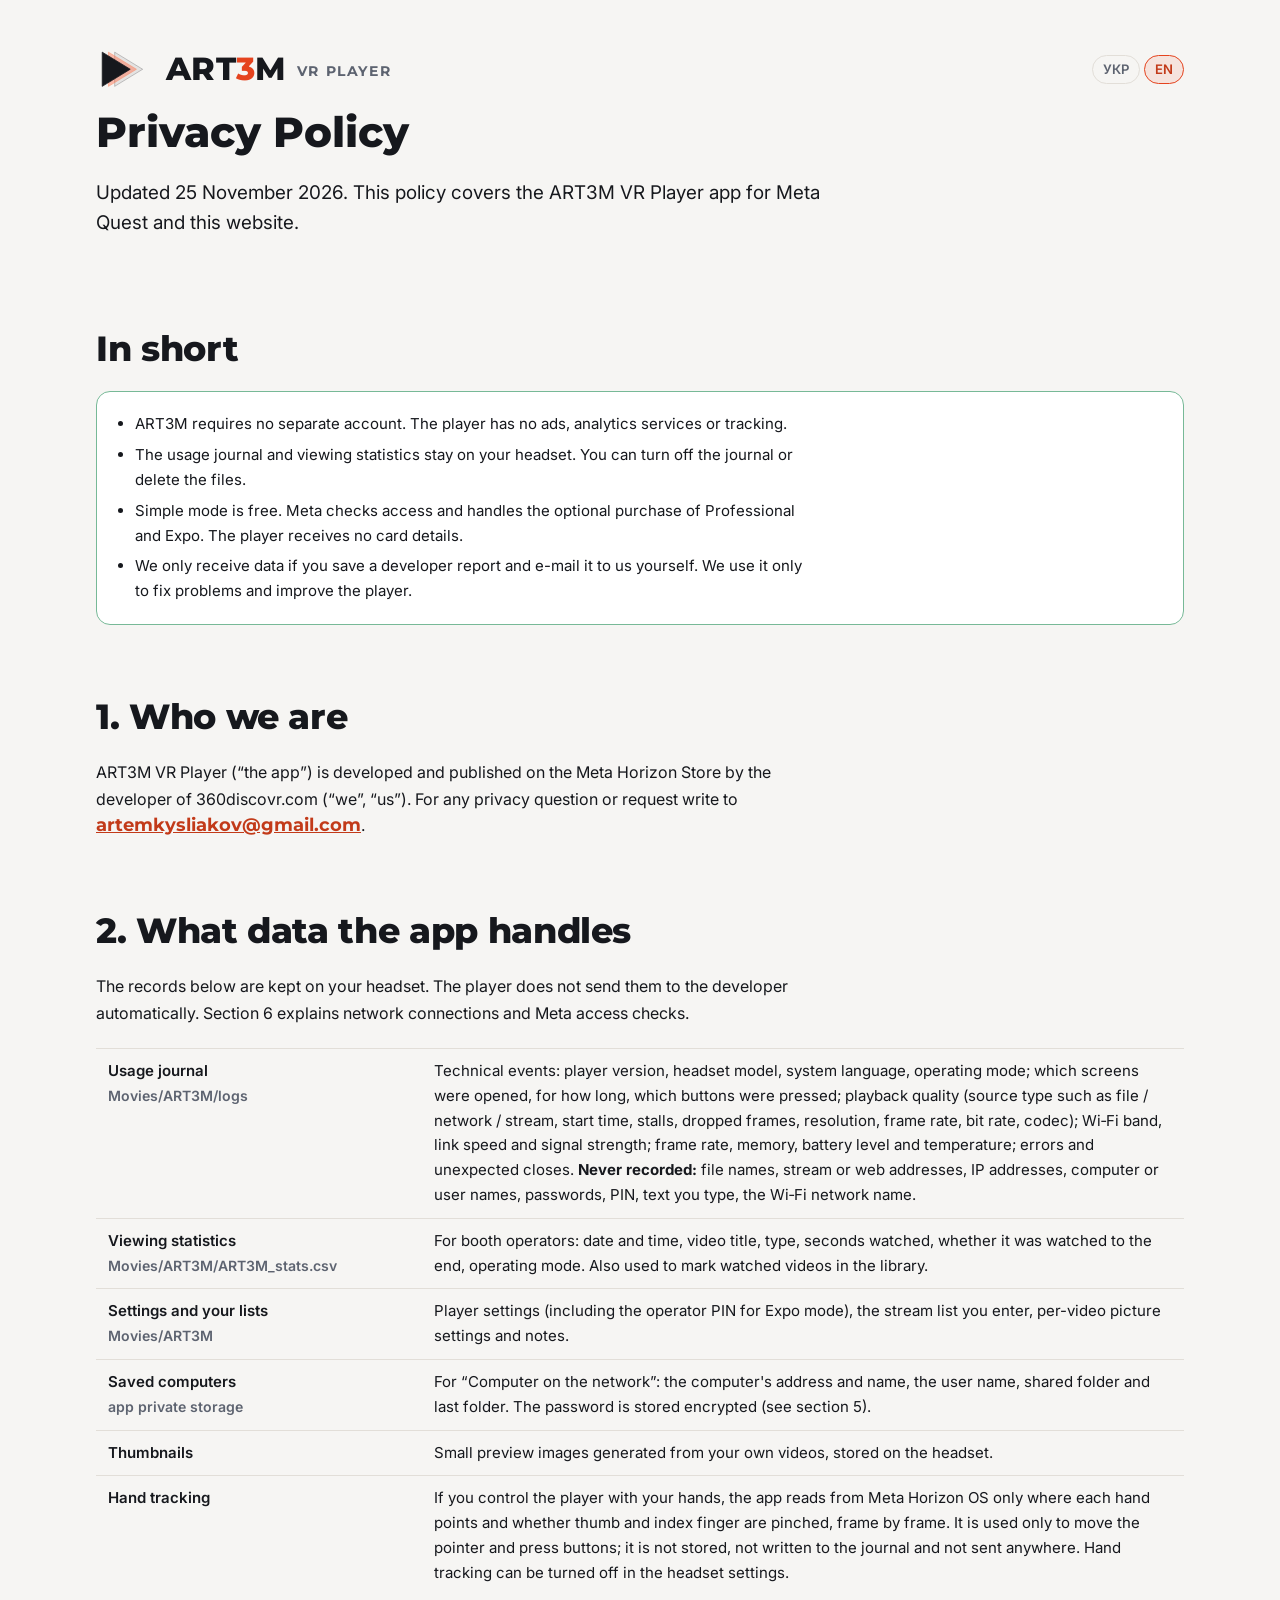
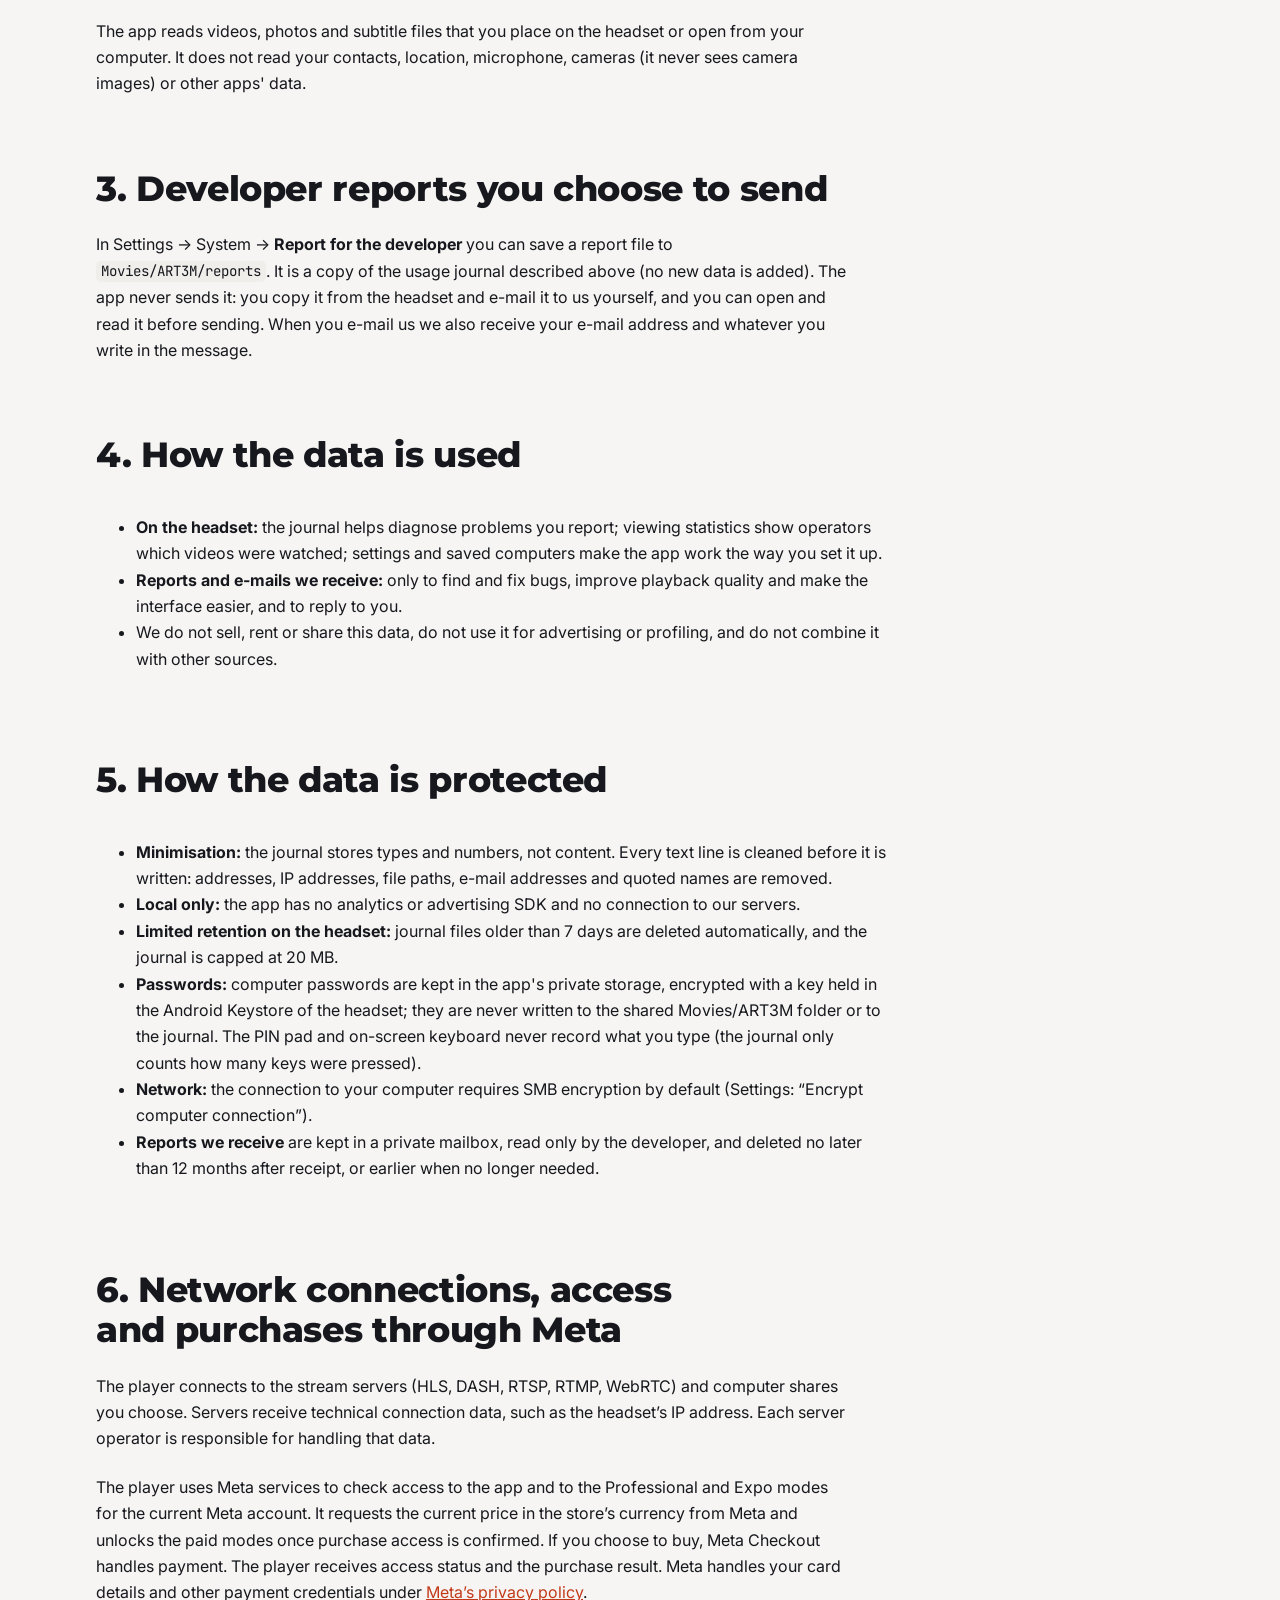
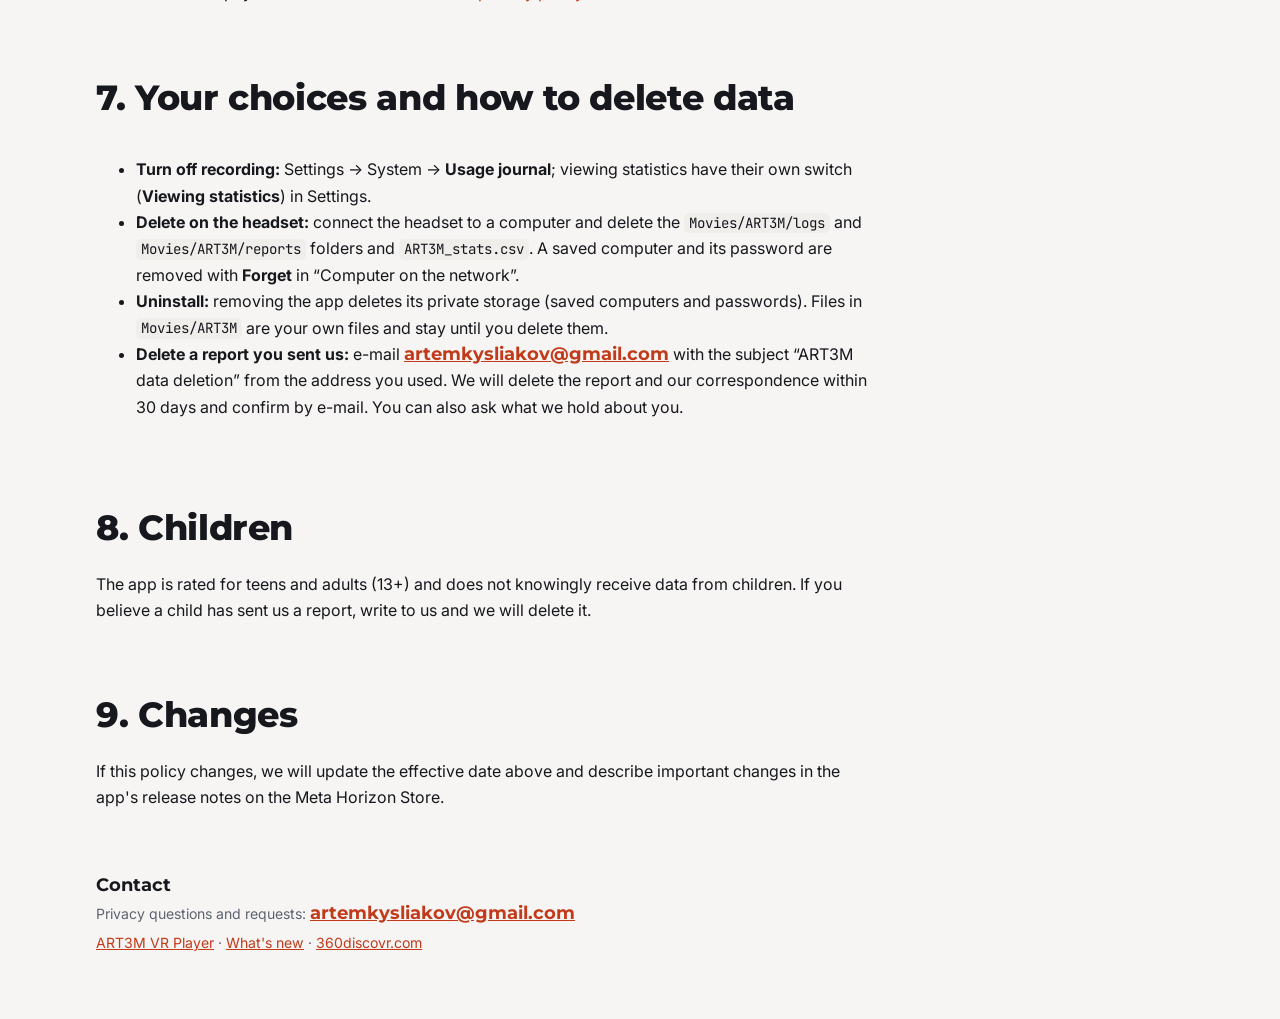
<file: player/en/privacy.html>
<!doctype html>
<html lang="en">
<head>
<meta charset="utf-8">
<meta name="viewport" content="width=device-width,initial-scale=1,viewport-fit=cover">
<title>Privacy Policy — ART3M VR Player</title>
<meta name="description" content="Privacy policy of ART3M VR Player for Meta Quest: what is stored on the headset, what a developer report contains, how it is used, protected and deleted.">
<link rel="canonical" href="https://360discovr.com/player/en/privacy">
<link rel="alternate" hreflang="uk" href="https://360discovr.com/player/privacy">
<link rel="alternate" hreflang="en" href="https://360discovr.com/player/en/privacy">
<link rel="preconnect" href="https://fonts.googleapis.com">
<link rel="stylesheet" href="https://fonts.googleapis.com/css2?family=Montserrat:wght@600;700;800&family=Inter:wght@400;500;600&family=JetBrains+Mono:wght@500;700&display=swap">
<link rel="stylesheet" href="../style.css">
<style>
  .policy h2{margin-top:8px}
  .policy p,.policy li{max-width:75ch}
  .policy table{border-collapse:collapse;width:100%;font-size:.94rem}
  .policy th,.policy td{text-align:left;vertical-align:top;padding:10px 12px;border-top:1px solid var(--line)}
  .policy th{width:30%;font-weight:600}
  .tblwrap{overflow-x:auto}
  @media (max-width:640px){.policy th,.policy td{display:block;width:auto}.policy td{border-top:0;padding-top:0}}
</style>
</head>
<body>

<header class="hero">
  <div class="wrap">
    <div class="topbar">
      <a class="brand" href="./" style="color:inherit;text-decoration:none">
        <svg viewBox="0 0 108 82" aria-hidden="true">
          <path d="M36 8 L90 41 L36 74 Z" fill="rgba(255,255,255,.10)" stroke="rgba(255,255,255,.30)" stroke-width="1.5" stroke-linejoin="round"/>
          <path d="M24 8 L78 41 L24 74 Z" fill="rgba(255,84,46,.38)" stroke="rgba(255,138,100,.65)" stroke-width="1.5" stroke-linejoin="round"/>
          <path d="M12 8 L66 41 L12 74 Z" fill="rgba(255,255,255,.94)" stroke="#fff" stroke-width="1.5" stroke-linejoin="round"/>
        </svg>
        <div class="word">ART<b>3</b>M<small>VR PLAYER</small></div>
      </a>
      <nav class="lang" aria-label="Language"><a href="../privacy.html" hreflang="uk">УКР</a><a href="privacy.html" aria-current="page">EN</a></nav>
    </div>
    <h1 style="font-size:clamp(1.8rem,4vw,2.6rem);font-weight:800;margin-top:18px">Privacy Policy</h1>
    <p class="lead">Updated 25 November 2026. This policy covers the ART3M VR Player app for Meta Quest and this website.</p>
  </div>
</header>

<main class="policy">

<section id="summary"><div class="wrap">
  <h2>In short</h2>
  <div class="box ok">
    <ul>
      <li>ART3M requires no separate account. The player has no ads, analytics services or tracking.</li>
      <li>The usage journal and viewing statistics stay on your headset. You can turn off the journal or delete the files.</li>
      <li>Simple mode is free. Meta checks access and handles the optional purchase of Professional and Expo. The player receives no card details.</li>
      <li>We only receive data if you save a developer report and e-mail it to us yourself. We use it only to fix problems and improve the player.</li>
    </ul>
  </div>
</div></section>

<section id="who"><div class="wrap">
  <h2>1. Who we are</h2>
  <p>ART3M VR Player (“the app”) is developed and published on the Meta Horizon Store by the developer of 360discovr.com (“we”, “us”). For any privacy question or request write to <a class="mail" href="mailto:artemkysliakov@gmail.com?subject=ART3M%20privacy">artemkysliakov@gmail.com</a>.</p>
</div></section>

<section id="collect"><div class="wrap">
  <h2>2. What data the app handles</h2>
  <p>The records below are kept on your headset. The player does not send them to the developer automatically. Section 6 explains network connections and Meta access checks.</p>
  <div class="tblwrap"><table>
    <tr><th>Usage journal<br><span class="note">Movies/ART3M/logs</span></th><td>Technical events: player version, headset model, system language, operating mode; which screens were opened, for how long, which buttons were pressed; playback quality (source type such as file / network / stream, start time, stalls, dropped frames, resolution, frame rate, bit rate, codec); Wi‑Fi band, link speed and signal strength; frame rate, memory, battery level and temperature; errors and unexpected closes. <b>Never recorded:</b> file names, stream or web addresses, IP addresses, computer or user names, passwords, PIN, text you type, the Wi‑Fi network name.</td></tr>
    <tr><th>Viewing statistics<br><span class="note">Movies/ART3M/ART3M_stats.csv</span></th><td>For booth operators: date and time, video title, type, seconds watched, whether it was watched to the end, operating mode. Also used to mark watched videos in the library.</td></tr>
    <tr><th>Settings and your lists<br><span class="note">Movies/ART3M</span></th><td>Player settings (including the operator PIN for Expo mode), the stream list you enter, per-video picture settings and notes.</td></tr>
    <tr><th>Saved computers<br><span class="note">app private storage</span></th><td>For “Computer on the network”: the computer's address and name, the user name, shared folder and last folder. The password is stored encrypted (see section 5).</td></tr>
    <tr><th>Thumbnails</th><td>Small preview images generated from your own videos, stored on the headset.</td></tr>
    <tr><th>Hand tracking</th><td>If you control the player with your hands, the app reads from Meta Horizon OS only where each hand points and whether thumb and index finger are pinched, frame by frame. It is used only to move the pointer and press buttons; it is not stored, not written to the journal and not sent anywhere. Hand tracking can be turned off in the headset settings.</td></tr>
  </table></div>
  <p>The app reads videos, photos and subtitle files that you place on the headset or open from your computer. It does not read your contacts, location, microphone, cameras (it never sees camera images) or other apps' data.</p>
</div></section>

<section id="report"><div class="wrap">
  <h2>3. Developer reports you choose to send</h2>
  <p>In Settings → System → <b>Report for the developer</b> you can save a report file to <code>Movies/ART3M/reports</code>. It is a copy of the usage journal described above (no new data is added). The app never sends it: you copy it from the headset and e-mail it to us yourself, and you can open and read it before sending. When you e-mail us we also receive your e-mail address and whatever you write in the message.</p>
</div></section>

<section id="use"><div class="wrap">
  <h2>4. How the data is used</h2>
  <ul>
    <li><b>On the headset:</b> the journal helps diagnose problems you report; viewing statistics show operators which videos were watched; settings and saved computers make the app work the way you set it up.</li>
    <li><b>Reports and e-mails we receive:</b> only to find and fix bugs, improve playback quality and make the interface easier, and to reply to you.</li>
    <li>We do not sell, rent or share this data, do not use it for advertising or profiling, and do not combine it with other sources.</li>
  </ul>
</div></section>

<section id="security"><div class="wrap">
  <h2>5. How the data is protected</h2>
  <ul>
    <li><b>Minimisation:</b> the journal stores types and numbers, not content. Every text line is cleaned before it is written: addresses, IP addresses, file paths, e-mail addresses and quoted names are removed.</li>
    <li><b>Local only:</b> the app has no analytics or advertising SDK and no connection to our servers.</li>
    <li><b>Limited retention on the headset:</b> journal files older than 7 days are deleted automatically, and the journal is capped at 20 MB.</li>
    <li><b>Passwords:</b> computer passwords are kept in the app's private storage, encrypted with a key held in the Android Keystore of the headset; they are never written to the shared Movies/ART3M folder or to the journal. The PIN pad and on-screen keyboard never record what you type (the journal only counts how many keys were pressed).</li>
    <li><b>Network:</b> the connection to your computer requires SMB encryption by default (Settings: “Encrypt computer connection”).</li>
    <li><b>Reports we receive</b> are kept in a private mailbox, read only by the developer, and deleted no later than 12 months after receipt, or earlier when no longer needed.</li>
  </ul>
</div></section>

<section id="network"><div class="wrap">
  <h2>6. Network connections, access and purchases through Meta</h2>
  <p>The player connects to the stream servers (HLS, DASH, RTSP, RTMP, WebRTC) and computer shares you choose. Servers receive technical connection data, such as the headset’s IP address. Each server operator is responsible for handling that data.</p>
  <p>The player uses Meta services to check access to the app and to the Professional and Expo modes for the current Meta account. It requests the current price in the store’s currency from Meta and unlocks the paid modes once purchase access is confirmed. If you choose to buy, Meta Checkout handles payment. The player receives access status and the purchase result. Meta handles your card details and other payment credentials under <a href="https://www.meta.com/legal/quest/privacy-policy/" target="_blank" rel="noopener">Meta’s privacy policy</a>.</p>
</div></section>

<section id="delete"><div class="wrap">
  <h2>7. Your choices and how to delete data</h2>
  <ul>
    <li><b>Turn off recording:</b> Settings → System → <b>Usage journal</b>; viewing statistics have their own switch (<b>Viewing statistics</b>) in Settings.</li>
    <li><b>Delete on the headset:</b> connect the headset to a computer and delete the <code>Movies/ART3M/logs</code> and <code>Movies/ART3M/reports</code> folders and <code>ART3M_stats.csv</code>. A saved computer and its password are removed with <b>Forget</b> in “Computer on the network”.</li>
    <li><b>Uninstall:</b> removing the app deletes its private storage (saved computers and passwords). Files in <code>Movies/ART3M</code> are your own files and stay until you delete them.</li>
    <li><b>Delete a report you sent us:</b> e-mail <a class="mail" href="mailto:artemkysliakov@gmail.com?subject=ART3M%20data%20deletion">artemkysliakov@gmail.com</a> with the subject “ART3M data deletion” from the address you used. We will delete the report and our correspondence within 30 days and confirm by e-mail. You can also ask what we hold about you.</li>
  </ul>
</div></section>

<section id="children"><div class="wrap">
  <h2>8. Children</h2>
  <p>The app is rated for teens and adults (13+) and does not knowingly receive data from children. If you believe a child has sent us a report, write to us and we will delete it.</p>
</div></section>

<section id="changes"><div class="wrap">
  <h2>9. Changes</h2>
  <p>If this policy changes, we will update the effective date above and describe important changes in the app's release notes on the Meta Horizon Store.</p>
</div></section>

</main>

<footer id="contact"><div class="wrap">
  <h3 style="color:var(--fg)">Contact</h3>
  <p>Privacy questions and requests: <a class="mail" href="mailto:artemkysliakov@gmail.com?subject=ART3M%20privacy">artemkysliakov@gmail.com</a></p>
  <p><a href="./">ART3M VR Player</a> · <a href="updates.html">What's new</a> · <a href="https://360discovr.com">360discovr.com</a></p>
</div></footer>
</body>
</html>
</file>
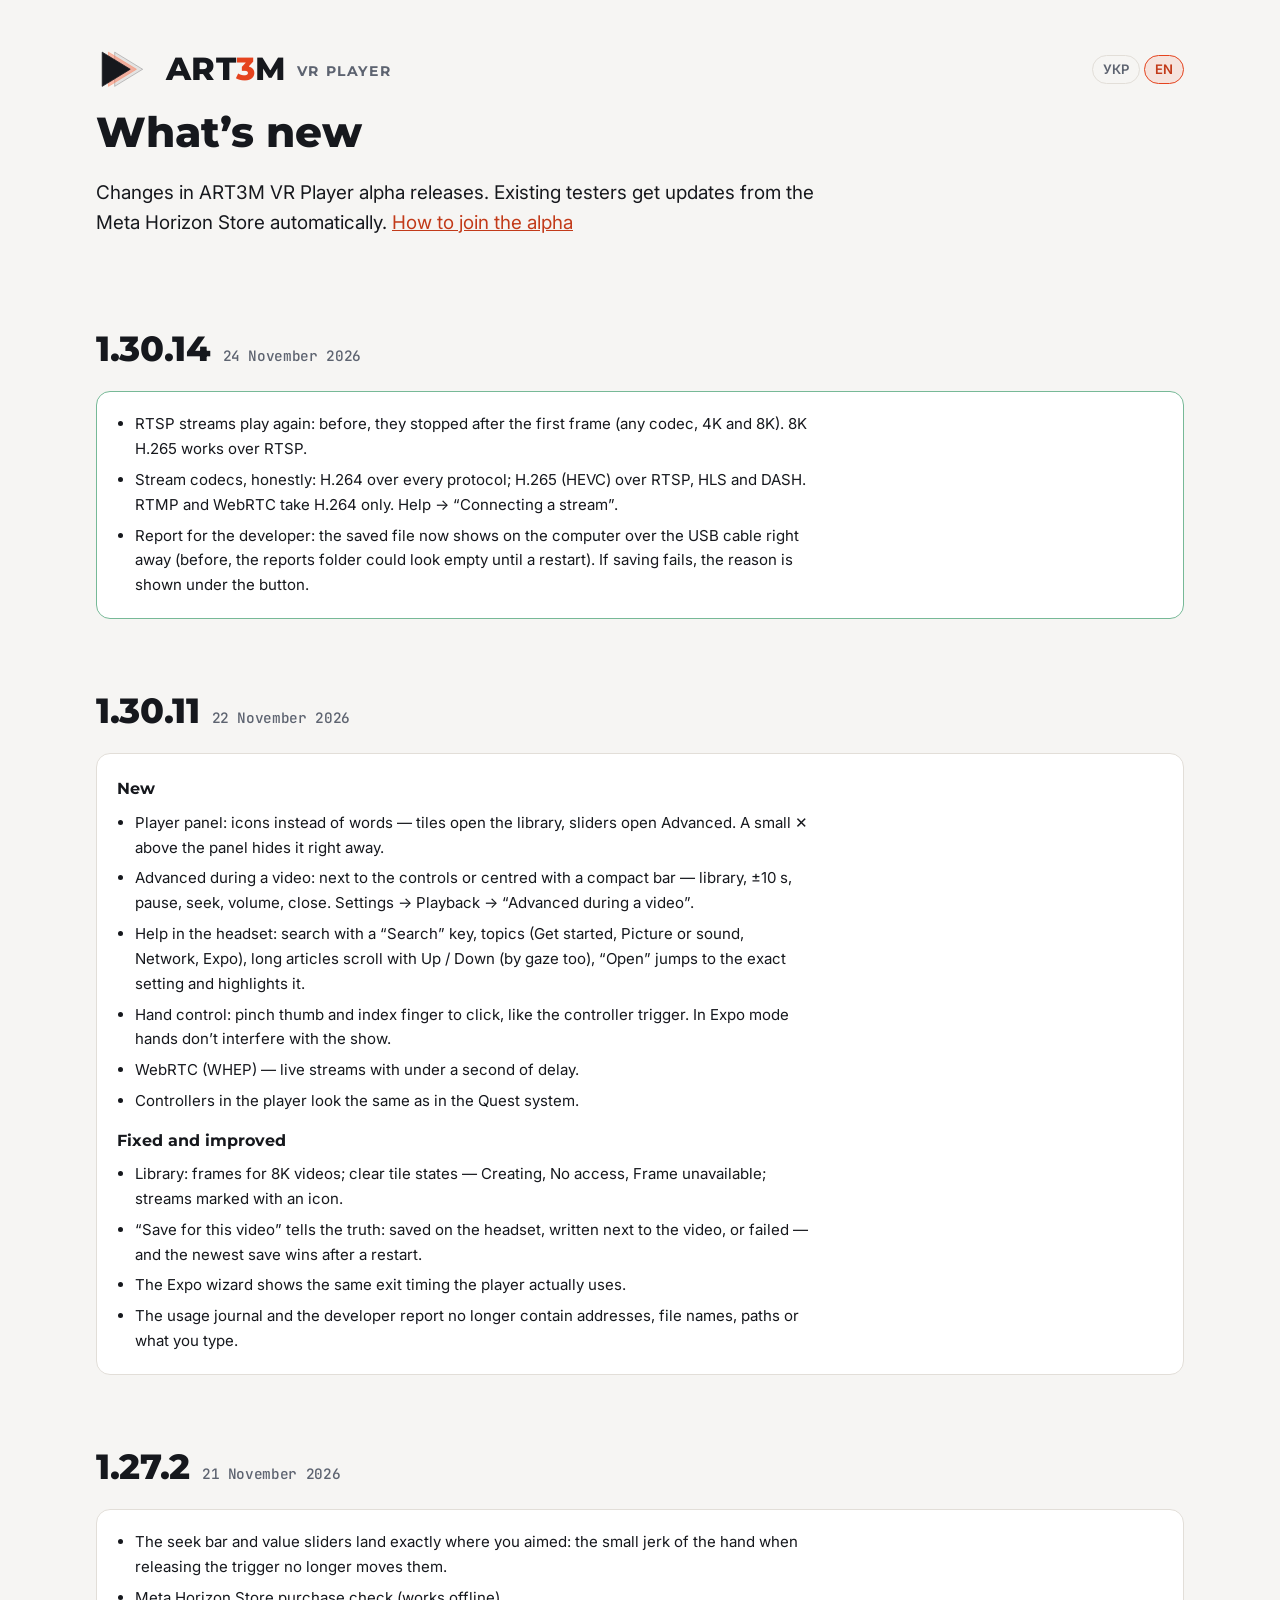
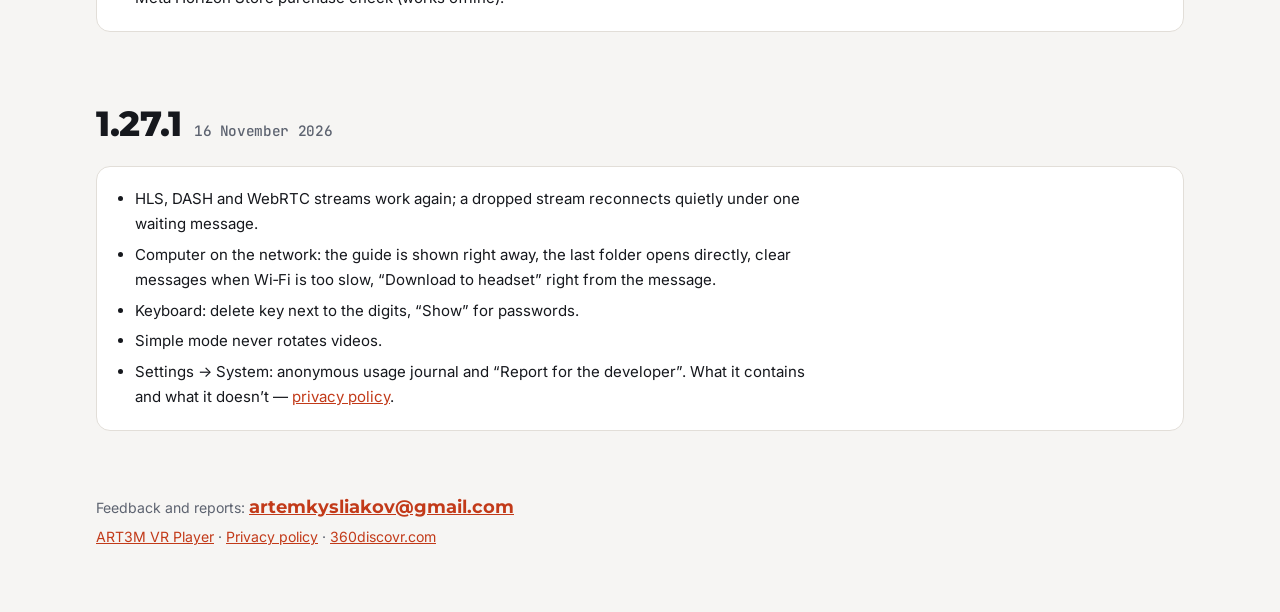
<file: player/en/updates.html>
<!doctype html>
<html lang="en">
<head>
<meta charset="utf-8">
<meta name="viewport" content="width=device-width,initial-scale=1,viewport-fit=cover">
<title>What’s new — ART3M VR Player</title>
<meta name="description" content="What’s new in ART3M VR Player for Meta Quest: changes in every alpha release.">
<link rel="canonical" href="https://360discovr.com/player/en/updates">
<link rel="alternate" hreflang="uk" href="https://360discovr.com/player/updates">
<link rel="alternate" hreflang="en" href="https://360discovr.com/player/en/updates">
<link rel="preconnect" href="https://fonts.googleapis.com">
<link rel="stylesheet" href="https://fonts.googleapis.com/css2?family=Montserrat:wght@600;700;800&family=Inter:wght@400;500;600&family=JetBrains+Mono:wght@500;700&display=swap">
<link rel="stylesheet" href="../style.css">
<style>
  .rel h2{margin-top:8px;display:flex;flex-wrap:wrap;align-items:baseline;gap:12px}
  .rel h2 .note{font:500 .9rem/1 var(--mono)}
  .rel li{max-width:75ch}
  .rel h3{font-size:1rem;margin-top:6px}
</style>
</head>
<body>

<header class="hero">
  <div class="wrap">
    <div class="topbar">
      <a class="brand" href="./" style="color:inherit;text-decoration:none">
        <svg viewBox="0 0 108 82" aria-hidden="true">
          <path d="M36 8 L90 41 L36 74 Z" fill="rgba(255,255,255,.10)" stroke="rgba(255,255,255,.30)" stroke-width="1.5" stroke-linejoin="round"/>
          <path d="M24 8 L78 41 L24 74 Z" fill="rgba(255,84,46,.38)" stroke="rgba(255,138,100,.65)" stroke-width="1.5" stroke-linejoin="round"/>
          <path d="M12 8 L66 41 L12 74 Z" fill="rgba(255,255,255,.94)" stroke="#fff" stroke-width="1.5" stroke-linejoin="round"/>
        </svg>
        <div class="word">ART<b>3</b>M<small>VR PLAYER</small></div>
      </a>
      <nav class="lang" aria-label="Language"><a href="../updates.html" hreflang="uk">УКР</a><a href="updates.html" aria-current="page">EN</a></nav>
    </div>
    <h1 style="font-size:clamp(1.8rem,4vw,2.6rem);font-weight:800;margin-top:18px">What’s new</h1>
    <p class="lead">Changes in ART3M VR Player alpha releases. Existing testers get updates from the Meta Horizon Store automatically. <a href="./#testers">How to join the alpha</a></p>
  </div>
</header>

<main class="rel">

<section id="v1-30-14"><div class="wrap">
  <h2>1.30.14 <span class="note">24 November 2026</span></h2>
  <div class="box ok">
    <ul>
      <li>RTSP streams play again: before, they stopped after the first frame (any codec, 4K and 8K). 8K H.265 works over RTSP.</li>
      <li>Stream codecs, honestly: H.264 over every protocol; H.265 (HEVC) over RTSP, HLS and DASH. RTMP and WebRTC take H.264 only. Help → “Connecting a stream”.</li>
      <li>Report for the developer: the saved file now shows on the computer over the USB cable right away (before, the reports folder could look empty until a restart). If saving fails, the reason is shown under the button.</li>
    </ul>
  </div>
</div></section>

<section id="v1-30-11"><div class="wrap">
  <h2>1.30.11 <span class="note">22 November 2026</span></h2>
  <div class="box">
    <h3>New</h3>
    <ul>
      <li>Player panel: icons instead of words — tiles open the library, sliders open Advanced. A small ✕ above the panel hides it right away.</li>
      <li>Advanced during a video: next to the controls or centred with a compact bar — library, ±10 s, pause, seek, volume, close. Settings → Playback → “Advanced during a video”.</li>
      <li>Help in the headset: search with a “Search” key, topics (Get started, Picture or sound, Network, Expo), long articles scroll with Up / Down (by gaze too), “Open” jumps to the exact setting and highlights it.</li>
      <li>Hand control: pinch thumb and index finger to click, like the controller trigger. In Expo mode hands don’t interfere with the show.</li>
      <li>WebRTC (WHEP) — live streams with under a second of delay.</li>
      <li>Controllers in the player look the same as in the Quest system.</li>
    </ul>
    <h3>Fixed and improved</h3>
    <ul>
      <li>Library: frames for 8K videos; clear tile states — Creating, No access, Frame unavailable; streams marked with an icon.</li>
      <li>“Save for this video” tells the truth: saved on the headset, written next to the video, or failed — and the newest save wins after a restart.</li>
      <li>The Expo wizard shows the same exit timing the player actually uses.</li>
      <li>The usage journal and the developer report no longer contain addresses, file names, paths or what you type.</li>
    </ul>
  </div>
</div></section>

<section id="v1-27-2"><div class="wrap">
  <h2>1.27.2 <span class="note">21 November 2026</span></h2>
  <div class="box">
    <ul>
      <li>The seek bar and value sliders land exactly where you aimed: the small jerk of the hand when releasing the trigger no longer moves them.</li>
      <li>Meta Horizon Store purchase check (works offline).</li>
    </ul>
  </div>
</div></section>

<section id="v1-27-1"><div class="wrap">
  <h2>1.27.1 <span class="note">16 November 2026</span></h2>
  <div class="box">
    <ul>
      <li>HLS, DASH and WebRTC streams work again; a dropped stream reconnects quietly under one waiting message.</li>
      <li>Computer on the network: the guide is shown right away, the last folder opens directly, clear messages when Wi‑Fi is too slow, “Download to headset” right from the message.</li>
      <li>Keyboard: delete key next to the digits, “Show” for passwords.</li>
      <li>Simple mode never rotates videos.</li>
      <li>Settings → System: anonymous usage journal and “Report for the developer”. What it contains and what it doesn’t — <a href="privacy.html">privacy policy</a>.</li>
    </ul>
  </div>
</div></section>

</main>

<footer id="contact"><div class="wrap">
  <p>Feedback and reports: <a class="mail" href="mailto:artemkysliakov@gmail.com">artemkysliakov@gmail.com</a></p>
  <p><a href="./">ART3M VR Player</a> · <a href="privacy.html">Privacy policy</a> · <a href="https://360discovr.com">360discovr.com</a></p>
</div></footer>
</body>
</html>
</file>
<file: styles.css>
@import url('https://fonts.googleapis.com/css2?family=Inter:wght@400..700&family=Roboto+Condensed:wght@600..900&display=swap');

:root {
  color-scheme: dark;
  --black: #11110f;
  --white: #fcf9ef;
  --paper: #f1eee6;
  --accent: #ff865c;
  --muted: #c6bdb3;
  --paper-muted: #544b44;
  --display: "Roboto Condensed", "Arial Narrow", Inter, system-ui, sans-serif;
  --gutter: clamp(1.125rem, 5.25vw, 5rem);
  --section-space: clamp(3.5rem, 8vw, 8rem);
}

*, *::before, *::after { box-sizing: border-box; }
html { scroll-behavior: smooth; }
body { margin: 0; background: var(--black); color: var(--white); font: 1rem / 1.6 Inter, system-ui, sans-serif; }
h1, h2, h3, p, dl, dd { margin: 0; }
h1, h2, h3 { font-family: var(--display); font-weight: 800; line-height: .98; letter-spacing: -.035em; }
h2 { font-size: clamp(2.65rem, 6.4vw, 6.25rem); text-wrap: balance; }
a { color: inherit; text-decoration: none; }
a:focus-visible { outline: 2px solid currentColor; outline-offset: 5px; }
img { display: block; width: 100%; height: auto; }
.wrap { width: min(100%, 91rem); margin-inline: auto; padding-inline: var(--gutter); }
.skip { position: absolute; z-index: 5; top: .75rem; left: .75rem; padding: .65rem 1rem; transform: translateY(-200%); background: var(--accent); color: var(--black); }
.skip:focus { transform: translateY(0); }

.site-header { position: relative; z-index: 1; border-bottom: 1px solid #ffffff20; }
.header-inner { display: grid; grid-template-columns: 1fr auto auto; align-items: center; column-gap: clamp(1.25rem, 4vw, 4rem); min-height: 4.6rem; }
.brand { display: inline-flex; align-items: center; gap: .55rem; width: fit-content; white-space: nowrap; font: 800 1.52rem / 1 var(--display); letter-spacing: -.035em; }
.brand-mark { flex: none; width: 2rem; height: 2rem; }
.brand-accent { color: var(--accent); }
.primary-nav, .languages { display: flex; align-items: center; }
.primary-nav { flex-wrap: wrap; column-gap: clamp(.8rem, 2.8vw, 2.7rem); font-size: .91rem; }
.primary-nav a, .languages > * { display: inline-flex; align-items: center; min-height: 2.75rem; }
.primary-nav a:hover, .languages a:hover, .footer a:hover { color: var(--accent); }
.languages { font-size: .8rem; }
.languages > * { justify-content: center; min-width: 2.75rem; padding-inline: .25rem; }
.languages [aria-current] { color: var(--accent); font-weight: 700; text-decoration: underline; text-underline-offset: .36em; }

.hero { position: relative; isolation: isolate; }
.hero-media { position: absolute; z-index: -1; inset: 0 0 0 34%; }
.hero-media img { height: 100%; object-fit: cover; object-position: center 46%; }
.hero-media::after {
  position: absolute;
  inset: 0;
  content: "";
  background: linear-gradient(90deg, var(--black), #11110fdf 11%, #11110f38 34%, transparent 54%);
  pointer-events: none;
}
.hero-inner { display: grid; align-items: center; min-height: clamp(37rem, 80svh, 54rem); padding-block: clamp(4rem, 8vw, 8rem); }
.hero-copy { max-width: 56%; }
.hero h1 {
  margin-left: -.045em;
  font-size: clamp(4.65rem, 11.3vw, 11rem);
  font-weight: 900;
  line-height: .81;
  letter-spacing: -.045em;
}
html[lang="uk"] .hero h1 { font-size: clamp(4rem, 9.6vw, 9.5rem); }
.hero-copy p { max-width: 32ch; margin-top: clamp(1.6rem, 4vw, 3rem); color: var(--white); font-size: clamp(1rem, 1.7vw, 1.22rem); }
.button { display: inline-flex; align-items: center; justify-content: center; width: fit-content; min-height: 3.1rem; padding: .75rem 1.25rem; font-size: .93rem; font-weight: 700; line-height: 1.3; }
.button-primary { margin-top: 1.6rem; background: var(--accent); color: var(--black); }
.button-primary:hover { background: var(--white); }
.button-primary:focus-visible { outline-color: var(--white); }

.work, .services { color-scheme: light; background: var(--paper); color: var(--black); }
.work { padding-block: var(--section-space); }
.work-heading { display: flex; flex-wrap: wrap; justify-content: space-between; align-items: baseline; gap: .9rem 2rem; margin-bottom: clamp(1.7rem, 4vw, 3.5rem); }
.work-heading h2 { text-wrap: unset; }
.work-grid { display: grid; grid-template-columns: repeat(4, minmax(0, 1fr)); gap: clamp(2rem, 4.75vw, 4.5rem) clamp(1.2rem, 2.55vw, 2.5rem); }
.project { position: relative; display: flex; flex-direction: column; min-width: 0; }
.project-wide { grid-column: span 2; }
.project-featured { grid-column: 1 / -1; display: grid; grid-template-columns: minmax(0, 1.75fr) minmax(0, 1fr); align-items: center; gap: clamp(1.4rem, 5vw, 4.75rem); }
.project-visual { overflow: hidden; aspect-ratio: 3 / 2; background: #d5cdc0; }
.project-featured .project-visual { aspect-ratio: 16 / 9; }
.project-visual img { height: 100%; object-fit: cover; }
.project-poster .project-visual { background: #fff; }
.project-poster .project-visual img { object-fit: contain; }
.project-body { display: flex; flex: 1; flex-direction: column; align-items: flex-start; padding-top: 1.1rem; }
.project-featured .project-body { padding-top: 0; }
.project h3 { font-size: clamp(1.75rem, 3vw, 2.9rem); }
.project-featured h3 { font-size: clamp(2.7rem, 5.6vw, 5.5rem); }
.project-type { margin-top: .45rem; color: var(--paper-muted); font-size: .88rem; font-weight: 600; }
.project-body > p + p { max-width: 40ch; margin-block: .8rem 1.15rem; color: var(--paper-muted); }
.text-link { font-weight: 650; text-decoration: underline; text-underline-offset: .24em; text-decoration-thickness: 1px; }
.text-link:hover { text-decoration-thickness: 2px; }
.project .text-link { margin-top: auto; }
.project .text-link::after { position: absolute; inset: 0; content: ""; }
.project .text-link:focus-visible { outline: none; }
.project .text-link:focus-visible::after { outline: 2px solid var(--black); outline-offset: 6px; }

.press { padding-block: var(--section-space); border-top: 1px solid #ffffff20; }
.press-list { display: grid; grid-template-columns: repeat(3, minmax(0, 1fr)); gap: 1.25rem 2.5rem; margin: clamp(1.6rem, 4vw, 3rem) 0 0; padding: 0; list-style: none; }
.press-item { padding-top: .9rem; border-top: 1px solid #ffffff39; }
.press-title { font-family: var(--display); font-size: clamp(1.25rem, 2.2vw, 1.85rem); font-weight: 700; line-height: 1.12; letter-spacing: -.02em; text-decoration: underline; text-underline-offset: .22em; }
.press-title:hover, .press-title:focus-visible { text-decoration-color: var(--accent); }
.press-source { margin-top: .3rem; color: var(--muted); font-size: .88rem; }
@media (max-width: 640px) {
  .press-list { grid-template-columns: 1fr; }
}

.lab { position: relative; overflow: hidden; background: #171513; padding-block: var(--section-space); }
.lab::before { position: absolute; inset: 0; content: ""; background: radial-gradient(circle at 76% 45%, #ff865c26, transparent 36%); pointer-events: none; }
.player-showcase { position: relative; display: grid; grid-template-columns: minmax(0, .82fr) minmax(26rem, 1.18fr); align-items: center; gap: clamp(2.5rem, 7vw, 7rem); }
.player-copy { position: relative; z-index: 1; }
.player-kicker { color: var(--accent); font-size: .78rem; font-weight: 700; letter-spacing: .12em; text-transform: uppercase; }
.lab h2 { margin-top: .7rem; font-size: clamp(3.5rem, 7.3vw, 7rem); line-height: .84; text-wrap: unset; }
.player-lead { max-width: 42ch; margin-top: 1.5rem; color: var(--muted); font-size: clamp(1rem, 1.45vw, 1.18rem); }
.player-facts { display: grid; gap: .45rem; margin: 1.5rem 0 0; padding: 0; color: var(--white); font-size: .92rem; list-style: none; }
.player-facts li { display: flex; gap: .65rem; align-items: baseline; }
.player-facts li::before { flex: none; width: .42rem; height: .42rem; border-radius: 50%; background: var(--accent); content: ""; }
.player-actions { display: flex; flex-wrap: wrap; align-items: center; gap: 1rem 1.4rem; margin-top: 1.8rem; }
.player-actions .button-primary { margin-top: 0; }
.player-actions .text-link { color: var(--white); }
.player-visual { position: relative; min-height: clamp(25rem, 45vw, 39rem); }
.player-visual img { position: absolute; border: 1px solid #ffffff2b; box-shadow: 0 2rem 5rem #00000070; }
.player-cover, .player-screen { right: 0; width: 88%; }
.player-cover { top: 0; }
.player-screen { bottom: 0; }

.services { padding-block: var(--section-space); }
.services-inner { display: grid; grid-template-columns: minmax(0, .85fr) minmax(0, 1.15fr); gap: clamp(1.8rem, 8vw, 8rem); align-items: start; }
.services h2 { font-size: clamp(2.65rem, 5.3vw, 5.1rem); text-wrap: unset; }
.service-grid { display: grid; grid-template-columns: repeat(2, minmax(0, 1fr)); gap: 1.6rem clamp(1.1rem, 3vw, 3rem); }
.service { padding-top: .85rem; border-top: 1px solid #b6aca2; }
.service h3 { margin-bottom: .45rem; font-size: 1.5rem; }
.service p { color: var(--paper-muted); font-size: .95rem; }
.service .text-link { display: inline-block; margin-top: .5rem; font-size: .9rem; }

.contact { background: var(--accent); color: var(--black); }
.contact-inner { display: flex; justify-content: space-between; align-items: end; gap: 1.5rem; padding-block: clamp(2.8rem, 7vw, 6.5rem); }
.contact h2 { max-width: 18ch; text-wrap: unset; }
.contact p { max-width: 49ch; margin-top: .9rem; }
.contact-links { display: flex; flex-wrap: wrap; align-items: center; gap: .85rem 1.25rem; }
.button-dark { flex: none; background: var(--black); color: var(--white); }
.button-dark:hover { background: #36251f; }
.button-dark:focus-visible { outline-color: var(--black); }
.footer { display: flex; align-items: center; gap: 1rem 1.75rem; min-height: 5rem; padding-block: 1rem; }
.footer .brand { margin-right: auto; }
.footer .text-link { color: var(--muted); font-size: .9rem; }

.archive-page { scroll-behavior: auto; }
.archive-header { grid-template-columns: 1fr auto; }
.archive-header > .text-link { font-size: .9rem; }
.archive-intro { padding-block: clamp(2.75rem, 6vw, 5.5rem) clamp(2rem, 4vw, 3.75rem); }
.archive-intro h1 { font-size: clamp(3rem, 8vw, 7rem); }
.archive-intro p { max-width: 58ch; margin-top: 1rem; color: var(--muted); }
.archive-menu { position: sticky; top: 0; z-index: 2; background: var(--black); border-block: 1px solid #ffffff26; }
.archive-menu-inner { display: grid; grid-template-columns: minmax(0, 1fr) auto; align-items: center; gap: .75rem; }
.archive-years { display: flex; gap: clamp(.85rem, 2.4vw, 2rem); overflow-x: auto; scrollbar-width: thin; }
.archive-years a, .archive-to-top { display: inline-flex; flex: none; min-height: 2.75rem; align-items: center; white-space: nowrap; font-size: .9rem; font-weight: 700; }
.archive-years a { color: var(--accent); }
.archive-years a:focus-visible { outline-offset: -2px; }
.archive-to-top { padding-left: .75rem; border-left: 1px solid #ffffff26; }
.archive-menu a:hover { text-decoration: underline; text-underline-offset: .25em; }
.archive-list { padding-block: clamp(1.75rem, 4vw, 3.5rem) var(--section-space); }
.archive { background: var(--paper); }
.archive-intro { background: var(--black); }
.archive-list { color-scheme: light; color: var(--black); }
.archive-year { display: grid; grid-template-columns: auto minmax(0, 1fr); gap: clamp(1.25rem, 3vw, 3rem); padding-block: clamp(1.5rem, 3vw, 2.75rem); border-top: 1px solid #b6aca2; }
.archive-list :is(h2, article, a) { scroll-margin-top: 4.5rem; }
.archive-year h2 { font-size: clamp(2.55rem, 4vw, 3.75rem); text-wrap: unset; }
.archive-project { padding-block: 1.5rem; }
.archive-project:first-child { padding-top: 0; }
.archive-project:last-child { padding-bottom: 0; }
.archive-project + .archive-project { border-top: 1px solid #b6aca2; }
.archive-project-media { display: grid; grid-template-columns: minmax(0, 1fr) minmax(0, .75fr); align-items: start; gap: clamp(1rem, 3vw, 2.5rem); }
.archive-project h3 { font-size: clamp(1.6rem, 3.15vw, 3rem); }
.archive-copy p { max-width: 66ch; margin-top: .65rem; color: var(--paper-muted); }
.archive-project .archive-date { margin: 0 0 .55rem; font-size: .88rem; font-weight: 600; }
.archive-cover { width: 100%; max-height: 17rem; object-fit: contain; object-position: right top; }
.archive-photos { display: grid; gap: 1rem; }
.archive-photo { margin: 0; }
.archive-photo figcaption { margin-top: .45rem; color: var(--paper-muted); font-size: .875rem; }
.archive-project-media:has(> .archive-photos > :nth-child(2)) { grid-template-columns: minmax(0, 1fr); gap: 1rem; }
.archive-photos:has(> :nth-child(2)) {
  grid-template-columns: repeat(2, minmax(0, 1fr));
  gap: clamp(.65rem, 1.5vw, 1rem);
}
.archive-photos:has(> :nth-child(2)) > .archive-cover,
.archive-photos:has(> :nth-child(2)) .archive-photo img {
  aspect-ratio: 4 / 3;
  max-height: none;
  object-fit: contain;
  object-position: center;
  background: #e6e1d7;
}
.archive-project-poster .archive-photos > .archive-cover { background: white; }

@media (min-width: 760px) {
  .archive-photos:has(> :nth-child(3):last-child) { grid-template-columns: repeat(3, minmax(0, 1fr)); }
}

@media (min-width: 1040px) {
  .archive-photos:has(> :nth-child(4):last-child) { grid-template-columns: repeat(4, minmax(0, 1fr)); }
}

@media (max-width: 759px) {
  .archive-photos:has(> :nth-child(3):last-child) > .archive-cover { grid-column: 1 / -1; max-height: 14rem; }
}

@media (max-width: 960px) {
  .work-grid { grid-template-columns: repeat(2, minmax(0, 1fr)); }
  .project-wide { grid-column: auto; }
}

@media (max-width: 780px) {
  .header-inner { grid-template-columns: 1fr auto; padding-block: .45rem 0; }
  .languages { grid-area: 1 / 2; }
  .primary-nav { grid-column: 1 / -1; column-gap: clamp(.8rem, 3vw, 2rem); }
  .hero-inner { min-height: clamp(31rem, 72svh, 41rem); }
  .hero-media { left: 25%; }
  .hero-copy { max-width: 64%; }
  .project-featured { grid-template-columns: minmax(0, 1.2fr) minmax(0, 1fr); }
  .services-inner { grid-template-columns: 1fr; }
  .player-showcase { grid-template-columns: 1fr; }
  .player-copy { max-width: 42rem; }
  .player-visual { min-height: clamp(23rem, 77vw, 35rem); }
  .contact-inner { flex-direction: column; align-items: flex-start; }
}

@media (max-width: 640px) {
  .archive-menu-inner { gap: .5rem; }
  .archive-years { display: grid; grid-template-columns: repeat(5, minmax(2rem, 1fr)); gap: 0 .2rem; }
  .archive-years a { justify-content: center; font-size: .8rem; }
  .archive-to-top { padding-left: .5rem; font-size: .8rem; }
  .archive-list :is(h2, article, a) { scroll-margin-top: 6.75rem; }
}

@media (max-width: 560px) {
  .primary-nav { font-size: .86rem; }
  .hero { display: grid; }
  .hero-inner { grid-row: 1; min-height: 0; padding-block: 2.85rem 0; }
  .hero-copy { max-width: 100%; }
  .hero h1 { font-size: clamp(4.35rem, 16vw, 6rem); }
  html[lang="uk"] .hero h1 { font-size: clamp(2.5rem, 12.5vw, 4.75rem); }
  .hero-copy p { margin-top: 1.2rem; }
  .button-primary { margin-top: 1.25rem; }
  .hero-media { position: relative; grid-row: 2; inset: auto; margin-top: -.1rem; aspect-ratio: 1.25; }
  .hero-media img { object-position: center 44%; }
  .hero-media::after { background: linear-gradient(180deg, var(--black), transparent 26%); }
  .work-grid, .project-featured { grid-template-columns: 1fr; }
  .project-featured { gap: 1.1rem; }
  .project-featured .project-visual { aspect-ratio: 3 / 2; }
  .lab h2 { font-size: clamp(3.3rem, 18vw, 5.25rem); }
  .player-visual { min-height: clamp(18rem, 85vw, 27rem); }
  .player-cover, .player-screen { width: 94%; }
  .footer { flex-wrap: wrap; }
  .footer .brand { flex-basis: 100%; }
  .archive-year, .archive-project-media { grid-template-columns: 1fr; gap: 1rem; }
  .archive-project-media > .archive-cover { object-position: left top; }
}

@media (max-width: 400px) {
  .service-grid { grid-template-columns: 1fr; }
}

@media (prefers-reduced-motion: reduce) {
  html { scroll-behavior: auto; }
}
</file>
<file: player/style.css>
/* ART3M VR Player — сайт (UA / EN). Темне скло й помаранчевий акцент, як у самому застосунку. */
:root{
  --bg:#0f1116; --surface:#171a21; --raised:#1e222b; --line:#2a2f3a;
  --fg:#eef0f4; --muted:#9aa1ae; --accent:#ff542e; --accent-soft:rgba(255,84,46,.14); --accent-fg:#ff8a6b;
  --ok:#45c98a; --warn:#f2b44a;
  --display:"Montserrat",system-ui,sans-serif; --body:"Inter",system-ui,sans-serif; --mono:"JetBrains Mono",ui-monospace,Consolas,monospace;
  color-scheme:dark;
}
@media (prefers-color-scheme: light){:root:not([data-theme="dark"]){
  --bg:#f6f5f3; --surface:#ffffff; --raised:#f0eeeb; --line:#e2ded8;
  --fg:#16181d; --muted:#5d6370; --accent:#e5431e; --accent-soft:rgba(229,67,30,.10); --accent-fg:#c23a19;
  --ok:#1f9a62; --warn:#b07510; color-scheme:light }}
:root[data-theme="light"]{
  --bg:#f6f5f3; --surface:#ffffff; --raised:#f0eeeb; --line:#e2ded8;
  --fg:#16181d; --muted:#5d6370; --accent:#e5431e; --accent-soft:rgba(229,67,30,.10); --accent-fg:#c23a19;
  --ok:#1f9a62; --warn:#b07510; color-scheme:light }
*{box-sizing:border-box}
html{scroll-behavior:smooth}
@media (prefers-reduced-motion: reduce){html{scroll-behavior:auto}}
body{background:var(--bg);color:var(--fg);font:16px/1.65 var(--body);margin:0}
img{max-width:100%}
.wrap{max-width:1120px;margin:0 auto;padding-inline:max(16px,env(safe-area-inset-left,0px))}
.prose{max-width:68ch}
h1,h2,h3{font-family:var(--display);text-wrap:balance;line-height:1.15;margin:0}
h2{font-size:clamp(1.6rem,3.2vw,2.2rem);font-weight:800;letter-spacing:-.01em}
h3{font-size:1.12rem;font-weight:700}
p{margin:0}
a{color:var(--accent-fg)}
a:focus-visible,button:focus-visible{outline:2px solid var(--accent);outline-offset:3px;border-radius:4px}
code{font-family:var(--mono);font-size:.88em;background:var(--raised);padding:.1em .35em;border-radius:5px;overflow-wrap:anywhere}
.eyebrow{font:600 .74rem/1 var(--body);letter-spacing:.14em;text-transform:uppercase;color:var(--accent-fg)}
.sub{color:var(--muted);max-width:68ch}

/* шапка */
.topbar{display:flex;justify-content:space-between;align-items:center;gap:12px;padding-top:20px}
.lang{display:flex;gap:4px;font:600 .82rem/1 var(--body)}
.lang a{padding:7px 10px;border-radius:999px;text-decoration:none;color:var(--muted);border:1px solid var(--line)}
.lang a[aria-current]{color:var(--accent-fg);border-color:var(--accent);background:var(--accent-soft)}
header.hero{padding-block:28px 28px}
.brand{display:flex;align-items:center;gap:14px;color:var(--fg);text-decoration:none}
.brand svg{width:56px;height:auto;flex:none}
.word{font:800 2rem/1 var(--display);letter-spacing:.01em}
.word b{color:var(--accent);font-weight:800}
.word small{font:700 .85rem/1 var(--display);color:var(--muted);letter-spacing:.12em;margin-left:10px;vertical-align:middle}
.lead{font-size:1.18rem;line-height:1.55;margin-top:22px;max-width:62ch}
.facts{display:flex;flex-wrap:wrap;gap:8px;margin-top:20px}
.chip{font:500 .82rem/1 var(--mono);padding:8px 11px;border:1px solid var(--line);border-radius:999px;color:var(--muted);background:var(--surface)}
.chip.on{color:var(--accent-fg);border-color:var(--accent);background:var(--accent-soft)}
.cta{display:flex;flex-wrap:wrap;gap:10px;margin-top:24px}
.btn{display:inline-flex;align-items:center;gap:8px;font:700 .98rem/1 var(--display);padding:14px 20px;border-radius:999px;text-decoration:none;border:1px solid var(--line);color:var(--fg);background:var(--surface)}
.btn.primary{background:var(--accent);border-color:var(--accent);color:#fff}
.btn:hover{filter:brightness(1.08)}
.shot{margin:0;display:flex;flex-direction:column;gap:8px;min-width:0}
.shot img{display:block;width:100%;height:auto;border-radius:14px;border:1px solid var(--line);background:#222}
.shot figcaption{font-size:.88rem;color:var(--muted);line-height:1.45}
.cover{margin-top:30px}

/* навігація */
nav.toc{position:sticky;top:0;z-index:5;background:color-mix(in srgb,var(--bg) 88%,transparent);backdrop-filter:blur(10px);border-bottom:1px solid var(--line)}
nav.toc .wrap{display:flex;gap:4px;overflow-x:auto;padding-block:10px;scrollbar-width:none}
nav.toc a{font:600 .85rem/1 var(--body);color:var(--muted);text-decoration:none;padding:8px 11px;border-radius:999px;white-space:nowrap}
nav.toc a:hover{color:var(--fg);background:var(--raised)}
nav.toc a.hl{color:var(--accent-fg)}

section{padding-block:56px 8px;scroll-margin-top:60px}
section>.wrap{display:flex;flex-direction:column;gap:22px}

/* можливості */
.features{display:grid;grid-template-columns:repeat(auto-fit,minmax(250px,1fr));gap:14px}
.feature{background:var(--surface);border:1px solid var(--line);border-radius:16px;padding:20px;display:flex;flex-direction:column;gap:8px;min-width:0}
.feature .ico{width:38px;height:38px;border-radius:10px;background:var(--accent-soft);color:var(--accent-fg);display:grid;place-items:center}
.feature .ico svg{width:22px;height:22px}
.feature p{font-size:.94rem;color:var(--muted)}

/* режими */
.modes{display:grid;grid-template-columns:repeat(3,minmax(0,1fr));gap:14px}
.mode{background:var(--surface);border:1px solid var(--line);border-radius:16px;padding:20px;display:flex;flex-direction:column;gap:10px;min-width:0}
.mode .who{font-size:.92rem;color:var(--muted)}
.mode ul{margin:0;padding-left:18px;display:flex;flex-direction:column;gap:4px;font-size:.93rem}
.mode.pro{border-color:var(--accent)}
.mode .tag{align-self:flex-start;font:600 .72rem/1 var(--mono);padding:5px 8px;border-radius:6px;background:var(--accent-soft);color:var(--accent-fg)}

/* сценарії */
.cases{display:grid;grid-template-columns:repeat(auto-fit,minmax(260px,1fr));gap:14px}
.case{border-top:2px solid var(--line);padding-top:14px;display:flex;flex-direction:column;gap:8px;min-width:0}
.case .how{font-size:.9rem;color:var(--muted)}
.case .how b{color:var(--fg);font-weight:600}

/* екрани */
.gallery{display:grid;grid-template-columns:repeat(2,minmax(0,1fr));gap:18px}
.gallery .wide{grid-column:1/-1}

/* тестувальникам */
.testers{background:linear-gradient(180deg,var(--accent-soft),transparent 340px)}
.steps{counter-reset:s;list-style:none;margin:0;padding:0;display:flex;flex-direction:column;gap:12px}
.steps li{counter-increment:s;display:grid;grid-template-columns:30px minmax(0,1fr);gap:12px;font-size:.97rem}
.steps li::before{content:counter(s);font:700 .82rem/30px var(--mono);text-align:center;border-radius:50%;background:var(--raised);color:var(--accent-fg);height:30px}
.steps li span.t{display:block;color:var(--muted);font-size:.9rem}
.two{display:grid;grid-template-columns:minmax(0,1fr) minmax(0,1fr);gap:28px;align-items:start}
.box{background:var(--surface);border:1px solid var(--line);border-radius:14px;padding:20px;display:flex;flex-direction:column;gap:12px;min-width:0}
.box ul{margin:0;padding-left:18px;display:flex;flex-direction:column;gap:6px;font-size:.94rem}
.box.ok{border-color:color-mix(in srgb,var(--ok) 55%,var(--line))}
.box.no{border-color:color-mix(in srgb,var(--warn) 55%,var(--line))}
.tablebox{overflow-x:auto;background:var(--surface);border:1px solid var(--line);border-radius:14px}
.spec{width:100%;border-collapse:collapse;font-size:.93rem}
.spec th,.spec td{text-align:left;vertical-align:top;padding:11px 14px;border-bottom:1px solid var(--line)}
.spec tr:last-child th,.spec tr:last-child td{border-bottom:0}
.spec th{font:600 .8rem/1.35 var(--body);color:var(--muted);width:30%}
.spec thead th{text-transform:uppercase;letter-spacing:.08em;font-size:.74rem}
.mail{font:700 1.15rem/1.3 var(--display);overflow-wrap:anywhere}
.note{font-size:.88rem;color:var(--muted)}

.limits{display:grid;grid-template-columns:repeat(2,minmax(0,1fr));gap:14px}
.q{counter-reset:q;list-style:none;padding:0;margin:0;display:flex;flex-direction:column;gap:12px}
.q li{counter-increment:q;display:grid;grid-template-columns:34px minmax(0,1fr);gap:8px}
.q li::before{content:"Q" counter(q);font:700 .8rem/1.6 var(--mono);color:var(--accent-fg)}
footer{padding-block:56px 64px;color:var(--muted);font-size:.88rem}
footer .wrap{display:flex;flex-direction:column;gap:6px}

.word{white-space:nowrap}
/* Знак у світлій темі: білий передній шар і світлий задній на світлому тлі зникали — робимо їх темними. */
@media (prefers-color-scheme: light){:root:not([data-theme="dark"]) .brand svg path:nth-child(1){fill:rgba(22,24,29,.08);stroke:rgba(22,24,29,.30)}
  :root:not([data-theme="dark"]) .brand svg path:nth-child(3){fill:#16181d;stroke:#16181d}}
:root[data-theme="light"] .brand svg path:nth-child(1){fill:rgba(22,24,29,.08);stroke:rgba(22,24,29,.30)}
:root[data-theme="light"] .brand svg path:nth-child(3){fill:#16181d;stroke:#16181d}
@media (max-width:520px){
  .brand{gap:10px}
  .brand svg{width:42px}
  .word{font-size:1.55rem}
  .word small{font-size:.66rem;margin-left:6px}
}
@media (max-width:860px){
  .modes,.limits,.two,.gallery{grid-template-columns:minmax(0,1fr)}
  .spec th{width:auto}
}
a.chip{text-decoration:none}a.chip:hover{border-color:var(--accent)}
</file>
